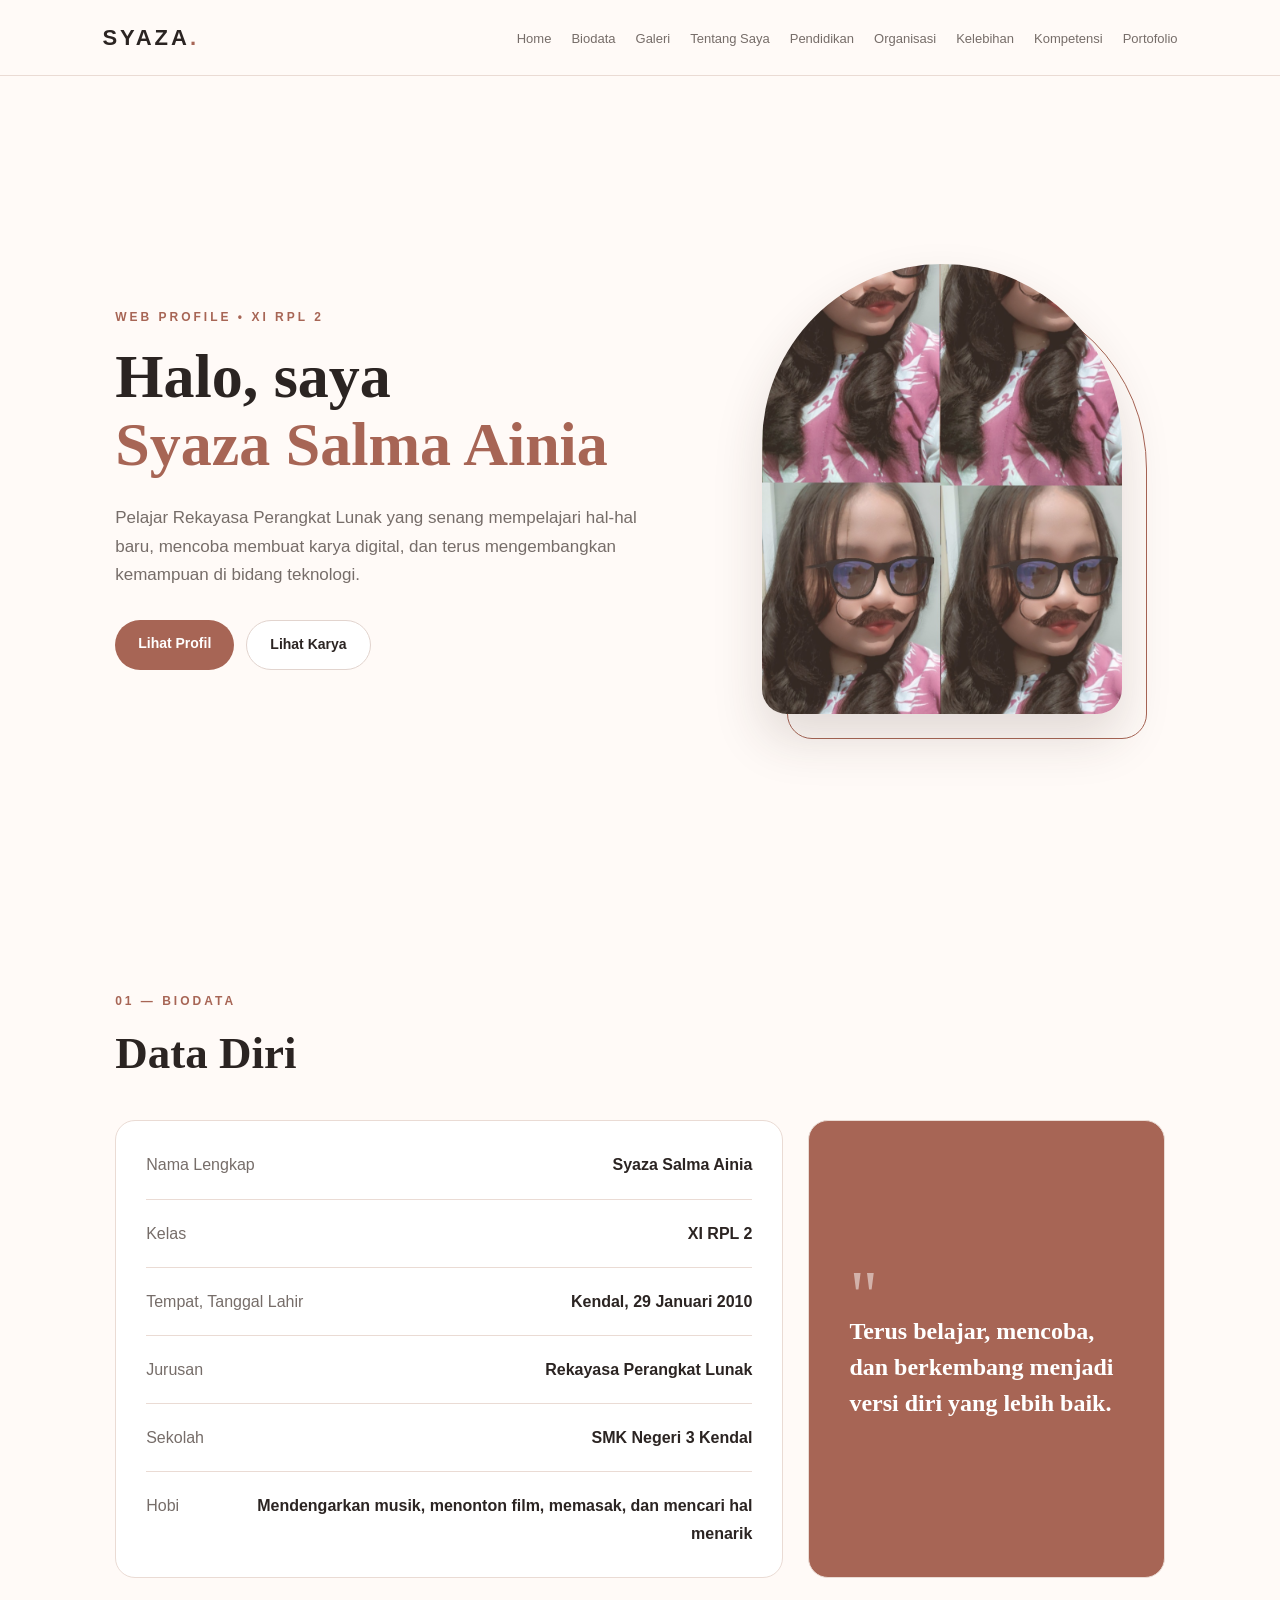
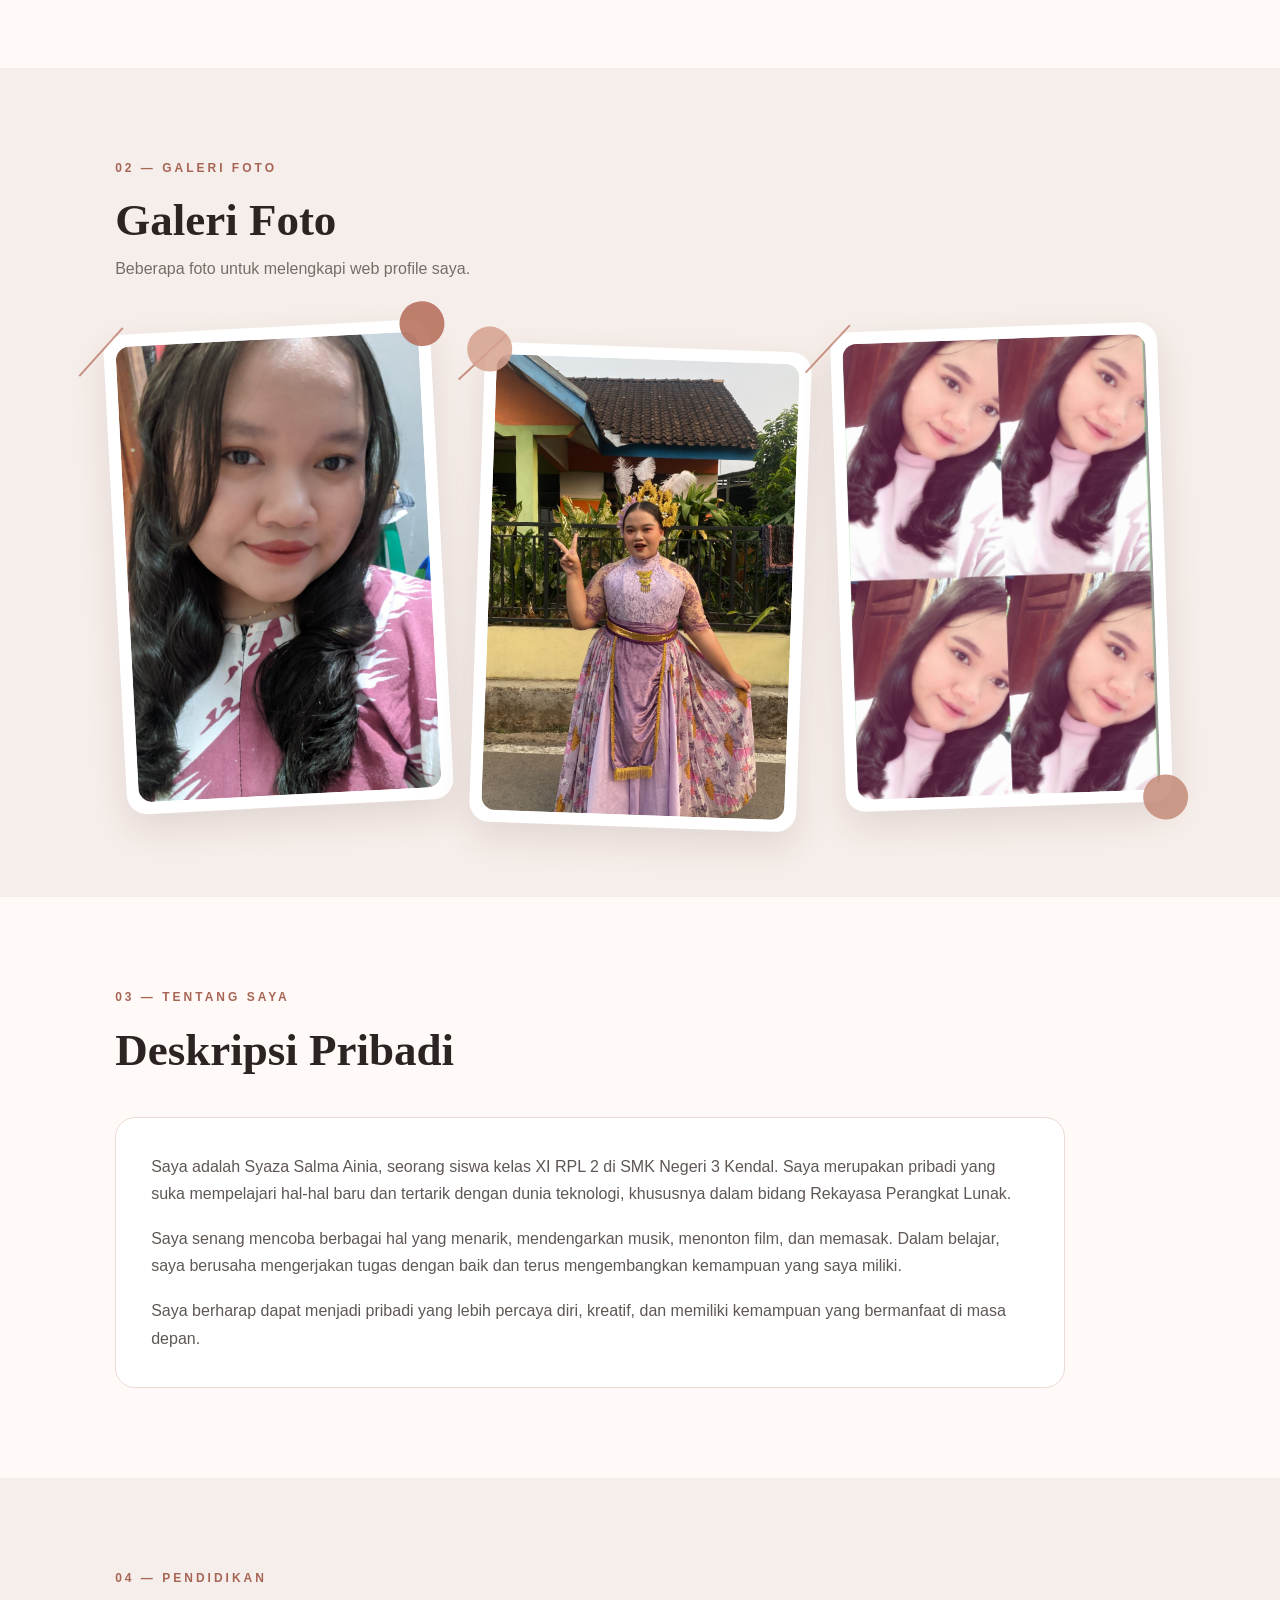
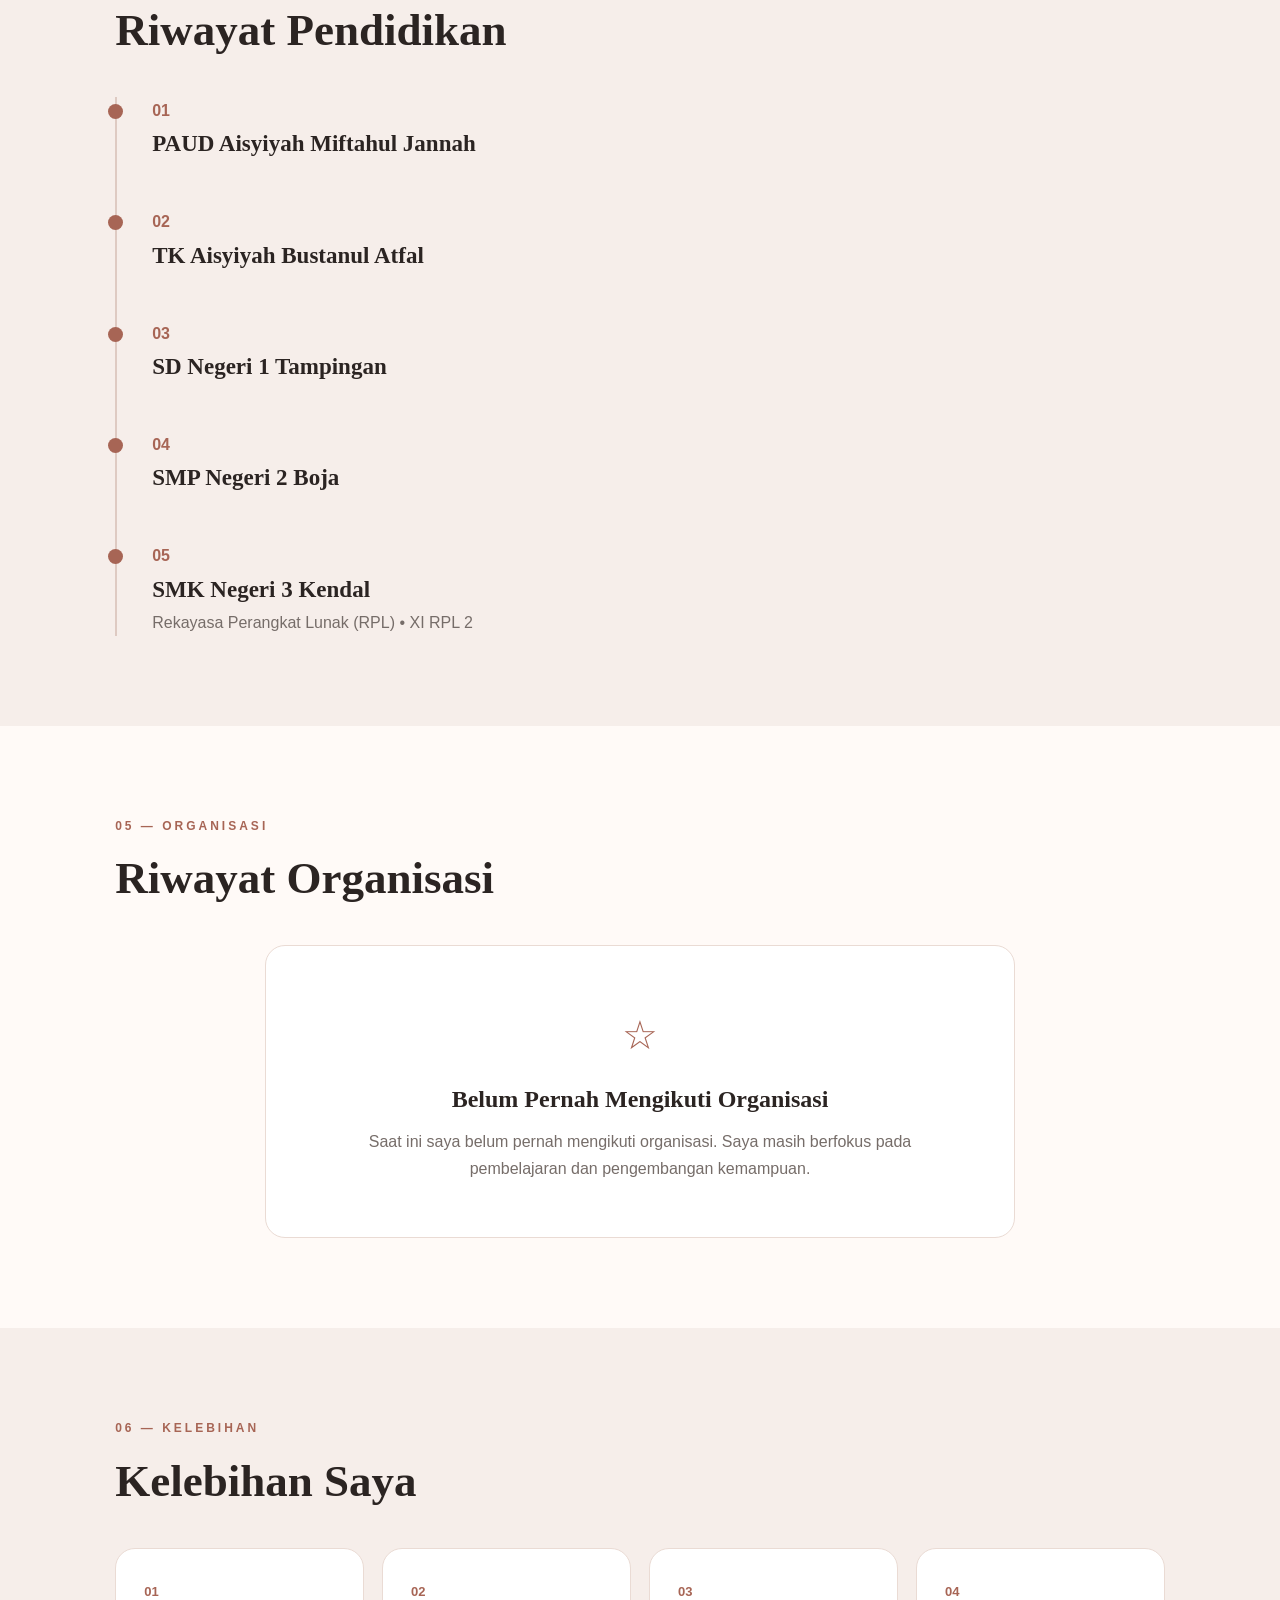
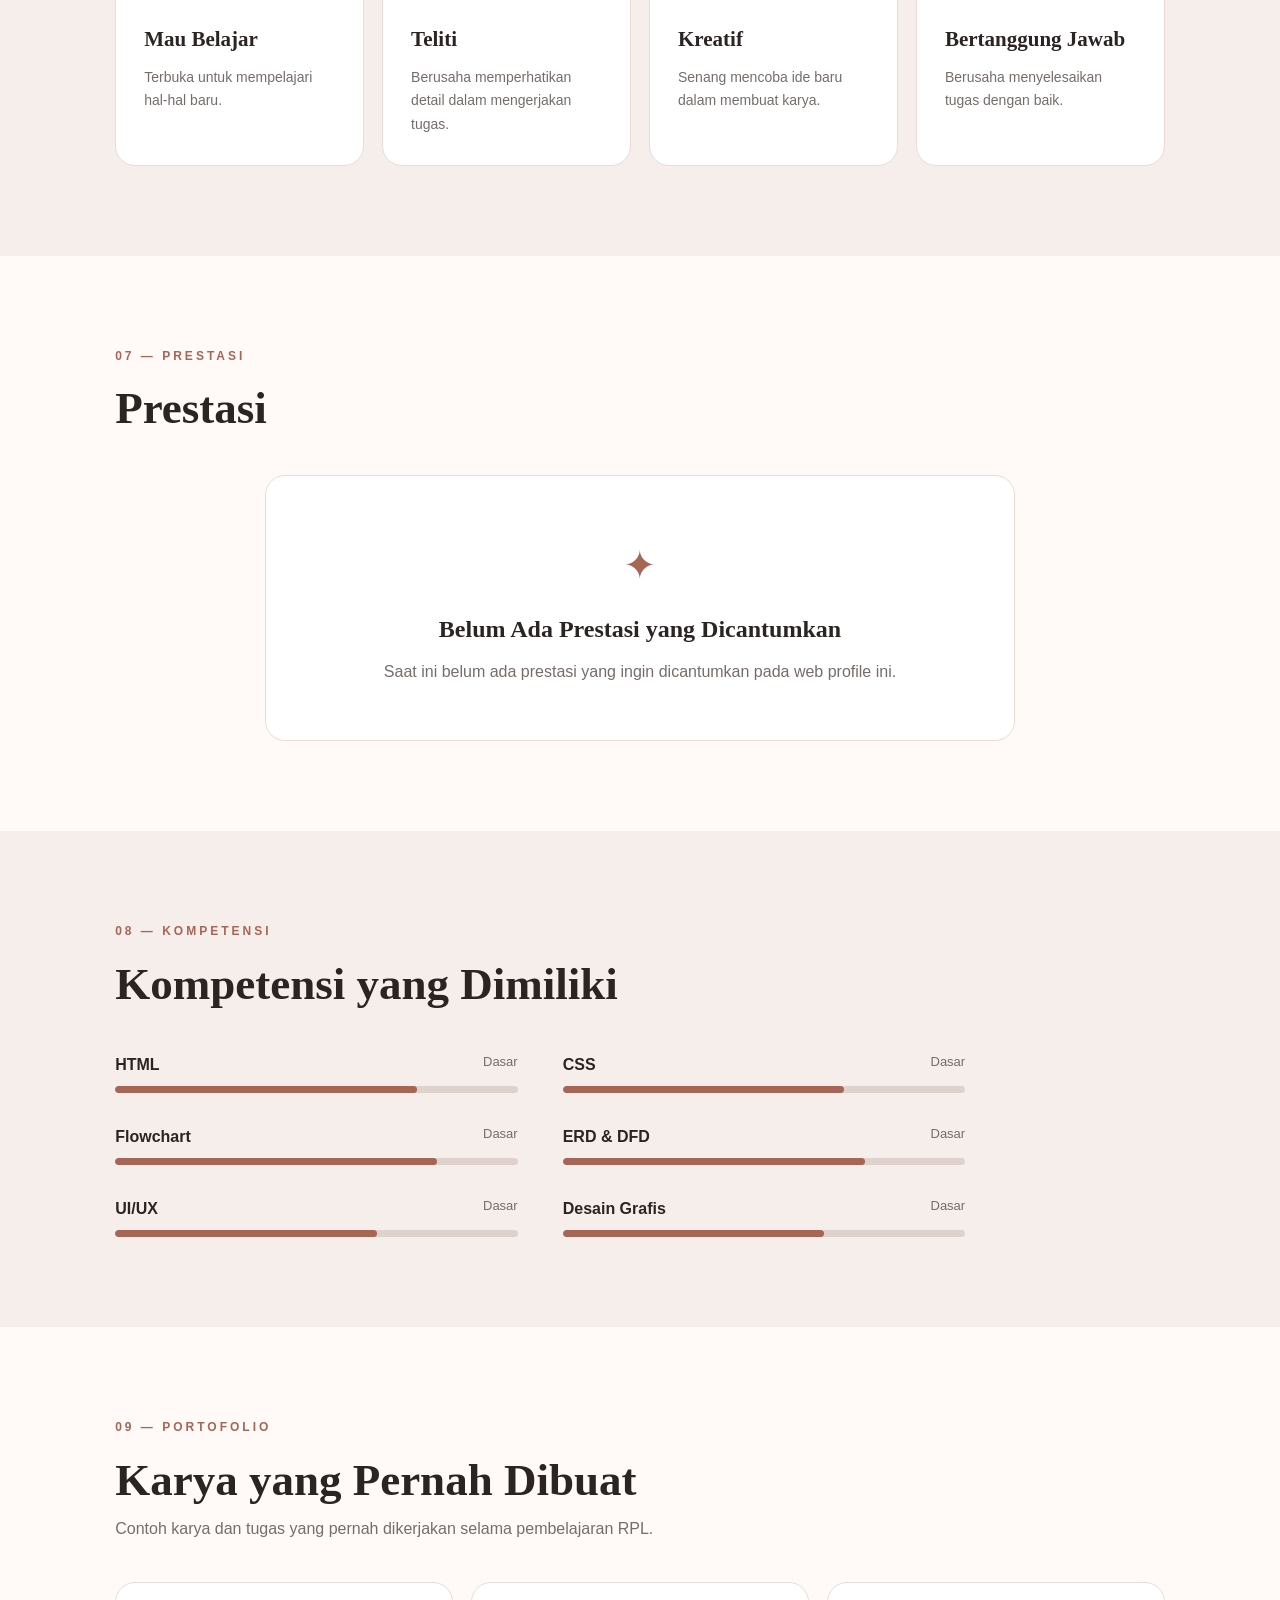
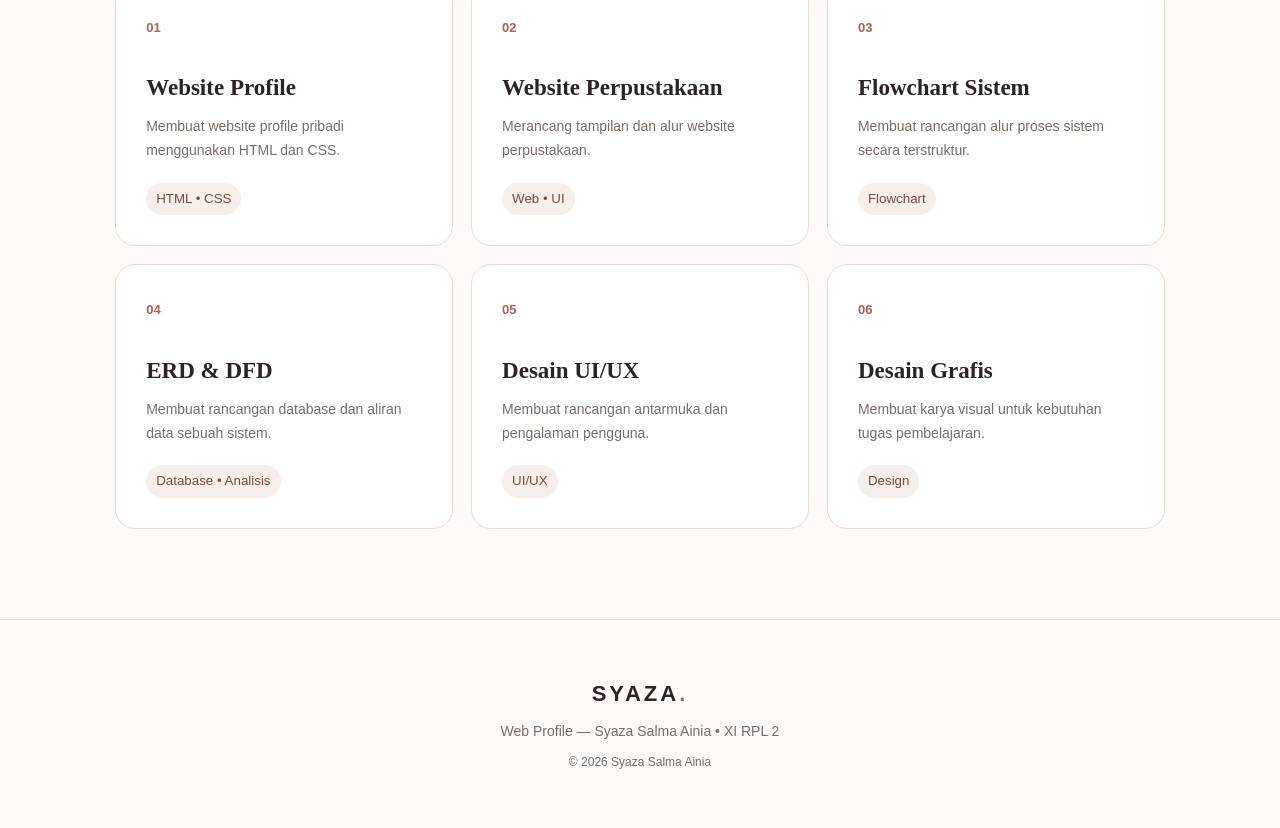
<file: KKRPL_SYAZASALMA/XI_RPL_2_SYAZASALMA/WEB_BIODATA/index.html>
<!DOCTYPE html>
<html lang="id">
<head>
    <meta charset="UTF-8">
    <meta name="viewport" content="width=device-width, initial-scale=1.0">

    <title>Web Profile | Syaza Salma Ainia</title>

    <link rel="stylesheet" href="style.css">
</head>

<body>

    <!-- ================= NAVBAR ================= -->
    <header>
        <nav class="navbar">

            <div class="logo">
                SYAZA<span>.</span>
            </div>

            <ul class="nav-menu">
                <li><a href="#home">Home</a></li>
                <li><a href="#biodata">Biodata</a></li>
                <li><a href="#galeri">Galeri</a></li>
                <li><a href="#tentang">Tentang Saya</a></li>
                <li><a href="#pendidikan">Pendidikan</a></li>
                <li><a href="#organisasi">Organisasi</a></li>
                <li><a href="#kelebihan">Kelebihan</a></li>
                <li><a href="#kompetensi">Kompetensi</a></li>
                <li><a href="#portfolio">Portofolio</a></li>
            </ul>

        </nav>
    </header>


    <!-- ================= HOME ================= -->
    <section id="home" class="home">

        <div class="home-text">

            <p class="small-title">
                WEB PROFILE • XI RPL 2
            </p>

            <h1>
                Halo, saya
                <br>
                <span>Syaza Salma Ainia</span>
            </h1>

            <p class="description">
                Pelajar Rekayasa Perangkat Lunak yang senang
                mempelajari hal-hal baru, mencoba membuat karya
                digital, dan terus mengembangkan kemampuan
                di bidang teknologi.
            </p>

            <div class="button-area">

                <a href="#biodata" class="button utama">
                    Lihat Profil
                </a>

                <a href="#portfolio" class="button kedua">
                    Lihat Karya
                </a>

            </div>

        </div>


        <div class="home-photo">

            <div class="photo-border"></div>

            <img
                src="foto_profil.jpeg"
                alt="Foto Syaza Salma Ainia"
            >

        </div>

    </section>



    <!-- ================= BIODATA ================= -->
    <section id="biodata" class="section">

        <div class="judul-section">

            <p class="small-title">
                01 — BIODATA
            </p>

            <h2>
                Data Diri
            </h2>

        </div>


        <div class="biodata-container">

            <div class="biodata-card">

                <div class="data">
                    <span>Nama Lengkap</span>
                    <strong>Syaza Salma Ainia</strong>
                </div>

                <div class="data">
                    <span>Kelas</span>
                    <strong>XI RPL 2</strong>
                </div>

                <div class="data">
                    <span>Tempat, Tanggal Lahir</span>
                    <strong>Kendal, 29 Januari 2010</strong>
                </div>

                <div class="data">
                    <span>Jurusan</span>
                    <strong>Rekayasa Perangkat Lunak</strong>
                </div>

                <div class="data">
                    <span>Sekolah</span>
                    <strong>SMK Negeri 3 Kendal</strong>
                </div>

                <div class="data">
                    <span>Hobi</span>
                    <strong>
                        Mendengarkan musik, menonton film,
                        memasak, dan mencari hal menarik
                    </strong>
                </div>

            </div>


            <div class="quote-card">

                <p class="quote">
                    "
                </p>

                <h3>
                    Terus belajar, mencoba,
                    dan berkembang menjadi
                    versi diri yang lebih baik.
                </h3>

            </div>

        </div>

    </section>



<!-- ================= GALERI ================= -->
<section id="galeri" class="section warna">
    <div class="judul-section">
        <p class="small-title">02 — GALERI FOTO</p>
        <h2>Galeri Foto</h2>
        <p class="subjudul">
            Beberapa foto untuk melengkapi web profile saya.
        </p>
    </div>

    <div class="gallery-aesthetic">

        <!-- FOTO 1 -->
        <div class="photo-card photo-one">
            <div class="photo-decoration"></div>
            <img src="foto1.jpeg" alt="Foto Syaza 1">
        </div>

        <!-- FOTO 2 -->
        <div class="photo-card photo-two">
            <div class="photo-decoration"></div>
            <img src="foto2.jpeg" alt="Foto Syaza 2">
        </div>

        <!-- FOTO 3 -->
        <div class="photo-card photo-three">
            <div class="photo-decoration"></div>
            <img src="foto3.jpeg" alt="Foto Syaza 3">
        </div>

    </div>
</section>



    <!-- ================= DESKRIPSI PRIBADI ================= -->
    <section id="tentang" class="section">

        <div class="judul-section">

            <p class="small-title">
                03 — TENTANG SAYA
            </p>

            <h2>
                Deskripsi Pribadi
            </h2>

        </div>


        <div class="about-card">

            <p>
                Saya adalah Syaza Salma Ainia, seorang siswa
                kelas XI RPL 2 di SMK Negeri 3 Kendal.
                Saya merupakan pribadi yang suka mempelajari
                hal-hal baru dan tertarik dengan dunia teknologi,
                khususnya dalam bidang Rekayasa Perangkat Lunak.
            </p>

            <p>
                Saya senang mencoba berbagai hal yang menarik,
                mendengarkan musik, menonton film, dan memasak.
                Dalam belajar, saya berusaha mengerjakan tugas
                dengan baik dan terus mengembangkan kemampuan
                yang saya miliki.
            </p>

            <p>
                Saya berharap dapat menjadi pribadi yang lebih
                percaya diri, kreatif, dan memiliki kemampuan
                yang bermanfaat di masa depan.
            </p>

        </div>

    </section>



    <!-- ================= RIWAYAT PENDIDIKAN ================= -->
    <section id="pendidikan" class="section warna">

        <div class="judul-section">

            <p class="small-title">
                04 — PENDIDIKAN
            </p>

            <h2>
                Riwayat Pendidikan
            </h2>

        </div>


        <div class="timeline">


            <!-- PAUD -->
            <div class="timeline-item">

                <div class="lingkaran"></div>

                <div class="timeline-content">

                    <p>01</p>

                    <h3>
                        PAUD Aisyiyah Miftahul Jannah
                    </h3>

                </div>

            </div>


            <!-- TK -->
            <div class="timeline-item">

                <div class="lingkaran"></div>

                <div class="timeline-content">

                    <p>02</p>

                    <h3>
                        TK Aisyiyah Bustanul Atfal
                    </h3>

                </div>

            </div>


            <!-- SD -->
            <div class="timeline-item">

                <div class="lingkaran"></div>

                <div class="timeline-content">

                    <p>03</p>

                    <h3>
                        SD Negeri 1 Tampingan
                    </h3>

                </div>

            </div>


            <!-- SMP -->
            <div class="timeline-item">

                <div class="lingkaran"></div>

                <div class="timeline-content">

                    <p>04</p>

                    <h3>
                        SMP Negeri 2 Boja
                    </h3>

                </div>

            </div>


            <!-- SMK -->
            <div class="timeline-item">

                <div class="lingkaran"></div>

                <div class="timeline-content">

                    <p>05</p>

                    <h3>
                        SMK Negeri 3 Kendal
                    </h3>

                    <span>
                        Rekayasa Perangkat Lunak (RPL) • XI RPL 2
                    </span>

                </div>

            </div>

        </div>

    </section>



    <!-- ================= ORGANISASI ================= -->
    <section id="organisasi" class="section">

        <div class="judul-section">

            <p class="small-title">
                05 — ORGANISASI
            </p>

            <h2>
                Riwayat Organisasi
            </h2>

        </div>


        <div class="empty-card">

            <div class="icon">
                ☆
            </div>

            <h3>
                Belum Pernah Mengikuti Organisasi
            </h3>

            <p>
                Saat ini saya belum pernah mengikuti organisasi.
                Saya masih berfokus pada pembelajaran dan
                pengembangan kemampuan.
            </p>

        </div>

    </section>



    <!-- ================= KELEBIHAN ================= -->
    <section id="kelebihan" class="section warna">

        <div class="judul-section">

            <p class="small-title">
                06 — KELEBIHAN
            </p>

            <h2>
                Kelebihan Saya
            </h2>

        </div>


        <div class="kelebihan-grid">


            <div class="kelebihan-card">

                <span>01</span>

                <h3>
                    Mau Belajar
                </h3>

                <p>
                    Terbuka untuk mempelajari
                    hal-hal baru.
                </p>

            </div>


            <div class="kelebihan-card">

                <span>02</span>

                <h3>
                    Teliti
                </h3>

                <p>
                    Berusaha memperhatikan detail
                    dalam mengerjakan tugas.
                </p>

            </div>


            <div class="kelebihan-card">

                <span>03</span>

                <h3>
                    Kreatif
                </h3>

                <p>
                    Senang mencoba ide baru
                    dalam membuat karya.
                </p>

            </div>


            <div class="kelebihan-card">

                <span>04</span>

                <h3>
                    Bertanggung Jawab
                </h3>

                <p>
                    Berusaha menyelesaikan
                    tugas dengan baik.
                </p>

            </div>

        </div>

    </section>



    <!-- ================= PRESTASI ================= -->
    <section id="prestasi" class="section">

        <div class="judul-section">

            <p class="small-title">
                07 — PRESTASI
            </p>

            <h2>
                Prestasi
            </h2>

        </div>


        <div class="empty-card">

            <div class="icon">
                ✦
            </div>

            <h3>
                Belum Ada Prestasi yang Dicantumkan
            </h3>

            <p>
                Saat ini belum ada prestasi yang ingin
                dicantumkan pada web profile ini.
            </p>

        </div>

    </section>



    <!-- ================= KOMPETENSI ================= -->
    <section id="kompetensi" class="section warna">

        <div class="judul-section">

            <p class="small-title">
                08 — KOMPETENSI
            </p>

            <h2>
                Kompetensi yang Dimiliki
            </h2>

        </div>


        <div class="skills">


            <div class="skill">

                <div class="skill-name">
                    <span>HTML</span>
                    <span>Dasar</span>
                </div>

                <div class="bar">
                    <div class="isi-bar html"></div>
                </div>

            </div>


            <div class="skill">

                <div class="skill-name">
                    <span>CSS</span>
                    <span>Dasar</span>
                </div>

                <div class="bar">
                    <div class="isi-bar css"></div>
                </div>

            </div>


            <div class="skill">

                <div class="skill-name">
                    <span>Flowchart</span>
                    <span>Dasar</span>
                </div>

                <div class="bar">
                    <div class="isi-bar flowchart"></div>
                </div>

            </div>


            <div class="skill">

                <div class="skill-name">
                    <span>ERD & DFD</span>
                    <span>Dasar</span>
                </div>

                <div class="bar">
                    <div class="isi-bar erd"></div>
                </div>

            </div>


            <div class="skill">

                <div class="skill-name">
                    <span>UI/UX</span>
                    <span>Dasar</span>
                </div>

                <div class="bar">
                    <div class="isi-bar uiux"></div>
                </div>

            </div>


            <div class="skill">

                <div class="skill-name">
                    <span>Desain Grafis</span>
                    <span>Dasar</span>
                </div>

                <div class="bar">
                    <div class="isi-bar desain"></div>
                </div>

            </div>

        </div>

    </section>



    <!-- ================= PORTOFOLIO ================= -->
    <section id="portfolio" class="section">

        <div class="judul-section">

            <p class="small-title">
                09 — PORTOFOLIO
            </p>

            <h2>
                Karya yang Pernah Dibuat
            </h2>

            <p class="subjudul">
                Contoh karya dan tugas yang pernah dikerjakan
                selama pembelajaran RPL.
            </p>

        </div>


        <div class="portfolio-grid">


            <div class="portfolio-card">

                <span>01</span>

                <h3>
                    Website Profile
                </h3>

                <p>
                    Membuat website profile pribadi
                    menggunakan HTML dan CSS.
                </p>

                <small>
                    HTML • CSS
                </small>

            </div>


            <div class="portfolio-card">

                <span>02</span>

                <h3>
                    Website Perpustakaan
                </h3>

                <p>
                    Merancang tampilan dan alur
                    website perpustakaan.
                </p>

                <small>
                    Web • UI
                </small>

            </div>


            <div class="portfolio-card">

                <span>03</span>

                <h3>
                    Flowchart Sistem
                </h3>

                <p>
                    Membuat rancangan alur proses
                    sistem secara terstruktur.
                </p>

                <small>
                    Flowchart
                </small>

            </div>


            <div class="portfolio-card">

                <span>04</span>

                <h3>
                    ERD & DFD
                </h3>

                <p>
                    Membuat rancangan database
                    dan aliran data sebuah sistem.
                </p>

                <small>
                    Database • Analisis
                </small>

            </div>


            <div class="portfolio-card">

                <span>05</span>

                <h3>
                    Desain UI/UX
                </h3>

                <p>
                    Membuat rancangan antarmuka
                    dan pengalaman pengguna.
                </p>

                <small>
                    UI/UX
                </small>

            </div>


            <div class="portfolio-card">

                <span>06</span>

                <h3>
                    Desain Grafis
                </h3>

                <p>
                    Membuat karya visual untuk
                    kebutuhan tugas pembelajaran.
                </p>

                <small>
                    Design
                </small>

            </div>

        </div>

    </section>



    <!-- ================= FOOTER ================= -->
    <footer>

        <div class="footer-logo">
            SYAZA<span>.</span>
        </div>

        <p>
            Web Profile — Syaza Salma Ainia • XI RPL 2
        </p>

        <p class="copyright">
            © 2026 Syaza Salma Ainia
        </p>

    </footer>


</body>
</html>
</file>
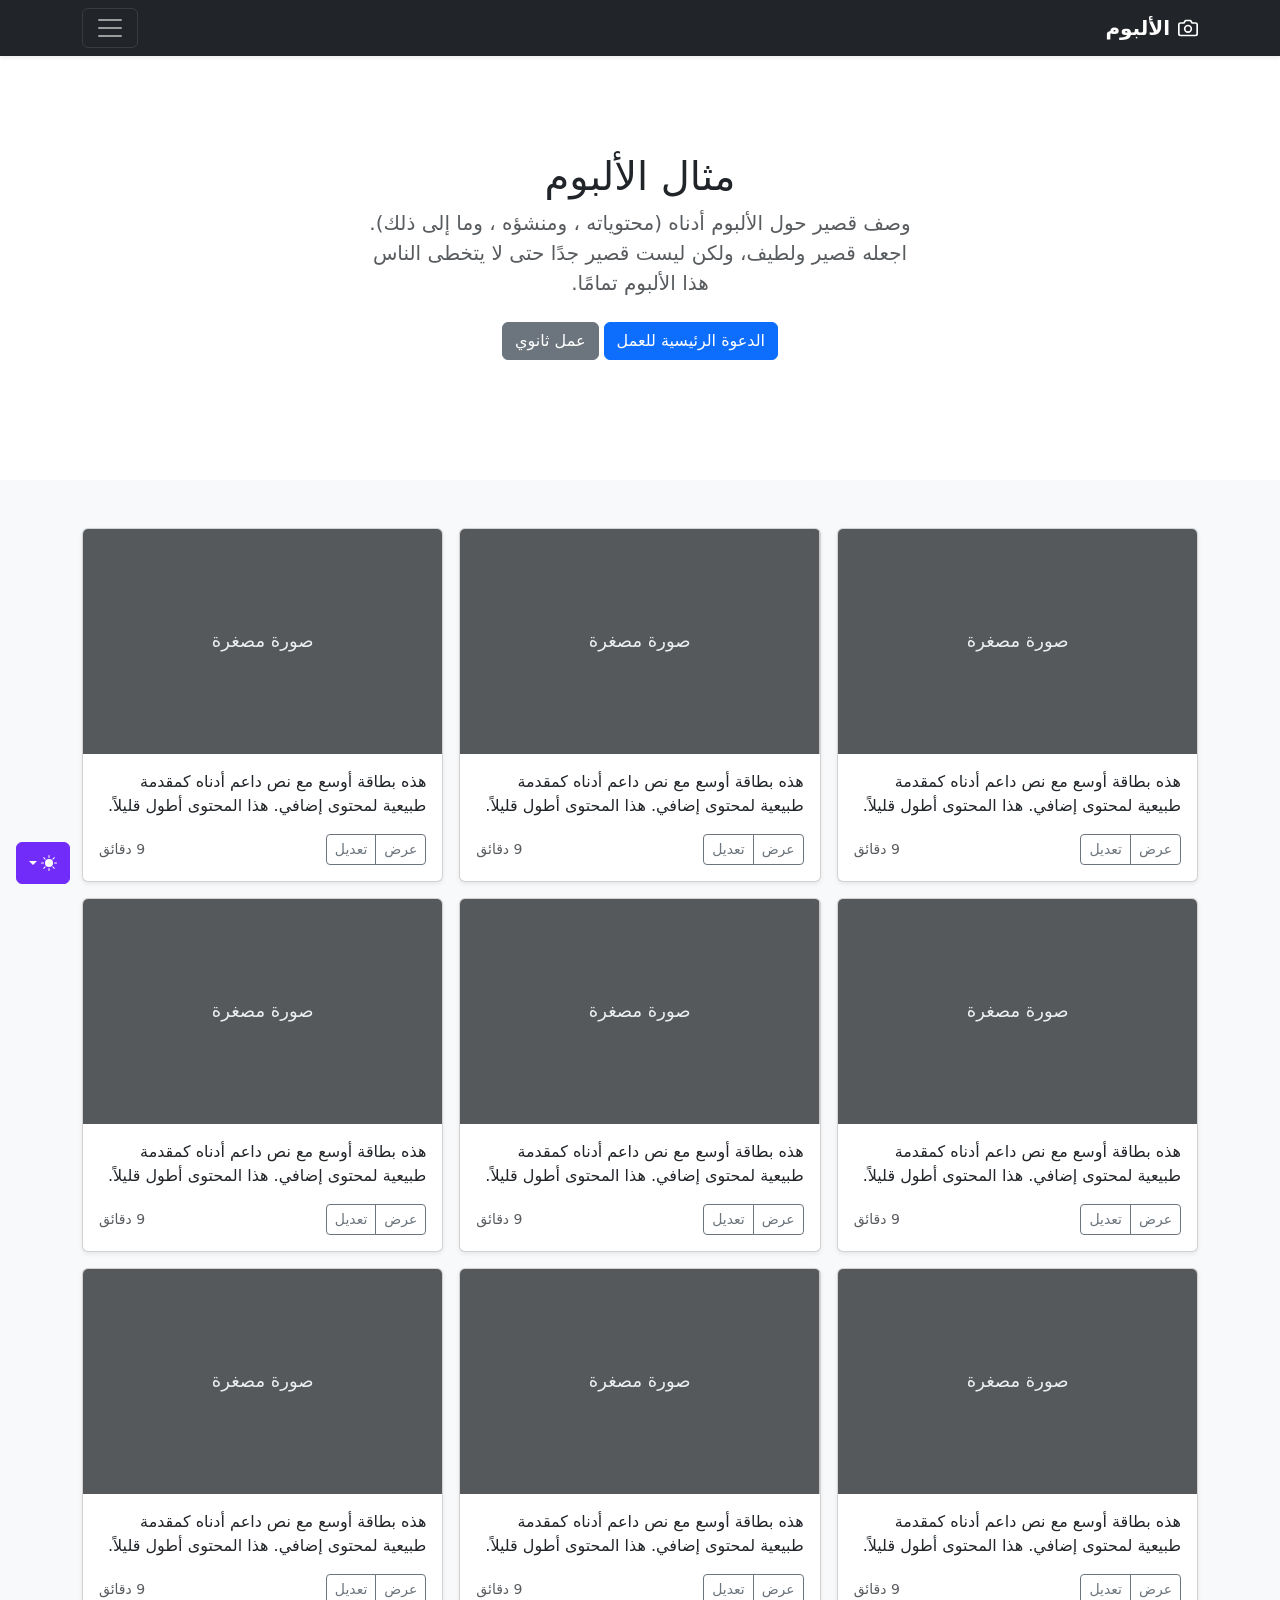
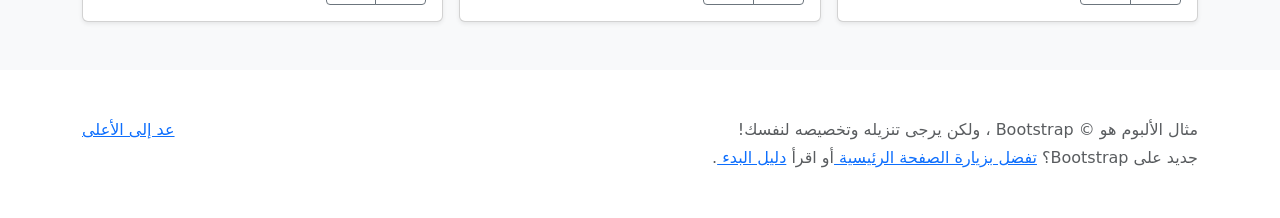
<file: KKRPL_SYAZASALMA/XI_RPL_2_SYAZASALMA/bootstrap/examples/bootstrap-5.3.8-examples/album-rtl/index.html>
<!doctype html>
<html lang="ar" dir="rtl" data-bs-theme="auto">
  <head>
    <meta charset="utf-8" />
    <meta name="viewport" content="width=device-width, initial-scale=1" />
    <meta name="description" content="" />
    <meta
      name="author"
      content="Mark Otto, Jacob Thornton, and Bootstrap contributors"
    />
    <meta name="generator" content="Astro v5.13.2" />
    <title>مثال الألبوم · Bootstrap v5.3</title>
    <link
      rel="canonical"
      href="https://getbootstrap.com/docs/5.3/examples/album-rtl/"
    />
    <script src="../assets/js/color-modes.js"></script>
    <link href="../assets/dist/css/bootstrap.rtl.min.css" rel="stylesheet" />
    <meta name="theme-color" content="#712cf9" />
    <style>
      .bd-placeholder-img {
        font-size: 1.125rem;
        text-anchor: middle;
        -webkit-user-select: none;
        -moz-user-select: none;
        user-select: none;
      }
      @media (min-width: 768px) {
        .bd-placeholder-img-lg {
          font-size: 3.5rem;
        }
      }
      .b-example-divider {
        width: 100%;
        height: 3rem;
        background-color: #0000001a;
        border: solid rgba(0, 0, 0, 0.15);
        border-width: 1px 0;
        box-shadow:
          inset 0 0.5em 1.5em #0000001a,
          inset 0 0.125em 0.5em #00000026;
      }
      .b-example-vr {
        flex-shrink: 0;
        width: 1.5rem;
        height: 100vh;
      }
      .bi {
        vertical-align: -0.125em;
        fill: currentColor;
      }
      .nav-scroller {
        position: relative;
        z-index: 2;
        height: 2.75rem;
        overflow-y: hidden;
      }
      .nav-scroller .nav {
        display: flex;
        flex-wrap: nowrap;
        padding-bottom: 1rem;
        margin-top: -1px;
        overflow-x: auto;
        text-align: center;
        white-space: nowrap;
        -webkit-overflow-scrolling: touch;
      }
      .btn-bd-primary {
        --bd-violet-bg: #712cf9;
        --bd-violet-rgb: 112.520718, 44.062154, 249.437846;
        --bs-btn-font-weight: 600;
        --bs-btn-color: var(--bs-white);
        --bs-btn-bg: var(--bd-violet-bg);
        --bs-btn-border-color: var(--bd-violet-bg);
        --bs-btn-hover-color: var(--bs-white);
        --bs-btn-hover-bg: #6528e0;
        --bs-btn-hover-border-color: #6528e0;
        --bs-btn-focus-shadow-rgb: var(--bd-violet-rgb);
        --bs-btn-active-color: var(--bs-btn-hover-color);
        --bs-btn-active-bg: #5a23c8;
        --bs-btn-active-border-color: #5a23c8;
      }
      .bd-mode-toggle {
        z-index: 1500;
      }
      .bd-mode-toggle .bi {
        width: 1em;
        height: 1em;
      }
      .bd-mode-toggle .dropdown-menu .active .bi {
        display: block !important;
      }
    </style>
  </head>
  <body>
    <svg xmlns="http://www.w3.org/2000/svg" class="d-none">
      <symbol id="check2" viewBox="0 0 16 16">
        <path
          d="M13.854 3.646a.5.5 0 0 1 0 .708l-7 7a.5.5 0 0 1-.708 0l-3.5-3.5a.5.5 0 1 1 .708-.708L6.5 10.293l6.646-6.647a.5.5 0 0 1 .708 0z"
        ></path>
      </symbol>
      <symbol id="circle-half" viewBox="0 0 16 16">
        <path
          d="M8 15A7 7 0 1 0 8 1v14zm0 1A8 8 0 1 1 8 0a8 8 0 0 1 0 16z"
        ></path>
      </symbol>
      <symbol id="moon-stars-fill" viewBox="0 0 16 16">
        <path
          d="M6 .278a.768.768 0 0 1 .08.858 7.208 7.208 0 0 0-.878 3.46c0 4.021 3.278 7.277 7.318 7.277.527 0 1.04-.055 1.533-.16a.787.787 0 0 1 .81.316.733.733 0 0 1-.031.893A8.349 8.349 0 0 1 8.344 16C3.734 16 0 12.286 0 7.71 0 4.266 2.114 1.312 5.124.06A.752.752 0 0 1 6 .278z"
        ></path>
        <path
          d="M10.794 3.148a.217.217 0 0 1 .412 0l.387 1.162c.173.518.579.924 1.097 1.097l1.162.387a.217.217 0 0 1 0 .412l-1.162.387a1.734 1.734 0 0 0-1.097 1.097l-.387 1.162a.217.217 0 0 1-.412 0l-.387-1.162A1.734 1.734 0 0 0 9.31 6.593l-1.162-.387a.217.217 0 0 1 0-.412l1.162-.387a1.734 1.734 0 0 0 1.097-1.097l.387-1.162zM13.863.099a.145.145 0 0 1 .274 0l.258.774c.115.346.386.617.732.732l.774.258a.145.145 0 0 1 0 .274l-.774.258a1.156 1.156 0 0 0-.732.732l-.258.774a.145.145 0 0 1-.274 0l-.258-.774a1.156 1.156 0 0 0-.732-.732l-.774-.258a.145.145 0 0 1 0-.274l.774-.258c.346-.115.617-.386.732-.732L13.863.1z"
        ></path>
      </symbol>
      <symbol id="sun-fill" viewBox="0 0 16 16">
        <path
          d="M8 12a4 4 0 1 0 0-8 4 4 0 0 0 0 8zM8 0a.5.5 0 0 1 .5.5v2a.5.5 0 0 1-1 0v-2A.5.5 0 0 1 8 0zm0 13a.5.5 0 0 1 .5.5v2a.5.5 0 0 1-1 0v-2A.5.5 0 0 1 8 13zm8-5a.5.5 0 0 1-.5.5h-2a.5.5 0 0 1 0-1h2a.5.5 0 0 1 .5.5zM3 8a.5.5 0 0 1-.5.5h-2a.5.5 0 0 1 0-1h2A.5.5 0 0 1 3 8zm10.657-5.657a.5.5 0 0 1 0 .707l-1.414 1.415a.5.5 0 1 1-.707-.708l1.414-1.414a.5.5 0 0 1 .707 0zm-9.193 9.193a.5.5 0 0 1 0 .707L3.05 13.657a.5.5 0 0 1-.707-.707l1.414-1.414a.5.5 0 0 1 .707 0zm9.193 2.121a.5.5 0 0 1-.707 0l-1.414-1.414a.5.5 0 0 1 .707-.707l1.414 1.414a.5.5 0 0 1 0 .707zM4.464 4.465a.5.5 0 0 1-.707 0L2.343 3.05a.5.5 0 1 1 .707-.707l1.414 1.414a.5.5 0 0 1 0 .708z"
        ></path>
      </symbol>
    </svg>
    <div
      class="dropdown position-fixed bottom-0 end-0 mb-3 me-3 bd-mode-toggle"
    >
      <button
        class="btn btn-bd-primary py-2 dropdown-toggle d-flex align-items-center"
        id="bd-theme"
        type="button"
        aria-expanded="false"
        data-bs-toggle="dropdown"
        aria-label="Toggle theme (auto)"
      >
        <svg class="bi my-1 theme-icon-active" aria-hidden="true">
          <use href="#circle-half"></use>
        </svg>
        <span class="visually-hidden" id="bd-theme-text">Toggle theme</span>
      </button>
      <ul
        class="dropdown-menu dropdown-menu-end shadow"
        aria-labelledby="bd-theme-text"
      >
        <li>
          <button
            type="button"
            class="dropdown-item d-flex align-items-center"
            data-bs-theme-value="light"
            aria-pressed="false"
          >
            <svg class="bi me-2 opacity-50" aria-hidden="true">
              <use href="#sun-fill"></use>
            </svg>
            Light
            <svg class="bi ms-auto d-none" aria-hidden="true">
              <use href="#check2"></use>
            </svg>
          </button>
        </li>
        <li>
          <button
            type="button"
            class="dropdown-item d-flex align-items-center"
            data-bs-theme-value="dark"
            aria-pressed="false"
          >
            <svg class="bi me-2 opacity-50" aria-hidden="true">
              <use href="#moon-stars-fill"></use>
            </svg>
            Dark
            <svg class="bi ms-auto d-none" aria-hidden="true">
              <use href="#check2"></use>
            </svg>
          </button>
        </li>
        <li>
          <button
            type="button"
            class="dropdown-item d-flex align-items-center active"
            data-bs-theme-value="auto"
            aria-pressed="true"
          >
            <svg class="bi me-2 opacity-50" aria-hidden="true">
              <use href="#circle-half"></use>
            </svg>
            Auto
            <svg class="bi ms-auto d-none" aria-hidden="true">
              <use href="#check2"></use>
            </svg>
          </button>
        </li>
      </ul>
    </div>
    <header data-bs-theme="dark">
      <div class="collapse text-bg-dark" id="navbarHeader">
        <div class="container">
          <div class="row">
            <div class="col-sm-8 col-md-7 py-4">
              <h4>حول</h4>
              <p class="text-body-secondary">
                أضف بعض المعلومات حول الألبوم، المؤلف، أو أي سياق خلفية آخر.
                اجعلها بضع جمل حتى يتمكن الزوار من التقاط بعض التلميحات المفيدة.
                ثم اربطها ببعض مواقع التواصل الاجتماعي أو معلومات الاتصال.
              </p>
            </div>
            <div class="col-sm-4 offset-md-1 py-4">
              <h4>تواصل معي</h4>
              <ul class="list-unstyled">
                <li><a href="#" class="text-white">تابعني على تويتر</a></li>
                <li>
                  <a href="#" class="text-white">شاركني الإعجاب في فيسبوك</a>
                </li>
                <li>
                  <a href="#" class="text-white"
                    >راسلني على البريد الإلكتروني</a
                  >
                </li>
              </ul>
            </div>
          </div>
        </div>
      </div>
      <div class="navbar navbar-dark bg-dark shadow-sm">
        <div class="container">
          <a href="#" class="navbar-brand d-flex align-items-center">
            <svg
              xmlns="http://www.w3.org/2000/svg"
              width="20"
              height="20"
              fill="none"
              stroke="currentColor"
              stroke-linecap="round"
              stroke-linejoin="round"
              stroke-width="2"
              aria-hidden="true"
              class="me-2"
              viewBox="0 0 24 24"
            >
              <path
                d="M23 19a2 2 0 0 1-2 2H3a2 2 0 0 1-2-2V8a2 2 0 0 1 2-2h4l2-3h6l2 3h4a2 2 0 0 1 2 2z"
              ></path>
              <circle cx="12" cy="13" r="4"></circle>
            </svg>
            <strong>الألبوم</strong>
          </a>
          <button
            class="navbar-toggler"
            type="button"
            data-bs-toggle="collapse"
            data-bs-target="#navbarHeader"
            aria-controls="navbarHeader"
            aria-expanded="false"
            aria-label="تبديل التنقل"
          >
            <span class="navbar-toggler-icon"></span>
          </button>
        </div>
      </div>
    </header>
    <main>
      <section class="py-5 text-center container">
        <div class="row py-lg-5">
          <div class="col-lg-6 col-md-8 mx-auto">
            <h1 class="fw-light">مثال الألبوم</h1>
            <p class="lead text-body-secondary">
              وصف قصير حول الألبوم أدناه (محتوياته ، ومنشؤه ، وما إلى ذلك).
              اجعله قصير ولطيف، ولكن ليست قصير جدًا حتى لا يتخطى الناس هذا
              الألبوم تمامًا.
            </p>
            <p>
              <a href="#" class="btn btn-primary my-2">الدعوة الرئيسية للعمل</a>
              <a href="#" class="btn btn-secondary my-2">عمل ثانوي</a>
            </p>
          </div>
        </div>
      </section>
      <div class="album py-5 bg-body-tertiary">
        <div class="container">
          <div class="row row-cols-1 row-cols-sm-2 row-cols-md-3 g-3">
            <div class="col">
              <div class="card shadow-sm">
                <svg
                  aria-label="Placeholder: صورة مصغرة"
                  class="bd-placeholder-img card-img-top"
                  height="225"
                  preserveAspectRatio="xMidYMid slice"
                  role="img"
                  width="100%"
                  xmlns="http://www.w3.org/2000/svg"
                >
                  <title>Placeholder</title>
                  <rect width="100%" height="100%" fill="#55595c"></rect>
                  <text x="50%" y="50%" fill="#eceeef" dy=".3em">
                    صورة مصغرة
                  </text>
                </svg>
                <div class="card-body">
                  <p class="card-text">
                    هذه بطاقة أوسع مع نص داعم أدناه كمقدمة طبيعية لمحتوى إضافي.
                    هذا المحتوى أطول قليلاً.
                  </p>
                  <div
                    class="d-flex justify-content-between align-items-center"
                  >
                    <div class="btn-group">
                      <button
                        type="button"
                        class="btn btn-sm btn-outline-secondary"
                      >
                        عرض
                      </button>
                      <button
                        type="button"
                        class="btn btn-sm btn-outline-secondary"
                      >
                        تعديل
                      </button>
                    </div>
                    <small class="text-body-secondary">9 دقائق</small>
                  </div>
                </div>
              </div>
            </div>
            <div class="col">
              <div class="card shadow-sm">
                <svg
                  aria-label="Placeholder: صورة مصغرة"
                  class="bd-placeholder-img card-img-top"
                  height="225"
                  preserveAspectRatio="xMidYMid slice"
                  role="img"
                  width="100%"
                  xmlns="http://www.w3.org/2000/svg"
                >
                  <title>Placeholder</title>
                  <rect width="100%" height="100%" fill="#55595c"></rect>
                  <text x="50%" y="50%" fill="#eceeef" dy=".3em">
                    صورة مصغرة
                  </text>
                </svg>
                <div class="card-body">
                  <p class="card-text">
                    هذه بطاقة أوسع مع نص داعم أدناه كمقدمة طبيعية لمحتوى إضافي.
                    هذا المحتوى أطول قليلاً.
                  </p>
                  <div
                    class="d-flex justify-content-between align-items-center"
                  >
                    <div class="btn-group">
                      <button
                        type="button"
                        class="btn btn-sm btn-outline-secondary"
                      >
                        عرض
                      </button>
                      <button
                        type="button"
                        class="btn btn-sm btn-outline-secondary"
                      >
                        تعديل
                      </button>
                    </div>
                    <small class="text-body-secondary">9 دقائق</small>
                  </div>
                </div>
              </div>
            </div>
            <div class="col">
              <div class="card shadow-sm">
                <svg
                  aria-label="Placeholder: صورة مصغرة"
                  class="bd-placeholder-img card-img-top"
                  height="225"
                  preserveAspectRatio="xMidYMid slice"
                  role="img"
                  width="100%"
                  xmlns="http://www.w3.org/2000/svg"
                >
                  <title>Placeholder</title>
                  <rect width="100%" height="100%" fill="#55595c"></rect>
                  <text x="50%" y="50%" fill="#eceeef" dy=".3em">
                    صورة مصغرة
                  </text>
                </svg>
                <div class="card-body">
                  <p class="card-text">
                    هذه بطاقة أوسع مع نص داعم أدناه كمقدمة طبيعية لمحتوى إضافي.
                    هذا المحتوى أطول قليلاً.
                  </p>
                  <div
                    class="d-flex justify-content-between align-items-center"
                  >
                    <div class="btn-group">
                      <button
                        type="button"
                        class="btn btn-sm btn-outline-secondary"
                      >
                        عرض
                      </button>
                      <button
                        type="button"
                        class="btn btn-sm btn-outline-secondary"
                      >
                        تعديل
                      </button>
                    </div>
                    <small class="text-body-secondary">9 دقائق</small>
                  </div>
                </div>
              </div>
            </div>
            <div class="col">
              <div class="card shadow-sm">
                <svg
                  aria-label="Placeholder: صورة مصغرة"
                  class="bd-placeholder-img card-img-top"
                  height="225"
                  preserveAspectRatio="xMidYMid slice"
                  role="img"
                  width="100%"
                  xmlns="http://www.w3.org/2000/svg"
                >
                  <title>Placeholder</title>
                  <rect width="100%" height="100%" fill="#55595c"></rect>
                  <text x="50%" y="50%" fill="#eceeef" dy=".3em">
                    صورة مصغرة
                  </text>
                </svg>
                <div class="card-body">
                  <p class="card-text">
                    هذه بطاقة أوسع مع نص داعم أدناه كمقدمة طبيعية لمحتوى إضافي.
                    هذا المحتوى أطول قليلاً.
                  </p>
                  <div
                    class="d-flex justify-content-between align-items-center"
                  >
                    <div class="btn-group">
                      <button
                        type="button"
                        class="btn btn-sm btn-outline-secondary"
                      >
                        عرض
                      </button>
                      <button
                        type="button"
                        class="btn btn-sm btn-outline-secondary"
                      >
                        تعديل
                      </button>
                    </div>
                    <small class="text-body-secondary">9 دقائق</small>
                  </div>
                </div>
              </div>
            </div>
            <div class="col">
              <div class="card shadow-sm">
                <svg
                  aria-label="Placeholder: صورة مصغرة"
                  class="bd-placeholder-img card-img-top"
                  height="225"
                  preserveAspectRatio="xMidYMid slice"
                  role="img"
                  width="100%"
                  xmlns="http://www.w3.org/2000/svg"
                >
                  <title>Placeholder</title>
                  <rect width="100%" height="100%" fill="#55595c"></rect>
                  <text x="50%" y="50%" fill="#eceeef" dy=".3em">
                    صورة مصغرة
                  </text>
                </svg>
                <div class="card-body">
                  <p class="card-text">
                    هذه بطاقة أوسع مع نص داعم أدناه كمقدمة طبيعية لمحتوى إضافي.
                    هذا المحتوى أطول قليلاً.
                  </p>
                  <div
                    class="d-flex justify-content-between align-items-center"
                  >
                    <div class="btn-group">
                      <button
                        type="button"
                        class="btn btn-sm btn-outline-secondary"
                      >
                        عرض
                      </button>
                      <button
                        type="button"
                        class="btn btn-sm btn-outline-secondary"
                      >
                        تعديل
                      </button>
                    </div>
                    <small class="text-body-secondary">9 دقائق</small>
                  </div>
                </div>
              </div>
            </div>
            <div class="col">
              <div class="card shadow-sm">
                <svg
                  aria-label="Placeholder: صورة مصغرة"
                  class="bd-placeholder-img card-img-top"
                  height="225"
                  preserveAspectRatio="xMidYMid slice"
                  role="img"
                  width="100%"
                  xmlns="http://www.w3.org/2000/svg"
                >
                  <title>Placeholder</title>
                  <rect width="100%" height="100%" fill="#55595c"></rect>
                  <text x="50%" y="50%" fill="#eceeef" dy=".3em">
                    صورة مصغرة
                  </text>
                </svg>
                <div class="card-body">
                  <p class="card-text">
                    هذه بطاقة أوسع مع نص داعم أدناه كمقدمة طبيعية لمحتوى إضافي.
                    هذا المحتوى أطول قليلاً.
                  </p>
                  <div
                    class="d-flex justify-content-between align-items-center"
                  >
                    <div class="btn-group">
                      <button
                        type="button"
                        class="btn btn-sm btn-outline-secondary"
                      >
                        عرض
                      </button>
                      <button
                        type="button"
                        class="btn btn-sm btn-outline-secondary"
                      >
                        تعديل
                      </button>
                    </div>
                    <small class="text-body-secondary">9 دقائق</small>
                  </div>
                </div>
              </div>
            </div>
            <div class="col">
              <div class="card shadow-sm">
                <svg
                  aria-label="Placeholder: صورة مصغرة"
                  class="bd-placeholder-img card-img-top"
                  height="225"
                  preserveAspectRatio="xMidYMid slice"
                  role="img"
                  width="100%"
                  xmlns="http://www.w3.org/2000/svg"
                >
                  <title>Placeholder</title>
                  <rect width="100%" height="100%" fill="#55595c"></rect>
                  <text x="50%" y="50%" fill="#eceeef" dy=".3em">
                    صورة مصغرة
                  </text>
                </svg>
                <div class="card-body">
                  <p class="card-text">
                    هذه بطاقة أوسع مع نص داعم أدناه كمقدمة طبيعية لمحتوى إضافي.
                    هذا المحتوى أطول قليلاً.
                  </p>
                  <div
                    class="d-flex justify-content-between align-items-center"
                  >
                    <div class="btn-group">
                      <button
                        type="button"
                        class="btn btn-sm btn-outline-secondary"
                      >
                        عرض
                      </button>
                      <button
                        type="button"
                        class="btn btn-sm btn-outline-secondary"
                      >
                        تعديل
                      </button>
                    </div>
                    <small class="text-body-secondary">9 دقائق</small>
                  </div>
                </div>
              </div>
            </div>
            <div class="col">
              <div class="card shadow-sm">
                <svg
                  aria-label="Placeholder: صورة مصغرة"
                  class="bd-placeholder-img card-img-top"
                  height="225"
                  preserveAspectRatio="xMidYMid slice"
                  role="img"
                  width="100%"
                  xmlns="http://www.w3.org/2000/svg"
                >
                  <title>Placeholder</title>
                  <rect width="100%" height="100%" fill="#55595c"></rect>
                  <text x="50%" y="50%" fill="#eceeef" dy=".3em">
                    صورة مصغرة
                  </text>
                </svg>
                <div class="card-body">
                  <p class="card-text">
                    هذه بطاقة أوسع مع نص داعم أدناه كمقدمة طبيعية لمحتوى إضافي.
                    هذا المحتوى أطول قليلاً.
                  </p>
                  <div
                    class="d-flex justify-content-between align-items-center"
                  >
                    <div class="btn-group">
                      <button
                        type="button"
                        class="btn btn-sm btn-outline-secondary"
                      >
                        عرض
                      </button>
                      <button
                        type="button"
                        class="btn btn-sm btn-outline-secondary"
                      >
                        تعديل
                      </button>
                    </div>
                    <small class="text-body-secondary">9 دقائق</small>
                  </div>
                </div>
              </div>
            </div>
            <div class="col">
              <div class="card shadow-sm">
                <svg
                  aria-label="Placeholder: صورة مصغرة"
                  class="bd-placeholder-img card-img-top"
                  height="225"
                  preserveAspectRatio="xMidYMid slice"
                  role="img"
                  width="100%"
                  xmlns="http://www.w3.org/2000/svg"
                >
                  <title>Placeholder</title>
                  <rect width="100%" height="100%" fill="#55595c"></rect>
                  <text x="50%" y="50%" fill="#eceeef" dy=".3em">
                    صورة مصغرة
                  </text>
                </svg>
                <div class="card-body">
                  <p class="card-text">
                    هذه بطاقة أوسع مع نص داعم أدناه كمقدمة طبيعية لمحتوى إضافي.
                    هذا المحتوى أطول قليلاً.
                  </p>
                  <div
                    class="d-flex justify-content-between align-items-center"
                  >
                    <div class="btn-group">
                      <button
                        type="button"
                        class="btn btn-sm btn-outline-secondary"
                      >
                        عرض
                      </button>
                      <button
                        type="button"
                        class="btn btn-sm btn-outline-secondary"
                      >
                        تعديل
                      </button>
                    </div>
                    <small class="text-body-secondary">9 دقائق</small>
                  </div>
                </div>
              </div>
            </div>
          </div>
        </div>
      </div>
    </main>
    <footer class="text-body-secondary py-5">
      <div class="container">
        <p class="float-end mb-1"><a href="#">عد إلى الأعلى</a></p>
        <p class="mb-1">
          مثال الألبوم هو © Bootstrap ، ولكن يرجى تنزيله وتخصيصه لنفسك!
        </p>
        <p class="mb-0">
          جديد على Bootstrap؟ <a href="/"> تفضل بزيارة الصفحة الرئيسية </a> أو
          اقرأ <a href="../getting-started/introduction"> دليل البدء </a>.
        </p>
      </div>
    </footer>
    <script
      src="../assets/dist/js/bootstrap.bundle.min.js"
      class="astro-vvvwv3sm"
    ></script>
  </body>
</html>
</file>
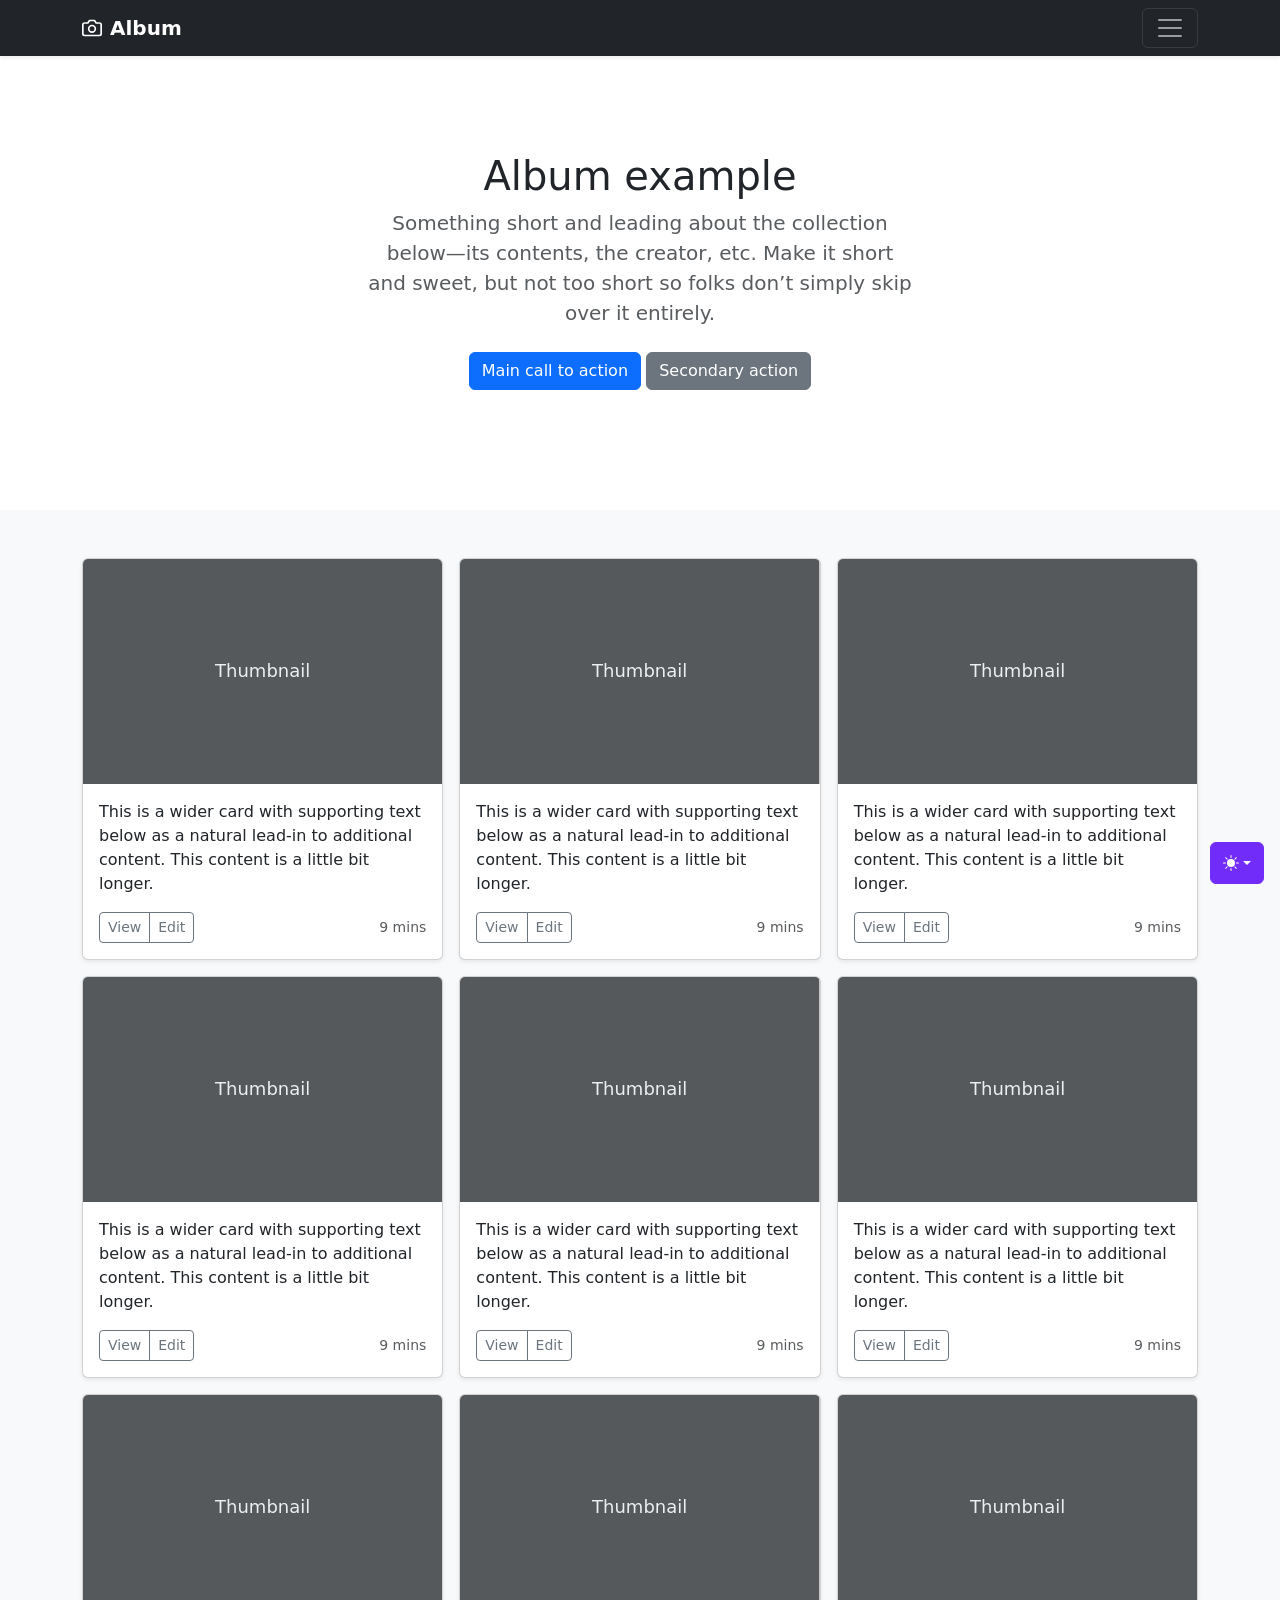
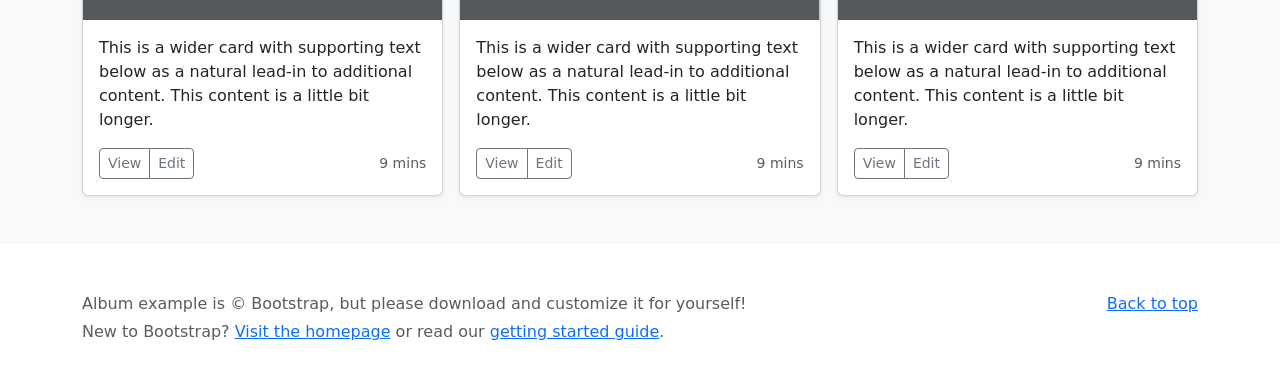
<file: KKRPL_SYAZASALMA/XI_RPL_2_SYAZASALMA/bootstrap/examples/bootstrap-5.3.8-examples/album/index.html>
<!doctype html>
<html lang="en" data-bs-theme="auto">
  <head>
    <meta charset="utf-8" />
    <meta name="viewport" content="width=device-width, initial-scale=1" />
    <meta name="description" content="" />
    <meta
      name="author"
      content="Mark Otto, Jacob Thornton, and Bootstrap contributors"
    />
    <meta name="generator" content="Astro v5.13.2" />
    <title>Album example · Bootstrap v5.3</title>
    <link
      rel="canonical"
      href="https://getbootstrap.com/docs/5.3/examples/album/"
    />
    <script src="../assets/js/color-modes.js"></script>
    <link href="../assets/dist/css/bootstrap.min.css" rel="stylesheet" />
    <meta name="theme-color" content="#712cf9" />
    <style>
      .bd-placeholder-img {
        font-size: 1.125rem;
        text-anchor: middle;
        -webkit-user-select: none;
        -moz-user-select: none;
        user-select: none;
      }
      @media (min-width: 768px) {
        .bd-placeholder-img-lg {
          font-size: 3.5rem;
        }
      }
      .b-example-divider {
        width: 100%;
        height: 3rem;
        background-color: #0000001a;
        border: solid rgba(0, 0, 0, 0.15);
        border-width: 1px 0;
        box-shadow:
          inset 0 0.5em 1.5em #0000001a,
          inset 0 0.125em 0.5em #00000026;
      }
      .b-example-vr {
        flex-shrink: 0;
        width: 1.5rem;
        height: 100vh;
      }
      .bi {
        vertical-align: -0.125em;
        fill: currentColor;
      }
      .nav-scroller {
        position: relative;
        z-index: 2;
        height: 2.75rem;
        overflow-y: hidden;
      }
      .nav-scroller .nav {
        display: flex;
        flex-wrap: nowrap;
        padding-bottom: 1rem;
        margin-top: -1px;
        overflow-x: auto;
        text-align: center;
        white-space: nowrap;
        -webkit-overflow-scrolling: touch;
      }
      .btn-bd-primary {
        --bd-violet-bg: #712cf9;
        --bd-violet-rgb: 112.520718, 44.062154, 249.437846;
        --bs-btn-font-weight: 600;
        --bs-btn-color: var(--bs-white);
        --bs-btn-bg: var(--bd-violet-bg);
        --bs-btn-border-color: var(--bd-violet-bg);
        --bs-btn-hover-color: var(--bs-white);
        --bs-btn-hover-bg: #6528e0;
        --bs-btn-hover-border-color: #6528e0;
        --bs-btn-focus-shadow-rgb: var(--bd-violet-rgb);
        --bs-btn-active-color: var(--bs-btn-hover-color);
        --bs-btn-active-bg: #5a23c8;
        --bs-btn-active-border-color: #5a23c8;
      }
      .bd-mode-toggle {
        z-index: 1500;
      }
      .bd-mode-toggle .bi {
        width: 1em;
        height: 1em;
      }
      .bd-mode-toggle .dropdown-menu .active .bi {
        display: block !important;
      }
    </style>
  </head>
  <body>
    <svg xmlns="http://www.w3.org/2000/svg" class="d-none">
      <symbol id="check2" viewBox="0 0 16 16">
        <path
          d="M13.854 3.646a.5.5 0 0 1 0 .708l-7 7a.5.5 0 0 1-.708 0l-3.5-3.5a.5.5 0 1 1 .708-.708L6.5 10.293l6.646-6.647a.5.5 0 0 1 .708 0z"
        ></path>
      </symbol>
      <symbol id="circle-half" viewBox="0 0 16 16">
        <path
          d="M8 15A7 7 0 1 0 8 1v14zm0 1A8 8 0 1 1 8 0a8 8 0 0 1 0 16z"
        ></path>
      </symbol>
      <symbol id="moon-stars-fill" viewBox="0 0 16 16">
        <path
          d="M6 .278a.768.768 0 0 1 .08.858 7.208 7.208 0 0 0-.878 3.46c0 4.021 3.278 7.277 7.318 7.277.527 0 1.04-.055 1.533-.16a.787.787 0 0 1 .81.316.733.733 0 0 1-.031.893A8.349 8.349 0 0 1 8.344 16C3.734 16 0 12.286 0 7.71 0 4.266 2.114 1.312 5.124.06A.752.752 0 0 1 6 .278z"
        ></path>
        <path
          d="M10.794 3.148a.217.217 0 0 1 .412 0l.387 1.162c.173.518.579.924 1.097 1.097l1.162.387a.217.217 0 0 1 0 .412l-1.162.387a1.734 1.734 0 0 0-1.097 1.097l-.387 1.162a.217.217 0 0 1-.412 0l-.387-1.162A1.734 1.734 0 0 0 9.31 6.593l-1.162-.387a.217.217 0 0 1 0-.412l1.162-.387a1.734 1.734 0 0 0 1.097-1.097l.387-1.162zM13.863.099a.145.145 0 0 1 .274 0l.258.774c.115.346.386.617.732.732l.774.258a.145.145 0 0 1 0 .274l-.774.258a1.156 1.156 0 0 0-.732.732l-.258.774a.145.145 0 0 1-.274 0l-.258-.774a1.156 1.156 0 0 0-.732-.732l-.774-.258a.145.145 0 0 1 0-.274l.774-.258c.346-.115.617-.386.732-.732L13.863.1z"
        ></path>
      </symbol>
      <symbol id="sun-fill" viewBox="0 0 16 16">
        <path
          d="M8 12a4 4 0 1 0 0-8 4 4 0 0 0 0 8zM8 0a.5.5 0 0 1 .5.5v2a.5.5 0 0 1-1 0v-2A.5.5 0 0 1 8 0zm0 13a.5.5 0 0 1 .5.5v2a.5.5 0 0 1-1 0v-2A.5.5 0 0 1 8 13zm8-5a.5.5 0 0 1-.5.5h-2a.5.5 0 0 1 0-1h2a.5.5 0 0 1 .5.5zM3 8a.5.5 0 0 1-.5.5h-2a.5.5 0 0 1 0-1h2A.5.5 0 0 1 3 8zm10.657-5.657a.5.5 0 0 1 0 .707l-1.414 1.415a.5.5 0 1 1-.707-.708l1.414-1.414a.5.5 0 0 1 .707 0zm-9.193 9.193a.5.5 0 0 1 0 .707L3.05 13.657a.5.5 0 0 1-.707-.707l1.414-1.414a.5.5 0 0 1 .707 0zm9.193 2.121a.5.5 0 0 1-.707 0l-1.414-1.414a.5.5 0 0 1 .707-.707l1.414 1.414a.5.5 0 0 1 0 .707zM4.464 4.465a.5.5 0 0 1-.707 0L2.343 3.05a.5.5 0 1 1 .707-.707l1.414 1.414a.5.5 0 0 1 0 .708z"
        ></path>
      </symbol>
    </svg>
    <div
      class="dropdown position-fixed bottom-0 end-0 mb-3 me-3 bd-mode-toggle"
    >
      <button
        class="btn btn-bd-primary py-2 dropdown-toggle d-flex align-items-center"
        id="bd-theme"
        type="button"
        aria-expanded="false"
        data-bs-toggle="dropdown"
        aria-label="Toggle theme (auto)"
      >
        <svg class="bi my-1 theme-icon-active" aria-hidden="true">
          <use href="#circle-half"></use>
        </svg>
        <span class="visually-hidden" id="bd-theme-text">Toggle theme</span>
      </button>
      <ul
        class="dropdown-menu dropdown-menu-end shadow"
        aria-labelledby="bd-theme-text"
      >
        <li>
          <button
            type="button"
            class="dropdown-item d-flex align-items-center"
            data-bs-theme-value="light"
            aria-pressed="false"
          >
            <svg class="bi me-2 opacity-50" aria-hidden="true">
              <use href="#sun-fill"></use>
            </svg>
            Light
            <svg class="bi ms-auto d-none" aria-hidden="true">
              <use href="#check2"></use>
            </svg>
          </button>
        </li>
        <li>
          <button
            type="button"
            class="dropdown-item d-flex align-items-center"
            data-bs-theme-value="dark"
            aria-pressed="false"
          >
            <svg class="bi me-2 opacity-50" aria-hidden="true">
              <use href="#moon-stars-fill"></use>
            </svg>
            Dark
            <svg class="bi ms-auto d-none" aria-hidden="true">
              <use href="#check2"></use>
            </svg>
          </button>
        </li>
        <li>
          <button
            type="button"
            class="dropdown-item d-flex align-items-center active"
            data-bs-theme-value="auto"
            aria-pressed="true"
          >
            <svg class="bi me-2 opacity-50" aria-hidden="true">
              <use href="#circle-half"></use>
            </svg>
            Auto
            <svg class="bi ms-auto d-none" aria-hidden="true">
              <use href="#check2"></use>
            </svg>
          </button>
        </li>
      </ul>
    </div>
    <header data-bs-theme="dark">
      <div class="collapse text-bg-dark" id="navbarHeader">
        <div class="container">
          <div class="row">
            <div class="col-sm-8 col-md-7 py-4">
              <h4>About</h4>
              <p class="text-body-secondary">
                Add some information about the album below, the author, or any
                other background context. Make it a few sentences long so folks
                can pick up some informative tidbits. Then, link them off to
                some social networking sites or contact information.
              </p>
            </div>
            <div class="col-sm-4 offset-md-1 py-4">
              <h4>Contact</h4>
              <ul class="list-unstyled">
                <li><a href="#" class="text-white">Follow on X</a></li>
                <li><a href="#" class="text-white">Like on Facebook</a></li>
                <li><a href="#" class="text-white">Email me</a></li>
              </ul>
            </div>
          </div>
        </div>
      </div>
      <div class="navbar navbar-dark bg-dark shadow-sm">
        <div class="container">
          <a href="#" class="navbar-brand d-flex align-items-center">
            <svg
              xmlns="http://www.w3.org/2000/svg"
              width="20"
              height="20"
              fill="none"
              stroke="currentColor"
              stroke-linecap="round"
              stroke-linejoin="round"
              stroke-width="2"
              aria-hidden="true"
              class="me-2"
              viewBox="0 0 24 24"
            >
              <path
                d="M23 19a2 2 0 0 1-2 2H3a2 2 0 0 1-2-2V8a2 2 0 0 1 2-2h4l2-3h6l2 3h4a2 2 0 0 1 2 2z"
              ></path>
              <circle cx="12" cy="13" r="4"></circle>
            </svg>
            <strong>Album</strong>
          </a>
          <button
            class="navbar-toggler"
            type="button"
            data-bs-toggle="collapse"
            data-bs-target="#navbarHeader"
            aria-controls="navbarHeader"
            aria-expanded="false"
            aria-label="Toggle navigation"
          >
            <span class="navbar-toggler-icon"></span>
          </button>
        </div>
      </div>
    </header>
    <main>
      <section class="py-5 text-center container">
        <div class="row py-lg-5">
          <div class="col-lg-6 col-md-8 mx-auto">
            <h1 class="fw-light">Album example</h1>
            <p class="lead text-body-secondary">
              Something short and leading about the collection below—its
              contents, the creator, etc. Make it short and sweet, but not too
              short so folks don’t simply skip over it entirely.
            </p>
            <p>
              <a href="#" class="btn btn-primary my-2">Main call to action</a>
              <a href="#" class="btn btn-secondary my-2">Secondary action</a>
            </p>
          </div>
        </div>
      </section>
      <div class="album py-5 bg-body-tertiary">
        <div class="container">
          <div class="row row-cols-1 row-cols-sm-2 row-cols-md-3 g-3">
            <div class="col">
              <div class="card shadow-sm">
                <svg
                  aria-label="Placeholder: Thumbnail"
                  class="bd-placeholder-img card-img-top"
                  height="225"
                  preserveAspectRatio="xMidYMid slice"
                  role="img"
                  width="100%"
                  xmlns="http://www.w3.org/2000/svg"
                >
                  <title>Placeholder</title>
                  <rect width="100%" height="100%" fill="#55595c"></rect>
                  <text x="50%" y="50%" fill="#eceeef" dy=".3em">
                    Thumbnail
                  </text>
                </svg>
                <div class="card-body">
                  <p class="card-text">
                    This is a wider card with supporting text below as a natural
                    lead-in to additional content. This content is a little bit
                    longer.
                  </p>
                  <div
                    class="d-flex justify-content-between align-items-center"
                  >
                    <div class="btn-group">
                      <button
                        type="button"
                        class="btn btn-sm btn-outline-secondary"
                      >
                        View
                      </button>
                      <button
                        type="button"
                        class="btn btn-sm btn-outline-secondary"
                      >
                        Edit
                      </button>
                    </div>
                    <small class="text-body-secondary">9 mins</small>
                  </div>
                </div>
              </div>
            </div>
            <div class="col">
              <div class="card shadow-sm">
                <svg
                  aria-label="Placeholder: Thumbnail"
                  class="bd-placeholder-img card-img-top"
                  height="225"
                  preserveAspectRatio="xMidYMid slice"
                  role="img"
                  width="100%"
                  xmlns="http://www.w3.org/2000/svg"
                >
                  <title>Placeholder</title>
                  <rect width="100%" height="100%" fill="#55595c"></rect>
                  <text x="50%" y="50%" fill="#eceeef" dy=".3em">
                    Thumbnail
                  </text>
                </svg>
                <div class="card-body">
                  <p class="card-text">
                    This is a wider card with supporting text below as a natural
                    lead-in to additional content. This content is a little bit
                    longer.
                  </p>
                  <div
                    class="d-flex justify-content-between align-items-center"
                  >
                    <div class="btn-group">
                      <button
                        type="button"
                        class="btn btn-sm btn-outline-secondary"
                      >
                        View
                      </button>
                      <button
                        type="button"
                        class="btn btn-sm btn-outline-secondary"
                      >
                        Edit
                      </button>
                    </div>
                    <small class="text-body-secondary">9 mins</small>
                  </div>
                </div>
              </div>
            </div>
            <div class="col">
              <div class="card shadow-sm">
                <svg
                  aria-label="Placeholder: Thumbnail"
                  class="bd-placeholder-img card-img-top"
                  height="225"
                  preserveAspectRatio="xMidYMid slice"
                  role="img"
                  width="100%"
                  xmlns="http://www.w3.org/2000/svg"
                >
                  <title>Placeholder</title>
                  <rect width="100%" height="100%" fill="#55595c"></rect>
                  <text x="50%" y="50%" fill="#eceeef" dy=".3em">
                    Thumbnail
                  </text>
                </svg>
                <div class="card-body">
                  <p class="card-text">
                    This is a wider card with supporting text below as a natural
                    lead-in to additional content. This content is a little bit
                    longer.
                  </p>
                  <div
                    class="d-flex justify-content-between align-items-center"
                  >
                    <div class="btn-group">
                      <button
                        type="button"
                        class="btn btn-sm btn-outline-secondary"
                      >
                        View
                      </button>
                      <button
                        type="button"
                        class="btn btn-sm btn-outline-secondary"
                      >
                        Edit
                      </button>
                    </div>
                    <small class="text-body-secondary">9 mins</small>
                  </div>
                </div>
              </div>
            </div>
            <div class="col">
              <div class="card shadow-sm">
                <svg
                  aria-label="Placeholder: Thumbnail"
                  class="bd-placeholder-img card-img-top"
                  height="225"
                  preserveAspectRatio="xMidYMid slice"
                  role="img"
                  width="100%"
                  xmlns="http://www.w3.org/2000/svg"
                >
                  <title>Placeholder</title>
                  <rect width="100%" height="100%" fill="#55595c"></rect>
                  <text x="50%" y="50%" fill="#eceeef" dy=".3em">
                    Thumbnail
                  </text>
                </svg>
                <div class="card-body">
                  <p class="card-text">
                    This is a wider card with supporting text below as a natural
                    lead-in to additional content. This content is a little bit
                    longer.
                  </p>
                  <div
                    class="d-flex justify-content-between align-items-center"
                  >
                    <div class="btn-group">
                      <button
                        type="button"
                        class="btn btn-sm btn-outline-secondary"
                      >
                        View
                      </button>
                      <button
                        type="button"
                        class="btn btn-sm btn-outline-secondary"
                      >
                        Edit
                      </button>
                    </div>
                    <small class="text-body-secondary">9 mins</small>
                  </div>
                </div>
              </div>
            </div>
            <div class="col">
              <div class="card shadow-sm">
                <svg
                  aria-label="Placeholder: Thumbnail"
                  class="bd-placeholder-img card-img-top"
                  height="225"
                  preserveAspectRatio="xMidYMid slice"
                  role="img"
                  width="100%"
                  xmlns="http://www.w3.org/2000/svg"
                >
                  <title>Placeholder</title>
                  <rect width="100%" height="100%" fill="#55595c"></rect>
                  <text x="50%" y="50%" fill="#eceeef" dy=".3em">
                    Thumbnail
                  </text>
                </svg>
                <div class="card-body">
                  <p class="card-text">
                    This is a wider card with supporting text below as a natural
                    lead-in to additional content. This content is a little bit
                    longer.
                  </p>
                  <div
                    class="d-flex justify-content-between align-items-center"
                  >
                    <div class="btn-group">
                      <button
                        type="button"
                        class="btn btn-sm btn-outline-secondary"
                      >
                        View
                      </button>
                      <button
                        type="button"
                        class="btn btn-sm btn-outline-secondary"
                      >
                        Edit
                      </button>
                    </div>
                    <small class="text-body-secondary">9 mins</small>
                  </div>
                </div>
              </div>
            </div>
            <div class="col">
              <div class="card shadow-sm">
                <svg
                  aria-label="Placeholder: Thumbnail"
                  class="bd-placeholder-img card-img-top"
                  height="225"
                  preserveAspectRatio="xMidYMid slice"
                  role="img"
                  width="100%"
                  xmlns="http://www.w3.org/2000/svg"
                >
                  <title>Placeholder</title>
                  <rect width="100%" height="100%" fill="#55595c"></rect>
                  <text x="50%" y="50%" fill="#eceeef" dy=".3em">
                    Thumbnail
                  </text>
                </svg>
                <div class="card-body">
                  <p class="card-text">
                    This is a wider card with supporting text below as a natural
                    lead-in to additional content. This content is a little bit
                    longer.
                  </p>
                  <div
                    class="d-flex justify-content-between align-items-center"
                  >
                    <div class="btn-group">
                      <button
                        type="button"
                        class="btn btn-sm btn-outline-secondary"
                      >
                        View
                      </button>
                      <button
                        type="button"
                        class="btn btn-sm btn-outline-secondary"
                      >
                        Edit
                      </button>
                    </div>
                    <small class="text-body-secondary">9 mins</small>
                  </div>
                </div>
              </div>
            </div>
            <div class="col">
              <div class="card shadow-sm">
                <svg
                  aria-label="Placeholder: Thumbnail"
                  class="bd-placeholder-img card-img-top"
                  height="225"
                  preserveAspectRatio="xMidYMid slice"
                  role="img"
                  width="100%"
                  xmlns="http://www.w3.org/2000/svg"
                >
                  <title>Placeholder</title>
                  <rect width="100%" height="100%" fill="#55595c"></rect>
                  <text x="50%" y="50%" fill="#eceeef" dy=".3em">
                    Thumbnail
                  </text>
                </svg>
                <div class="card-body">
                  <p class="card-text">
                    This is a wider card with supporting text below as a natural
                    lead-in to additional content. This content is a little bit
                    longer.
                  </p>
                  <div
                    class="d-flex justify-content-between align-items-center"
                  >
                    <div class="btn-group">
                      <button
                        type="button"
                        class="btn btn-sm btn-outline-secondary"
                      >
                        View
                      </button>
                      <button
                        type="button"
                        class="btn btn-sm btn-outline-secondary"
                      >
                        Edit
                      </button>
                    </div>
                    <small class="text-body-secondary">9 mins</small>
                  </div>
                </div>
              </div>
            </div>
            <div class="col">
              <div class="card shadow-sm">
                <svg
                  aria-label="Placeholder: Thumbnail"
                  class="bd-placeholder-img card-img-top"
                  height="225"
                  preserveAspectRatio="xMidYMid slice"
                  role="img"
                  width="100%"
                  xmlns="http://www.w3.org/2000/svg"
                >
                  <title>Placeholder</title>
                  <rect width="100%" height="100%" fill="#55595c"></rect>
                  <text x="50%" y="50%" fill="#eceeef" dy=".3em">
                    Thumbnail
                  </text>
                </svg>
                <div class="card-body">
                  <p class="card-text">
                    This is a wider card with supporting text below as a natural
                    lead-in to additional content. This content is a little bit
                    longer.
                  </p>
                  <div
                    class="d-flex justify-content-between align-items-center"
                  >
                    <div class="btn-group">
                      <button
                        type="button"
                        class="btn btn-sm btn-outline-secondary"
                      >
                        View
                      </button>
                      <button
                        type="button"
                        class="btn btn-sm btn-outline-secondary"
                      >
                        Edit
                      </button>
                    </div>
                    <small class="text-body-secondary">9 mins</small>
                  </div>
                </div>
              </div>
            </div>
            <div class="col">
              <div class="card shadow-sm">
                <svg
                  aria-label="Placeholder: Thumbnail"
                  class="bd-placeholder-img card-img-top"
                  height="225"
                  preserveAspectRatio="xMidYMid slice"
                  role="img"
                  width="100%"
                  xmlns="http://www.w3.org/2000/svg"
                >
                  <title>Placeholder</title>
                  <rect width="100%" height="100%" fill="#55595c"></rect>
                  <text x="50%" y="50%" fill="#eceeef" dy=".3em">
                    Thumbnail
                  </text>
                </svg>
                <div class="card-body">
                  <p class="card-text">
                    This is a wider card with supporting text below as a natural
                    lead-in to additional content. This content is a little bit
                    longer.
                  </p>
                  <div
                    class="d-flex justify-content-between align-items-center"
                  >
                    <div class="btn-group">
                      <button
                        type="button"
                        class="btn btn-sm btn-outline-secondary"
                      >
                        View
                      </button>
                      <button
                        type="button"
                        class="btn btn-sm btn-outline-secondary"
                      >
                        Edit
                      </button>
                    </div>
                    <small class="text-body-secondary">9 mins</small>
                  </div>
                </div>
              </div>
            </div>
          </div>
        </div>
      </div>
    </main>
    <footer class="text-body-secondary py-5">
      <div class="container">
        <p class="float-end mb-1"><a href="#">Back to top</a></p>
        <p class="mb-1">
          Album example is &copy; Bootstrap, but please download and customize
          it for yourself!
        </p>
        <p class="mb-0">
          New to Bootstrap? <a href="/">Visit the homepage</a> or read our
          <a href="../getting-started/introduction">getting started guide</a>.
        </p>
      </div>
    </footer>
    <script
      src="../assets/dist/js/bootstrap.bundle.min.js"
      class="astro-vvvwv3sm"
    ></script>
  </body>
</html>
</file>
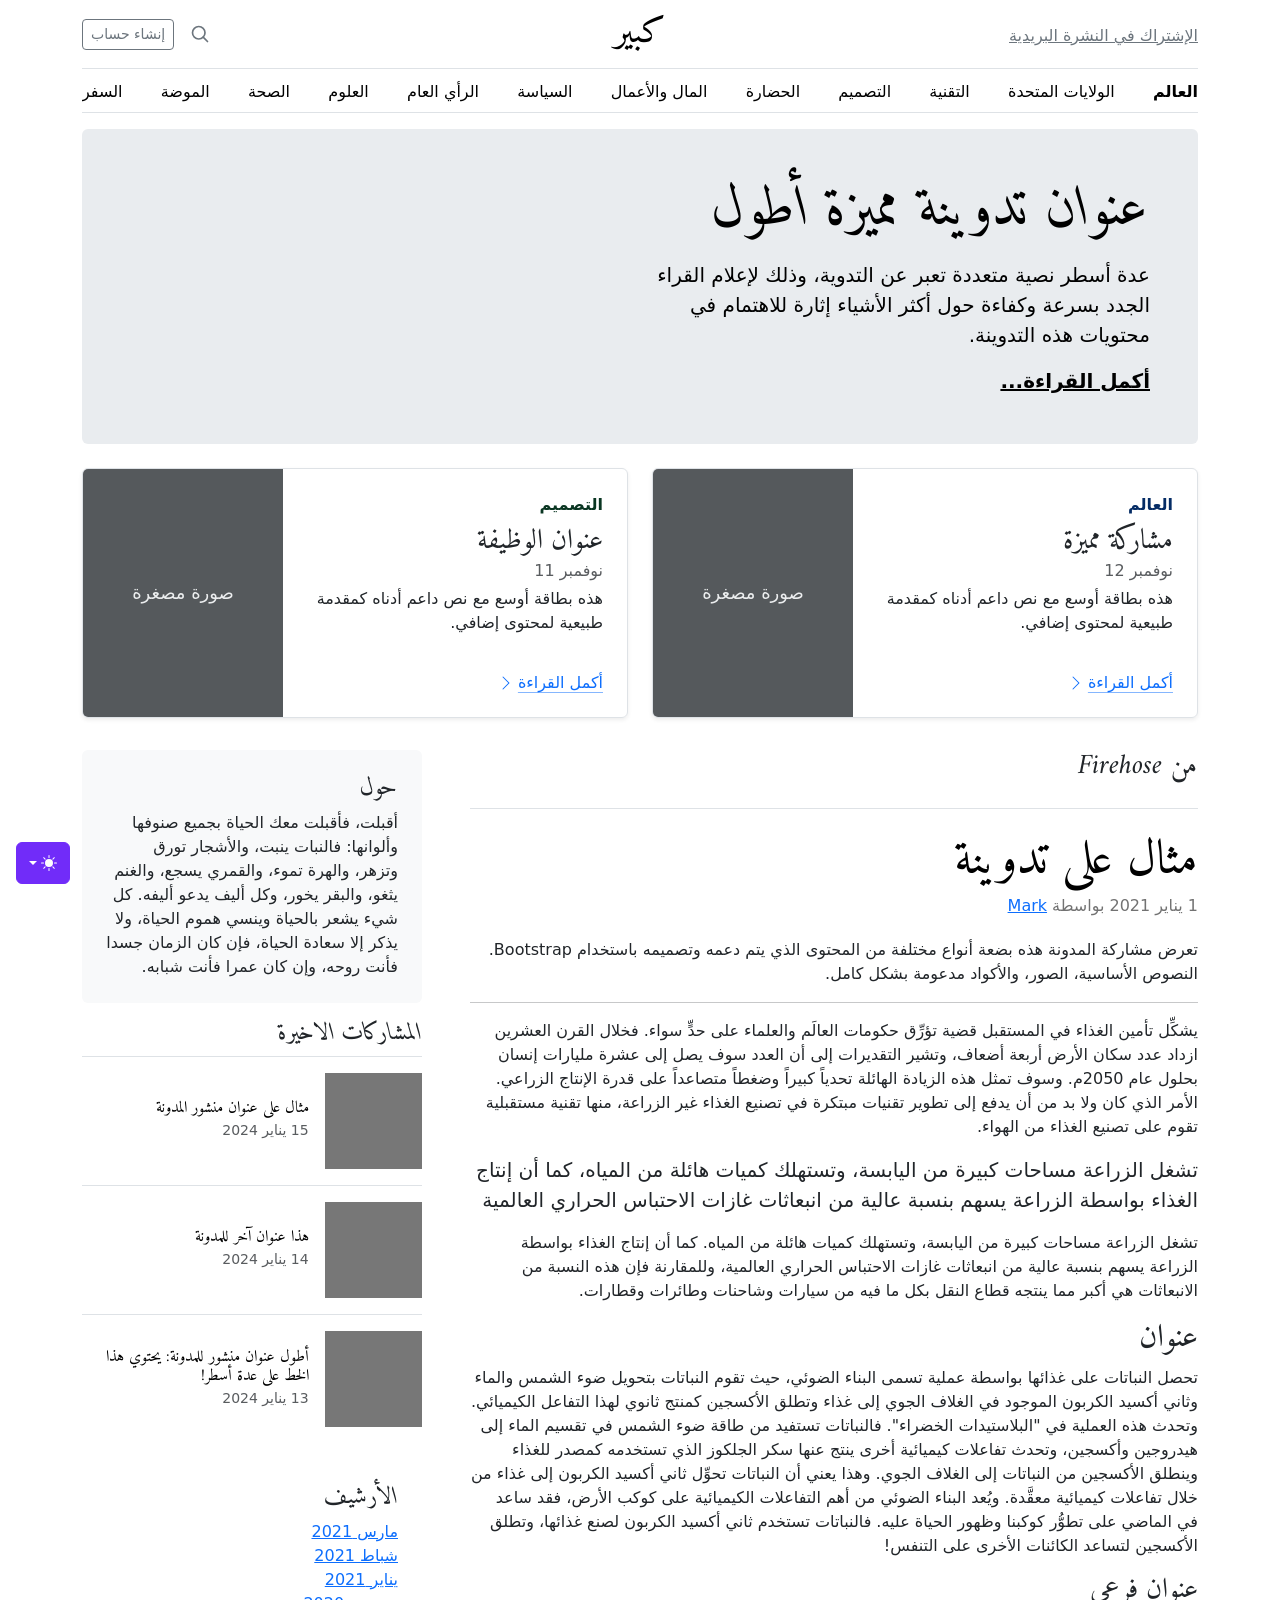
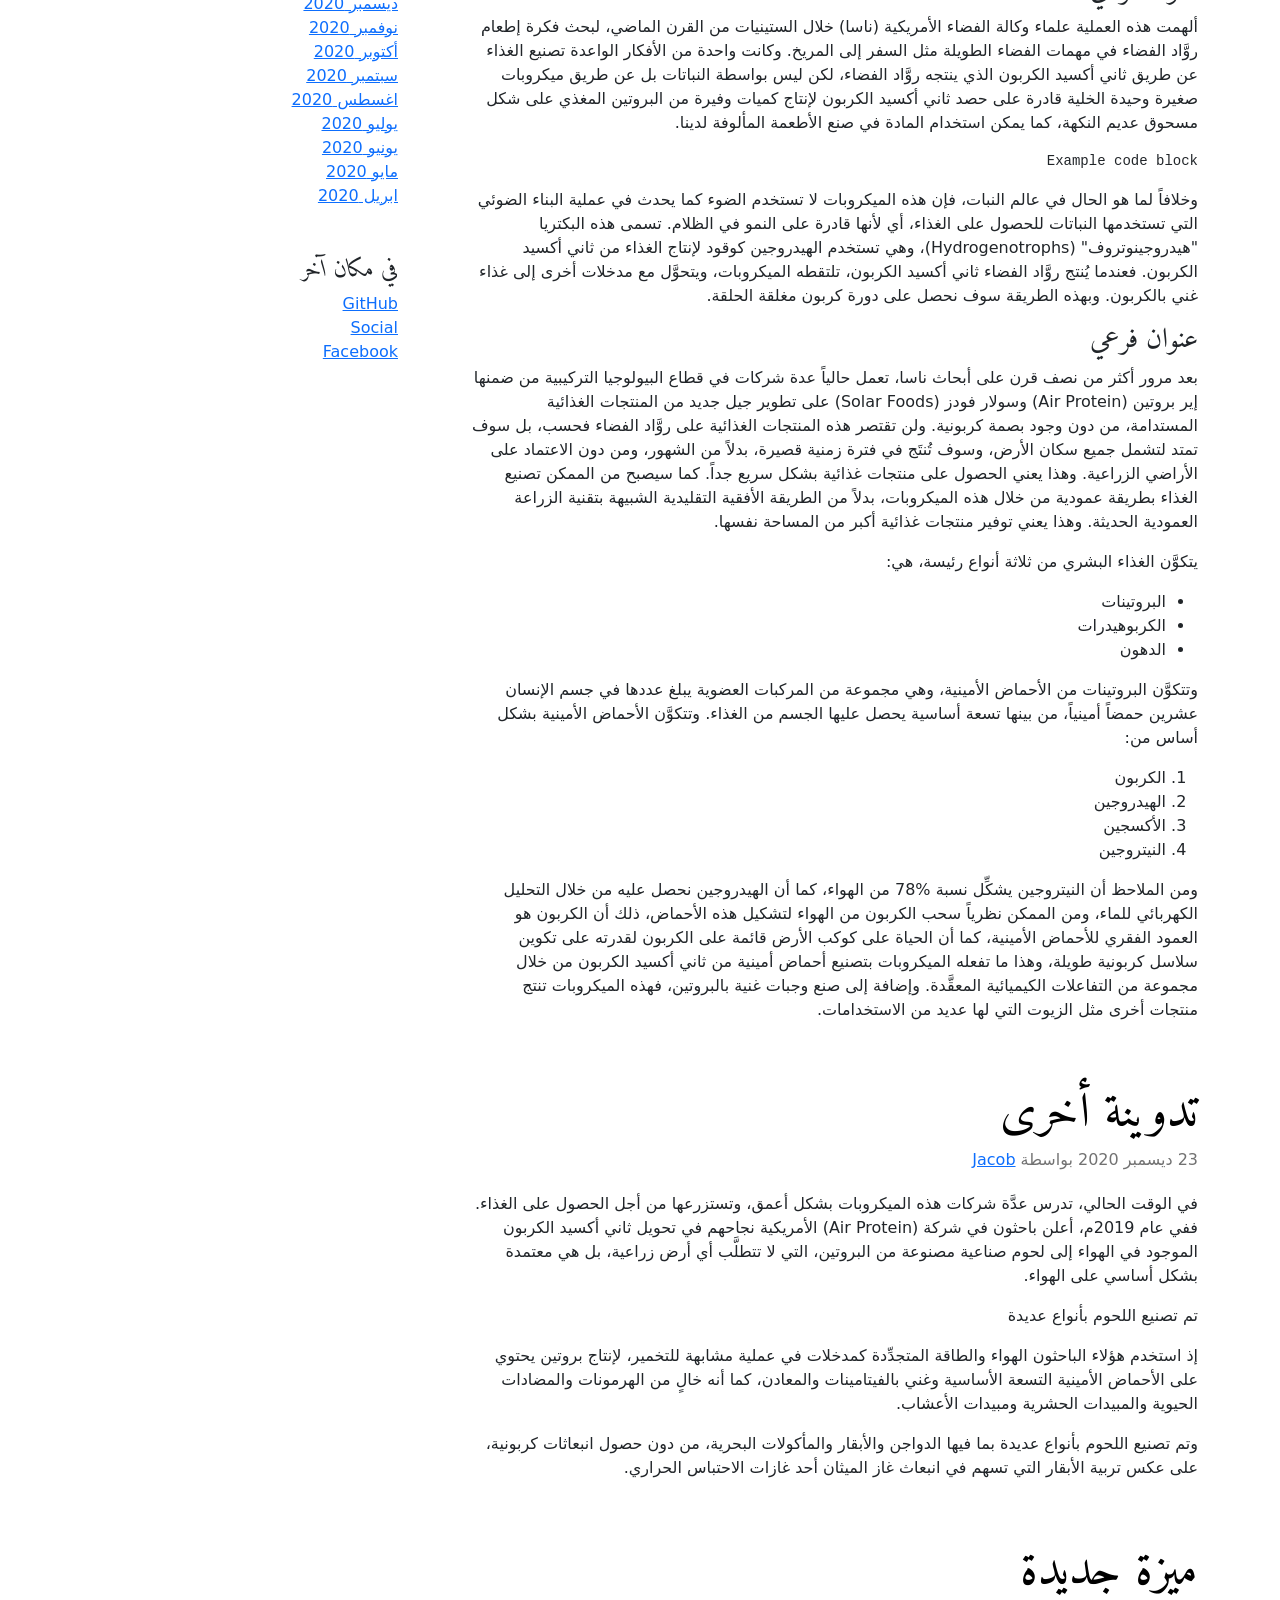
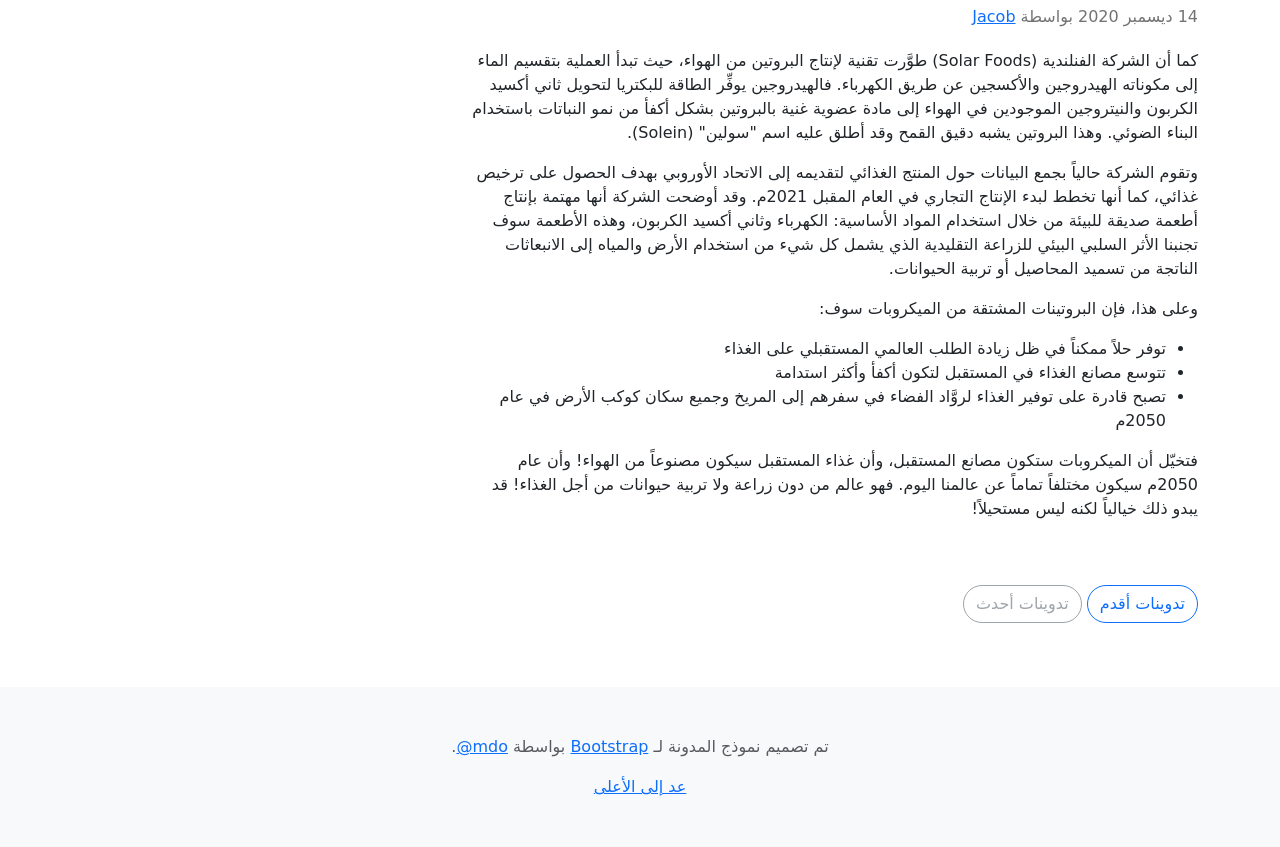
<file: KKRPL_SYAZASALMA/XI_RPL_2_SYAZASALMA/bootstrap/examples/bootstrap-5.3.8-examples/blog-rtl/index.html>
<!doctype html>
<html lang="ar" dir="rtl" data-bs-theme="auto">
  <head>
    <meta charset="utf-8" />
    <meta name="viewport" content="width=device-width, initial-scale=1" />
    <meta name="description" content="" />
    <meta
      name="author"
      content="Mark Otto, Jacob Thornton, and Bootstrap contributors"
    />
    <meta name="generator" content="Astro v5.13.2" />
    <title>قالب المدونة · Bootstrap v5.3</title>
    <link
      rel="canonical"
      href="https://getbootstrap.com/docs/5.3/examples/blog-rtl/"
    />
    <script src="../assets/js/color-modes.js"></script>
    <link href="../assets/dist/css/bootstrap.rtl.min.css" rel="stylesheet" />
    <meta name="theme-color" content="#712cf9" />
    <link
      href="https://fonts.googleapis.com/css?family=Amiri:wght@400;700&display=swap"
      rel="stylesheet"
    />
    <link href="../blog/blog.rtl.css" rel="stylesheet" />
    <style>
      .bd-placeholder-img {
        font-size: 1.125rem;
        text-anchor: middle;
        -webkit-user-select: none;
        -moz-user-select: none;
        user-select: none;
      }
      @media (min-width: 768px) {
        .bd-placeholder-img-lg {
          font-size: 3.5rem;
        }
      }
      .b-example-divider {
        width: 100%;
        height: 3rem;
        background-color: #0000001a;
        border: solid rgba(0, 0, 0, 0.15);
        border-width: 1px 0;
        box-shadow:
          inset 0 0.5em 1.5em #0000001a,
          inset 0 0.125em 0.5em #00000026;
      }
      .b-example-vr {
        flex-shrink: 0;
        width: 1.5rem;
        height: 100vh;
      }
      .bi {
        vertical-align: -0.125em;
        fill: currentColor;
      }
      .nav-scroller {
        position: relative;
        z-index: 2;
        height: 2.75rem;
        overflow-y: hidden;
      }
      .nav-scroller .nav {
        display: flex;
        flex-wrap: nowrap;
        padding-bottom: 1rem;
        margin-top: -1px;
        overflow-x: auto;
        text-align: center;
        white-space: nowrap;
        -webkit-overflow-scrolling: touch;
      }
      .btn-bd-primary {
        --bd-violet-bg: #712cf9;
        --bd-violet-rgb: 112.520718, 44.062154, 249.437846;
        --bs-btn-font-weight: 600;
        --bs-btn-color: var(--bs-white);
        --bs-btn-bg: var(--bd-violet-bg);
        --bs-btn-border-color: var(--bd-violet-bg);
        --bs-btn-hover-color: var(--bs-white);
        --bs-btn-hover-bg: #6528e0;
        --bs-btn-hover-border-color: #6528e0;
        --bs-btn-focus-shadow-rgb: var(--bd-violet-rgb);
        --bs-btn-active-color: var(--bs-btn-hover-color);
        --bs-btn-active-bg: #5a23c8;
        --bs-btn-active-border-color: #5a23c8;
      }
      .bd-mode-toggle {
        z-index: 1500;
      }
      .bd-mode-toggle .bi {
        width: 1em;
        height: 1em;
      }
      .bd-mode-toggle .dropdown-menu .active .bi {
        display: block !important;
      }
    </style>
  </head>
  <body>
    <svg xmlns="http://www.w3.org/2000/svg" class="d-none">
      <symbol id="check2" viewBox="0 0 16 16">
        <path
          d="M13.854 3.646a.5.5 0 0 1 0 .708l-7 7a.5.5 0 0 1-.708 0l-3.5-3.5a.5.5 0 1 1 .708-.708L6.5 10.293l6.646-6.647a.5.5 0 0 1 .708 0z"
        ></path>
      </symbol>
      <symbol id="circle-half" viewBox="0 0 16 16">
        <path
          d="M8 15A7 7 0 1 0 8 1v14zm0 1A8 8 0 1 1 8 0a8 8 0 0 1 0 16z"
        ></path>
      </symbol>
      <symbol id="moon-stars-fill" viewBox="0 0 16 16">
        <path
          d="M6 .278a.768.768 0 0 1 .08.858 7.208 7.208 0 0 0-.878 3.46c0 4.021 3.278 7.277 7.318 7.277.527 0 1.04-.055 1.533-.16a.787.787 0 0 1 .81.316.733.733 0 0 1-.031.893A8.349 8.349 0 0 1 8.344 16C3.734 16 0 12.286 0 7.71 0 4.266 2.114 1.312 5.124.06A.752.752 0 0 1 6 .278z"
        ></path>
        <path
          d="M10.794 3.148a.217.217 0 0 1 .412 0l.387 1.162c.173.518.579.924 1.097 1.097l1.162.387a.217.217 0 0 1 0 .412l-1.162.387a1.734 1.734 0 0 0-1.097 1.097l-.387 1.162a.217.217 0 0 1-.412 0l-.387-1.162A1.734 1.734 0 0 0 9.31 6.593l-1.162-.387a.217.217 0 0 1 0-.412l1.162-.387a1.734 1.734 0 0 0 1.097-1.097l.387-1.162zM13.863.099a.145.145 0 0 1 .274 0l.258.774c.115.346.386.617.732.732l.774.258a.145.145 0 0 1 0 .274l-.774.258a1.156 1.156 0 0 0-.732.732l-.258.774a.145.145 0 0 1-.274 0l-.258-.774a1.156 1.156 0 0 0-.732-.732l-.774-.258a.145.145 0 0 1 0-.274l.774-.258c.346-.115.617-.386.732-.732L13.863.1z"
        ></path>
      </symbol>
      <symbol id="sun-fill" viewBox="0 0 16 16">
        <path
          d="M8 12a4 4 0 1 0 0-8 4 4 0 0 0 0 8zM8 0a.5.5 0 0 1 .5.5v2a.5.5 0 0 1-1 0v-2A.5.5 0 0 1 8 0zm0 13a.5.5 0 0 1 .5.5v2a.5.5 0 0 1-1 0v-2A.5.5 0 0 1 8 13zm8-5a.5.5 0 0 1-.5.5h-2a.5.5 0 0 1 0-1h2a.5.5 0 0 1 .5.5zM3 8a.5.5 0 0 1-.5.5h-2a.5.5 0 0 1 0-1h2A.5.5 0 0 1 3 8zm10.657-5.657a.5.5 0 0 1 0 .707l-1.414 1.415a.5.5 0 1 1-.707-.708l1.414-1.414a.5.5 0 0 1 .707 0zm-9.193 9.193a.5.5 0 0 1 0 .707L3.05 13.657a.5.5 0 0 1-.707-.707l1.414-1.414a.5.5 0 0 1 .707 0zm9.193 2.121a.5.5 0 0 1-.707 0l-1.414-1.414a.5.5 0 0 1 .707-.707l1.414 1.414a.5.5 0 0 1 0 .707zM4.464 4.465a.5.5 0 0 1-.707 0L2.343 3.05a.5.5 0 1 1 .707-.707l1.414 1.414a.5.5 0 0 1 0 .708z"
        ></path>
      </symbol>
    </svg>
    <div
      class="dropdown position-fixed bottom-0 end-0 mb-3 me-3 bd-mode-toggle"
    >
      <button
        class="btn btn-bd-primary py-2 dropdown-toggle d-flex align-items-center"
        id="bd-theme"
        type="button"
        aria-expanded="false"
        data-bs-toggle="dropdown"
        aria-label="Toggle theme (auto)"
      >
        <svg class="bi my-1 theme-icon-active" aria-hidden="true">
          <use href="#circle-half"></use>
        </svg>
        <span class="visually-hidden" id="bd-theme-text">Toggle theme</span>
      </button>
      <ul
        class="dropdown-menu dropdown-menu-end shadow"
        aria-labelledby="bd-theme-text"
      >
        <li>
          <button
            type="button"
            class="dropdown-item d-flex align-items-center"
            data-bs-theme-value="light"
            aria-pressed="false"
          >
            <svg class="bi me-2 opacity-50" aria-hidden="true">
              <use href="#sun-fill"></use>
            </svg>
            Light
            <svg class="bi ms-auto d-none" aria-hidden="true">
              <use href="#check2"></use>
            </svg>
          </button>
        </li>
        <li>
          <button
            type="button"
            class="dropdown-item d-flex align-items-center"
            data-bs-theme-value="dark"
            aria-pressed="false"
          >
            <svg class="bi me-2 opacity-50" aria-hidden="true">
              <use href="#moon-stars-fill"></use>
            </svg>
            Dark
            <svg class="bi ms-auto d-none" aria-hidden="true">
              <use href="#check2"></use>
            </svg>
          </button>
        </li>
        <li>
          <button
            type="button"
            class="dropdown-item d-flex align-items-center active"
            data-bs-theme-value="auto"
            aria-pressed="true"
          >
            <svg class="bi me-2 opacity-50" aria-hidden="true">
              <use href="#circle-half"></use>
            </svg>
            Auto
            <svg class="bi ms-auto d-none" aria-hidden="true">
              <use href="#check2"></use>
            </svg>
          </button>
        </li>
      </ul>
    </div>
    <svg xmlns="http://www.w3.org/2000/svg" class="d-none">
      <symbol
        id="aperture"
        fill="none"
        stroke="currentColor"
        stroke-linecap="round"
        stroke-linejoin="round"
        stroke-width="2"
        viewBox="0 0 24 24"
      >
        <circle cx="12" cy="12" r="10"></circle>
        <path
          d="M14.31 8l5.74 9.94M9.69 8h11.48M7.38 12l5.74-9.94M9.69 16L3.95 6.06M14.31 16H2.83m13.79-4l-5.74 9.94"
        ></path>
      </symbol>
      <symbol id="cart" viewBox="0 0 16 16">
        <path
          d="M0 1.5A.5.5 0 0 1 .5 1H2a.5.5 0 0 1 .485.379L2.89 3H14.5a.5.5 0 0 1 .49.598l-1 5a.5.5 0 0 1-.465.401l-9.397.472L4.415 11H13a.5.5 0 0 1 0 1H4a.5.5 0 0 1-.491-.408L2.01 3.607 1.61 2H.5a.5.5 0 0 1-.5-.5zM3.102 4l.84 4.479 9.144-.459L13.89 4H3.102zM5 12a2 2 0 1 0 0 4 2 2 0 0 0 0-4zm7 0a2 2 0 1 0 0 4 2 2 0 0 0 0-4zm-7 1a1 1 0 1 1 0 2 1 1 0 0 1 0-2zm7 0a1 1 0 1 1 0 2 1 1 0 0 1 0-2z"
        ></path>
      </symbol>
      <symbol id="chevron-right" viewBox="0 0 16 16">
        <path
          fill-rule="evenodd"
          d="M4.646 1.646a.5.5 0 0 1 .708 0l6 6a.5.5 0 0 1 0 .708l-6 6a.5.5 0 0 1-.708-.708L10.293 8 4.646 2.354a.5.5 0 0 1 0-.708z"
        ></path>
      </symbol>
    </svg>
    <div class="container">
      <header class="border-bottom lh-1 py-3">
        <div class="row flex-nowrap justify-content-between align-items-center">
          <div class="col-4 pt-1">
            <a class="link-secondary" href="#">الإشتراك في النشرة البريدية</a>
          </div>
          <div class="col-4 text-center">
            <a
              class="blog-header-logo text-body-emphasis text-decoration-none"
              href="#"
              >كبير</a
            >
          </div>
          <div class="col-4 d-flex justify-content-end align-items-center">
            <a class="link-secondary" href="#" aria-label="بحث">
              <svg
                xmlns="http://www.w3.org/2000/svg"
                width="20"
                height="20"
                fill="none"
                stroke="currentColor"
                stroke-linecap="round"
                stroke-linejoin="round"
                stroke-width="2"
                class="mx-3"
                role="img"
                viewBox="0 0 24 24"
              >
                <title>بحث</title>
                <circle cx="10.5" cy="10.5" r="7.5"></circle>
                <path d="M21 21l-5.2-5.2"></path>
              </svg>
            </a>
            <a class="btn btn-sm btn-outline-secondary" href="#">إنشاء حساب</a>
          </div>
        </div>
      </header>
      <div class="nav-scroller py-1 mb-3 border-bottom">
        <nav class="nav nav-underline justify-content-between">
          <a class="nav-item nav-link link-body-emphasis active" href="#"
            >العالم</a
          >
          <a class="nav-item nav-link link-body-emphasis" href="#"
            >الولايات المتحدة</a
          >
          <a class="nav-item nav-link link-body-emphasis" href="#">التقنية</a>
          <a class="nav-item nav-link link-body-emphasis" href="#">التصميم</a>
          <a class="nav-item nav-link link-body-emphasis" href="#">الحضارة</a>
          <a class="nav-item nav-link link-body-emphasis" href="#"
            >المال والأعمال</a
          >
          <a class="nav-item nav-link link-body-emphasis" href="#">السياسة</a>
          <a class="nav-item nav-link link-body-emphasis" href="#"
            >الرأي العام</a
          >
          <a class="nav-item nav-link link-body-emphasis" href="#">العلوم</a>
          <a class="nav-item nav-link link-body-emphasis" href="#">الصحة</a>
          <a class="nav-item nav-link link-body-emphasis" href="#">الموضة</a>
          <a class="nav-item nav-link link-body-emphasis" href="#">السفر</a>
        </nav>
      </div>
    </div>
    <main class="container">
      <div class="p-4 p-md-5 mb-4 rounded text-body-emphasis bg-body-secondary">
        <div class="col-lg-6 px-0">
          <h1 class="display-4 fst-italic">عنوان تدوينة مميزة أطول</h1>
          <p class="lead my-3">
            عدة أسطر نصية متعددة تعبر عن التدوية، وذلك لإعلام القراء الجدد بسرعة
            وكفاءة حول أكثر الأشياء إثارة للاهتمام في محتويات هذه التدوينة.
          </p>
          <p class="lead mb-0">
            <a href="#" class="text-body-emphasis fw-bold">أكمل القراءة...</a>
          </p>
        </div>
      </div>
      <div class="row mb-2">
        <div class="col-md-6">
          <div
            class="row g-0 border rounded overflow-hidden flex-md-row mb-4 shadow-sm h-md-250 position-relative"
          >
            <div class="col p-4 d-flex flex-column position-static">
              <strong class="d-inline-block mb-2 text-primary-emphasis"
                >العالم</strong
              >
              <h3 class="mb-0">مشاركة مميزة</h3>
              <div class="mb-1 text-body-secondary">نوفمبر 12</div>
              <p class="card-text mb-auto">
                هذه بطاقة أوسع مع نص داعم أدناه كمقدمة طبيعية لمحتوى إضافي.
              </p>
              <a
                href="#"
                class="icon-link gap-1 icon-link-hover stretched-link"
              >
                أكمل القراءة
                <svg class="bi" aria-hidden="true">
                  <use xlink:href="#chevron-right"></use>
                </svg>
              </a>
            </div>
            <div class="col-auto d-none d-lg-block">
              <svg
                aria-label="Placeholder: صورة مصغرة"
                class="bd-placeholder-img"
                height="250"
                preserveAspectRatio="xMidYMid slice"
                role="img"
                width="200"
                xmlns="http://www.w3.org/2000/svg"
              >
                <title>Placeholder</title>
                <rect width="100%" height="100%" fill="#55595c"></rect>
                <text x="50%" y="50%" fill="#eceeef" dy=".3em">صورة مصغرة</text>
              </svg>
            </div>
          </div>
        </div>
        <div class="col-md-6">
          <div
            class="row g-0 border rounded overflow-hidden flex-md-row mb-4 shadow-sm h-md-250 position-relative"
          >
            <div class="col p-4 d-flex flex-column position-static">
              <strong class="d-inline-block mb-2 text-success-emphasis"
                >التصميم</strong
              >
              <h3 class="mb-0">عنوان الوظيفة</h3>
              <div class="mb-1 text-body-secondary">نوفمبر 11</div>
              <p class="mb-auto">
                هذه بطاقة أوسع مع نص داعم أدناه كمقدمة طبيعية لمحتوى إضافي.
              </p>
              <a
                href="#"
                class="icon-link gap-1 icon-link-hover stretched-link"
              >
                أكمل القراءة
                <svg class="bi" aria-hidden="true">
                  <use xlink:href="#chevron-right"></use>
                </svg>
              </a>
            </div>
            <div class="col-auto d-none d-lg-block">
              <svg
                aria-label="Placeholder: صورة مصغرة"
                class="bd-placeholder-img"
                height="250"
                preserveAspectRatio="xMidYMid slice"
                role="img"
                width="200"
                xmlns="http://www.w3.org/2000/svg"
              >
                <title>Placeholder</title>
                <rect width="100%" height="100%" fill="#55595c"></rect>
                <text x="50%" y="50%" fill="#eceeef" dy=".3em">صورة مصغرة</text>
              </svg>
            </div>
          </div>
        </div>
      </div>
      <div class="row g-5">
        <div class="col-md-8">
          <h3 class="pb-4 mb-4 fst-italic border-bottom">من Firehose</h3>
          <article class="blog-post">
            <h2 class="display-5 link-body-emphasis mb-1">مثال على تدوينة</h2>
            <p class="blog-post-meta">
              1 يناير 2021 بواسطة <a href="#"> Mark </a>
            </p>
            <p>
              تعرض مشاركة المدونة هذه بضعة أنواع مختلفة من المحتوى الذي يتم دعمه
              وتصميمه باستخدام Bootstrap. النصوص الأساسية، الصور، والأكواد
              مدعومة بشكل كامل.
            </p>
            <hr />
            <p>
              يشكِّل تأمين الغذاء في المستقبل قضية تؤرِّق حكومات العالَم
              والعلماء على حدٍّ سواء. فخلال القرن العشرين ازداد عدد سكان الأرض
              أربعة أضعاف، وتشير التقديرات إلى أن العدد سوف يصل إلى عشرة مليارات
              إنسان بحلول عام 2050م. وسوف تمثل هذه الزيادة الهائلة تحدياً كبيراً
              وضغطاً متصاعداً على قدرة الإنتاج الزراعي. الأمر الذي كان ولا بد من
              أن يدفع إلى تطوير تقنيات مبتكرة في تصنيع الغذاء غير الزراعة، منها
              تقنية مستقبلية تقوم على تصنيع الغذاء من الهواء.
            </p>
            <blockquote class="blockquote">
              <p>
                تشغل الزراعة مساحات كبيرة من اليابسة، وتستهلك كميات هائلة من
                المياه، كما أن إنتاج الغذاء بواسطة الزراعة يسهم بنسبة عالية من
                انبعاثات غازات الاحتباس الحراري العالمية
              </p>
            </blockquote>
            <p>
              تشغل الزراعة مساحات كبيرة من اليابسة، وتستهلك كميات هائلة من
              المياه. كما أن إنتاج الغذاء بواسطة الزراعة يسهم بنسبة عالية من
              انبعاثات غازات الاحتباس الحراري العالمية، وللمقارنة فإن هذه النسبة
              من الانبعاثات هي أكبر مما ينتجه قطاع النقل بكل ما فيه من سيارات
              وشاحنات وطائرات وقطارات.
            </p>
            <h2>عنوان</h2>
            <p>
              تحصل النباتات على غذائها بواسطة عملية تسمى البناء الضوئي، حيث تقوم
              النباتات بتحويل ضوء الشمس والماء وثاني أكسيد الكربون الموجود في
              الغلاف الجوي إلى غذاء وتطلق الأكسجين كمنتج ثانوي لهذا التفاعل
              الكيميائي. وتحدث هذه العملية في "البلاستيدات الخضراء". فالنباتات
              تستفيد من طاقة ضوء الشمس في تقسيم الماء إلى هيدروجين وأكسجين،
              وتحدث تفاعلات كيميائية أخرى ينتج عنها سكر الجلكوز الذي تستخدمه
              كمصدر للغذاء وينطلق الأكسجين من النباتات إلى الغلاف الجوي. وهذا
              يعني أن النباتات تحوِّل ثاني أكسيد الكربون إلى غذاء من خلال
              تفاعلات كيميائية معقَّدة. ويُعد البناء الضوئي من أهم التفاعلات
              الكيميائية على كوكب الأرض، فقد ساعد في الماضي على تطوُّر كوكبنا
              وظهور الحياة عليه. فالنباتات تستخدم ثاني أكسيد الكربون لصنع
              غذائها، وتطلق الأكسجين لتساعد الكائنات الأخرى على التنفس!
            </p>
            <h3>عنوان فرعي</h3>
            <p>
              ألهمت هذه العملية علماء وكالة الفضاء الأمريكية (ناسا) خلال
              الستينيات من القرن الماضي، لبحث فكرة إطعام روَّاد الفضاء في مهمات
              الفضاء الطويلة مثل السفر إلى المريخ. وكانت واحدة من الأفكار
              الواعدة تصنيع الغذاء عن طريق ثاني أكسيد الكربون الذي ينتجه روَّاد
              الفضاء، لكن ليس بواسطة النباتات بل عن طريق ميكروبات صغيرة وحيدة
              الخلية قادرة على حصد ثاني أكسيد الكربون لإنتاج كميات وفيرة من
              البروتين المغذي على شكل مسحوق عديم النكهة، كما يمكن استخدام المادة
              في صنع الأطعمة المألوفة لدينا.
            </p>
            <pre><code>Example code block</code></pre>
            <p>
              وخلافاً لما هو الحال في عالم النبات، فإن هذه الميكروبات لا تستخدم
              الضوء كما يحدث في عملية البناء الضوئي التي تستخدمها النباتات
              للحصول على الغذاء، أي لأنها قادرة على النمو في الظلام. تسمى هذه
              البكتريا "هيدروجينوتروف" (Hydrogenotrophs)، وهي تستخدم الهيدروجين
              كوقود لإنتاج الغذاء من ثاني أكسيد الكربون. فعندما يُنتج روَّاد
              الفضاء ثاني أكسيد الكربون، تلتقطه الميكروبات، ويتحوَّل مع مدخلات
              أخرى إلى غذاء غني بالكربون. وبهذه الطريقة سوف نحصل على دورة كربون
              مغلقة الحلقة.
            </p>
            <h3>عنوان فرعي</h3>
            <p>
              بعد مرور أكثر من نصف قرن على أبحاث ناسا، تعمل حالياً عدة شركات في
              قطاع البيولوجيا التركيبية من ضمنها إير بروتين (Air Protein) وسولار
              فودز (Solar Foods) على تطوير جيل جديد من المنتجات الغذائية
              المستدامة، من دون وجود بصمة كربونية. ولن تقتصر هذه المنتجات
              الغذائية على روَّاد الفضاء فحسب، بل سوف تمتد لتشمل جميع سكان
              الأرض، وسوف تُنتَج في فترة زمنية قصيرة، بدلاً من الشهور، ومن دون
              الاعتماد على الأراضي الزراعية. وهذا يعني الحصول على منتجات غذائية
              بشكل سريع جداً. كما سيصبح من الممكن تصنيع الغذاء بطريقة عمودية من
              خلال هذه الميكروبات، بدلاً من الطريقة الأفقية التقليدية الشبيهة
              بتقنية الزراعة العمودية الحديثة. وهذا يعني توفير منتجات غذائية
              أكبر من المساحة نفسها.
            </p>
            <p>يتكوَّن الغذاء البشري من ثلاثة أنواع رئيسة، هي:</p>
            <ul>
              <li>البروتينات</li>
              <li>الكربوهيدرات</li>
              <li>الدهون</li>
            </ul>
            <p>
              وتتكوَّن البروتينات من الأحماض الأمينية، وهي مجموعة من المركبات
              العضوية يبلغ عددها في جسم الإنسان عشرين حمضاً أمينياً، من بينها
              تسعة أساسية يحصل عليها الجسم من الغذاء. وتتكوَّن الأحماض الأمينية
              بشكل أساس من:
            </p>
            <ol>
              <li>الكربون</li>
              <li>الهيدروجين</li>
              <li>الأكسجين</li>
              <li>النيتروجين</li>
            </ol>
            <p>
              ومن الملاحظ أن النيتروجين يشكِّل نسبة %78 من الهواء، كما أن
              الهيدروجين نحصل عليه من خلال التحليل الكهربائي للماء، ومن الممكن
              نظرياً سحب الكربون من الهواء لتشكيل هذه الأحماض، ذلك أن الكربون هو
              العمود الفقري للأحماض الأمينية، كما أن الحياة على كوكب الأرض قائمة
              على الكربون لقدرته على تكوين سلاسل كربونية طويلة، وهذا ما تفعله
              الميكروبات بتصنيع أحماض أمينية من ثاني أكسيد الكربون من خلال
              مجموعة من التفاعلات الكيميائية المعقَّدة. وإضافة إلى صنع وجبات
              غنية بالبروتين، فهذه الميكروبات تنتج منتجات أخرى مثل الزيوت التي
              لها عديد من الاستخدامات.
            </p>
          </article>
          <article class="blog-post">
            <h2 class="display-5 link-body-emphasis mb-1">تدوينة أخرى</h2>
            <p class="blog-post-meta">
              23 ديسمبر 2020 بواسطة <a href="#">Jacob</a>
            </p>
            <p>
              في الوقت الحالي، تدرس عدَّة شركات هذه الميكروبات بشكل أعمق،
              وتستزرعها من أجل الحصول على الغذاء. ففي عام 2019م، أعلن باحثون في
              شركة (Air Protein) الأمريكية نجاحهم في تحويل ثاني أكسيد الكربون
              الموجود في الهواء إلى لحوم صناعية مصنوعة من البروتين، التي لا
              تتطلَّب أي أرض زراعية، بل هي معتمدة بشكل أساسي على الهواء.
            </p>
            <blockquote><p>تم تصنيع اللحوم بأنواع عديدة</p></blockquote>
            <p>
              إذ استخدم هؤلاء الباحثون الهواء والطاقة المتجدِّدة كمدخلات في
              عملية مشابهة للتخمير، لإنتاج بروتين يحتوي على الأحماض الأمينية
              التسعة الأساسية وغني بالفيتامينات والمعادن، كما أنه خالٍ من
              الهرمونات والمضادات الحيوية والمبيدات الحشرية ومبيدات الأعشاب.
            </p>
            <p>
              وتم تصنيع اللحوم بأنواع عديدة بما فيها الدواجن والأبقار والمأكولات
              البحرية، من دون حصول انبعاثات كربونية، على عكس تربية الأبقار التي
              تسهم في انبعاث غاز الميثان أحد غازات الاحتباس الحراري.
            </p>
          </article>
          <article class="blog-post">
            <h2 class="display-5 link-body-emphasis mb-1">ميزة جديدة</h2>
            <p class="blog-post-meta">
              14 ديسمبر 2020 بواسطة <a href="#">Jacob</a>
            </p>
            <p>
              كما أن الشركة الفنلندية (Solar Foods) طوَّرت تقنية لإنتاج البروتين
              من الهواء، حيث تبدأ العملية بتقسيم الماء إلى مكوناته الهيدروجين
              والأكسجين عن طريق الكهرباء. فالهيدروجين يوفِّر الطاقة للبكتريا
              لتحويل ثاني أكسيد الكربون والنيتروجين الموجودين في الهواء إلى مادة
              عضوية غنية بالبروتين بشكل أكفأ من نمو النباتات باستخدام البناء
              الضوئي. وهذا البروتين يشبه دقيق القمح وقد أطلق عليه اسم "سولين"
              (Solein).
            </p>
            <p>
              وتقوم الشركة حالياً بجمع البيانات حول المنتج الغذائي لتقديمه إلى
              الاتحاد الأوروبي بهدف الحصول على ترخيص غذائي، كما أنها تخطط لبدء
              الإنتاج التجاري في العام المقبل 2021م. وقد أوضحت الشركة أنها مهتمة
              بإنتاج أطعمة صديقة للبيئة من خلال استخدام المواد الأساسية:
              الكهرباء وثاني أكسيد الكربون، وهذه الأطعمة سوف تجنبنا الأثر السلبي
              البيئي للزراعة التقليدية الذي يشمل كل شيء من استخدام الأرض والمياه
              إلى الانبعاثات الناتجة من تسميد المحاصيل أو تربية الحيوانات.
            </p>
            <p>وعلى هذا، فإن البروتينات المشتقة من الميكروبات سوف:</p>
            <ul>
              <li>
                توفر حلاً ممكناً في ظل زيادة الطلب العالمي المستقبلي على الغذاء
              </li>
              <li>تتوسع مصانع الغذاء في المستقبل لتكون أكفأ وأكثر استدامة</li>
              <li>
                تصبح قادرة على توفير الغذاء لروَّاد الفضاء في سفرهم إلى المريخ
                وجميع سكان كوكب الأرض في عام 2050م
              </li>
            </ul>
            <p>
              فتخيّل أن الميكروبات ستكون مصانع المستقبل، وأن غذاء المستقبل سيكون
              مصنوعاً من الهواء! وأن عام 2050م سيكون مختلفاً تماماً عن عالمنا
              اليوم. فهو عالم من دون زراعة ولا تربية حيوانات من أجل الغذاء! قد
              يبدو ذلك خيالياً لكنه ليس مستحيلاً!
            </p>
          </article>
          <nav class="blog-pagination" aria-label="Pagination">
            <a class="btn btn-outline-primary rounded-pill" href="#"
              >تدوينات أقدم</a
            >
            <a
              class="btn btn-outline-secondary rounded-pill disabled"
              aria-disabled="true"
              >تدوينات أحدث</a
            >
          </nav>
        </div>
        <div class="col-md-4">
          <div class="position-sticky" style="top: 2rem">
            <div class="p-4 mb-3 bg-body-tertiary rounded">
              <h4 class="fst-italic">حول</h4>
              <p class="mb-0">
                أقبلت، فأقبلت معك الحياة بجميع صنوفها وألوانها: فالنبات ينبت،
                والأشجار تورق وتزهر، والهرة تموء، والقمري يسجع، والغنم يثغو،
                والبقر يخور، وكل أليف يدعو أليفه. كل شيء يشعر بالحياة وينسي هموم
                الحياة، ولا يذكر إلا سعادة الحياة، فإن كان الزمان جسدا فأنت
                روحه، وإن كان عمرا فأنت شبابه.
              </p>
            </div>
            <div>
              <h4 class="fst-italic">المشاركات الاخيرة</h4>
              <ul class="list-unstyled">
                <li>
                  <a
                    class="d-flex flex-column flex-lg-row gap-3 align-items-start align-items-lg-center py-3 link-body-emphasis text-decoration-none border-top"
                    href="#"
                  >
                    <svg
                      aria-hidden="true"
                      class="bd-placeholder-img"
                      height="96"
                      preserveAspectRatio="xMidYMid slice"
                      width="100%"
                      xmlns="http://www.w3.org/2000/svg"
                    >
                      <rect width="100%" height="100%" fill="#777"></rect>
                    </svg>
                    <div class="col-lg-8">
                      <h6 class="mb-0">مثال على عنوان منشور المدونة</h6>
                      <small class="text-body-secondary">15 يناير 2024</small>
                    </div>
                  </a>
                </li>
                <li>
                  <a
                    class="d-flex flex-column flex-lg-row gap-3 align-items-start align-items-lg-center py-3 link-body-emphasis text-decoration-none border-top"
                    href="#"
                  >
                    <svg
                      aria-hidden="true"
                      class="bd-placeholder-img"
                      height="96"
                      preserveAspectRatio="xMidYMid slice"
                      width="100%"
                      xmlns="http://www.w3.org/2000/svg"
                    >
                      <rect width="100%" height="100%" fill="#777"></rect>
                    </svg>
                    <div class="col-lg-8">
                      <h6 class="mb-0">هذا عنوان آخر للمدونة</h6>
                      <small class="text-body-secondary">14 يناير 2024</small>
                    </div>
                  </a>
                </li>
                <li>
                  <a
                    class="d-flex flex-column flex-lg-row gap-3 align-items-start align-items-lg-center py-3 link-body-emphasis text-decoration-none border-top"
                    href="#"
                  >
                    <svg
                      aria-hidden="true"
                      class="bd-placeholder-img"
                      height="96"
                      preserveAspectRatio="xMidYMid slice"
                      width="100%"
                      xmlns="http://www.w3.org/2000/svg"
                    >
                      <rect width="100%" height="100%" fill="#777"></rect>
                    </svg>
                    <div class="col-lg-8">
                      <h6 class="mb-0">
                        أطول عنوان منشور للمدونة: يحتوي هذا الخط على عدة أسطر!
                      </h6>
                      <small class="text-body-secondary">13 يناير 2024</small>
                    </div>
                  </a>
                </li>
              </ul>
            </div>
            <div class="p-4">
              <h4 class="fst-italic">الأرشيف</h4>
              <ol class="list-unstyled mb-0">
                <li><a href="#">مارس 2021</a></li>
                <li><a href="#">شباط 2021</a></li>
                <li><a href="#">يناير 2021</a></li>
                <li><a href="#">ديسمبر 2020</a></li>
                <li><a href="#">نوفمبر 2020</a></li>
                <li><a href="#">أكتوبر 2020</a></li>
                <li><a href="#">سبتمبر 2020</a></li>
                <li><a href="#">اغسطس 2020</a></li>
                <li><a href="#">يوليو 2020</a></li>
                <li><a href="#">يونيو 2020</a></li>
                <li><a href="#">مايو 2020</a></li>
                <li><a href="#">ابريل 2020</a></li>
              </ol>
            </div>
            <div class="p-4">
              <h4 class="fst-italic">في مكان آخر</h4>
              <ol class="list-unstyled">
                <li><a href="#">GitHub</a></li>
                <li><a href="#">Social</a></li>
                <li><a href="#">Facebook</a></li>
              </ol>
            </div>
          </div>
        </div>
      </div>
    </main>
    <footer class="py-5 text-center text-body-secondary bg-body-tertiary">
      <p>
        تم تصميم نموذج المدونة لـ
        <a href="https://getbootstrap.com/">Bootstrap</a> بواسطة
        <a href="https://x.com/mdo"><bdi lang="en" dir="ltr">@mdo</bdi></a
        >.
      </p>
      <p class="mb-0"><a href="#">عد إلى الأعلى</a></p>
    </footer>
    <script
      src="../assets/dist/js/bootstrap.bundle.min.js"
      class="astro-vvvwv3sm"
    ></script>
  </body>
</html>
</file>
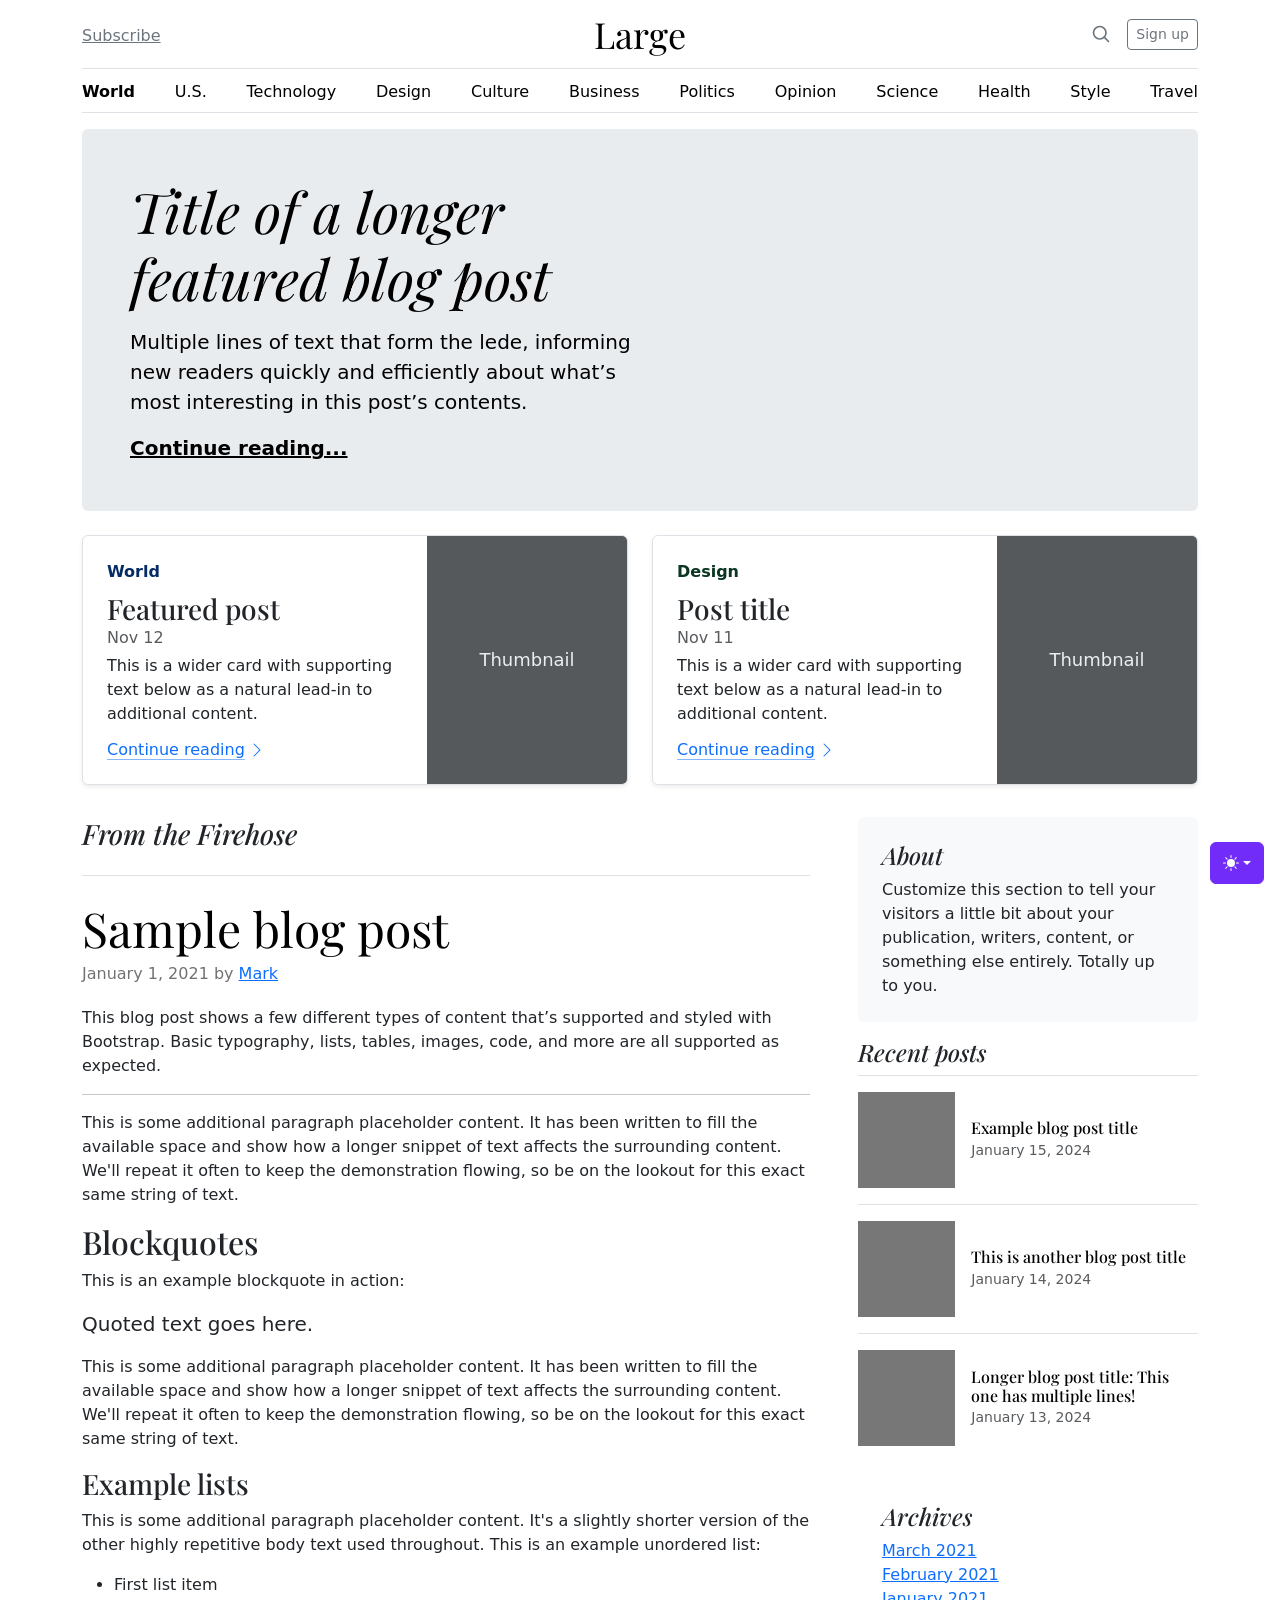
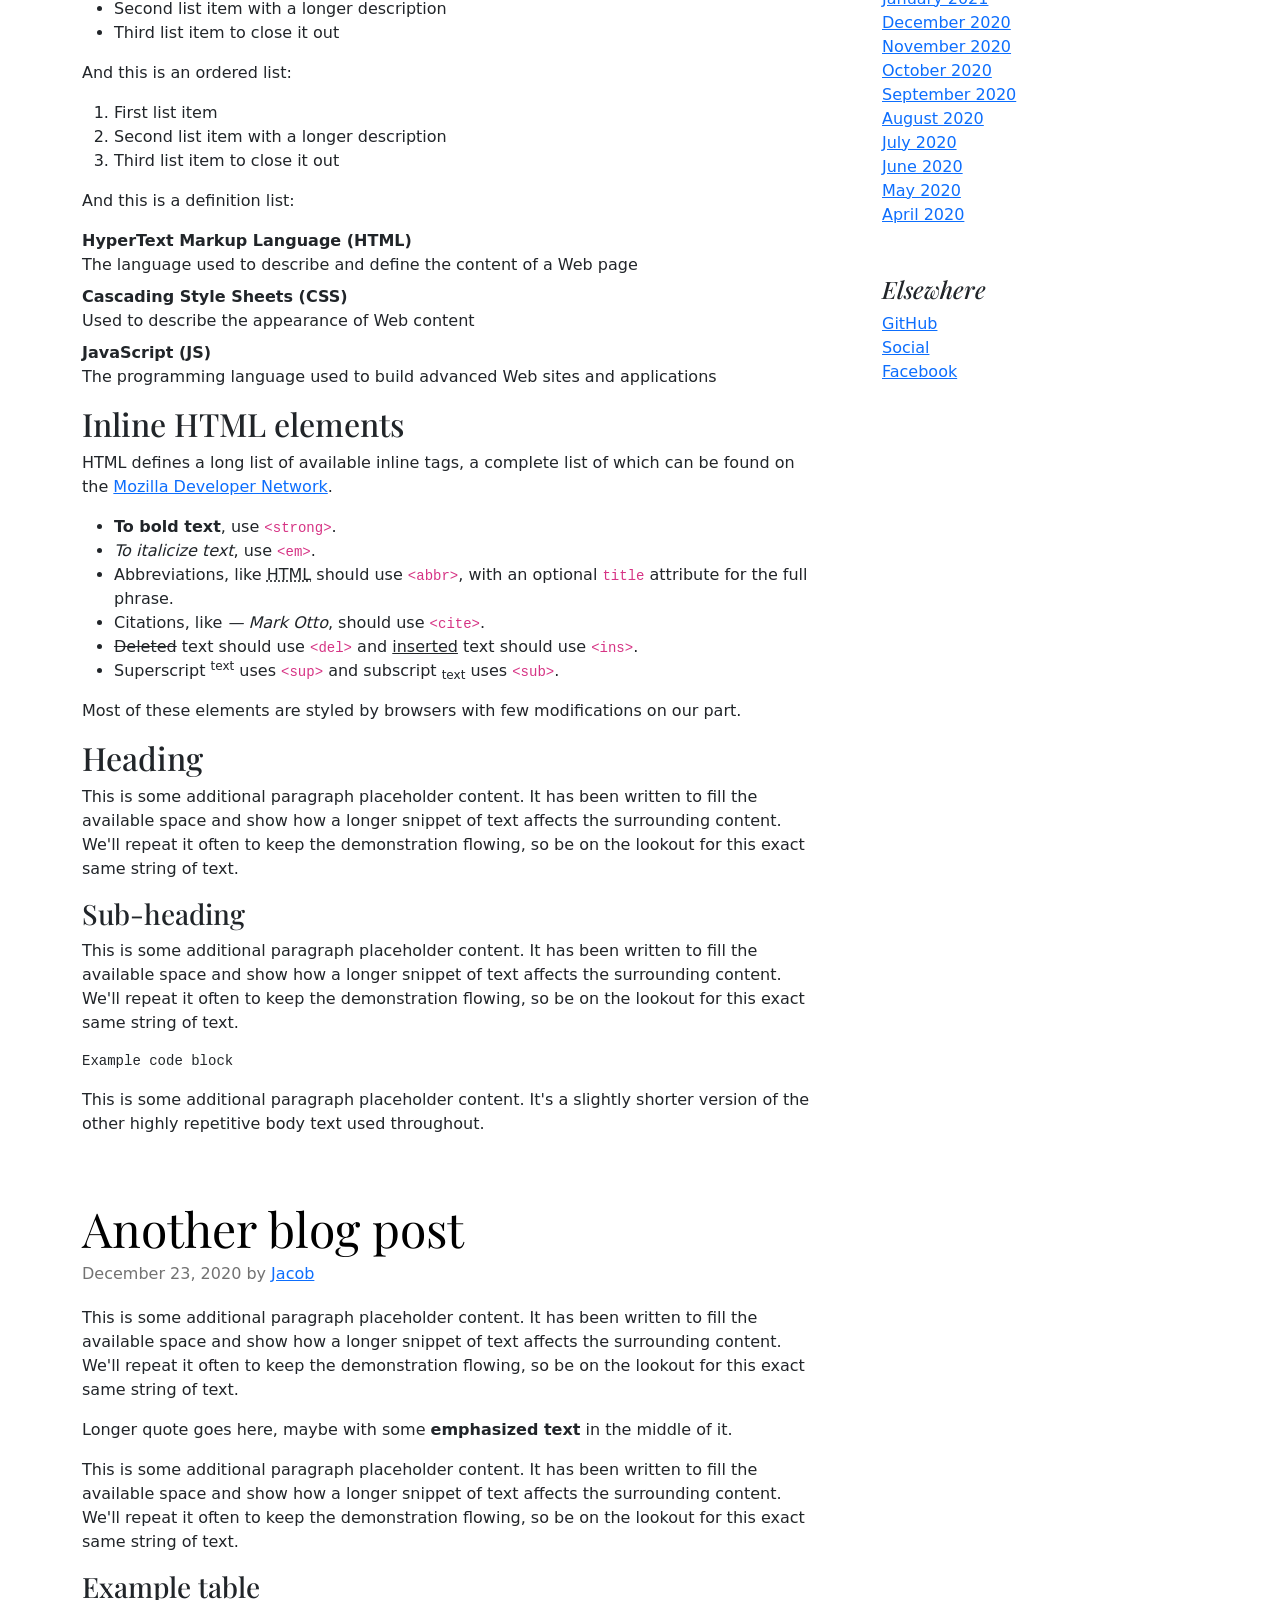
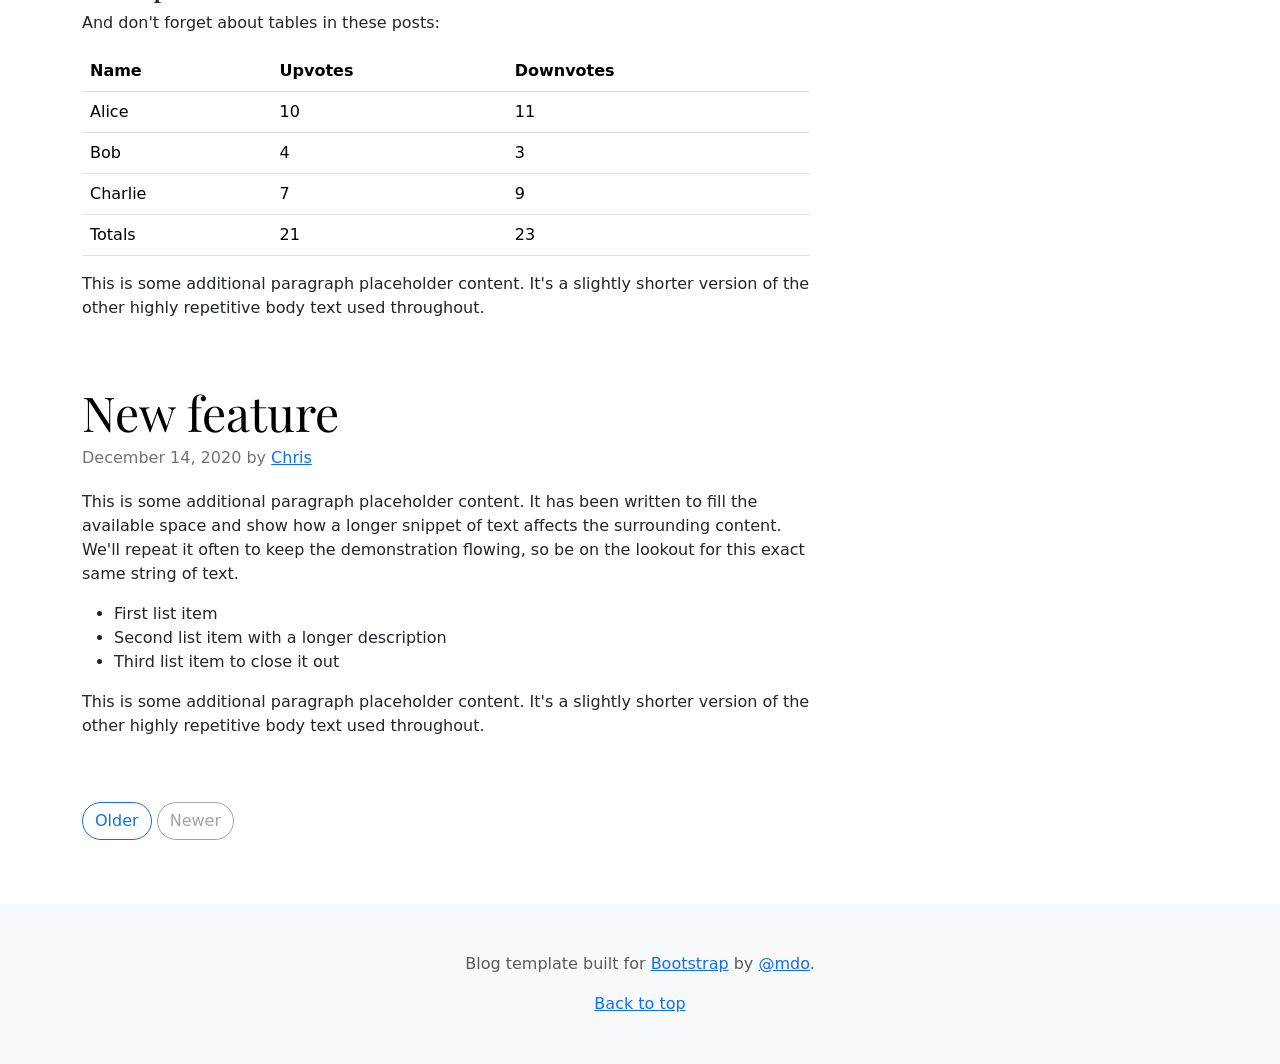
<file: KKRPL_SYAZASALMA/XI_RPL_2_SYAZASALMA/bootstrap/examples/bootstrap-5.3.8-examples/blog/index.html>
<!doctype html>
<html lang="en" data-bs-theme="auto">
  <head>
    <meta charset="utf-8" />
    <meta name="viewport" content="width=device-width, initial-scale=1" />
    <meta name="description" content="" />
    <meta
      name="author"
      content="Mark Otto, Jacob Thornton, and Bootstrap contributors"
    />
    <meta name="generator" content="Astro v5.13.2" />
    <title>Blog Template · Bootstrap v5.3</title>
    <link
      rel="canonical"
      href="https://getbootstrap.com/docs/5.3/examples/blog/"
    />
    <script src="../assets/js/color-modes.js"></script>
    <link href="../assets/dist/css/bootstrap.min.css" rel="stylesheet" />
    <meta name="theme-color" content="#712cf9" />
    <link
      href="https://fonts.googleapis.com/css?family=Playfair+Display:700,900&display=swap"
      rel="stylesheet"
    />
    <link href="blog.css" rel="stylesheet" />
    <style>
      .bd-placeholder-img {
        font-size: 1.125rem;
        text-anchor: middle;
        -webkit-user-select: none;
        -moz-user-select: none;
        user-select: none;
      }
      @media (min-width: 768px) {
        .bd-placeholder-img-lg {
          font-size: 3.5rem;
        }
      }
      .b-example-divider {
        width: 100%;
        height: 3rem;
        background-color: #0000001a;
        border: solid rgba(0, 0, 0, 0.15);
        border-width: 1px 0;
        box-shadow:
          inset 0 0.5em 1.5em #0000001a,
          inset 0 0.125em 0.5em #00000026;
      }
      .b-example-vr {
        flex-shrink: 0;
        width: 1.5rem;
        height: 100vh;
      }
      .bi {
        vertical-align: -0.125em;
        fill: currentColor;
      }
      .nav-scroller {
        position: relative;
        z-index: 2;
        height: 2.75rem;
        overflow-y: hidden;
      }
      .nav-scroller .nav {
        display: flex;
        flex-wrap: nowrap;
        padding-bottom: 1rem;
        margin-top: -1px;
        overflow-x: auto;
        text-align: center;
        white-space: nowrap;
        -webkit-overflow-scrolling: touch;
      }
      .btn-bd-primary {
        --bd-violet-bg: #712cf9;
        --bd-violet-rgb: 112.520718, 44.062154, 249.437846;
        --bs-btn-font-weight: 600;
        --bs-btn-color: var(--bs-white);
        --bs-btn-bg: var(--bd-violet-bg);
        --bs-btn-border-color: var(--bd-violet-bg);
        --bs-btn-hover-color: var(--bs-white);
        --bs-btn-hover-bg: #6528e0;
        --bs-btn-hover-border-color: #6528e0;
        --bs-btn-focus-shadow-rgb: var(--bd-violet-rgb);
        --bs-btn-active-color: var(--bs-btn-hover-color);
        --bs-btn-active-bg: #5a23c8;
        --bs-btn-active-border-color: #5a23c8;
      }
      .bd-mode-toggle {
        z-index: 1500;
      }
      .bd-mode-toggle .bi {
        width: 1em;
        height: 1em;
      }
      .bd-mode-toggle .dropdown-menu .active .bi {
        display: block !important;
      }
    </style>
  </head>
  <body>
    <svg xmlns="http://www.w3.org/2000/svg" class="d-none">
      <symbol id="check2" viewBox="0 0 16 16">
        <path
          d="M13.854 3.646a.5.5 0 0 1 0 .708l-7 7a.5.5 0 0 1-.708 0l-3.5-3.5a.5.5 0 1 1 .708-.708L6.5 10.293l6.646-6.647a.5.5 0 0 1 .708 0z"
        ></path>
      </symbol>
      <symbol id="circle-half" viewBox="0 0 16 16">
        <path
          d="M8 15A7 7 0 1 0 8 1v14zm0 1A8 8 0 1 1 8 0a8 8 0 0 1 0 16z"
        ></path>
      </symbol>
      <symbol id="moon-stars-fill" viewBox="0 0 16 16">
        <path
          d="M6 .278a.768.768 0 0 1 .08.858 7.208 7.208 0 0 0-.878 3.46c0 4.021 3.278 7.277 7.318 7.277.527 0 1.04-.055 1.533-.16a.787.787 0 0 1 .81.316.733.733 0 0 1-.031.893A8.349 8.349 0 0 1 8.344 16C3.734 16 0 12.286 0 7.71 0 4.266 2.114 1.312 5.124.06A.752.752 0 0 1 6 .278z"
        ></path>
        <path
          d="M10.794 3.148a.217.217 0 0 1 .412 0l.387 1.162c.173.518.579.924 1.097 1.097l1.162.387a.217.217 0 0 1 0 .412l-1.162.387a1.734 1.734 0 0 0-1.097 1.097l-.387 1.162a.217.217 0 0 1-.412 0l-.387-1.162A1.734 1.734 0 0 0 9.31 6.593l-1.162-.387a.217.217 0 0 1 0-.412l1.162-.387a1.734 1.734 0 0 0 1.097-1.097l.387-1.162zM13.863.099a.145.145 0 0 1 .274 0l.258.774c.115.346.386.617.732.732l.774.258a.145.145 0 0 1 0 .274l-.774.258a1.156 1.156 0 0 0-.732.732l-.258.774a.145.145 0 0 1-.274 0l-.258-.774a1.156 1.156 0 0 0-.732-.732l-.774-.258a.145.145 0 0 1 0-.274l.774-.258c.346-.115.617-.386.732-.732L13.863.1z"
        ></path>
      </symbol>
      <symbol id="sun-fill" viewBox="0 0 16 16">
        <path
          d="M8 12a4 4 0 1 0 0-8 4 4 0 0 0 0 8zM8 0a.5.5 0 0 1 .5.5v2a.5.5 0 0 1-1 0v-2A.5.5 0 0 1 8 0zm0 13a.5.5 0 0 1 .5.5v2a.5.5 0 0 1-1 0v-2A.5.5 0 0 1 8 13zm8-5a.5.5 0 0 1-.5.5h-2a.5.5 0 0 1 0-1h2a.5.5 0 0 1 .5.5zM3 8a.5.5 0 0 1-.5.5h-2a.5.5 0 0 1 0-1h2A.5.5 0 0 1 3 8zm10.657-5.657a.5.5 0 0 1 0 .707l-1.414 1.415a.5.5 0 1 1-.707-.708l1.414-1.414a.5.5 0 0 1 .707 0zm-9.193 9.193a.5.5 0 0 1 0 .707L3.05 13.657a.5.5 0 0 1-.707-.707l1.414-1.414a.5.5 0 0 1 .707 0zm9.193 2.121a.5.5 0 0 1-.707 0l-1.414-1.414a.5.5 0 0 1 .707-.707l1.414 1.414a.5.5 0 0 1 0 .707zM4.464 4.465a.5.5 0 0 1-.707 0L2.343 3.05a.5.5 0 1 1 .707-.707l1.414 1.414a.5.5 0 0 1 0 .708z"
        ></path>
      </symbol>
    </svg>
    <div
      class="dropdown position-fixed bottom-0 end-0 mb-3 me-3 bd-mode-toggle"
    >
      <button
        class="btn btn-bd-primary py-2 dropdown-toggle d-flex align-items-center"
        id="bd-theme"
        type="button"
        aria-expanded="false"
        data-bs-toggle="dropdown"
        aria-label="Toggle theme (auto)"
      >
        <svg class="bi my-1 theme-icon-active" aria-hidden="true">
          <use href="#circle-half"></use>
        </svg>
        <span class="visually-hidden" id="bd-theme-text">Toggle theme</span>
      </button>
      <ul
        class="dropdown-menu dropdown-menu-end shadow"
        aria-labelledby="bd-theme-text"
      >
        <li>
          <button
            type="button"
            class="dropdown-item d-flex align-items-center"
            data-bs-theme-value="light"
            aria-pressed="false"
          >
            <svg class="bi me-2 opacity-50" aria-hidden="true">
              <use href="#sun-fill"></use>
            </svg>
            Light
            <svg class="bi ms-auto d-none" aria-hidden="true">
              <use href="#check2"></use>
            </svg>
          </button>
        </li>
        <li>
          <button
            type="button"
            class="dropdown-item d-flex align-items-center"
            data-bs-theme-value="dark"
            aria-pressed="false"
          >
            <svg class="bi me-2 opacity-50" aria-hidden="true">
              <use href="#moon-stars-fill"></use>
            </svg>
            Dark
            <svg class="bi ms-auto d-none" aria-hidden="true">
              <use href="#check2"></use>
            </svg>
          </button>
        </li>
        <li>
          <button
            type="button"
            class="dropdown-item d-flex align-items-center active"
            data-bs-theme-value="auto"
            aria-pressed="true"
          >
            <svg class="bi me-2 opacity-50" aria-hidden="true">
              <use href="#circle-half"></use>
            </svg>
            Auto
            <svg class="bi ms-auto d-none" aria-hidden="true">
              <use href="#check2"></use>
            </svg>
          </button>
        </li>
      </ul>
    </div>
    <svg xmlns="http://www.w3.org/2000/svg" class="d-none">
      <symbol
        id="aperture"
        fill="none"
        stroke="currentColor"
        stroke-linecap="round"
        stroke-linejoin="round"
        stroke-width="2"
        viewBox="0 0 24 24"
      >
        <circle cx="12" cy="12" r="10"></circle>
        <path
          d="M14.31 8l5.74 9.94M9.69 8h11.48M7.38 12l5.74-9.94M9.69 16L3.95 6.06M14.31 16H2.83m13.79-4l-5.74 9.94"
        ></path>
      </symbol>
      <symbol id="cart" viewBox="0 0 16 16">
        <path
          d="M0 1.5A.5.5 0 0 1 .5 1H2a.5.5 0 0 1 .485.379L2.89 3H14.5a.5.5 0 0 1 .49.598l-1 5a.5.5 0 0 1-.465.401l-9.397.472L4.415 11H13a.5.5 0 0 1 0 1H4a.5.5 0 0 1-.491-.408L2.01 3.607 1.61 2H.5a.5.5 0 0 1-.5-.5zM3.102 4l.84 4.479 9.144-.459L13.89 4H3.102zM5 12a2 2 0 1 0 0 4 2 2 0 0 0 0-4zm7 0a2 2 0 1 0 0 4 2 2 0 0 0 0-4zm-7 1a1 1 0 1 1 0 2 1 1 0 0 1 0-2zm7 0a1 1 0 1 1 0 2 1 1 0 0 1 0-2z"
        ></path>
      </symbol>
      <symbol id="chevron-right" viewBox="0 0 16 16">
        <path
          fill-rule="evenodd"
          d="M4.646 1.646a.5.5 0 0 1 .708 0l6 6a.5.5 0 0 1 0 .708l-6 6a.5.5 0 0 1-.708-.708L10.293 8 4.646 2.354a.5.5 0 0 1 0-.708z"
        ></path>
      </symbol>
    </svg>
    <div class="container">
      <header class="border-bottom lh-1 py-3">
        <div class="row flex-nowrap justify-content-between align-items-center">
          <div class="col-4 pt-1">
            <a class="link-secondary" href="#">Subscribe</a>
          </div>
          <div class="col-4 text-center">
            <a
              class="blog-header-logo text-body-emphasis text-decoration-none"
              href="#"
              >Large</a
            >
          </div>
          <div class="col-4 d-flex justify-content-end align-items-center">
            <a class="link-secondary" href="#" aria-label="Search">
              <svg
                xmlns="http://www.w3.org/2000/svg"
                width="20"
                height="20"
                fill="none"
                stroke="currentColor"
                stroke-linecap="round"
                stroke-linejoin="round"
                stroke-width="2"
                class="mx-3"
                role="img"
                viewBox="0 0 24 24"
              >
                <title>Search</title>
                <circle cx="10.5" cy="10.5" r="7.5"></circle>
                <path d="M21 21l-5.2-5.2"></path>
              </svg>
            </a>
            <a class="btn btn-sm btn-outline-secondary" href="#">Sign up</a>
          </div>
        </div>
      </header>
      <div class="nav-scroller py-1 mb-3 border-bottom">
        <nav class="nav nav-underline justify-content-between">
          <a class="nav-item nav-link link-body-emphasis active" href="#"
            >World</a
          >
          <a class="nav-item nav-link link-body-emphasis" href="#">U.S.</a>
          <a class="nav-item nav-link link-body-emphasis" href="#"
            >Technology</a
          >
          <a class="nav-item nav-link link-body-emphasis" href="#">Design</a>
          <a class="nav-item nav-link link-body-emphasis" href="#">Culture</a>
          <a class="nav-item nav-link link-body-emphasis" href="#">Business</a>
          <a class="nav-item nav-link link-body-emphasis" href="#">Politics</a>
          <a class="nav-item nav-link link-body-emphasis" href="#">Opinion</a>
          <a class="nav-item nav-link link-body-emphasis" href="#">Science</a>
          <a class="nav-item nav-link link-body-emphasis" href="#">Health</a>
          <a class="nav-item nav-link link-body-emphasis" href="#">Style</a>
          <a class="nav-item nav-link link-body-emphasis" href="#">Travel</a>
        </nav>
      </div>
    </div>
    <main class="container">
      <div class="p-4 p-md-5 mb-4 rounded text-body-emphasis bg-body-secondary">
        <div class="col-lg-6 px-0">
          <h1 class="display-4 fst-italic">
            Title of a longer featured blog post
          </h1>
          <p class="lead my-3">
            Multiple lines of text that form the lede, informing new readers
            quickly and efficiently about what’s most interesting in this post’s
            contents.
          </p>
          <p class="lead mb-0">
            <a href="#" class="text-body-emphasis fw-bold"
              >Continue reading...</a
            >
          </p>
        </div>
      </div>
      <div class="row mb-2">
        <div class="col-md-6">
          <div
            class="row g-0 border rounded overflow-hidden flex-md-row mb-4 shadow-sm h-md-250 position-relative"
          >
            <div class="col p-4 d-flex flex-column position-static">
              <strong class="d-inline-block mb-2 text-primary-emphasis"
                >World</strong
              >
              <h3 class="mb-0">Featured post</h3>
              <div class="mb-1 text-body-secondary">Nov 12</div>
              <p class="card-text mb-auto">
                This is a wider card with supporting text below as a natural
                lead-in to additional content.
              </p>
              <a
                href="#"
                class="icon-link gap-1 icon-link-hover stretched-link"
              >
                Continue reading
                <svg class="bi" aria-hidden="true">
                  <use xlink:href="#chevron-right"></use>
                </svg>
              </a>
            </div>
            <div class="col-auto d-none d-lg-block">
              <svg
                aria-label="Placeholder: Thumbnail"
                class="bd-placeholder-img"
                height="250"
                preserveAspectRatio="xMidYMid slice"
                role="img"
                width="200"
                xmlns="http://www.w3.org/2000/svg"
              >
                <title>Placeholder</title>
                <rect width="100%" height="100%" fill="#55595c"></rect>
                <text x="50%" y="50%" fill="#eceeef" dy=".3em">Thumbnail</text>
              </svg>
            </div>
          </div>
        </div>
        <div class="col-md-6">
          <div
            class="row g-0 border rounded overflow-hidden flex-md-row mb-4 shadow-sm h-md-250 position-relative"
          >
            <div class="col p-4 d-flex flex-column position-static">
              <strong class="d-inline-block mb-2 text-success-emphasis"
                >Design</strong
              >
              <h3 class="mb-0">Post title</h3>
              <div class="mb-1 text-body-secondary">Nov 11</div>
              <p class="mb-auto">
                This is a wider card with supporting text below as a natural
                lead-in to additional content.
              </p>
              <a
                href="#"
                class="icon-link gap-1 icon-link-hover stretched-link"
              >
                Continue reading
                <svg class="bi" aria-hidden="true">
                  <use xlink:href="#chevron-right"></use>
                </svg>
              </a>
            </div>
            <div class="col-auto d-none d-lg-block">
              <svg
                aria-label="Placeholder: Thumbnail"
                class="bd-placeholder-img"
                height="250"
                preserveAspectRatio="xMidYMid slice"
                role="img"
                width="200"
                xmlns="http://www.w3.org/2000/svg"
              >
                <title>Placeholder</title>
                <rect width="100%" height="100%" fill="#55595c"></rect>
                <text x="50%" y="50%" fill="#eceeef" dy=".3em">Thumbnail</text>
              </svg>
            </div>
          </div>
        </div>
      </div>
      <div class="row g-5">
        <div class="col-md-8">
          <h3 class="pb-4 mb-4 fst-italic border-bottom">From the Firehose</h3>
          <article class="blog-post">
            <h2 class="display-5 link-body-emphasis mb-1">Sample blog post</h2>
            <p class="blog-post-meta">
              January 1, 2021 by <a href="#">Mark</a>
            </p>
            <p>
              This blog post shows a few different types of content that’s
              supported and styled with Bootstrap. Basic typography, lists,
              tables, images, code, and more are all supported as expected.
            </p>
            <hr />
            <p>
              This is some additional paragraph placeholder content. It has been
              written to fill the available space and show how a longer snippet
              of text affects the surrounding content. We'll repeat it often to
              keep the demonstration flowing, so be on the lookout for this
              exact same string of text.
            </p>
            <h2>Blockquotes</h2>
            <p>This is an example blockquote in action:</p>
            <blockquote class="blockquote">
              <p>Quoted text goes here.</p>
            </blockquote>
            <p>
              This is some additional paragraph placeholder content. It has been
              written to fill the available space and show how a longer snippet
              of text affects the surrounding content. We'll repeat it often to
              keep the demonstration flowing, so be on the lookout for this
              exact same string of text.
            </p>
            <h3>Example lists</h3>
            <p>
              This is some additional paragraph placeholder content. It's a
              slightly shorter version of the other highly repetitive body text
              used throughout. This is an example unordered list:
            </p>
            <ul>
              <li>First list item</li>
              <li>Second list item with a longer description</li>
              <li>Third list item to close it out</li>
            </ul>
            <p>And this is an ordered list:</p>
            <ol>
              <li>First list item</li>
              <li>Second list item with a longer description</li>
              <li>Third list item to close it out</li>
            </ol>
            <p>And this is a definition list:</p>
            <dl>
              <dt>HyperText Markup Language (HTML)</dt>
              <dd>
                The language used to describe and define the content of a Web
                page
              </dd>
              <dt>Cascading Style Sheets (CSS)</dt>
              <dd>Used to describe the appearance of Web content</dd>
              <dt>JavaScript (JS)</dt>
              <dd>
                The programming language used to build advanced Web sites and
                applications
              </dd>
            </dl>
            <h2>Inline HTML elements</h2>
            <p>
              HTML defines a long list of available inline tags, a complete list
              of which can be found on the
              <a
                href="https://developer.mozilla.org/en-US/docs/Web/HTML/Element"
                >Mozilla Developer Network</a
              >.
            </p>
            <ul>
              <li>
                <strong>To bold text</strong>, use
                <code class="language-plaintext highlighter-rouge"
                  >&lt;strong&gt;</code
                >.
              </li>
              <li>
                <em>To italicize text</em>, use
                <code class="language-plaintext highlighter-rouge"
                  >&lt;em&gt;</code
                >.
              </li>
              <li>
                Abbreviations, like
                <abbr title="HyperText Markup Language">HTML</abbr> should use
                <code class="language-plaintext highlighter-rouge"
                  >&lt;abbr&gt;</code
                >, with an optional
                <code class="language-plaintext highlighter-rouge">title</code>
                attribute for the full phrase.
              </li>
              <li>
                Citations, like <cite>— Mark Otto</cite>, should use
                <code class="language-plaintext highlighter-rouge"
                  >&lt;cite&gt;</code
                >.
              </li>
              <li>
                <del>Deleted</del> text should use
                <code class="language-plaintext highlighter-rouge"
                  >&lt;del&gt;</code
                >
                and <ins>inserted</ins> text should use
                <code class="language-plaintext highlighter-rouge"
                  >&lt;ins&gt;</code
                >.
              </li>
              <li>
                Superscript <sup>text</sup> uses
                <code class="language-plaintext highlighter-rouge"
                  >&lt;sup&gt;</code
                >
                and subscript <sub>text</sub> uses
                <code class="language-plaintext highlighter-rouge"
                  >&lt;sub&gt;</code
                >.
              </li>
            </ul>
            <p>
              Most of these elements are styled by browsers with few
              modifications on our part.
            </p>
            <h2>Heading</h2>
            <p>
              This is some additional paragraph placeholder content. It has been
              written to fill the available space and show how a longer snippet
              of text affects the surrounding content. We'll repeat it often to
              keep the demonstration flowing, so be on the lookout for this
              exact same string of text.
            </p>
            <h3>Sub-heading</h3>
            <p>
              This is some additional paragraph placeholder content. It has been
              written to fill the available space and show how a longer snippet
              of text affects the surrounding content. We'll repeat it often to
              keep the demonstration flowing, so be on the lookout for this
              exact same string of text.
            </p>
            <pre><code>Example code block</code></pre>
            <p>
              This is some additional paragraph placeholder content. It's a
              slightly shorter version of the other highly repetitive body text
              used throughout.
            </p>
          </article>
          <article class="blog-post">
            <h2 class="display-5 link-body-emphasis mb-1">Another blog post</h2>
            <p class="blog-post-meta">
              December 23, 2020 by <a href="#">Jacob</a>
            </p>
            <p>
              This is some additional paragraph placeholder content. It has been
              written to fill the available space and show how a longer snippet
              of text affects the surrounding content. We'll repeat it often to
              keep the demonstration flowing, so be on the lookout for this
              exact same string of text.
            </p>
            <blockquote>
              <p>
                Longer quote goes here, maybe with some
                <strong>emphasized text</strong> in the middle of it.
              </p>
            </blockquote>
            <p>
              This is some additional paragraph placeholder content. It has been
              written to fill the available space and show how a longer snippet
              of text affects the surrounding content. We'll repeat it often to
              keep the demonstration flowing, so be on the lookout for this
              exact same string of text.
            </p>
            <h3>Example table</h3>
            <p>And don't forget about tables in these posts:</p>
            <table class="table">
              <thead>
                <tr>
                  <th>Name</th>
                  <th>Upvotes</th>
                  <th>Downvotes</th>
                </tr>
              </thead>
              <tbody>
                <tr>
                  <td>Alice</td>
                  <td>10</td>
                  <td>11</td>
                </tr>
                <tr>
                  <td>Bob</td>
                  <td>4</td>
                  <td>3</td>
                </tr>
                <tr>
                  <td>Charlie</td>
                  <td>7</td>
                  <td>9</td>
                </tr>
              </tbody>
              <tfoot>
                <tr>
                  <td>Totals</td>
                  <td>21</td>
                  <td>23</td>
                </tr>
              </tfoot>
            </table>
            <p>
              This is some additional paragraph placeholder content. It's a
              slightly shorter version of the other highly repetitive body text
              used throughout.
            </p>
          </article>
          <article class="blog-post">
            <h2 class="display-5 link-body-emphasis mb-1">New feature</h2>
            <p class="blog-post-meta">
              December 14, 2020 by <a href="#">Chris</a>
            </p>
            <p>
              This is some additional paragraph placeholder content. It has been
              written to fill the available space and show how a longer snippet
              of text affects the surrounding content. We'll repeat it often to
              keep the demonstration flowing, so be on the lookout for this
              exact same string of text.
            </p>
            <ul>
              <li>First list item</li>
              <li>Second list item with a longer description</li>
              <li>Third list item to close it out</li>
            </ul>
            <p>
              This is some additional paragraph placeholder content. It's a
              slightly shorter version of the other highly repetitive body text
              used throughout.
            </p>
          </article>
          <nav class="blog-pagination" aria-label="Pagination">
            <a class="btn btn-outline-primary rounded-pill" href="#">Older</a>
            <a
              class="btn btn-outline-secondary rounded-pill disabled"
              aria-disabled="true"
              >Newer</a
            >
          </nav>
        </div>
        <div class="col-md-4">
          <div class="position-sticky" style="top: 2rem">
            <div class="p-4 mb-3 bg-body-tertiary rounded">
              <h4 class="fst-italic">About</h4>
              <p class="mb-0">
                Customize this section to tell your visitors a little bit about
                your publication, writers, content, or something else entirely.
                Totally up to you.
              </p>
            </div>
            <div>
              <h4 class="fst-italic">Recent posts</h4>
              <ul class="list-unstyled">
                <li>
                  <a
                    class="d-flex flex-column flex-lg-row gap-3 align-items-start align-items-lg-center py-3 link-body-emphasis text-decoration-none border-top"
                    href="#"
                  >
                    <svg
                      aria-hidden="true"
                      class="bd-placeholder-img"
                      height="96"
                      preserveAspectRatio="xMidYMid slice"
                      width="100%"
                      xmlns="http://www.w3.org/2000/svg"
                    >
                      <rect width="100%" height="100%" fill="#777"></rect>
                    </svg>
                    <div class="col-lg-8">
                      <h6 class="mb-0">Example blog post title</h6>
                      <small class="text-body-secondary"
                        >January 15, 2024</small
                      >
                    </div>
                  </a>
                </li>
                <li>
                  <a
                    class="d-flex flex-column flex-lg-row gap-3 align-items-start align-items-lg-center py-3 link-body-emphasis text-decoration-none border-top"
                    href="#"
                  >
                    <svg
                      aria-hidden="true"
                      class="bd-placeholder-img"
                      height="96"
                      preserveAspectRatio="xMidYMid slice"
                      width="100%"
                      xmlns="http://www.w3.org/2000/svg"
                    >
                      <rect width="100%" height="100%" fill="#777"></rect>
                    </svg>
                    <div class="col-lg-8">
                      <h6 class="mb-0">This is another blog post title</h6>
                      <small class="text-body-secondary"
                        >January 14, 2024</small
                      >
                    </div>
                  </a>
                </li>
                <li>
                  <a
                    class="d-flex flex-column flex-lg-row gap-3 align-items-start align-items-lg-center py-3 link-body-emphasis text-decoration-none border-top"
                    href="#"
                  >
                    <svg
                      aria-hidden="true"
                      class="bd-placeholder-img"
                      height="96"
                      preserveAspectRatio="xMidYMid slice"
                      width="100%"
                      xmlns="http://www.w3.org/2000/svg"
                    >
                      <rect width="100%" height="100%" fill="#777"></rect>
                    </svg>
                    <div class="col-lg-8">
                      <h6 class="mb-0">
                        Longer blog post title: This one has multiple lines!
                      </h6>
                      <small class="text-body-secondary"
                        >January 13, 2024</small
                      >
                    </div>
                  </a>
                </li>
              </ul>
            </div>
            <div class="p-4">
              <h4 class="fst-italic">Archives</h4>
              <ol class="list-unstyled mb-0">
                <li><a href="#">March 2021</a></li>
                <li><a href="#">February 2021</a></li>
                <li><a href="#">January 2021</a></li>
                <li><a href="#">December 2020</a></li>
                <li><a href="#">November 2020</a></li>
                <li><a href="#">October 2020</a></li>
                <li><a href="#">September 2020</a></li>
                <li><a href="#">August 2020</a></li>
                <li><a href="#">July 2020</a></li>
                <li><a href="#">June 2020</a></li>
                <li><a href="#">May 2020</a></li>
                <li><a href="#">April 2020</a></li>
              </ol>
            </div>
            <div class="p-4">
              <h4 class="fst-italic">Elsewhere</h4>
              <ol class="list-unstyled">
                <li><a href="#">GitHub</a></li>
                <li><a href="#">Social</a></li>
                <li><a href="#">Facebook</a></li>
              </ol>
            </div>
          </div>
        </div>
      </div>
    </main>
    <footer class="py-5 text-center text-body-secondary bg-body-tertiary">
      <p>
        Blog template built for
        <a href="https://getbootstrap.com/">Bootstrap</a> by
        <a href="https://x.com/mdo">@mdo</a>.
      </p>
      <p class="mb-0"><a href="#">Back to top</a></p>
    </footer>
    <script
      src="../assets/dist/js/bootstrap.bundle.min.js"
      class="astro-vvvwv3sm"
    ></script>
  </body>
</html>
</file>
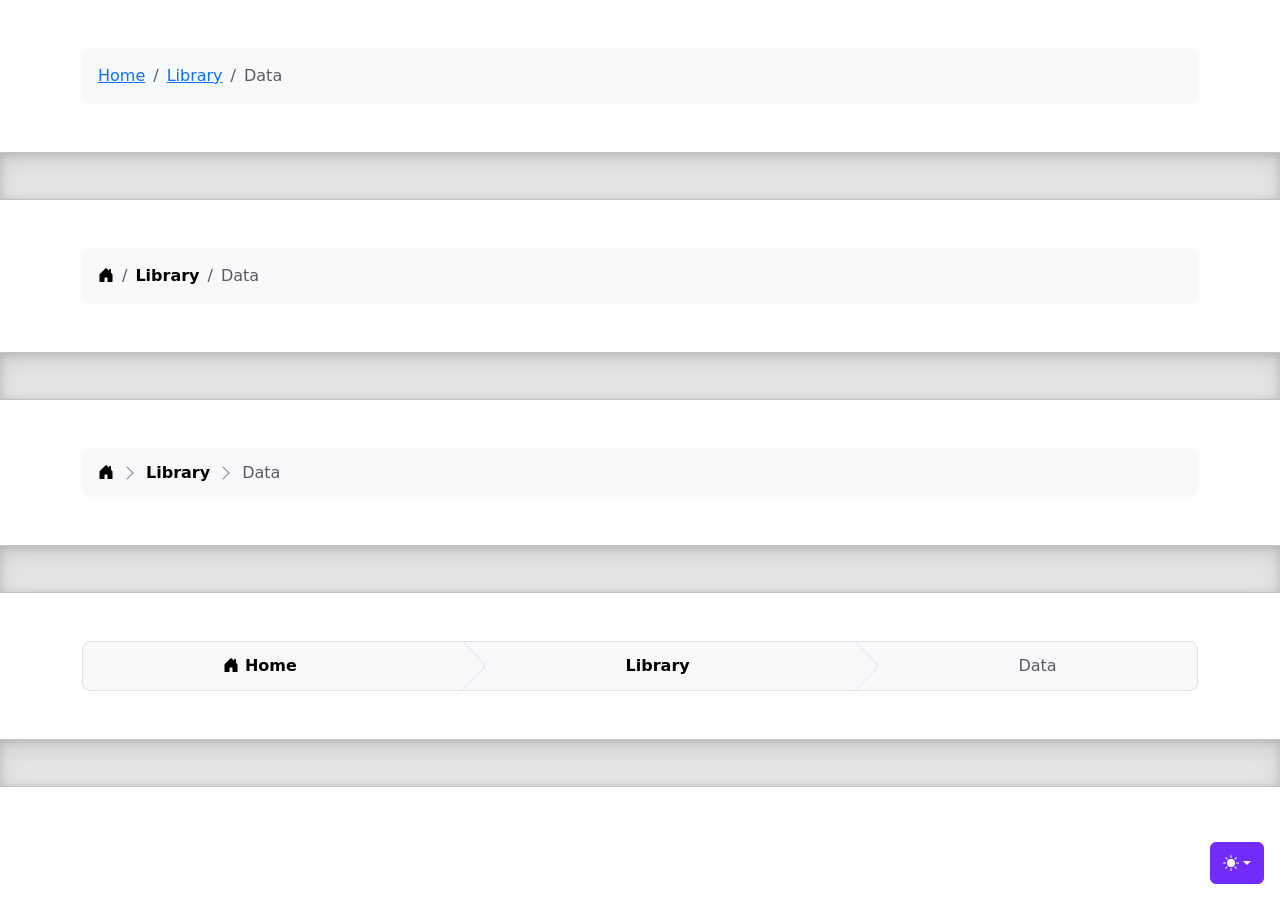
<file: KKRPL_SYAZASALMA/XI_RPL_2_SYAZASALMA/bootstrap/examples/bootstrap-5.3.8-examples/breadcrumbs/index.html>
<!doctype html>
<html lang="en" data-bs-theme="auto">
  <head>
    <meta charset="utf-8" />
    <meta name="viewport" content="width=device-width, initial-scale=1" />
    <meta name="description" content="" />
    <meta
      name="author"
      content="Mark Otto, Jacob Thornton, and Bootstrap contributors"
    />
    <meta name="generator" content="Astro v5.13.2" />
    <title>Breadcrumbs · Bootstrap v5.3</title>
    <link
      rel="canonical"
      href="https://getbootstrap.com/docs/5.3/examples/breadcrumbs/"
    />
    <script src="../assets/js/color-modes.js"></script>
    <link href="../assets/dist/css/bootstrap.min.css" rel="stylesheet" />
    <meta name="theme-color" content="#712cf9" />
    <link href="breadcrumbs.css" rel="stylesheet" />
    <style>
      .bd-placeholder-img {
        font-size: 1.125rem;
        text-anchor: middle;
        -webkit-user-select: none;
        -moz-user-select: none;
        user-select: none;
      }
      @media (min-width: 768px) {
        .bd-placeholder-img-lg {
          font-size: 3.5rem;
        }
      }
      .b-example-divider {
        width: 100%;
        height: 3rem;
        background-color: #0000001a;
        border: solid rgba(0, 0, 0, 0.15);
        border-width: 1px 0;
        box-shadow:
          inset 0 0.5em 1.5em #0000001a,
          inset 0 0.125em 0.5em #00000026;
      }
      .b-example-vr {
        flex-shrink: 0;
        width: 1.5rem;
        height: 100vh;
      }
      .bi {
        vertical-align: -0.125em;
        fill: currentColor;
      }
      .nav-scroller {
        position: relative;
        z-index: 2;
        height: 2.75rem;
        overflow-y: hidden;
      }
      .nav-scroller .nav {
        display: flex;
        flex-wrap: nowrap;
        padding-bottom: 1rem;
        margin-top: -1px;
        overflow-x: auto;
        text-align: center;
        white-space: nowrap;
        -webkit-overflow-scrolling: touch;
      }
      .btn-bd-primary {
        --bd-violet-bg: #712cf9;
        --bd-violet-rgb: 112.520718, 44.062154, 249.437846;
        --bs-btn-font-weight: 600;
        --bs-btn-color: var(--bs-white);
        --bs-btn-bg: var(--bd-violet-bg);
        --bs-btn-border-color: var(--bd-violet-bg);
        --bs-btn-hover-color: var(--bs-white);
        --bs-btn-hover-bg: #6528e0;
        --bs-btn-hover-border-color: #6528e0;
        --bs-btn-focus-shadow-rgb: var(--bd-violet-rgb);
        --bs-btn-active-color: var(--bs-btn-hover-color);
        --bs-btn-active-bg: #5a23c8;
        --bs-btn-active-border-color: #5a23c8;
      }
      .bd-mode-toggle {
        z-index: 1500;
      }
      .bd-mode-toggle .bi {
        width: 1em;
        height: 1em;
      }
      .bd-mode-toggle .dropdown-menu .active .bi {
        display: block !important;
      }
    </style>
  </head>
  <body>
    <svg xmlns="http://www.w3.org/2000/svg" class="d-none">
      <symbol id="check2" viewBox="0 0 16 16">
        <path
          d="M13.854 3.646a.5.5 0 0 1 0 .708l-7 7a.5.5 0 0 1-.708 0l-3.5-3.5a.5.5 0 1 1 .708-.708L6.5 10.293l6.646-6.647a.5.5 0 0 1 .708 0z"
        ></path>
      </symbol>
      <symbol id="circle-half" viewBox="0 0 16 16">
        <path
          d="M8 15A7 7 0 1 0 8 1v14zm0 1A8 8 0 1 1 8 0a8 8 0 0 1 0 16z"
        ></path>
      </symbol>
      <symbol id="moon-stars-fill" viewBox="0 0 16 16">
        <path
          d="M6 .278a.768.768 0 0 1 .08.858 7.208 7.208 0 0 0-.878 3.46c0 4.021 3.278 7.277 7.318 7.277.527 0 1.04-.055 1.533-.16a.787.787 0 0 1 .81.316.733.733 0 0 1-.031.893A8.349 8.349 0 0 1 8.344 16C3.734 16 0 12.286 0 7.71 0 4.266 2.114 1.312 5.124.06A.752.752 0 0 1 6 .278z"
        ></path>
        <path
          d="M10.794 3.148a.217.217 0 0 1 .412 0l.387 1.162c.173.518.579.924 1.097 1.097l1.162.387a.217.217 0 0 1 0 .412l-1.162.387a1.734 1.734 0 0 0-1.097 1.097l-.387 1.162a.217.217 0 0 1-.412 0l-.387-1.162A1.734 1.734 0 0 0 9.31 6.593l-1.162-.387a.217.217 0 0 1 0-.412l1.162-.387a1.734 1.734 0 0 0 1.097-1.097l.387-1.162zM13.863.099a.145.145 0 0 1 .274 0l.258.774c.115.346.386.617.732.732l.774.258a.145.145 0 0 1 0 .274l-.774.258a1.156 1.156 0 0 0-.732.732l-.258.774a.145.145 0 0 1-.274 0l-.258-.774a1.156 1.156 0 0 0-.732-.732l-.774-.258a.145.145 0 0 1 0-.274l.774-.258c.346-.115.617-.386.732-.732L13.863.1z"
        ></path>
      </symbol>
      <symbol id="sun-fill" viewBox="0 0 16 16">
        <path
          d="M8 12a4 4 0 1 0 0-8 4 4 0 0 0 0 8zM8 0a.5.5 0 0 1 .5.5v2a.5.5 0 0 1-1 0v-2A.5.5 0 0 1 8 0zm0 13a.5.5 0 0 1 .5.5v2a.5.5 0 0 1-1 0v-2A.5.5 0 0 1 8 13zm8-5a.5.5 0 0 1-.5.5h-2a.5.5 0 0 1 0-1h2a.5.5 0 0 1 .5.5zM3 8a.5.5 0 0 1-.5.5h-2a.5.5 0 0 1 0-1h2A.5.5 0 0 1 3 8zm10.657-5.657a.5.5 0 0 1 0 .707l-1.414 1.415a.5.5 0 1 1-.707-.708l1.414-1.414a.5.5 0 0 1 .707 0zm-9.193 9.193a.5.5 0 0 1 0 .707L3.05 13.657a.5.5 0 0 1-.707-.707l1.414-1.414a.5.5 0 0 1 .707 0zm9.193 2.121a.5.5 0 0 1-.707 0l-1.414-1.414a.5.5 0 0 1 .707-.707l1.414 1.414a.5.5 0 0 1 0 .707zM4.464 4.465a.5.5 0 0 1-.707 0L2.343 3.05a.5.5 0 1 1 .707-.707l1.414 1.414a.5.5 0 0 1 0 .708z"
        ></path>
      </symbol>
    </svg>
    <div
      class="dropdown position-fixed bottom-0 end-0 mb-3 me-3 bd-mode-toggle"
    >
      <button
        class="btn btn-bd-primary py-2 dropdown-toggle d-flex align-items-center"
        id="bd-theme"
        type="button"
        aria-expanded="false"
        data-bs-toggle="dropdown"
        aria-label="Toggle theme (auto)"
      >
        <svg class="bi my-1 theme-icon-active" aria-hidden="true">
          <use href="#circle-half"></use>
        </svg>
        <span class="visually-hidden" id="bd-theme-text">Toggle theme</span>
      </button>
      <ul
        class="dropdown-menu dropdown-menu-end shadow"
        aria-labelledby="bd-theme-text"
      >
        <li>
          <button
            type="button"
            class="dropdown-item d-flex align-items-center"
            data-bs-theme-value="light"
            aria-pressed="false"
          >
            <svg class="bi me-2 opacity-50" aria-hidden="true">
              <use href="#sun-fill"></use>
            </svg>
            Light
            <svg class="bi ms-auto d-none" aria-hidden="true">
              <use href="#check2"></use>
            </svg>
          </button>
        </li>
        <li>
          <button
            type="button"
            class="dropdown-item d-flex align-items-center"
            data-bs-theme-value="dark"
            aria-pressed="false"
          >
            <svg class="bi me-2 opacity-50" aria-hidden="true">
              <use href="#moon-stars-fill"></use>
            </svg>
            Dark
            <svg class="bi ms-auto d-none" aria-hidden="true">
              <use href="#check2"></use>
            </svg>
          </button>
        </li>
        <li>
          <button
            type="button"
            class="dropdown-item d-flex align-items-center active"
            data-bs-theme-value="auto"
            aria-pressed="true"
          >
            <svg class="bi me-2 opacity-50" aria-hidden="true">
              <use href="#circle-half"></use>
            </svg>
            Auto
            <svg class="bi ms-auto d-none" aria-hidden="true">
              <use href="#check2"></use>
            </svg>
          </button>
        </li>
      </ul>
    </div>
    <svg xmlns="http://www.w3.org/2000/svg" class="d-none">
      <symbol id="house-door-fill" viewBox="0 0 16 16">
        <path
          d="M6.5 14.5v-3.505c0-.245.25-.495.5-.495h2c.25 0 .5.25.5.5v3.5a.5.5 0 0 0 .5.5h4a.5.5 0 0 0 .5-.5v-7a.5.5 0 0 0-.146-.354L13 5.793V2.5a.5.5 0 0 0-.5-.5h-1a.5.5 0 0 0-.5.5v1.293L8.354 1.146a.5.5 0 0 0-.708 0l-6 6A.5.5 0 0 0 1.5 7.5v7a.5.5 0 0 0 .5.5h4a.5.5 0 0 0 .5-.5z"
        ></path>
      </symbol>
    </svg>
    <div class="container my-5">
      <nav aria-label="breadcrumb">
        <ol class="breadcrumb p-3 bg-body-tertiary rounded-3">
          <li class="breadcrumb-item"><a href="#">Home</a></li>
          <li class="breadcrumb-item"><a href="#">Library</a></li>
          <li class="breadcrumb-item active" aria-current="page">Data</li>
        </ol>
      </nav>
    </div>
    <div class="b-example-divider"></div>
    <div class="container my-5">
      <nav aria-label="breadcrumb">
        <ol class="breadcrumb p-3 bg-body-tertiary rounded-3">
          <li class="breadcrumb-item">
            <a class="link-body-emphasis" href="#">
              <svg class="bi" width="16" height="16" aria-hidden="true">
                <use xlink:href="#house-door-fill"></use>
              </svg>
              <span class="visually-hidden">Home</span>
            </a>
          </li>
          <li class="breadcrumb-item">
            <a
              class="link-body-emphasis fw-semibold text-decoration-none"
              href="#"
              >Library</a
            >
          </li>
          <li class="breadcrumb-item active" aria-current="page">Data</li>
        </ol>
      </nav>
    </div>
    <div class="b-example-divider"></div>
    <div class="container my-5">
      <nav aria-label="breadcrumb">
        <ol
          class="breadcrumb breadcrumb-chevron p-3 bg-body-tertiary rounded-3"
        >
          <li class="breadcrumb-item">
            <a class="link-body-emphasis" href="#">
              <svg class="bi" width="16" height="16" aria-hidden="true">
                <use xlink:href="#house-door-fill"></use>
              </svg>
              <span class="visually-hidden">Home</span>
            </a>
          </li>
          <li class="breadcrumb-item">
            <a
              class="link-body-emphasis fw-semibold text-decoration-none"
              href="#"
              >Library</a
            >
          </li>
          <li class="breadcrumb-item active" aria-current="page">Data</li>
        </ol>
      </nav>
    </div>
    <div class="b-example-divider"></div>
    <div class="container my-5">
      <nav aria-label="breadcrumb">
        <ol
          class="breadcrumb breadcrumb-custom overflow-hidden text-center bg-body-tertiary border rounded-3"
        >
          <li class="breadcrumb-item">
            <a
              class="link-body-emphasis fw-semibold text-decoration-none"
              href="#"
            >
              <svg class="bi" width="16" height="16" aria-hidden="true">
                <use xlink:href="#house-door-fill"></use>
              </svg>
              Home
            </a>
          </li>
          <li class="breadcrumb-item">
            <a
              class="link-body-emphasis fw-semibold text-decoration-none"
              href="#"
              >Library</a
            >
          </li>
          <li class="breadcrumb-item active" aria-current="page">Data</li>
        </ol>
      </nav>
    </div>
    <div class="b-example-divider"></div>
    <script
      src="../assets/dist/js/bootstrap.bundle.min.js"
      class="astro-vvvwv3sm"
    ></script>
  </body>
</html>
</file>
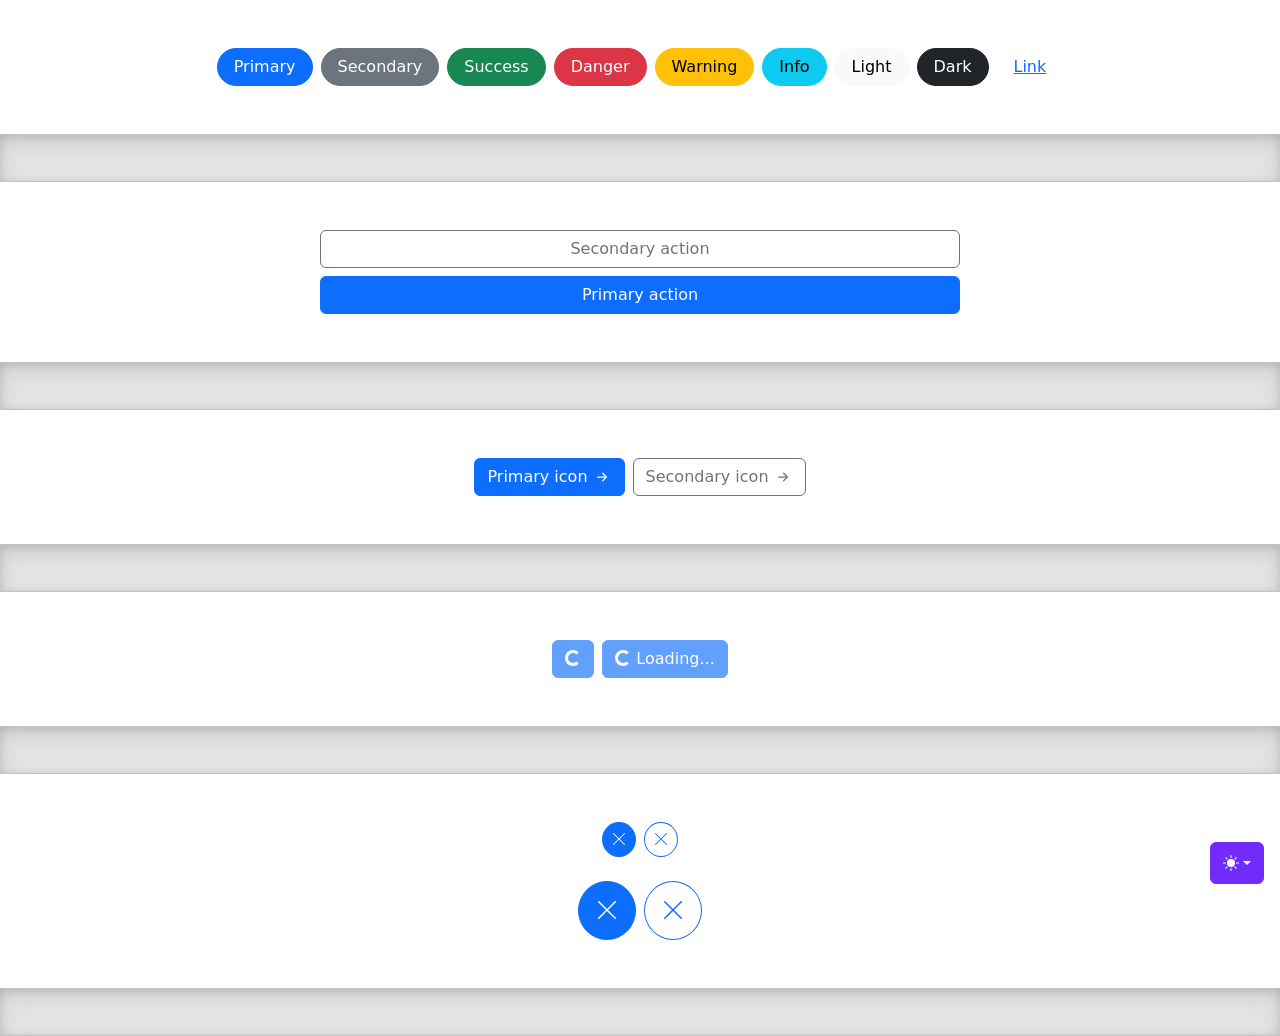
<file: KKRPL_SYAZASALMA/XI_RPL_2_SYAZASALMA/bootstrap/examples/bootstrap-5.3.8-examples/buttons/index.html>
<!doctype html>
<html lang="en" data-bs-theme="auto">
  <head>
    <meta charset="utf-8" />
    <meta name="viewport" content="width=device-width, initial-scale=1" />
    <meta name="description" content="" />
    <meta
      name="author"
      content="Mark Otto, Jacob Thornton, and Bootstrap contributors"
    />
    <meta name="generator" content="Astro v5.13.2" />
    <title>Buttons · Bootstrap v5.3</title>
    <link
      rel="canonical"
      href="https://getbootstrap.com/docs/5.3/examples/buttons/"
    />
    <script src="../assets/js/color-modes.js"></script>
    <link href="../assets/dist/css/bootstrap.min.css" rel="stylesheet" />
    <meta name="theme-color" content="#712cf9" />
    <style>
      .bd-placeholder-img {
        font-size: 1.125rem;
        text-anchor: middle;
        -webkit-user-select: none;
        -moz-user-select: none;
        user-select: none;
      }
      @media (min-width: 768px) {
        .bd-placeholder-img-lg {
          font-size: 3.5rem;
        }
      }
      .b-example-divider {
        width: 100%;
        height: 3rem;
        background-color: #0000001a;
        border: solid rgba(0, 0, 0, 0.15);
        border-width: 1px 0;
        box-shadow:
          inset 0 0.5em 1.5em #0000001a,
          inset 0 0.125em 0.5em #00000026;
      }
      .b-example-vr {
        flex-shrink: 0;
        width: 1.5rem;
        height: 100vh;
      }
      .bi {
        vertical-align: -0.125em;
        fill: currentColor;
      }
      .nav-scroller {
        position: relative;
        z-index: 2;
        height: 2.75rem;
        overflow-y: hidden;
      }
      .nav-scroller .nav {
        display: flex;
        flex-wrap: nowrap;
        padding-bottom: 1rem;
        margin-top: -1px;
        overflow-x: auto;
        text-align: center;
        white-space: nowrap;
        -webkit-overflow-scrolling: touch;
      }
      .btn-bd-primary {
        --bd-violet-bg: #712cf9;
        --bd-violet-rgb: 112.520718, 44.062154, 249.437846;
        --bs-btn-font-weight: 600;
        --bs-btn-color: var(--bs-white);
        --bs-btn-bg: var(--bd-violet-bg);
        --bs-btn-border-color: var(--bd-violet-bg);
        --bs-btn-hover-color: var(--bs-white);
        --bs-btn-hover-bg: #6528e0;
        --bs-btn-hover-border-color: #6528e0;
        --bs-btn-focus-shadow-rgb: var(--bd-violet-rgb);
        --bs-btn-active-color: var(--bs-btn-hover-color);
        --bs-btn-active-bg: #5a23c8;
        --bs-btn-active-border-color: #5a23c8;
      }
      .bd-mode-toggle {
        z-index: 1500;
      }
      .bd-mode-toggle .bi {
        width: 1em;
        height: 1em;
      }
      .bd-mode-toggle .dropdown-menu .active .bi {
        display: block !important;
      }
    </style>
  </head>
  <body>
    <svg xmlns="http://www.w3.org/2000/svg" class="d-none">
      <symbol id="check2" viewBox="0 0 16 16">
        <path
          d="M13.854 3.646a.5.5 0 0 1 0 .708l-7 7a.5.5 0 0 1-.708 0l-3.5-3.5a.5.5 0 1 1 .708-.708L6.5 10.293l6.646-6.647a.5.5 0 0 1 .708 0z"
        ></path>
      </symbol>
      <symbol id="circle-half" viewBox="0 0 16 16">
        <path
          d="M8 15A7 7 0 1 0 8 1v14zm0 1A8 8 0 1 1 8 0a8 8 0 0 1 0 16z"
        ></path>
      </symbol>
      <symbol id="moon-stars-fill" viewBox="0 0 16 16">
        <path
          d="M6 .278a.768.768 0 0 1 .08.858 7.208 7.208 0 0 0-.878 3.46c0 4.021 3.278 7.277 7.318 7.277.527 0 1.04-.055 1.533-.16a.787.787 0 0 1 .81.316.733.733 0 0 1-.031.893A8.349 8.349 0 0 1 8.344 16C3.734 16 0 12.286 0 7.71 0 4.266 2.114 1.312 5.124.06A.752.752 0 0 1 6 .278z"
        ></path>
        <path
          d="M10.794 3.148a.217.217 0 0 1 .412 0l.387 1.162c.173.518.579.924 1.097 1.097l1.162.387a.217.217 0 0 1 0 .412l-1.162.387a1.734 1.734 0 0 0-1.097 1.097l-.387 1.162a.217.217 0 0 1-.412 0l-.387-1.162A1.734 1.734 0 0 0 9.31 6.593l-1.162-.387a.217.217 0 0 1 0-.412l1.162-.387a1.734 1.734 0 0 0 1.097-1.097l.387-1.162zM13.863.099a.145.145 0 0 1 .274 0l.258.774c.115.346.386.617.732.732l.774.258a.145.145 0 0 1 0 .274l-.774.258a1.156 1.156 0 0 0-.732.732l-.258.774a.145.145 0 0 1-.274 0l-.258-.774a1.156 1.156 0 0 0-.732-.732l-.774-.258a.145.145 0 0 1 0-.274l.774-.258c.346-.115.617-.386.732-.732L13.863.1z"
        ></path>
      </symbol>
      <symbol id="sun-fill" viewBox="0 0 16 16">
        <path
          d="M8 12a4 4 0 1 0 0-8 4 4 0 0 0 0 8zM8 0a.5.5 0 0 1 .5.5v2a.5.5 0 0 1-1 0v-2A.5.5 0 0 1 8 0zm0 13a.5.5 0 0 1 .5.5v2a.5.5 0 0 1-1 0v-2A.5.5 0 0 1 8 13zm8-5a.5.5 0 0 1-.5.5h-2a.5.5 0 0 1 0-1h2a.5.5 0 0 1 .5.5zM3 8a.5.5 0 0 1-.5.5h-2a.5.5 0 0 1 0-1h2A.5.5 0 0 1 3 8zm10.657-5.657a.5.5 0 0 1 0 .707l-1.414 1.415a.5.5 0 1 1-.707-.708l1.414-1.414a.5.5 0 0 1 .707 0zm-9.193 9.193a.5.5 0 0 1 0 .707L3.05 13.657a.5.5 0 0 1-.707-.707l1.414-1.414a.5.5 0 0 1 .707 0zm9.193 2.121a.5.5 0 0 1-.707 0l-1.414-1.414a.5.5 0 0 1 .707-.707l1.414 1.414a.5.5 0 0 1 0 .707zM4.464 4.465a.5.5 0 0 1-.707 0L2.343 3.05a.5.5 0 1 1 .707-.707l1.414 1.414a.5.5 0 0 1 0 .708z"
        ></path>
      </symbol>
    </svg>
    <div
      class="dropdown position-fixed bottom-0 end-0 mb-3 me-3 bd-mode-toggle"
    >
      <button
        class="btn btn-bd-primary py-2 dropdown-toggle d-flex align-items-center"
        id="bd-theme"
        type="button"
        aria-expanded="false"
        data-bs-toggle="dropdown"
        aria-label="Toggle theme (auto)"
      >
        <svg class="bi my-1 theme-icon-active" aria-hidden="true">
          <use href="#circle-half"></use>
        </svg>
        <span class="visually-hidden" id="bd-theme-text">Toggle theme</span>
      </button>
      <ul
        class="dropdown-menu dropdown-menu-end shadow"
        aria-labelledby="bd-theme-text"
      >
        <li>
          <button
            type="button"
            class="dropdown-item d-flex align-items-center"
            data-bs-theme-value="light"
            aria-pressed="false"
          >
            <svg class="bi me-2 opacity-50" aria-hidden="true">
              <use href="#sun-fill"></use>
            </svg>
            Light
            <svg class="bi ms-auto d-none" aria-hidden="true">
              <use href="#check2"></use>
            </svg>
          </button>
        </li>
        <li>
          <button
            type="button"
            class="dropdown-item d-flex align-items-center"
            data-bs-theme-value="dark"
            aria-pressed="false"
          >
            <svg class="bi me-2 opacity-50" aria-hidden="true">
              <use href="#moon-stars-fill"></use>
            </svg>
            Dark
            <svg class="bi ms-auto d-none" aria-hidden="true">
              <use href="#check2"></use>
            </svg>
          </button>
        </li>
        <li>
          <button
            type="button"
            class="dropdown-item d-flex align-items-center active"
            data-bs-theme-value="auto"
            aria-pressed="true"
          >
            <svg class="bi me-2 opacity-50" aria-hidden="true">
              <use href="#circle-half"></use>
            </svg>
            Auto
            <svg class="bi ms-auto d-none" aria-hidden="true">
              <use href="#check2"></use>
            </svg>
          </button>
        </li>
      </ul>
    </div>
    <svg xmlns="http://www.w3.org/2000/svg" class="d-none">
      <symbol id="arrow-right-short" viewBox="0 0 16 16">
        <path
          fill-rule="evenodd"
          d="M4 8a.5.5 0 0 1 .5-.5h5.793L8.146 5.354a.5.5 0 1 1 .708-.708l3 3a.5.5 0 0 1 0 .708l-3 3a.5.5 0 0 1-.708-.708L10.293 8.5H4.5A.5.5 0 0 1 4 8z"
        ></path>
      </symbol>
      <symbol id="x-lg" viewBox="0 0 16 16">
        <path
          fill-rule="evenodd"
          d="M13.854 2.146a.5.5 0 0 1 0 .708l-11 11a.5.5 0 0 1-.708-.708l11-11a.5.5 0 0 1 .708 0Z"
        ></path>
        <path
          fill-rule="evenodd"
          d="M2.146 2.146a.5.5 0 0 0 0 .708l11 11a.5.5 0 0 0 .708-.708l-11-11a.5.5 0 0 0-.708 0Z"
        ></path>
      </symbol>
    </svg>
    <div class="d-flex gap-2 justify-content-center py-5">
      <button class="btn btn-primary rounded-pill px-3" type="button">
        Primary
      </button>
      <button class="btn btn-secondary rounded-pill px-3" type="button">
        Secondary
      </button>
      <button class="btn btn-success rounded-pill px-3" type="button">
        Success
      </button>
      <button class="btn btn-danger rounded-pill px-3" type="button">
        Danger
      </button>
      <button class="btn btn-warning rounded-pill px-3" type="button">
        Warning
      </button>
      <button class="btn btn-info rounded-pill px-3" type="button">Info</button>
      <button class="btn btn-light rounded-pill px-3" type="button">
        Light
      </button>
      <button class="btn btn-dark rounded-pill px-3" type="button">Dark</button>
      <button class="btn btn-link rounded-pill px-3" type="button">Link</button>
    </div>
    <div class="b-example-divider"></div>
    <div class="col-lg-6 col-xxl-4 my-5 mx-auto">
      <div class="d-grid gap-2">
        <button class="btn btn-outline-secondary" type="button">
          Secondary action
        </button>
        <button class="btn btn-primary" type="button">Primary action</button>
      </div>
    </div>
    <div class="b-example-divider"></div>
    <div class="d-flex gap-2 justify-content-center py-5">
      <button
        class="btn btn-primary d-inline-flex align-items-center"
        type="button"
      >
        Primary icon
        <svg class="bi ms-1" width="20" height="20" aria-hidden="true">
          <use xlink:href="#arrow-right-short"></use>
        </svg>
      </button>
      <button
        class="btn btn-outline-secondary d-inline-flex align-items-center"
        type="button"
      >
        Secondary icon
        <svg class="bi ms-1" width="20" height="20" aria-hidden="true">
          <use xlink:href="#arrow-right-short"></use>
        </svg>
      </button>
    </div>
    <div class="b-example-divider"></div>
    <div class="d-flex gap-2 justify-content-center py-5">
      <button class="btn btn-primary" type="button" disabled>
        <span
          class="spinner-border spinner-border-sm"
          aria-hidden="true"
        ></span>
        <span class="visually-hidden" role="status">Loading...</span>
      </button>
      <button class="btn btn-primary" type="button" disabled>
        <span
          class="spinner-border spinner-border-sm"
          aria-hidden="true"
        ></span>
        <span role="status">Loading...</span>
      </button>
    </div>
    <div class="b-example-divider"></div>
    <div class="d-flex gap-2 justify-content-center pt-5 pb-4">
      <button class="btn btn-primary rounded-circle p-2 lh-1" type="button">
        <svg class="bi" width="16" height="16" aria-hidden="true">
          <use xlink:href="#x-lg"></use>
        </svg>
        <span class="visually-hidden">Dismiss</span>
      </button>
      <button
        class="btn btn-outline-primary rounded-circle p-2 lh-1"
        type="button"
      >
        <svg class="bi" width="16" height="16" aria-hidden="true">
          <use xlink:href="#x-lg"></use>
        </svg>
        <span class="visually-hidden">Dismiss</span>
      </button>
    </div>
    <div class="d-flex gap-2 justify-content-center pb-5">
      <button class="btn btn-primary rounded-circle p-3 lh-1" type="button">
        <svg class="bi" width="24" height="24" aria-hidden="true">
          <use xlink:href="#x-lg"></use>
        </svg>
        <span class="visually-hidden">Dismiss</span>
      </button>
      <button
        class="btn btn-outline-primary rounded-circle p-3 lh-1"
        type="button"
      >
        <svg class="bi" width="24" height="24" aria-hidden="true">
          <use xlink:href="#x-lg"></use>
        </svg>
        <span class="visually-hidden">Dismiss</span>
      </button>
    </div>
    <div class="b-example-divider"></div>
    <script
      src="../assets/dist/js/bootstrap.bundle.min.js"
      class="astro-vvvwv3sm"
    ></script>
  </body>
</html>
</file>
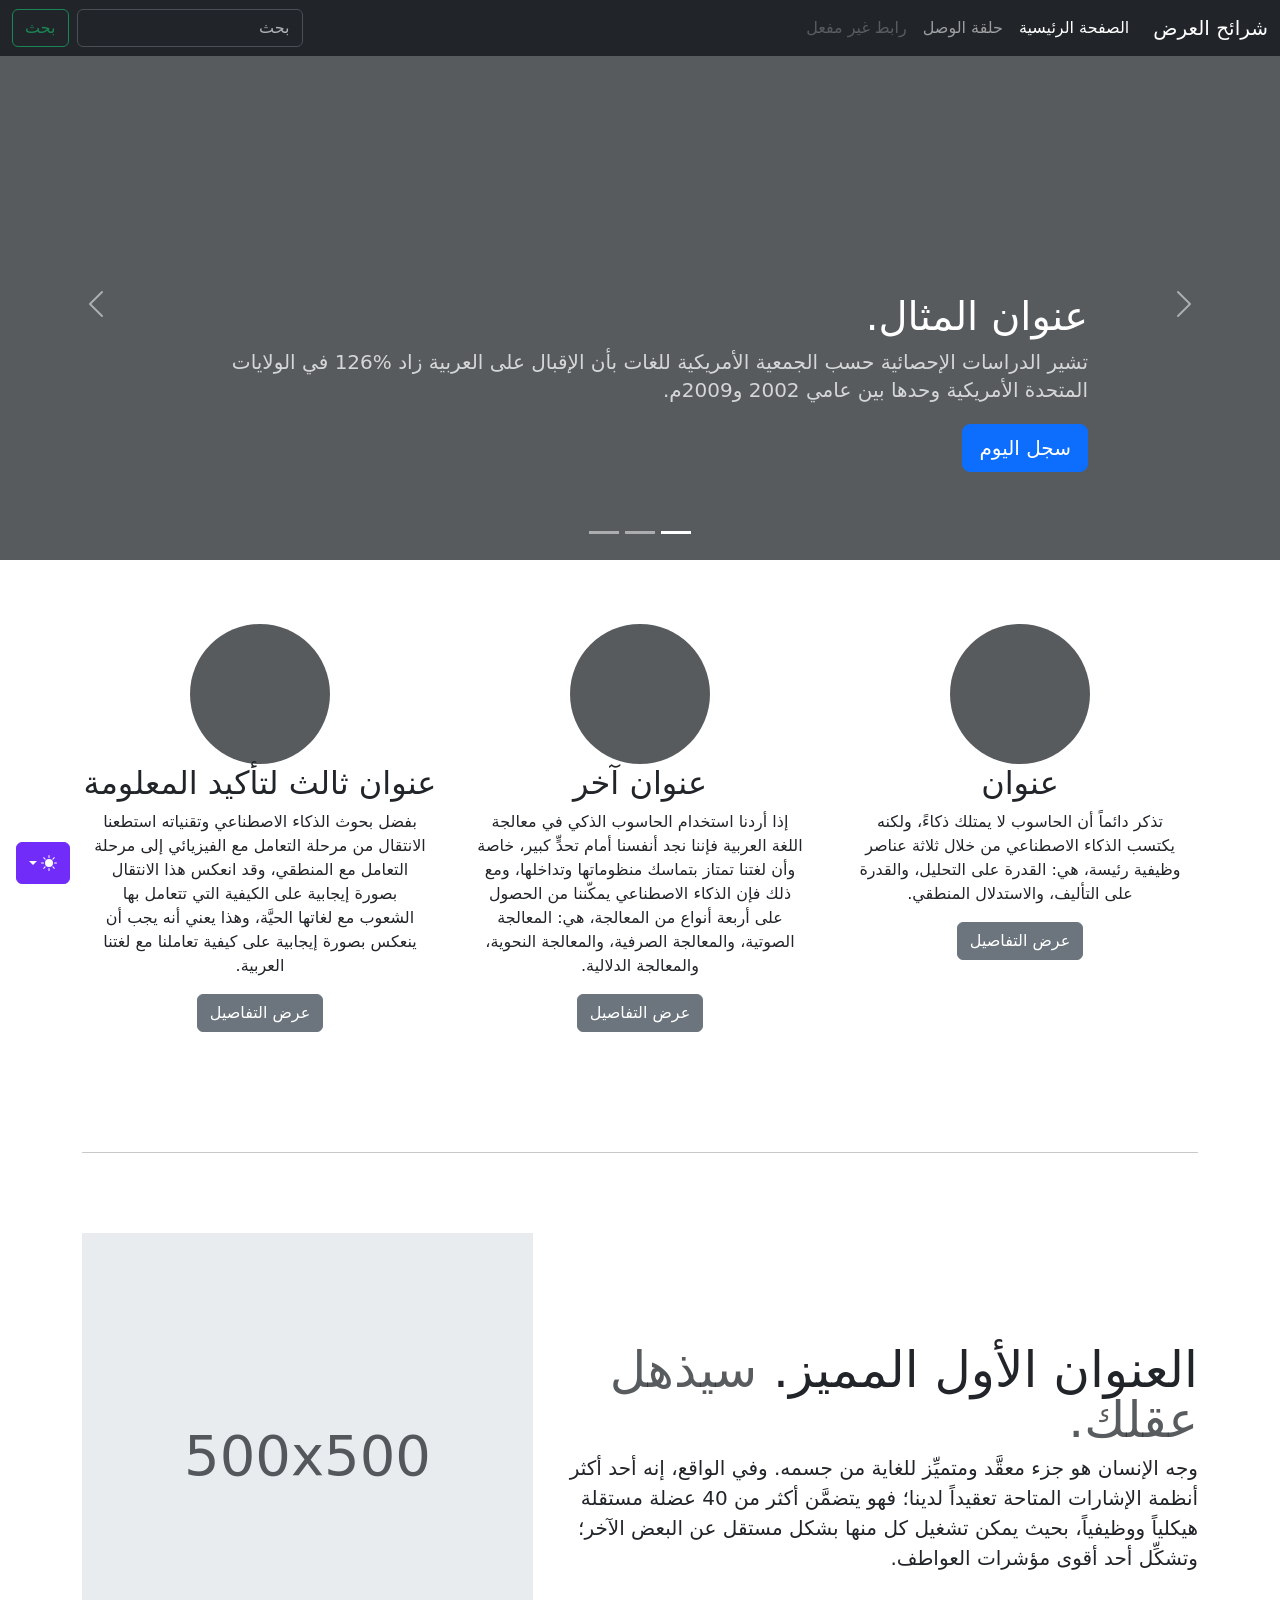
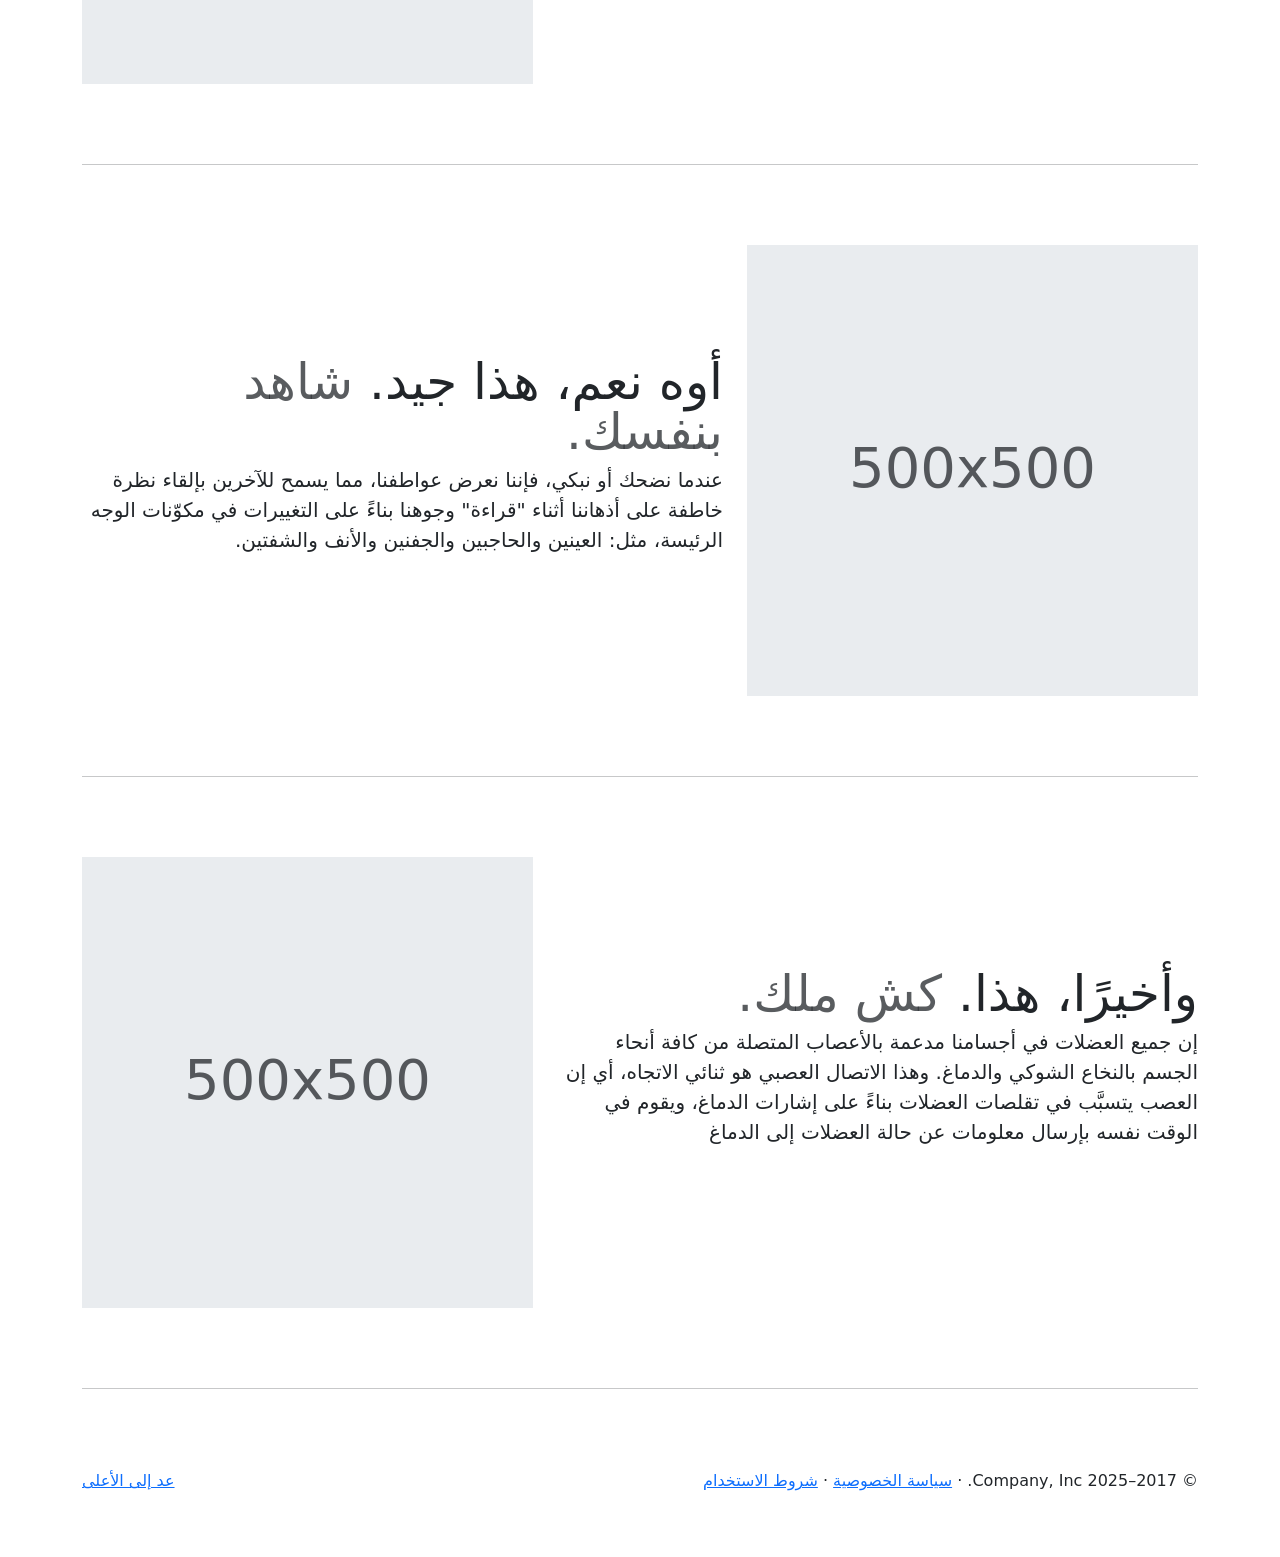
<file: KKRPL_SYAZASALMA/XI_RPL_2_SYAZASALMA/bootstrap/examples/bootstrap-5.3.8-examples/carousel-rtl/index.html>
<!doctype html>
<html lang="ar" dir="rtl" data-bs-theme="auto">
  <head>
    <meta charset="utf-8" />
    <meta name="viewport" content="width=device-width, initial-scale=1" />
    <meta name="description" content="" />
    <meta
      name="author"
      content="Mark Otto, Jacob Thornton, and Bootstrap contributors"
    />
    <meta name="generator" content="Astro v5.13.2" />
    <title>قالب شرائح العرض · Bootstrap v5.3</title>
    <link
      rel="canonical"
      href="https://getbootstrap.com/docs/5.3/examples/carousel-rtl/"
    />
    <script src="../assets/js/color-modes.js"></script>
    <link href="../assets/dist/css/bootstrap.rtl.min.css" rel="stylesheet" />
    <meta name="theme-color" content="#712cf9" />
    <link href="../carousel/carousel.rtl.css" rel="stylesheet" />
    <style>
      .bd-placeholder-img {
        font-size: 1.125rem;
        text-anchor: middle;
        -webkit-user-select: none;
        -moz-user-select: none;
        user-select: none;
      }
      @media (min-width: 768px) {
        .bd-placeholder-img-lg {
          font-size: 3.5rem;
        }
      }
      .b-example-divider {
        width: 100%;
        height: 3rem;
        background-color: #0000001a;
        border: solid rgba(0, 0, 0, 0.15);
        border-width: 1px 0;
        box-shadow:
          inset 0 0.5em 1.5em #0000001a,
          inset 0 0.125em 0.5em #00000026;
      }
      .b-example-vr {
        flex-shrink: 0;
        width: 1.5rem;
        height: 100vh;
      }
      .bi {
        vertical-align: -0.125em;
        fill: currentColor;
      }
      .nav-scroller {
        position: relative;
        z-index: 2;
        height: 2.75rem;
        overflow-y: hidden;
      }
      .nav-scroller .nav {
        display: flex;
        flex-wrap: nowrap;
        padding-bottom: 1rem;
        margin-top: -1px;
        overflow-x: auto;
        text-align: center;
        white-space: nowrap;
        -webkit-overflow-scrolling: touch;
      }
      .btn-bd-primary {
        --bd-violet-bg: #712cf9;
        --bd-violet-rgb: 112.520718, 44.062154, 249.437846;
        --bs-btn-font-weight: 600;
        --bs-btn-color: var(--bs-white);
        --bs-btn-bg: var(--bd-violet-bg);
        --bs-btn-border-color: var(--bd-violet-bg);
        --bs-btn-hover-color: var(--bs-white);
        --bs-btn-hover-bg: #6528e0;
        --bs-btn-hover-border-color: #6528e0;
        --bs-btn-focus-shadow-rgb: var(--bd-violet-rgb);
        --bs-btn-active-color: var(--bs-btn-hover-color);
        --bs-btn-active-bg: #5a23c8;
        --bs-btn-active-border-color: #5a23c8;
      }
      .bd-mode-toggle {
        z-index: 1500;
      }
      .bd-mode-toggle .bi {
        width: 1em;
        height: 1em;
      }
      .bd-mode-toggle .dropdown-menu .active .bi {
        display: block !important;
      }
    </style>
  </head>
  <body>
    <svg xmlns="http://www.w3.org/2000/svg" class="d-none">
      <symbol id="check2" viewBox="0 0 16 16">
        <path
          d="M13.854 3.646a.5.5 0 0 1 0 .708l-7 7a.5.5 0 0 1-.708 0l-3.5-3.5a.5.5 0 1 1 .708-.708L6.5 10.293l6.646-6.647a.5.5 0 0 1 .708 0z"
        ></path>
      </symbol>
      <symbol id="circle-half" viewBox="0 0 16 16">
        <path
          d="M8 15A7 7 0 1 0 8 1v14zm0 1A8 8 0 1 1 8 0a8 8 0 0 1 0 16z"
        ></path>
      </symbol>
      <symbol id="moon-stars-fill" viewBox="0 0 16 16">
        <path
          d="M6 .278a.768.768 0 0 1 .08.858 7.208 7.208 0 0 0-.878 3.46c0 4.021 3.278 7.277 7.318 7.277.527 0 1.04-.055 1.533-.16a.787.787 0 0 1 .81.316.733.733 0 0 1-.031.893A8.349 8.349 0 0 1 8.344 16C3.734 16 0 12.286 0 7.71 0 4.266 2.114 1.312 5.124.06A.752.752 0 0 1 6 .278z"
        ></path>
        <path
          d="M10.794 3.148a.217.217 0 0 1 .412 0l.387 1.162c.173.518.579.924 1.097 1.097l1.162.387a.217.217 0 0 1 0 .412l-1.162.387a1.734 1.734 0 0 0-1.097 1.097l-.387 1.162a.217.217 0 0 1-.412 0l-.387-1.162A1.734 1.734 0 0 0 9.31 6.593l-1.162-.387a.217.217 0 0 1 0-.412l1.162-.387a1.734 1.734 0 0 0 1.097-1.097l.387-1.162zM13.863.099a.145.145 0 0 1 .274 0l.258.774c.115.346.386.617.732.732l.774.258a.145.145 0 0 1 0 .274l-.774.258a1.156 1.156 0 0 0-.732.732l-.258.774a.145.145 0 0 1-.274 0l-.258-.774a1.156 1.156 0 0 0-.732-.732l-.774-.258a.145.145 0 0 1 0-.274l.774-.258c.346-.115.617-.386.732-.732L13.863.1z"
        ></path>
      </symbol>
      <symbol id="sun-fill" viewBox="0 0 16 16">
        <path
          d="M8 12a4 4 0 1 0 0-8 4 4 0 0 0 0 8zM8 0a.5.5 0 0 1 .5.5v2a.5.5 0 0 1-1 0v-2A.5.5 0 0 1 8 0zm0 13a.5.5 0 0 1 .5.5v2a.5.5 0 0 1-1 0v-2A.5.5 0 0 1 8 13zm8-5a.5.5 0 0 1-.5.5h-2a.5.5 0 0 1 0-1h2a.5.5 0 0 1 .5.5zM3 8a.5.5 0 0 1-.5.5h-2a.5.5 0 0 1 0-1h2A.5.5 0 0 1 3 8zm10.657-5.657a.5.5 0 0 1 0 .707l-1.414 1.415a.5.5 0 1 1-.707-.708l1.414-1.414a.5.5 0 0 1 .707 0zm-9.193 9.193a.5.5 0 0 1 0 .707L3.05 13.657a.5.5 0 0 1-.707-.707l1.414-1.414a.5.5 0 0 1 .707 0zm9.193 2.121a.5.5 0 0 1-.707 0l-1.414-1.414a.5.5 0 0 1 .707-.707l1.414 1.414a.5.5 0 0 1 0 .707zM4.464 4.465a.5.5 0 0 1-.707 0L2.343 3.05a.5.5 0 1 1 .707-.707l1.414 1.414a.5.5 0 0 1 0 .708z"
        ></path>
      </symbol>
    </svg>
    <div
      class="dropdown position-fixed bottom-0 end-0 mb-3 me-3 bd-mode-toggle"
    >
      <button
        class="btn btn-bd-primary py-2 dropdown-toggle d-flex align-items-center"
        id="bd-theme"
        type="button"
        aria-expanded="false"
        data-bs-toggle="dropdown"
        aria-label="Toggle theme (auto)"
      >
        <svg class="bi my-1 theme-icon-active" aria-hidden="true">
          <use href="#circle-half"></use>
        </svg>
        <span class="visually-hidden" id="bd-theme-text">Toggle theme</span>
      </button>
      <ul
        class="dropdown-menu dropdown-menu-end shadow"
        aria-labelledby="bd-theme-text"
      >
        <li>
          <button
            type="button"
            class="dropdown-item d-flex align-items-center"
            data-bs-theme-value="light"
            aria-pressed="false"
          >
            <svg class="bi me-2 opacity-50" aria-hidden="true">
              <use href="#sun-fill"></use>
            </svg>
            Light
            <svg class="bi ms-auto d-none" aria-hidden="true">
              <use href="#check2"></use>
            </svg>
          </button>
        </li>
        <li>
          <button
            type="button"
            class="dropdown-item d-flex align-items-center"
            data-bs-theme-value="dark"
            aria-pressed="false"
          >
            <svg class="bi me-2 opacity-50" aria-hidden="true">
              <use href="#moon-stars-fill"></use>
            </svg>
            Dark
            <svg class="bi ms-auto d-none" aria-hidden="true">
              <use href="#check2"></use>
            </svg>
          </button>
        </li>
        <li>
          <button
            type="button"
            class="dropdown-item d-flex align-items-center active"
            data-bs-theme-value="auto"
            aria-pressed="true"
          >
            <svg class="bi me-2 opacity-50" aria-hidden="true">
              <use href="#circle-half"></use>
            </svg>
            Auto
            <svg class="bi ms-auto d-none" aria-hidden="true">
              <use href="#check2"></use>
            </svg>
          </button>
        </li>
      </ul>
    </div>
    <header data-bs-theme="dark">
      <nav class="navbar navbar-expand-md navbar-dark fixed-top bg-dark">
        <div class="container-fluid">
          <a class="navbar-brand" href="#">شرائح العرض</a>
          <button
            class="navbar-toggler"
            type="button"
            data-bs-toggle="collapse"
            data-bs-target="#navbarCollapse"
            aria-controls="navbarCollapse"
            aria-expanded="false"
            aria-label="تبديل التنقل"
          >
            <span class="navbar-toggler-icon"></span>
          </button>
          <div class="collapse navbar-collapse" id="navbarCollapse">
            <ul class="navbar-nav me-auto mb-2 mb-md-0">
              <li class="nav-item">
                <a class="nav-link active" aria-current="page" href="#"
                  >الصفحة الرئيسية</a
                >
              </li>
              <li class="nav-item">
                <a class="nav-link" href="#">حلقة الوصل</a>
              </li>
              <li class="nav-item">
                <a class="nav-link disabled" aria-disabled="true"
                  >رابط غير مفعل</a
                >
              </li>
            </ul>
            <form class="d-flex" role="search">
              <input
                class="form-control me-2"
                type="search"
                placeholder="بحث"
                aria-label="بحث"
              />
              <button class="btn btn-outline-success" type="submit">بحث</button>
            </form>
          </div>
        </div>
      </nav>
    </header>
    <main>
      <div id="myCarousel" class="carousel slide mb-6" data-bs-ride="carousel">
        <div class="carousel-indicators">
          <button
            type="button"
            data-bs-target="#myCarousel"
            data-bs-slide-to="0"
            class="active"
            aria-current="true"
            aria-label="Slide 1"
          ></button>
          <button
            type="button"
            data-bs-target="#myCarousel"
            data-bs-slide-to="1"
            aria-label="Slide 2"
          ></button>
          <button
            type="button"
            data-bs-target="#myCarousel"
            data-bs-slide-to="2"
            aria-label="Slide 3"
          ></button>
        </div>
        <div class="carousel-inner">
          <div class="carousel-item active">
            <svg
              aria-hidden="true"
              class="bd-placeholder-img"
              height="100%"
              preserveAspectRatio="xMidYMid slice"
              width="100%"
              xmlns="http://www.w3.org/2000/svg"
            >
              <rect
                width="100%"
                height="100%"
                fill="var(--bs-secondary-color)"
              ></rect>
            </svg>
            <div class="container">
              <div class="carousel-caption text-start">
                <h1>عنوان المثال.</h1>
                <p class="opacity-75">
                  تشير الدراسات الإحصائية حسب الجمعية الأمريكية للغات بأن
                  الإقبال على العربية زاد %126 في الولايات المتحدة الأمريكية
                  وحدها بين عامي 2002 و2009م.
                </p>
                <p><a class="btn btn-lg btn-primary" href="#">سجل اليوم</a></p>
              </div>
            </div>
          </div>
          <div class="carousel-item">
            <svg
              aria-hidden="true"
              class="bd-placeholder-img"
              height="100%"
              preserveAspectRatio="xMidYMid slice"
              width="100%"
              xmlns="http://www.w3.org/2000/svg"
            >
              <rect
                width="100%"
                height="100%"
                fill="var(--bs-secondary-color)"
              ></rect>
            </svg>
            <div class="container">
              <div class="carousel-caption">
                <h1>عنوان مثال آخر.</h1>
                <p>
                  حسب المجلس الثقافي البريطاني فإن تعليم الإنجليزية داخل
                  بريطانيا يسهم في تعزيز اقتصادها بما يتجاوز ملياري جنيه سنوياً،
                  كما أنه وفر أكثر من 26 ألف وظيفة.
                </p>
                <p><a class="btn btn-lg btn-primary" href="#">أعرف أكثر</a></p>
              </div>
            </div>
          </div>
          <div class="carousel-item">
            <svg
              aria-hidden="true"
              class="bd-placeholder-img"
              height="100%"
              preserveAspectRatio="xMidYMid slice"
              width="100%"
              xmlns="http://www.w3.org/2000/svg"
            >
              <rect
                width="100%"
                height="100%"
                fill="var(--bs-secondary-color)"
              ></rect>
            </svg>
            <div class="container">
              <div class="carousel-caption text-end">
                <h1>واحد أكثر لقياس جيد.</h1>
                <p>
                  الإحصاءات لحجم الاستثمار اللغوي خارج بريطانيا تتفاوت من سنة
                  لأخرى إلا أن المدير التنفيذي للمجلس الثقافي البريطاني إدي
                  بايرز يرى أن استثمار تعليم الإنجليزية في الخارج لا يحسب على
                  المستوى المالي فحسب بل على المستوى السياسي أيضاً.
                </p>
                <p>
                  <a class="btn btn-lg btn-primary" href="#">تصفح المعرض</a>
                </p>
              </div>
            </div>
          </div>
        </div>
        <button
          class="carousel-control-prev"
          type="button"
          data-bs-target="#myCarousel"
          data-bs-slide="prev"
        >
          <span class="carousel-control-prev-icon" aria-hidden="true"></span>
          <span class="visually-hidden">السابق</span>
        </button>
        <button
          class="carousel-control-next"
          type="button"
          data-bs-target="#myCarousel"
          data-bs-slide="next"
        >
          <span class="carousel-control-next-icon" aria-hidden="true"></span>
          <span class="visually-hidden">التالي</span>
        </button>
      </div>
      <!-- Marketing messaging and featurettes
  ================================================== -->
      <!-- Wrap the rest of the page in another container to center all the content. -->
      <div class="container marketing">
        <!-- Three columns of text below the carousel -->
        <div class="row">
          <div class="col-lg-4">
            <svg
              aria-label="Placeholder"
              class="bd-placeholder-img rounded-circle"
              height="140"
              preserveAspectRatio="xMidYMid slice"
              role="img"
              width="140"
              xmlns="http://www.w3.org/2000/svg"
            >
              <title>Placeholder</title>
              <rect
                width="100%"
                height="100%"
                fill="var(--bs-secondary-color)"
              ></rect>
            </svg>
            <h2 class="fw-normal">عنوان</h2>
            <p>
              تذكر دائماً أن الحاسوب لا يمتلك ذكاءً، ولكنه يكتسب الذكاء
              الاصطناعي من خلال ثلاثة عناصر وظيفية رئيسة، هي: القدرة على
              التحليل، والقدرة على التأليف، والاستدلال المنطقي.
            </p>
            <p><a class="btn btn-secondary" href="#">عرض التفاصيل</a></p>
          </div>
          <!-- /.col-lg-4 -->
          <div class="col-lg-4">
            <svg
              aria-label="Placeholder"
              class="bd-placeholder-img rounded-circle"
              height="140"
              preserveAspectRatio="xMidYMid slice"
              role="img"
              width="140"
              xmlns="http://www.w3.org/2000/svg"
            >
              <title>Placeholder</title>
              <rect
                width="100%"
                height="100%"
                fill="var(--bs-secondary-color)"
              ></rect>
            </svg>
            <h2 class="fw-normal">عنوان آخر</h2>
            <p>
              إذا أردنا استخدام الحاسوب الذكي في معالجة اللغة العربية فإننا نجد
              أنفسنا أمام تحدٍّ كبير، خاصة وأن لغتنا تمتاز بتماسك منظوماتها
              وتداخلها، ومع ذلك فإن الذكاء الاصطناعي يمكّننا من الحصول على أربعة
              أنواع من المعالجة، هي: المعالجة الصوتية، والمعالجة الصرفية،
              والمعالجة النحوية، والمعالجة الدلالية.
            </p>
            <p><a class="btn btn-secondary" href="#">عرض التفاصيل</a></p>
          </div>
          <!-- /.col-lg-4 -->
          <div class="col-lg-4">
            <svg
              aria-label="Placeholder"
              class="bd-placeholder-img rounded-circle"
              height="140"
              preserveAspectRatio="xMidYMid slice"
              role="img"
              width="140"
              xmlns="http://www.w3.org/2000/svg"
            >
              <title>Placeholder</title>
              <rect
                width="100%"
                height="100%"
                fill="var(--bs-secondary-color)"
              ></rect>
            </svg>
            <h2 class="fw-normal">عنوان ثالث لتأكيد المعلومة</h2>
            <p>
              بفضل بحوث الذكاء الاصطناعي وتقنياته استطعنا الانتقال من مرحلة
              التعامل مع الفيزيائي إلى مرحلة التعامل مع المنطقي، وقد انعكس هذا
              الانتقال بصورة إيجابية على الكيفية التي تتعامل بها الشعوب مع
              لغاتها الحيَّة، وهذا يعني أنه يجب أن ينعكس بصورة إيجابية على كيفية
              تعاملنا مع لغتنا العربية.
            </p>
            <p><a class="btn btn-secondary" href="#">عرض التفاصيل</a></p>
          </div>
          <!-- /.col-lg-4 -->
        </div>
        <!-- /.row -->
        <!-- START THE FEATURETTES -->
        <hr class="featurette-divider" />
        <div class="row featurette">
          <div class="col-md-7">
            <h2 class="featurette-heading fw-normal lh-1">
              العنوان الأول المميز.
              <span class="text-body-secondary"> سيذهل عقلك. </span>
            </h2>
            <p class="lead">
              وجه الإنسان هو جزء معقَّد ومتميِّز للغاية من جسمه. وفي الواقع، إنه
              أحد أكثر أنظمة الإشارات المتاحة تعقيداً لدينا؛ فهو يتضمَّن أكثر من
              40 عضلة مستقلة هيكلياً ووظيفياً، بحيث يمكن تشغيل كل منها بشكل
              مستقل عن البعض الآخر؛ وتشكِّل أحد أقوى مؤشرات العواطف.
            </p>
          </div>
          <div class="col-md-5">
            <svg
              aria-label="Placeholder: 500x500"
              class="bd-placeholder-img bd-placeholder-img-lg featurette-image img-fluid mx-auto"
              height="500"
              preserveAspectRatio="xMidYMid slice"
              role="img"
              width="500"
              xmlns="http://www.w3.org/2000/svg"
            >
              <title>Placeholder</title>
              <rect
                width="100%"
                height="100%"
                fill="var(--bs-secondary-bg)"
              ></rect>
              <text x="50%" y="50%" fill="var(--bs-secondary-color)" dy=".3em">
                500x500
              </text>
            </svg>
          </div>
        </div>
        <hr class="featurette-divider" />
        <div class="row featurette">
          <div class="col-md-7 order-md-2">
            <h2 class="featurette-heading fw-normal lh-1">
              أوه نعم، هذا جيد.
              <span class="text-body-secondary"> شاهد بنفسك. </span>
            </h2>
            <p class="lead">
              عندما نضحك أو نبكي، فإننا نعرض عواطفنا، مما يسمح للآخرين بإلقاء
              نظرة خاطفة على أذهاننا أثناء "قراءة" وجوهنا بناءً على التغييرات في
              مكوّنات الوجه الرئيسة، مثل: العينين والحاجبين والجفنين والأنف
              والشفتين.
            </p>
          </div>
          <div class="col-md-5 order-md-1">
            <svg
              aria-label="Placeholder: 500x500"
              class="bd-placeholder-img bd-placeholder-img-lg featurette-image img-fluid mx-auto"
              height="500"
              preserveAspectRatio="xMidYMid slice"
              role="img"
              width="500"
              xmlns="http://www.w3.org/2000/svg"
            >
              <title>Placeholder</title>
              <rect
                width="100%"
                height="100%"
                fill="var(--bs-secondary-bg)"
              ></rect>
              <text x="50%" y="50%" fill="var(--bs-secondary-color)" dy=".3em">
                500x500
              </text>
            </svg>
          </div>
        </div>
        <hr class="featurette-divider" />
        <div class="row featurette">
          <div class="col-md-7">
            <h2 class="featurette-heading fw-normal lh-1">
              وأخيرًا، هذا. <span class="text-body-secondary"> كش ملك. </span>
            </h2>
            <p class="lead">
              إن جميع العضلات في أجسامنا مدعمة بالأعصاب المتصلة من كافة أنحاء
              الجسم بالنخاع الشوكي والدماغ. وهذا الاتصال العصبي هو ثنائي
              الاتجاه، أي إن العصب يتسبَّب في تقلصات العضلات بناءً على إشارات
              الدماغ، ويقوم في الوقت نفسه بإرسال معلومات عن حالة العضلات إلى
              الدماغ
            </p>
          </div>
          <div class="col-md-5">
            <svg
              aria-label="Placeholder: 500x500"
              class="bd-placeholder-img bd-placeholder-img-lg featurette-image img-fluid mx-auto"
              height="500"
              preserveAspectRatio="xMidYMid slice"
              role="img"
              width="500"
              xmlns="http://www.w3.org/2000/svg"
            >
              <title>Placeholder</title>
              <rect
                width="100%"
                height="100%"
                fill="var(--bs-secondary-bg)"
              ></rect>
              <text x="50%" y="50%" fill="var(--bs-secondary-color)" dy=".3em">
                500x500
              </text>
            </svg>
          </div>
        </div>
        <hr class="featurette-divider" />
        <!-- /END THE FEATURETTES -->
      </div>
      <!-- /.container -->
      <!-- FOOTER -->
      <footer class="container">
        <p class="float-end"><a href="#">عد إلى الأعلى</a></p>
        <p>
          &copy; 2017–2025 Company, Inc. &middot;
          <a href="#">سياسة الخصوصية</a> &middot; <a href="#">شروط الاستخدام</a>
        </p>
      </footer>
    </main>
    <script
      src="../assets/dist/js/bootstrap.bundle.min.js"
      class="astro-vvvwv3sm"
    ></script>
  </body>
</html>
</file>
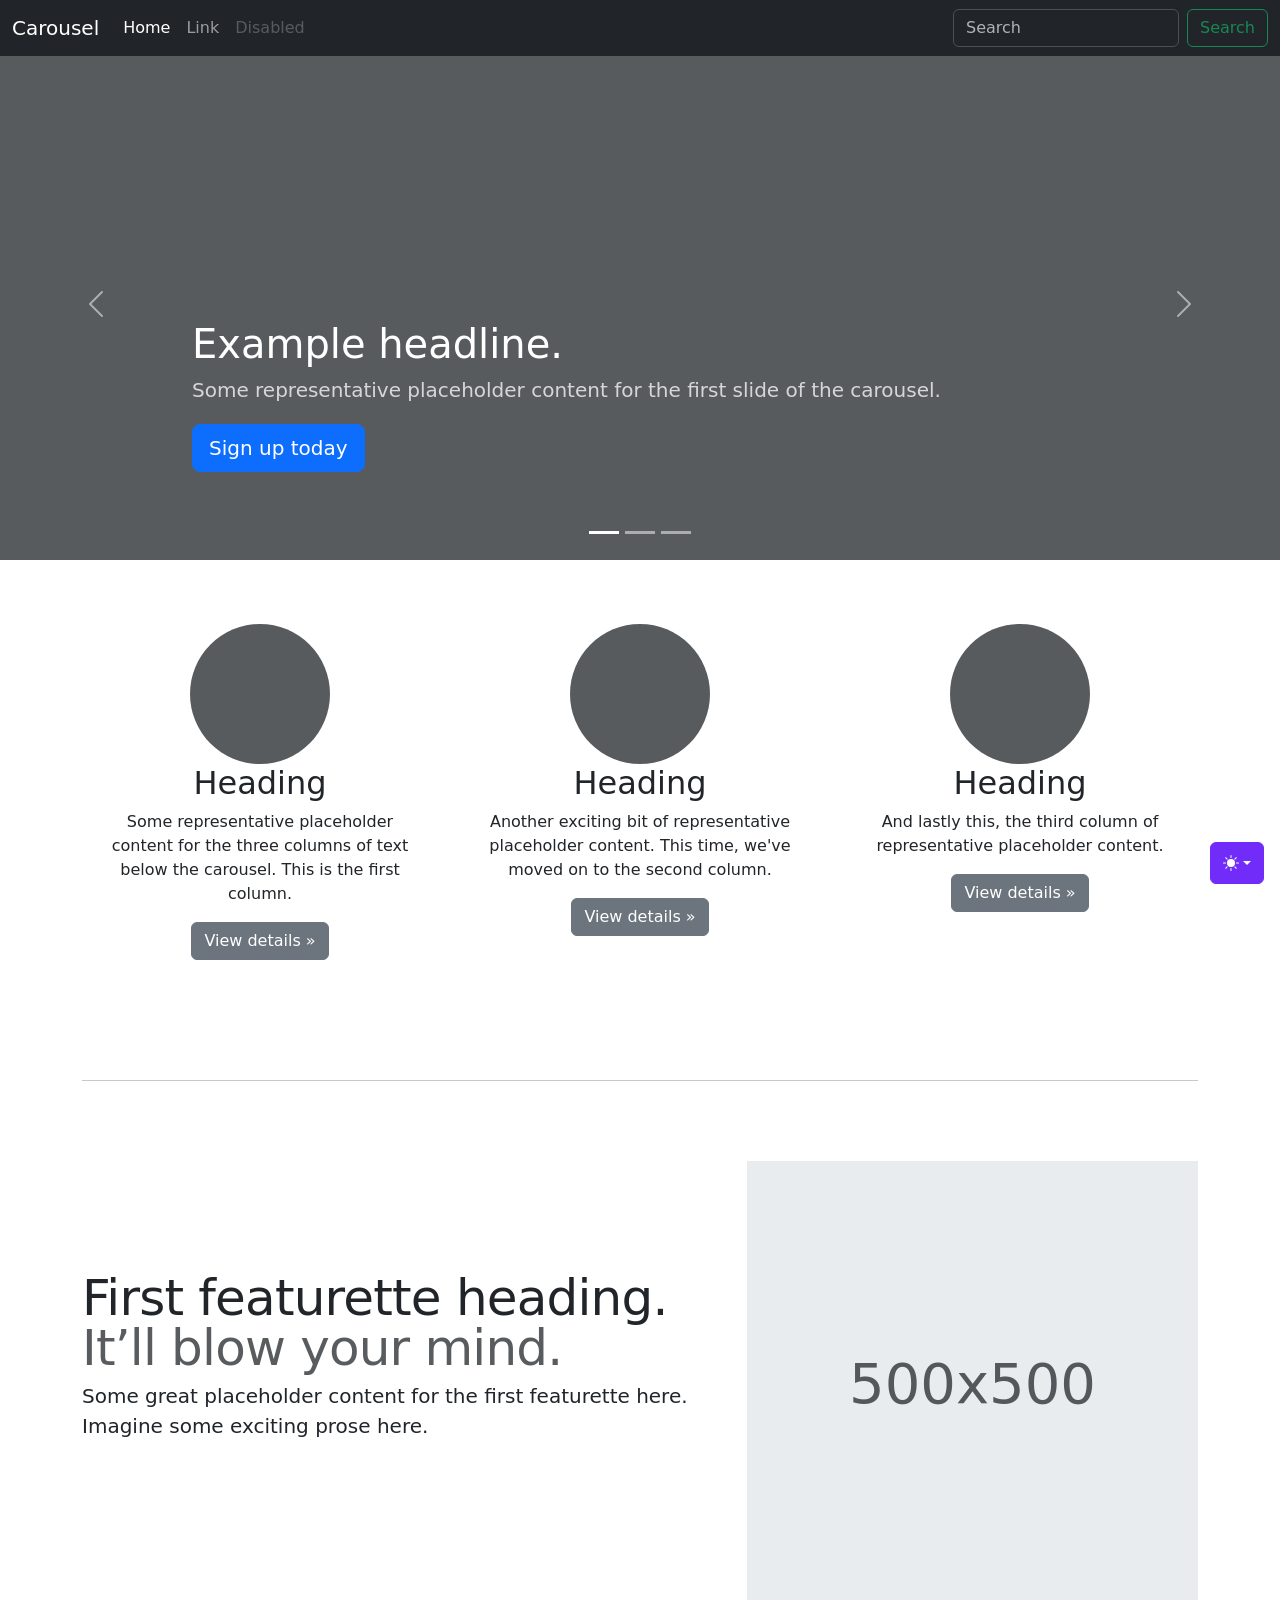
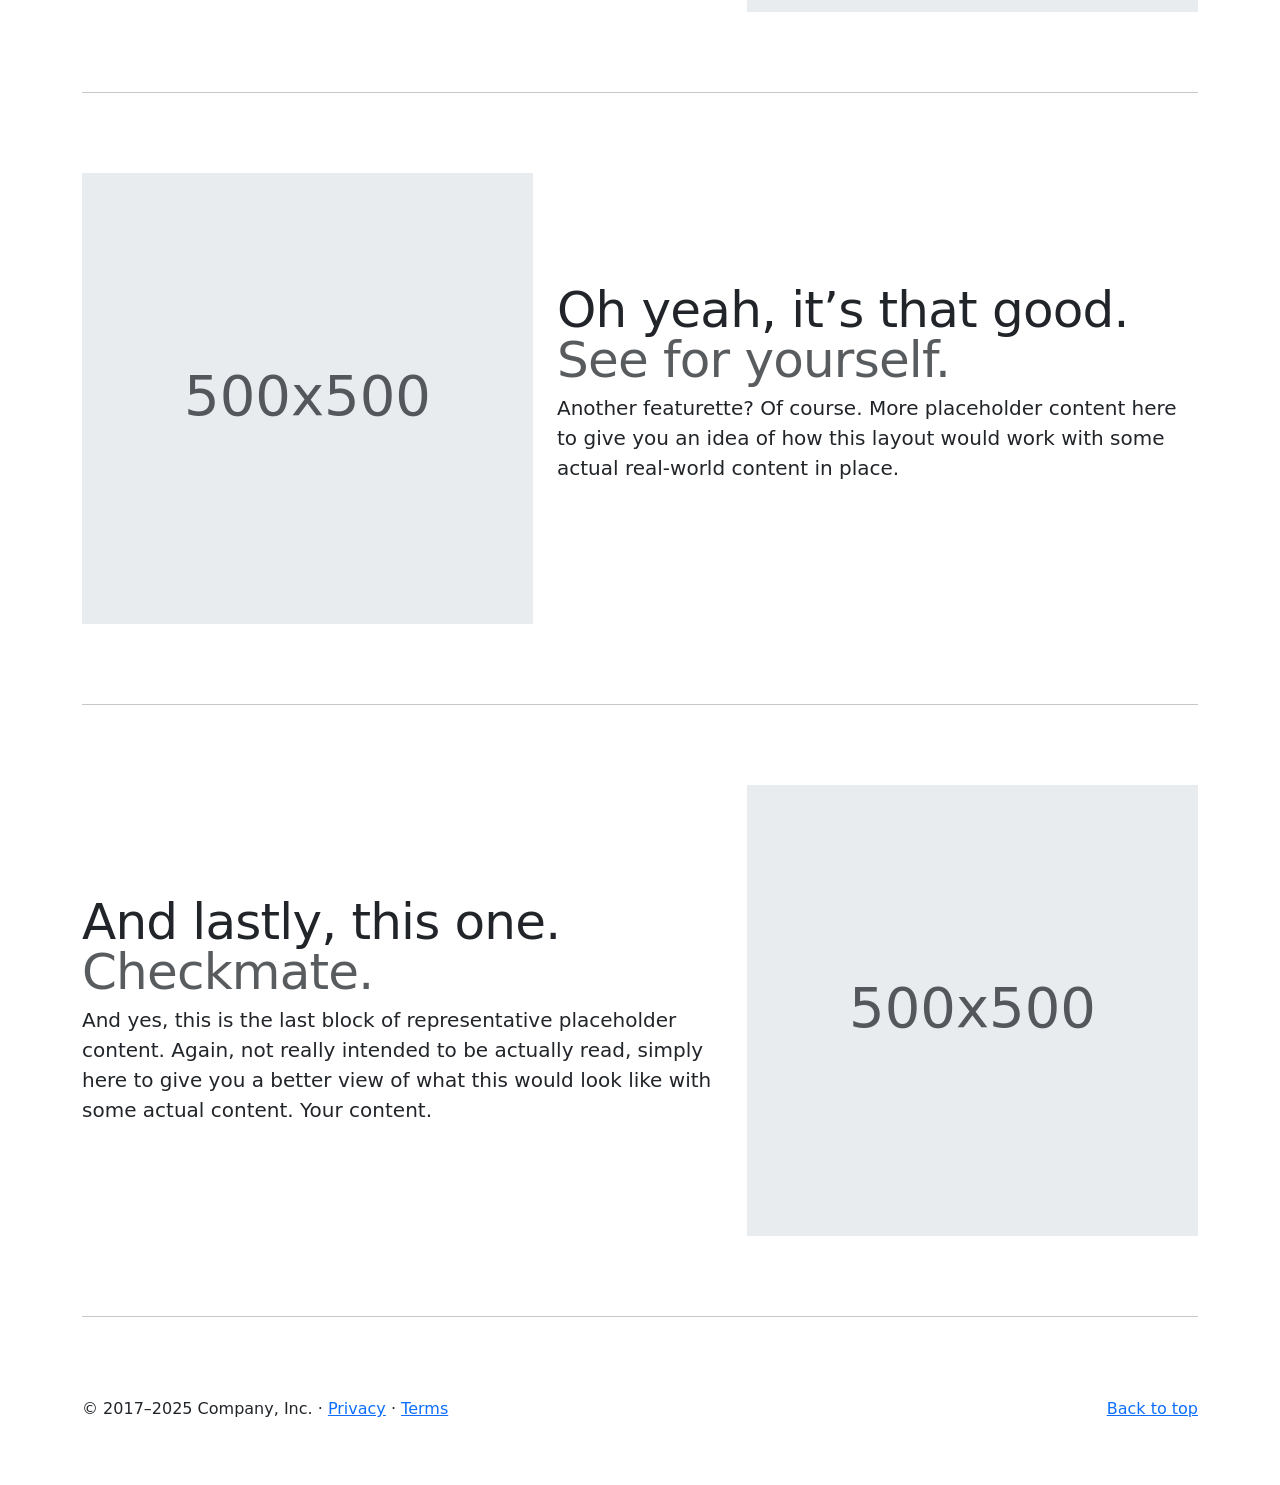
<file: KKRPL_SYAZASALMA/XI_RPL_2_SYAZASALMA/bootstrap/examples/bootstrap-5.3.8-examples/carousel/index.html>
<!doctype html>
<html lang="en" data-bs-theme="auto">
  <head>
    <meta charset="utf-8" />
    <meta name="viewport" content="width=device-width, initial-scale=1" />
    <meta name="description" content="" />
    <meta
      name="author"
      content="Mark Otto, Jacob Thornton, and Bootstrap contributors"
    />
    <meta name="generator" content="Astro v5.13.2" />
    <title>Carousel Template · Bootstrap v5.3</title>
    <link
      rel="canonical"
      href="https://getbootstrap.com/docs/5.3/examples/carousel/"
    />
    <script src="../assets/js/color-modes.js"></script>
    <link href="../assets/dist/css/bootstrap.min.css" rel="stylesheet" />
    <meta name="theme-color" content="#712cf9" />
    <link href="carousel.css" rel="stylesheet" />
    <style>
      .bd-placeholder-img {
        font-size: 1.125rem;
        text-anchor: middle;
        -webkit-user-select: none;
        -moz-user-select: none;
        user-select: none;
      }
      @media (min-width: 768px) {
        .bd-placeholder-img-lg {
          font-size: 3.5rem;
        }
      }
      .b-example-divider {
        width: 100%;
        height: 3rem;
        background-color: #0000001a;
        border: solid rgba(0, 0, 0, 0.15);
        border-width: 1px 0;
        box-shadow:
          inset 0 0.5em 1.5em #0000001a,
          inset 0 0.125em 0.5em #00000026;
      }
      .b-example-vr {
        flex-shrink: 0;
        width: 1.5rem;
        height: 100vh;
      }
      .bi {
        vertical-align: -0.125em;
        fill: currentColor;
      }
      .nav-scroller {
        position: relative;
        z-index: 2;
        height: 2.75rem;
        overflow-y: hidden;
      }
      .nav-scroller .nav {
        display: flex;
        flex-wrap: nowrap;
        padding-bottom: 1rem;
        margin-top: -1px;
        overflow-x: auto;
        text-align: center;
        white-space: nowrap;
        -webkit-overflow-scrolling: touch;
      }
      .btn-bd-primary {
        --bd-violet-bg: #712cf9;
        --bd-violet-rgb: 112.520718, 44.062154, 249.437846;
        --bs-btn-font-weight: 600;
        --bs-btn-color: var(--bs-white);
        --bs-btn-bg: var(--bd-violet-bg);
        --bs-btn-border-color: var(--bd-violet-bg);
        --bs-btn-hover-color: var(--bs-white);
        --bs-btn-hover-bg: #6528e0;
        --bs-btn-hover-border-color: #6528e0;
        --bs-btn-focus-shadow-rgb: var(--bd-violet-rgb);
        --bs-btn-active-color: var(--bs-btn-hover-color);
        --bs-btn-active-bg: #5a23c8;
        --bs-btn-active-border-color: #5a23c8;
      }
      .bd-mode-toggle {
        z-index: 1500;
      }
      .bd-mode-toggle .bi {
        width: 1em;
        height: 1em;
      }
      .bd-mode-toggle .dropdown-menu .active .bi {
        display: block !important;
      }
    </style>
  </head>
  <body>
    <svg xmlns="http://www.w3.org/2000/svg" class="d-none">
      <symbol id="check2" viewBox="0 0 16 16">
        <path
          d="M13.854 3.646a.5.5 0 0 1 0 .708l-7 7a.5.5 0 0 1-.708 0l-3.5-3.5a.5.5 0 1 1 .708-.708L6.5 10.293l6.646-6.647a.5.5 0 0 1 .708 0z"
        ></path>
      </symbol>
      <symbol id="circle-half" viewBox="0 0 16 16">
        <path
          d="M8 15A7 7 0 1 0 8 1v14zm0 1A8 8 0 1 1 8 0a8 8 0 0 1 0 16z"
        ></path>
      </symbol>
      <symbol id="moon-stars-fill" viewBox="0 0 16 16">
        <path
          d="M6 .278a.768.768 0 0 1 .08.858 7.208 7.208 0 0 0-.878 3.46c0 4.021 3.278 7.277 7.318 7.277.527 0 1.04-.055 1.533-.16a.787.787 0 0 1 .81.316.733.733 0 0 1-.031.893A8.349 8.349 0 0 1 8.344 16C3.734 16 0 12.286 0 7.71 0 4.266 2.114 1.312 5.124.06A.752.752 0 0 1 6 .278z"
        ></path>
        <path
          d="M10.794 3.148a.217.217 0 0 1 .412 0l.387 1.162c.173.518.579.924 1.097 1.097l1.162.387a.217.217 0 0 1 0 .412l-1.162.387a1.734 1.734 0 0 0-1.097 1.097l-.387 1.162a.217.217 0 0 1-.412 0l-.387-1.162A1.734 1.734 0 0 0 9.31 6.593l-1.162-.387a.217.217 0 0 1 0-.412l1.162-.387a1.734 1.734 0 0 0 1.097-1.097l.387-1.162zM13.863.099a.145.145 0 0 1 .274 0l.258.774c.115.346.386.617.732.732l.774.258a.145.145 0 0 1 0 .274l-.774.258a1.156 1.156 0 0 0-.732.732l-.258.774a.145.145 0 0 1-.274 0l-.258-.774a1.156 1.156 0 0 0-.732-.732l-.774-.258a.145.145 0 0 1 0-.274l.774-.258c.346-.115.617-.386.732-.732L13.863.1z"
        ></path>
      </symbol>
      <symbol id="sun-fill" viewBox="0 0 16 16">
        <path
          d="M8 12a4 4 0 1 0 0-8 4 4 0 0 0 0 8zM8 0a.5.5 0 0 1 .5.5v2a.5.5 0 0 1-1 0v-2A.5.5 0 0 1 8 0zm0 13a.5.5 0 0 1 .5.5v2a.5.5 0 0 1-1 0v-2A.5.5 0 0 1 8 13zm8-5a.5.5 0 0 1-.5.5h-2a.5.5 0 0 1 0-1h2a.5.5 0 0 1 .5.5zM3 8a.5.5 0 0 1-.5.5h-2a.5.5 0 0 1 0-1h2A.5.5 0 0 1 3 8zm10.657-5.657a.5.5 0 0 1 0 .707l-1.414 1.415a.5.5 0 1 1-.707-.708l1.414-1.414a.5.5 0 0 1 .707 0zm-9.193 9.193a.5.5 0 0 1 0 .707L3.05 13.657a.5.5 0 0 1-.707-.707l1.414-1.414a.5.5 0 0 1 .707 0zm9.193 2.121a.5.5 0 0 1-.707 0l-1.414-1.414a.5.5 0 0 1 .707-.707l1.414 1.414a.5.5 0 0 1 0 .707zM4.464 4.465a.5.5 0 0 1-.707 0L2.343 3.05a.5.5 0 1 1 .707-.707l1.414 1.414a.5.5 0 0 1 0 .708z"
        ></path>
      </symbol>
    </svg>
    <div
      class="dropdown position-fixed bottom-0 end-0 mb-3 me-3 bd-mode-toggle"
    >
      <button
        class="btn btn-bd-primary py-2 dropdown-toggle d-flex align-items-center"
        id="bd-theme"
        type="button"
        aria-expanded="false"
        data-bs-toggle="dropdown"
        aria-label="Toggle theme (auto)"
      >
        <svg class="bi my-1 theme-icon-active" aria-hidden="true">
          <use href="#circle-half"></use>
        </svg>
        <span class="visually-hidden" id="bd-theme-text">Toggle theme</span>
      </button>
      <ul
        class="dropdown-menu dropdown-menu-end shadow"
        aria-labelledby="bd-theme-text"
      >
        <li>
          <button
            type="button"
            class="dropdown-item d-flex align-items-center"
            data-bs-theme-value="light"
            aria-pressed="false"
          >
            <svg class="bi me-2 opacity-50" aria-hidden="true">
              <use href="#sun-fill"></use>
            </svg>
            Light
            <svg class="bi ms-auto d-none" aria-hidden="true">
              <use href="#check2"></use>
            </svg>
          </button>
        </li>
        <li>
          <button
            type="button"
            class="dropdown-item d-flex align-items-center"
            data-bs-theme-value="dark"
            aria-pressed="false"
          >
            <svg class="bi me-2 opacity-50" aria-hidden="true">
              <use href="#moon-stars-fill"></use>
            </svg>
            Dark
            <svg class="bi ms-auto d-none" aria-hidden="true">
              <use href="#check2"></use>
            </svg>
          </button>
        </li>
        <li>
          <button
            type="button"
            class="dropdown-item d-flex align-items-center active"
            data-bs-theme-value="auto"
            aria-pressed="true"
          >
            <svg class="bi me-2 opacity-50" aria-hidden="true">
              <use href="#circle-half"></use>
            </svg>
            Auto
            <svg class="bi ms-auto d-none" aria-hidden="true">
              <use href="#check2"></use>
            </svg>
          </button>
        </li>
      </ul>
    </div>
    <header data-bs-theme="dark">
      <nav class="navbar navbar-expand-md navbar-dark fixed-top bg-dark">
        <div class="container-fluid">
          <a class="navbar-brand" href="#">Carousel</a>
          <button
            class="navbar-toggler"
            type="button"
            data-bs-toggle="collapse"
            data-bs-target="#navbarCollapse"
            aria-controls="navbarCollapse"
            aria-expanded="false"
            aria-label="Toggle navigation"
          >
            <span class="navbar-toggler-icon"></span>
          </button>
          <div class="collapse navbar-collapse" id="navbarCollapse">
            <ul class="navbar-nav me-auto mb-2 mb-md-0">
              <li class="nav-item">
                <a class="nav-link active" aria-current="page" href="#">Home</a>
              </li>
              <li class="nav-item"><a class="nav-link" href="#">Link</a></li>
              <li class="nav-item">
                <a class="nav-link disabled" aria-disabled="true">Disabled</a>
              </li>
            </ul>
            <form class="d-flex" role="search">
              <input
                class="form-control me-2"
                type="search"
                placeholder="Search"
                aria-label="Search"
              />
              <button class="btn btn-outline-success" type="submit">
                Search
              </button>
            </form>
          </div>
        </div>
      </nav>
    </header>
    <main>
      <div id="myCarousel" class="carousel slide mb-6" data-bs-ride="carousel">
        <div class="carousel-indicators">
          <button
            type="button"
            data-bs-target="#myCarousel"
            data-bs-slide-to="0"
            class="active"
            aria-current="true"
            aria-label="Slide 1"
          ></button>
          <button
            type="button"
            data-bs-target="#myCarousel"
            data-bs-slide-to="1"
            aria-label="Slide 2"
          ></button>
          <button
            type="button"
            data-bs-target="#myCarousel"
            data-bs-slide-to="2"
            aria-label="Slide 3"
          ></button>
        </div>
        <div class="carousel-inner">
          <div class="carousel-item active">
            <svg
              aria-hidden="true"
              class="bd-placeholder-img"
              height="100%"
              preserveAspectRatio="xMidYMid slice"
              width="100%"
              xmlns="http://www.w3.org/2000/svg"
            >
              <rect
                width="100%"
                height="100%"
                fill="var(--bs-secondary-color)"
              ></rect>
            </svg>
            <div class="container">
              <div class="carousel-caption text-start">
                <h1>Example headline.</h1>
                <p class="opacity-75">
                  Some representative placeholder content for the first slide of
                  the carousel.
                </p>
                <p>
                  <a class="btn btn-lg btn-primary" href="#">Sign up today</a>
                </p>
              </div>
            </div>
          </div>
          <div class="carousel-item">
            <svg
              aria-hidden="true"
              class="bd-placeholder-img"
              height="100%"
              preserveAspectRatio="xMidYMid slice"
              width="100%"
              xmlns="http://www.w3.org/2000/svg"
            >
              <rect
                width="100%"
                height="100%"
                fill="var(--bs-secondary-color)"
              ></rect>
            </svg>
            <div class="container">
              <div class="carousel-caption">
                <h1>Another example headline.</h1>
                <p>
                  Some representative placeholder content for the second slide
                  of the carousel.
                </p>
                <p><a class="btn btn-lg btn-primary" href="#">Learn more</a></p>
              </div>
            </div>
          </div>
          <div class="carousel-item">
            <svg
              aria-hidden="true"
              class="bd-placeholder-img"
              height="100%"
              preserveAspectRatio="xMidYMid slice"
              width="100%"
              xmlns="http://www.w3.org/2000/svg"
            >
              <rect
                width="100%"
                height="100%"
                fill="var(--bs-secondary-color)"
              ></rect>
            </svg>
            <div class="container">
              <div class="carousel-caption text-end">
                <h1>One more for good measure.</h1>
                <p>
                  Some representative placeholder content for the third slide of
                  this carousel.
                </p>
                <p>
                  <a class="btn btn-lg btn-primary" href="#">Browse gallery</a>
                </p>
              </div>
            </div>
          </div>
        </div>
        <button
          class="carousel-control-prev"
          type="button"
          data-bs-target="#myCarousel"
          data-bs-slide="prev"
        >
          <span class="carousel-control-prev-icon" aria-hidden="true"></span>
          <span class="visually-hidden">Previous</span>
        </button>
        <button
          class="carousel-control-next"
          type="button"
          data-bs-target="#myCarousel"
          data-bs-slide="next"
        >
          <span class="carousel-control-next-icon" aria-hidden="true"></span>
          <span class="visually-hidden">Next</span>
        </button>
      </div>
      <!-- Marketing messaging and featurettes
  ================================================== -->
      <!-- Wrap the rest of the page in another container to center all the content. -->
      <div class="container marketing">
        <!-- Three columns of text below the carousel -->
        <div class="row">
          <div class="col-lg-4">
            <svg
              aria-label="Placeholder"
              class="bd-placeholder-img rounded-circle"
              height="140"
              preserveAspectRatio="xMidYMid slice"
              role="img"
              width="140"
              xmlns="http://www.w3.org/2000/svg"
            >
              <title>Placeholder</title>
              <rect
                width="100%"
                height="100%"
                fill="var(--bs-secondary-color)"
              ></rect>
            </svg>
            <h2 class="fw-normal">Heading</h2>
            <p>
              Some representative placeholder content for the three columns of
              text below the carousel. This is the first column.
            </p>
            <p>
              <a class="btn btn-secondary" href="#">View details &raquo;</a>
            </p>
          </div>
          <!-- /.col-lg-4 -->
          <div class="col-lg-4">
            <svg
              aria-label="Placeholder"
              class="bd-placeholder-img rounded-circle"
              height="140"
              preserveAspectRatio="xMidYMid slice"
              role="img"
              width="140"
              xmlns="http://www.w3.org/2000/svg"
            >
              <title>Placeholder</title>
              <rect
                width="100%"
                height="100%"
                fill="var(--bs-secondary-color)"
              ></rect>
            </svg>
            <h2 class="fw-normal">Heading</h2>
            <p>
              Another exciting bit of representative placeholder content. This
              time, we've moved on to the second column.
            </p>
            <p>
              <a class="btn btn-secondary" href="#">View details &raquo;</a>
            </p>
          </div>
          <!-- /.col-lg-4 -->
          <div class="col-lg-4">
            <svg
              aria-label="Placeholder"
              class="bd-placeholder-img rounded-circle"
              height="140"
              preserveAspectRatio="xMidYMid slice"
              role="img"
              width="140"
              xmlns="http://www.w3.org/2000/svg"
            >
              <title>Placeholder</title>
              <rect
                width="100%"
                height="100%"
                fill="var(--bs-secondary-color)"
              ></rect>
            </svg>
            <h2 class="fw-normal">Heading</h2>
            <p>
              And lastly this, the third column of representative placeholder
              content.
            </p>
            <p>
              <a class="btn btn-secondary" href="#">View details &raquo;</a>
            </p>
          </div>
          <!-- /.col-lg-4 -->
        </div>
        <!-- /.row -->
        <!-- START THE FEATURETTES -->
        <hr class="featurette-divider" />
        <div class="row featurette">
          <div class="col-md-7">
            <h2 class="featurette-heading fw-normal lh-1">
              First featurette heading.
              <span class="text-body-secondary">It’ll blow your mind.</span>
            </h2>
            <p class="lead">
              Some great placeholder content for the first featurette here.
              Imagine some exciting prose here.
            </p>
          </div>
          <div class="col-md-5">
            <svg
              aria-label="Placeholder: 500x500"
              class="bd-placeholder-img bd-placeholder-img-lg featurette-image img-fluid mx-auto"
              height="500"
              preserveAspectRatio="xMidYMid slice"
              role="img"
              width="500"
              xmlns="http://www.w3.org/2000/svg"
            >
              <title>Placeholder</title>
              <rect
                width="100%"
                height="100%"
                fill="var(--bs-secondary-bg)"
              ></rect>
              <text x="50%" y="50%" fill="var(--bs-secondary-color)" dy=".3em">
                500x500
              </text>
            </svg>
          </div>
        </div>
        <hr class="featurette-divider" />
        <div class="row featurette">
          <div class="col-md-7 order-md-2">
            <h2 class="featurette-heading fw-normal lh-1">
              Oh yeah, it’s that good.
              <span class="text-body-secondary">See for yourself.</span>
            </h2>
            <p class="lead">
              Another featurette? Of course. More placeholder content here to
              give you an idea of how this layout would work with some actual
              real-world content in place.
            </p>
          </div>
          <div class="col-md-5 order-md-1">
            <svg
              aria-label="Placeholder: 500x500"
              class="bd-placeholder-img bd-placeholder-img-lg featurette-image img-fluid mx-auto"
              height="500"
              preserveAspectRatio="xMidYMid slice"
              role="img"
              width="500"
              xmlns="http://www.w3.org/2000/svg"
            >
              <title>Placeholder</title>
              <rect
                width="100%"
                height="100%"
                fill="var(--bs-secondary-bg)"
              ></rect>
              <text x="50%" y="50%" fill="var(--bs-secondary-color)" dy=".3em">
                500x500
              </text>
            </svg>
          </div>
        </div>
        <hr class="featurette-divider" />
        <div class="row featurette">
          <div class="col-md-7">
            <h2 class="featurette-heading fw-normal lh-1">
              And lastly, this one.
              <span class="text-body-secondary">Checkmate.</span>
            </h2>
            <p class="lead">
              And yes, this is the last block of representative placeholder
              content. Again, not really intended to be actually read, simply
              here to give you a better view of what this would look like with
              some actual content. Your content.
            </p>
          </div>
          <div class="col-md-5">
            <svg
              aria-label="Placeholder: 500x500"
              class="bd-placeholder-img bd-placeholder-img-lg featurette-image img-fluid mx-auto"
              height="500"
              preserveAspectRatio="xMidYMid slice"
              role="img"
              width="500"
              xmlns="http://www.w3.org/2000/svg"
            >
              <title>Placeholder</title>
              <rect
                width="100%"
                height="100%"
                fill="var(--bs-secondary-bg)"
              ></rect>
              <text x="50%" y="50%" fill="var(--bs-secondary-color)" dy=".3em">
                500x500
              </text>
            </svg>
          </div>
        </div>
        <hr class="featurette-divider" />
        <!-- /END THE FEATURETTES -->
      </div>
      <!-- /.container -->
      <!-- FOOTER -->
      <footer class="container">
        <p class="float-end"><a href="#">Back to top</a></p>
        <p>
          &copy; 2017–2025 Company, Inc. &middot;
          <a href="#">Privacy</a> &middot; <a href="#">Terms</a>
        </p>
      </footer>
    </main>
    <script
      src="../assets/dist/js/bootstrap.bundle.min.js"
      class="astro-vvvwv3sm"
    ></script>
  </body>
</html>
</file>
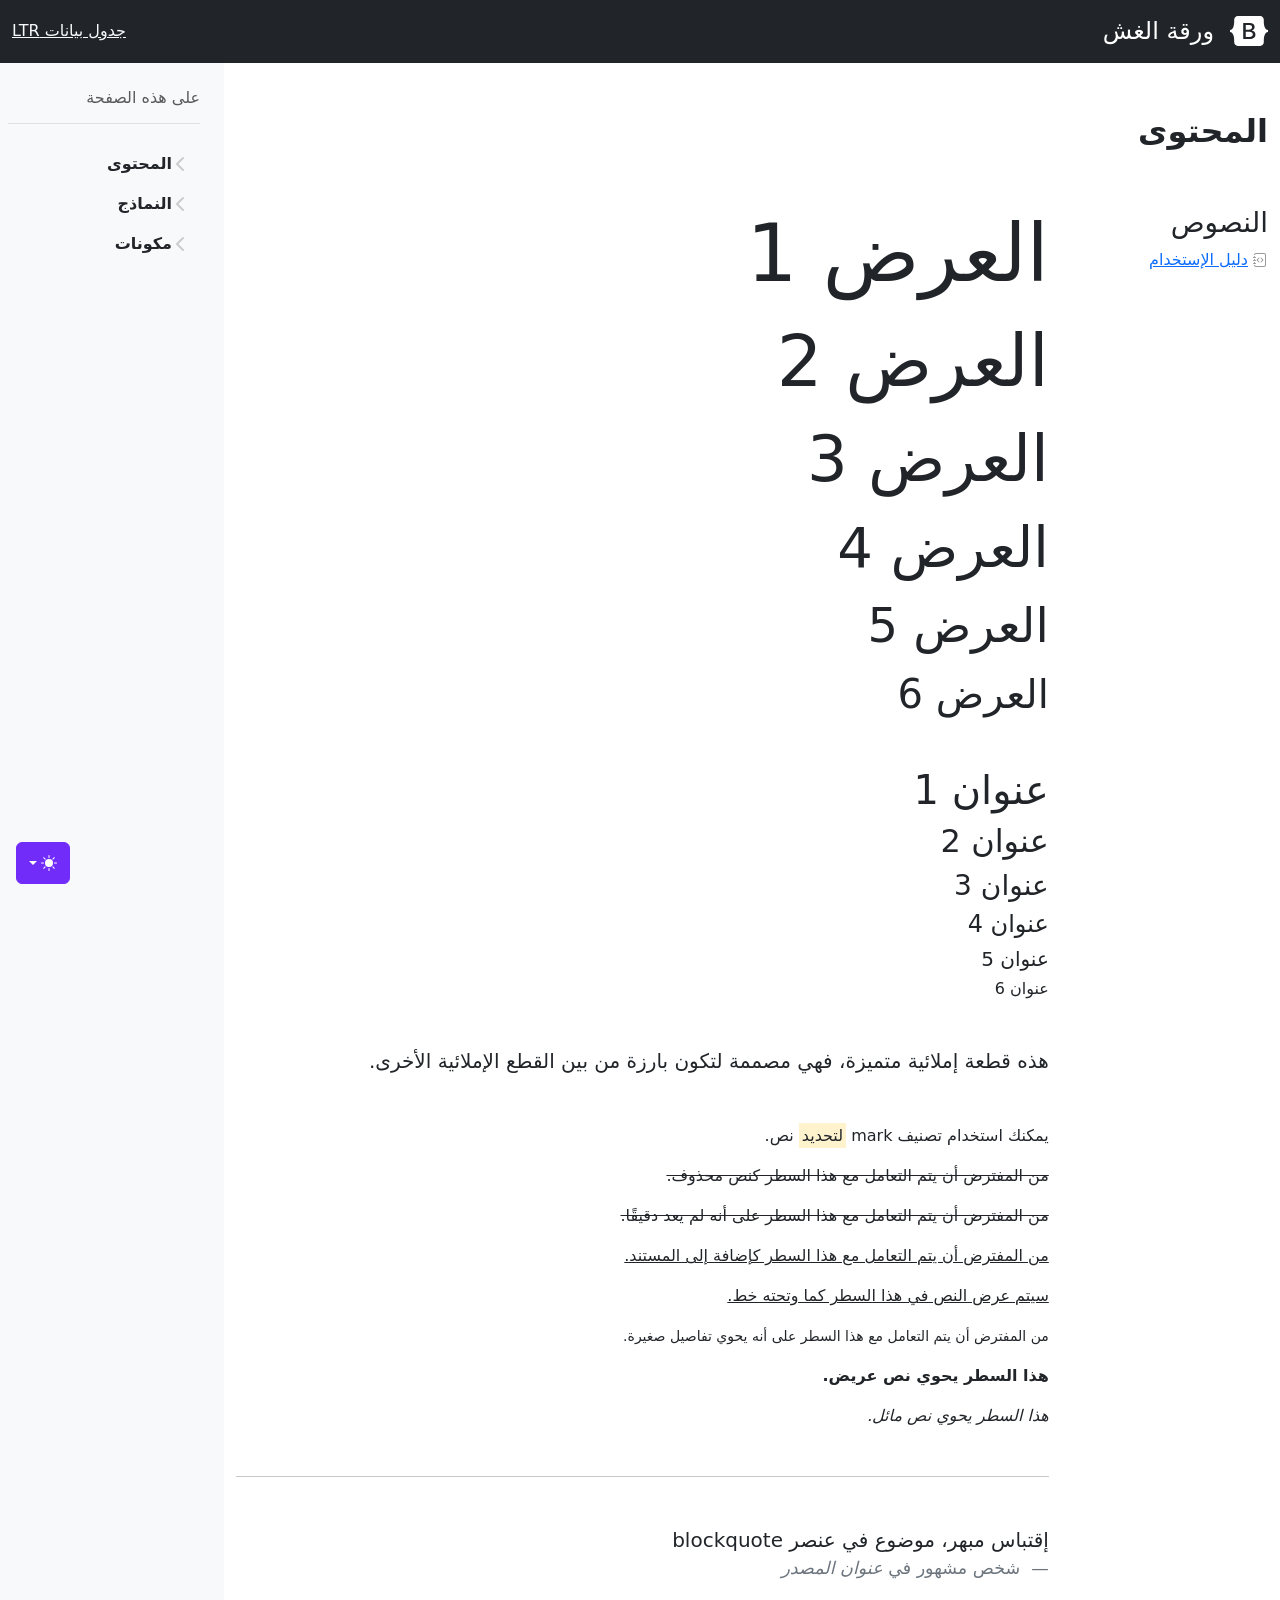
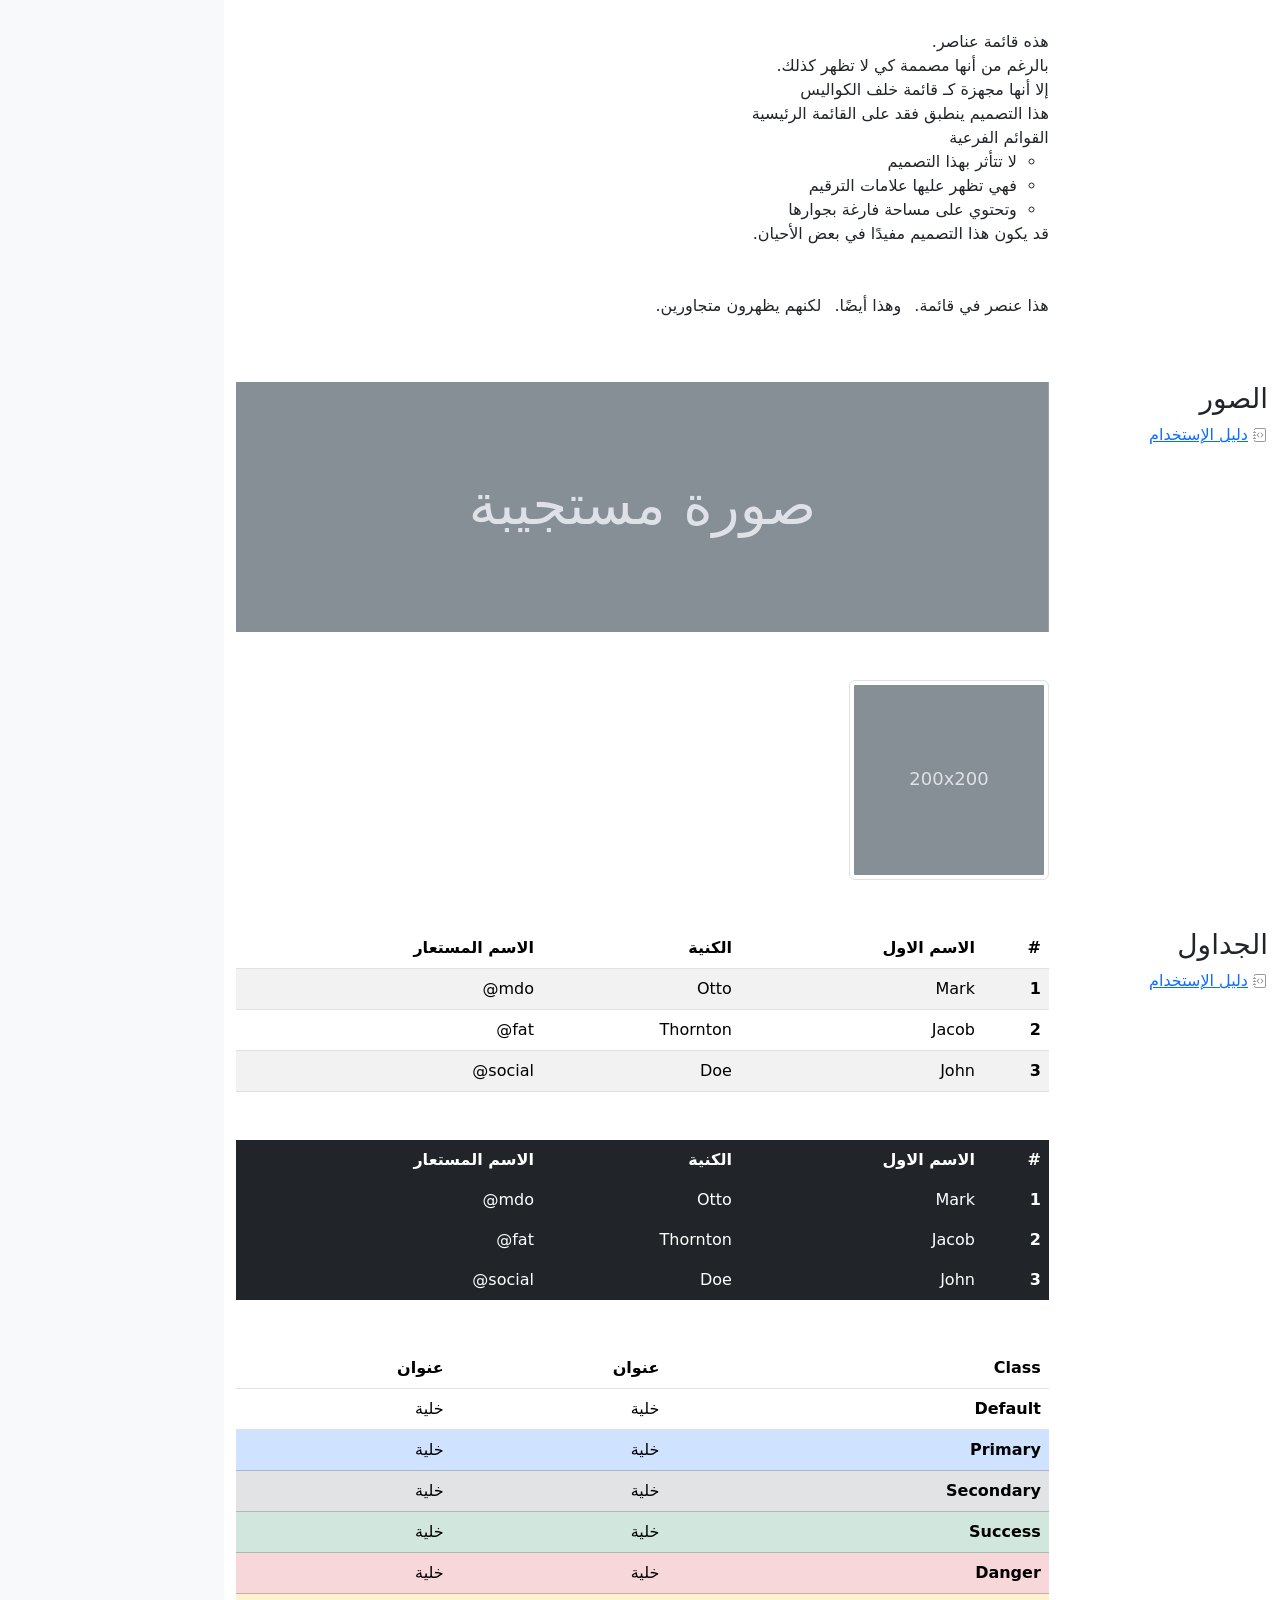
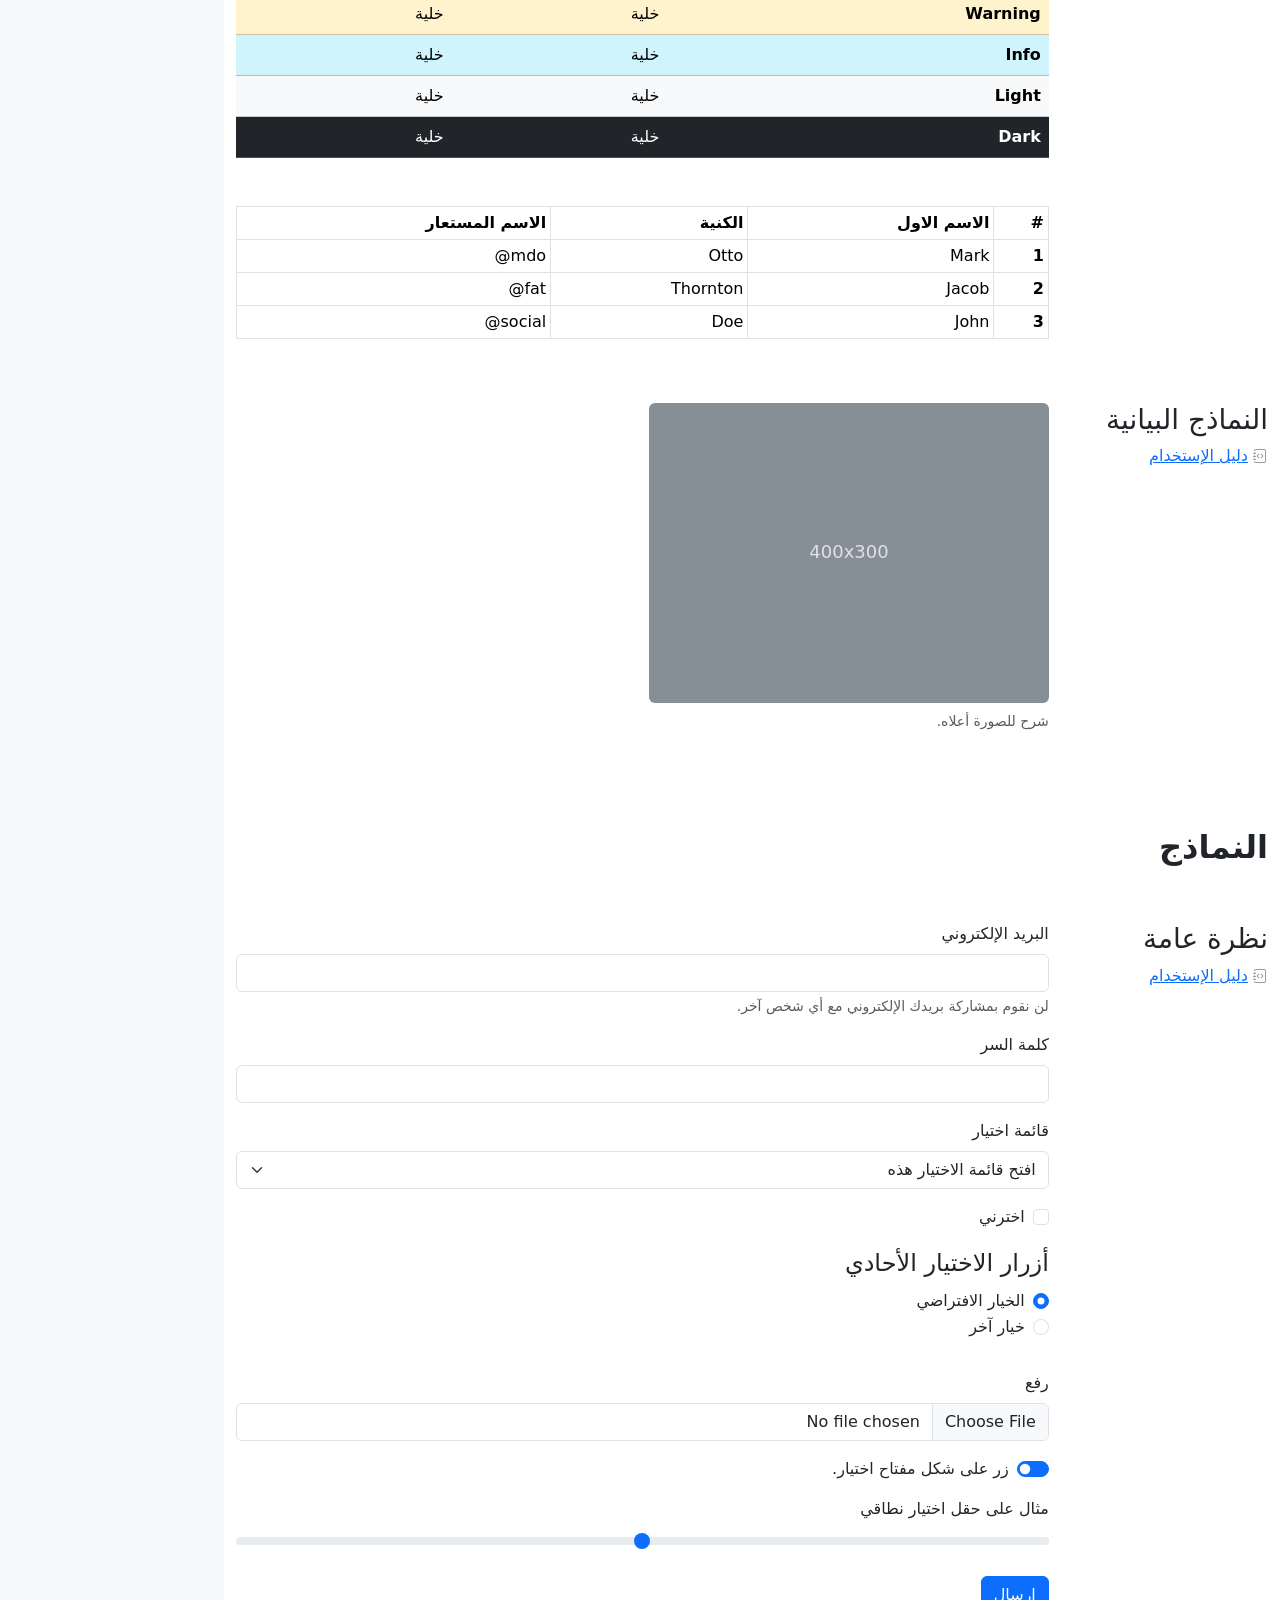
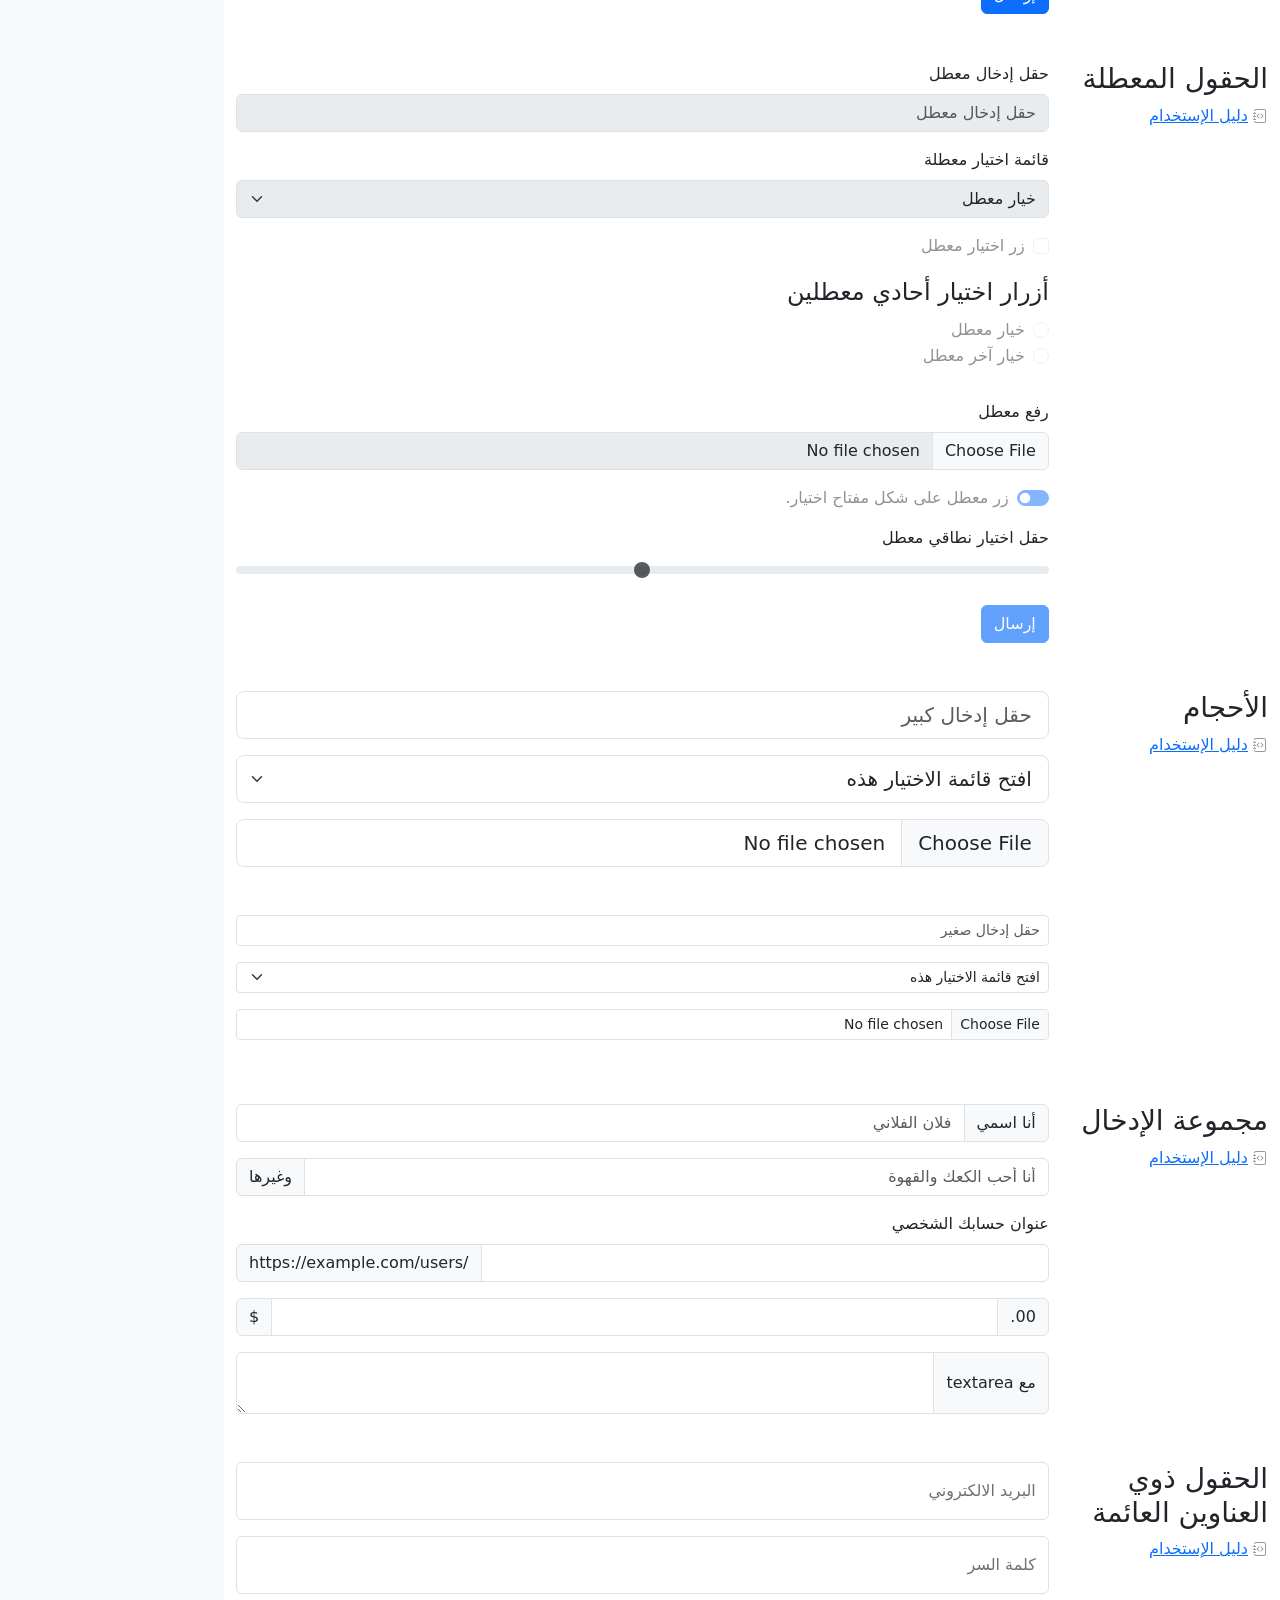
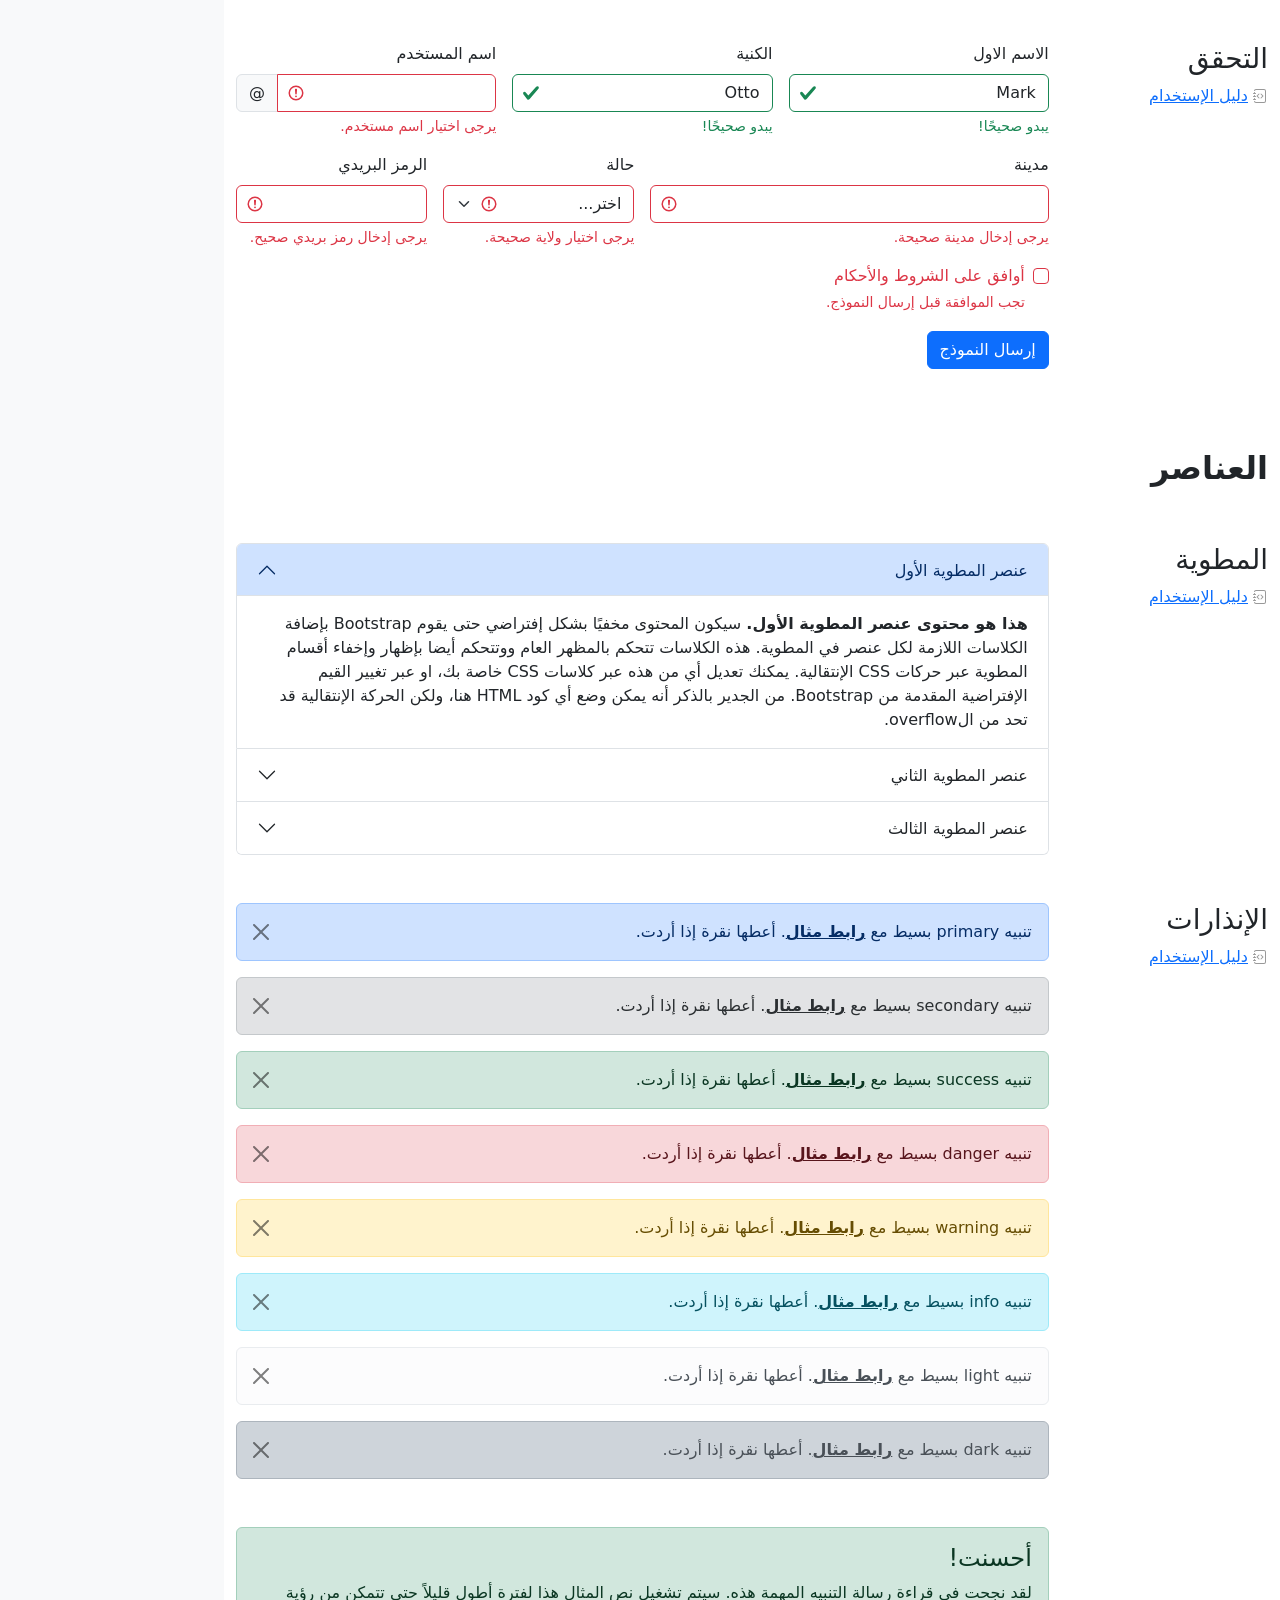
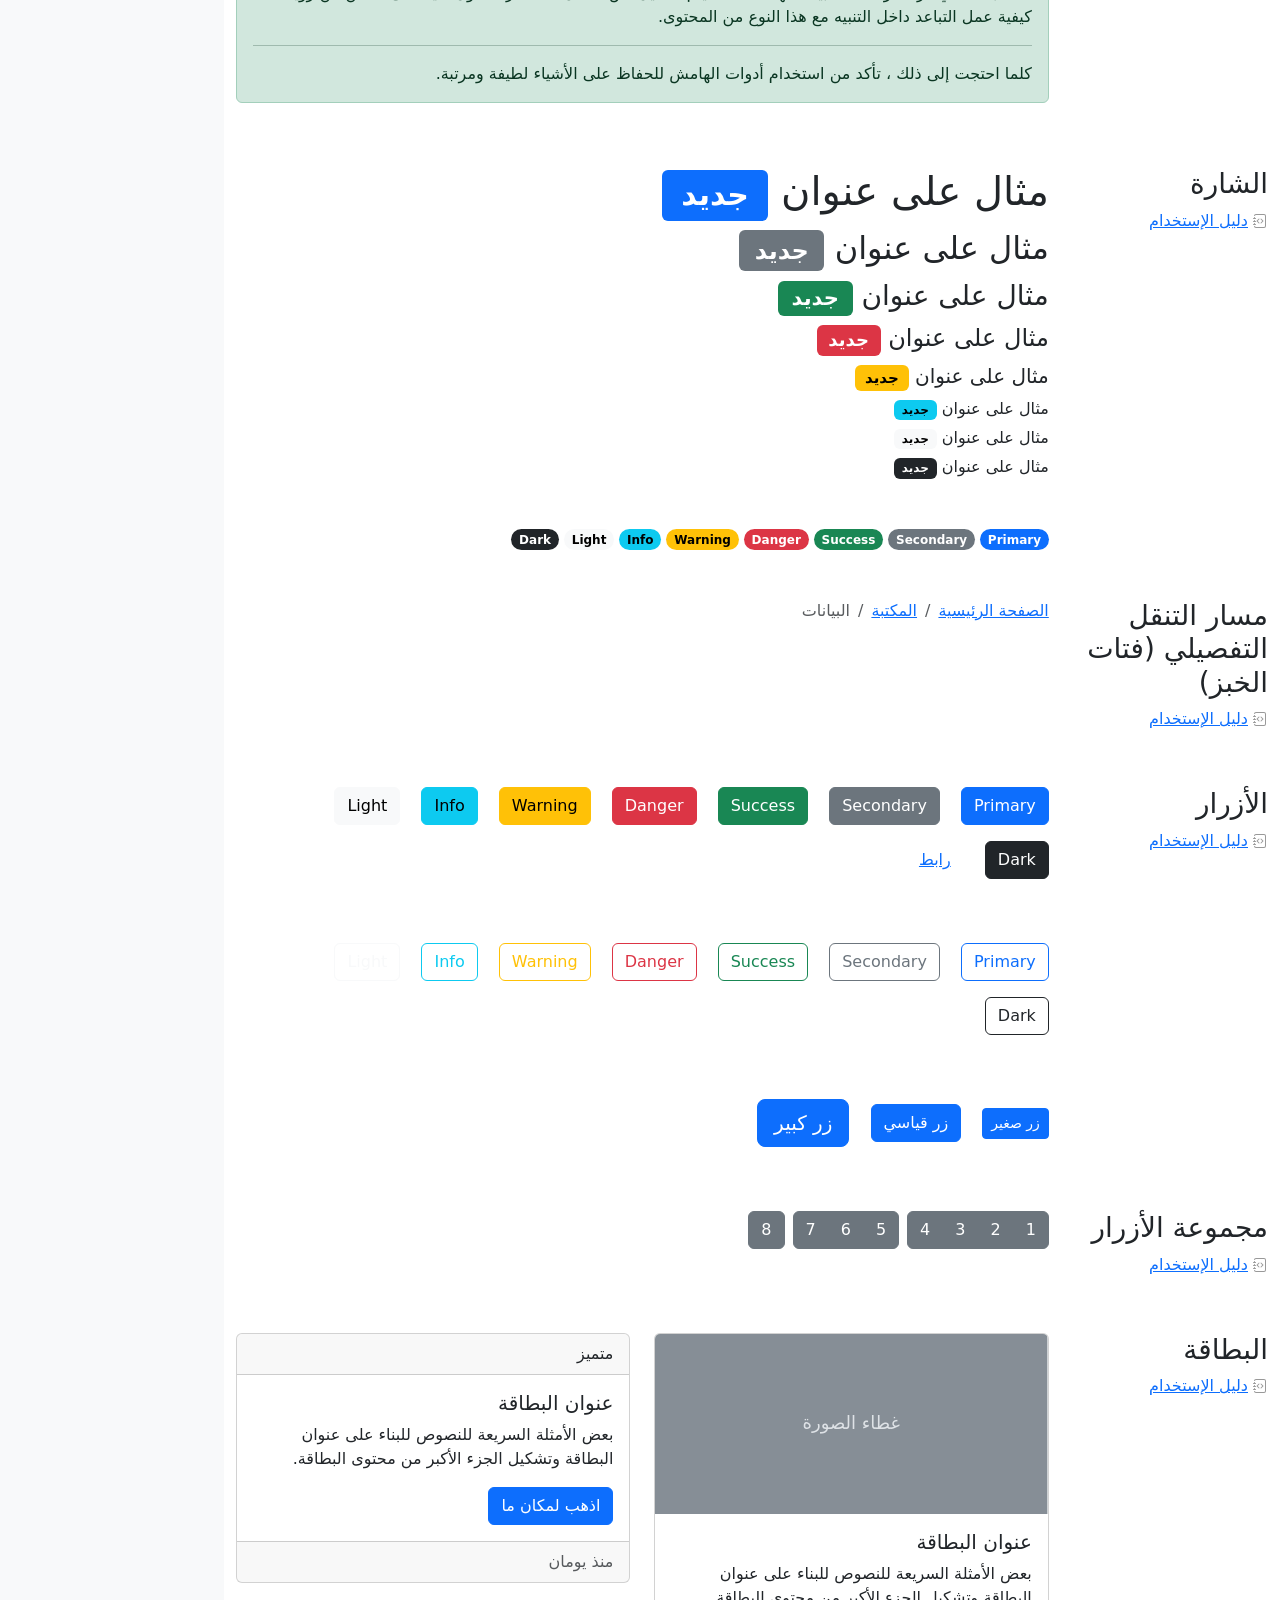
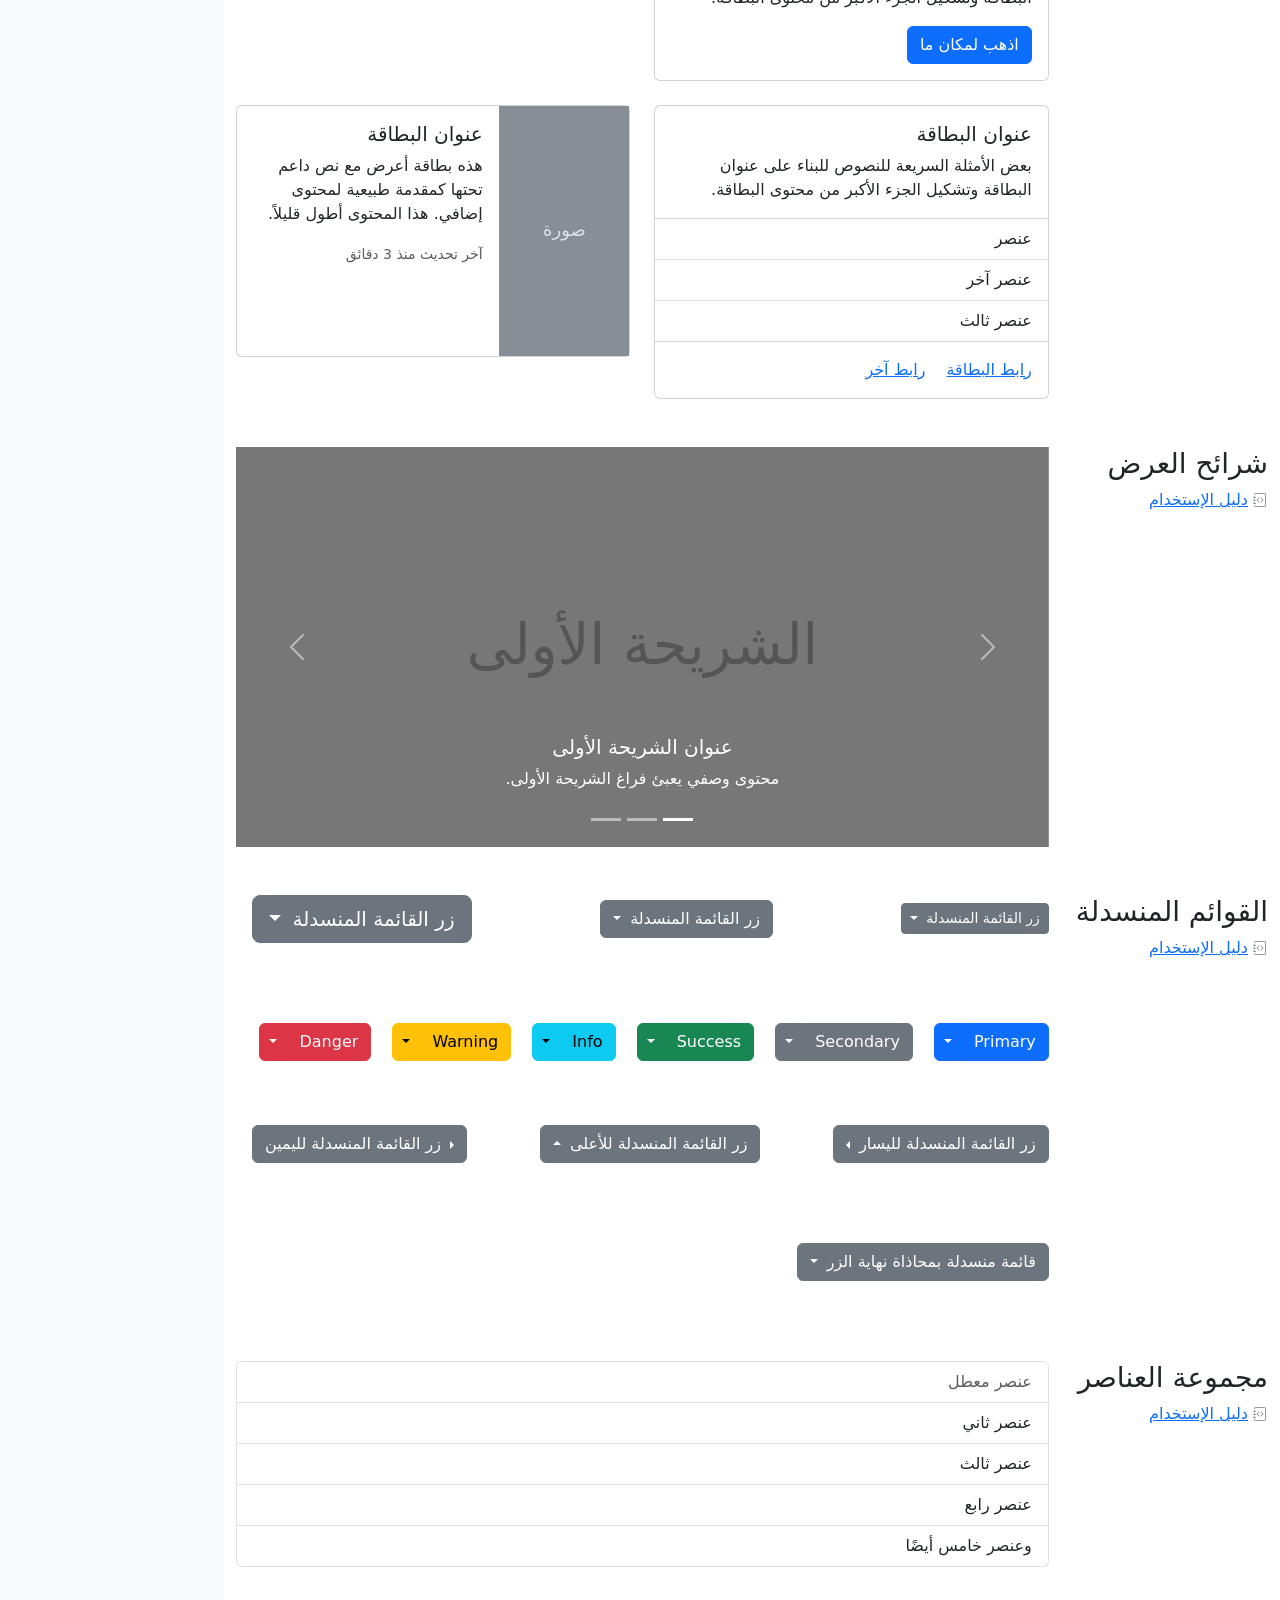
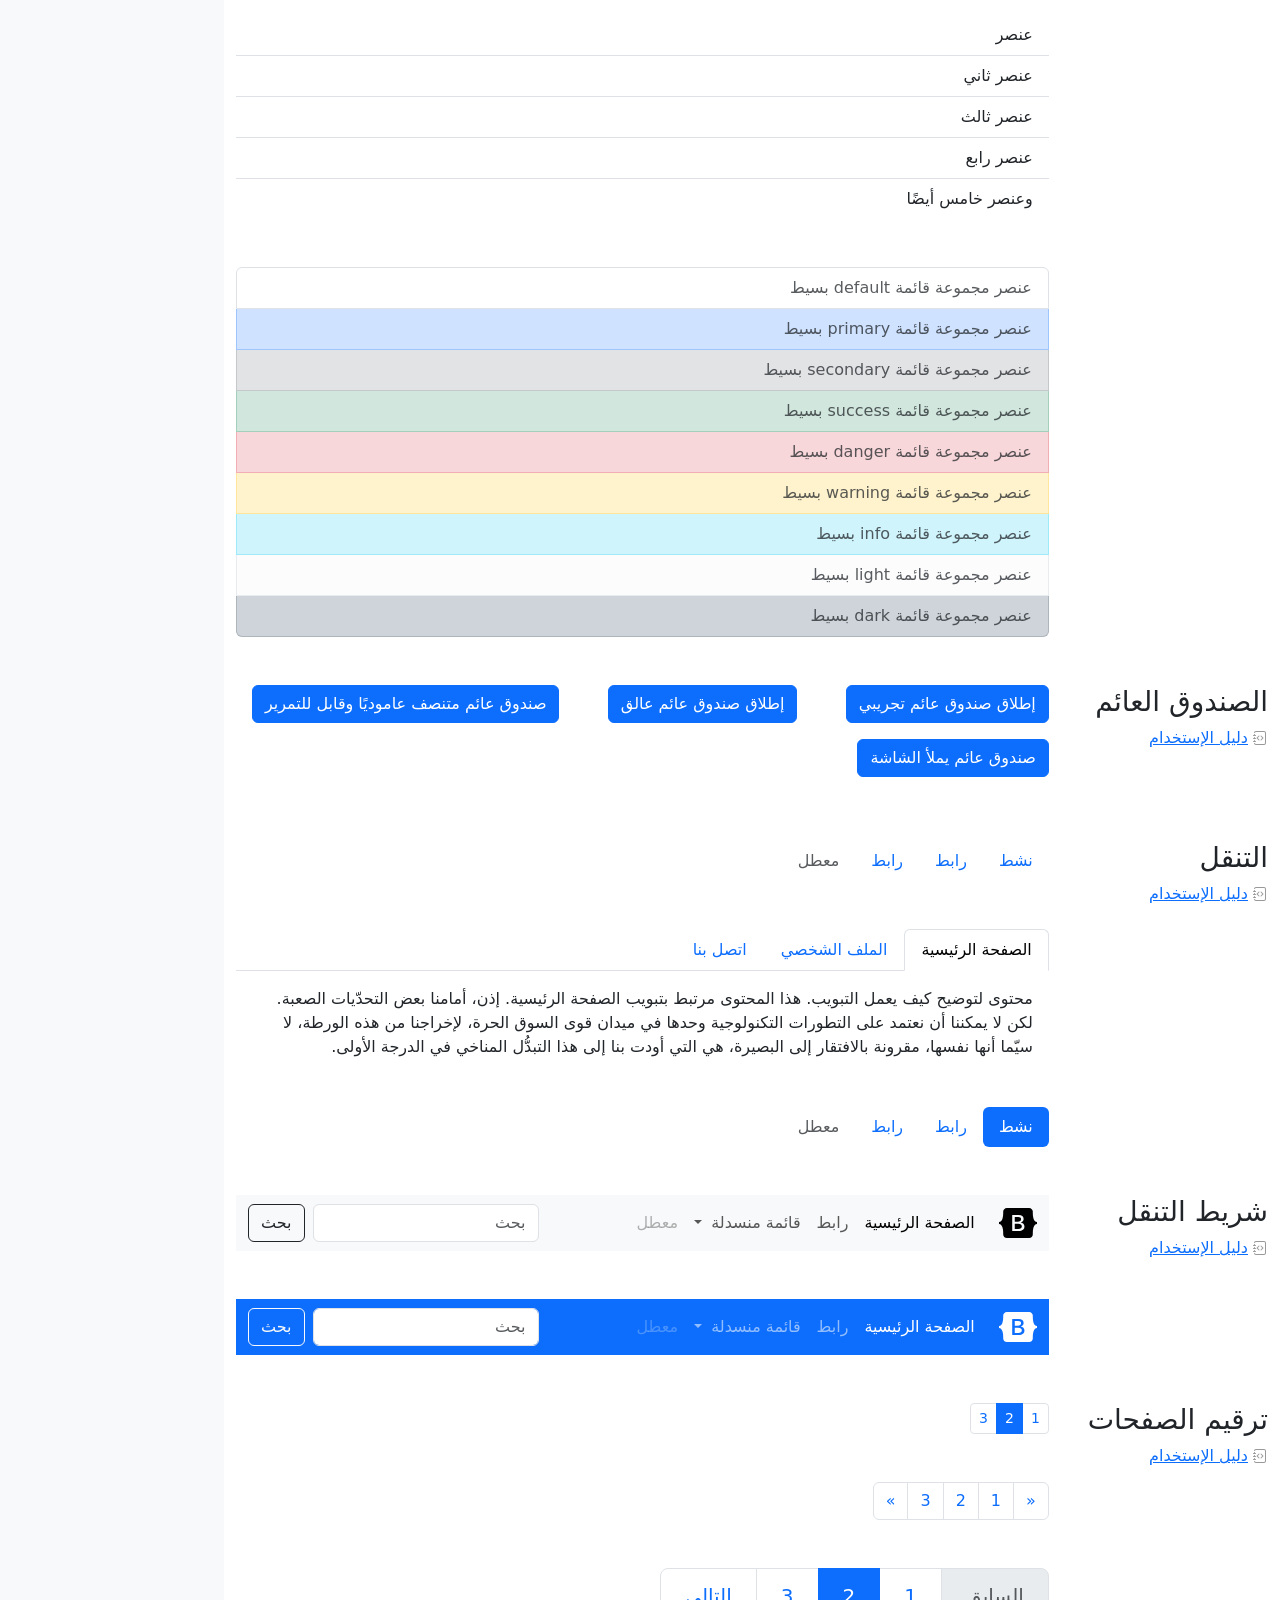
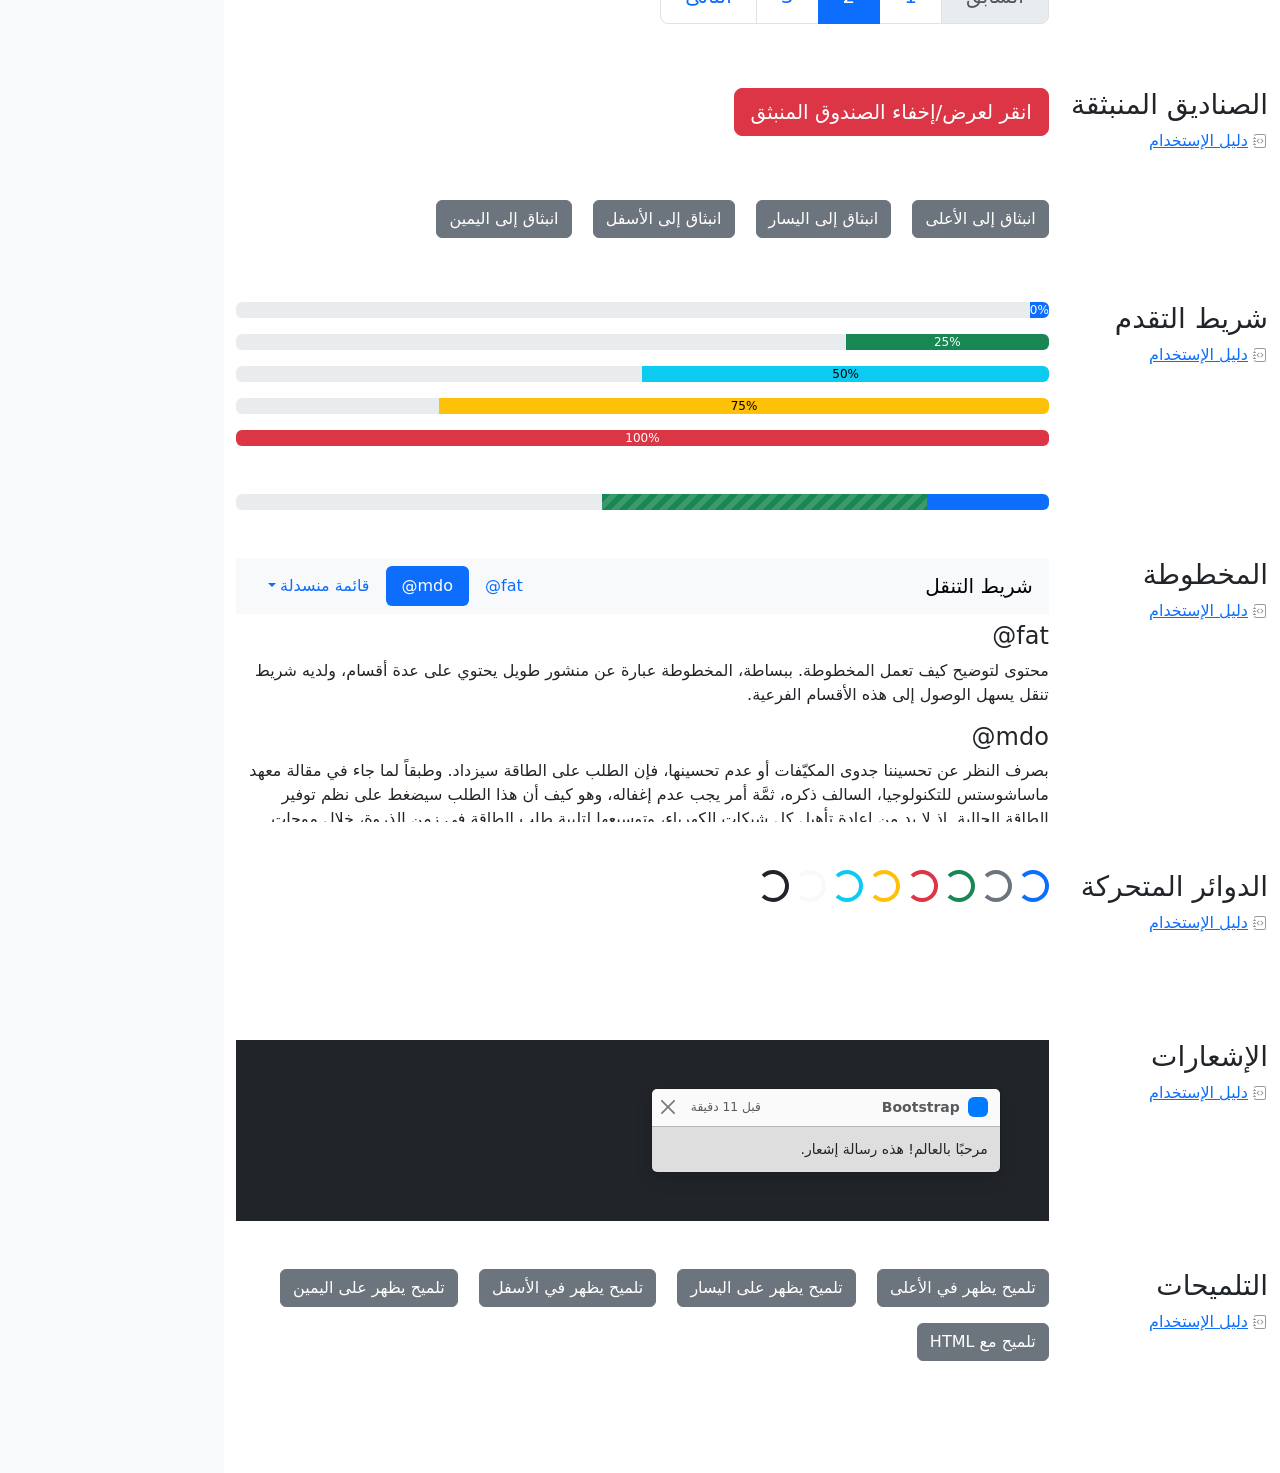
<file: KKRPL_SYAZASALMA/XI_RPL_2_SYAZASALMA/bootstrap/examples/bootstrap-5.3.8-examples/cheatsheet-rtl/index.html>
<!doctype html>
<html lang="ar" dir="rtl" data-bs-theme="auto">
  <head>
    <meta charset="utf-8" />
    <meta name="viewport" content="width=device-width, initial-scale=1" />
    <meta name="description" content="" />
    <meta
      name="author"
      content="Mark Otto, Jacob Thornton, and Bootstrap contributors"
    />
    <meta name="generator" content="Astro v5.13.2" />
    <title>ورقة الغش · Bootstrap v5.3</title>
    <link
      rel="canonical"
      href="https://getbootstrap.com/docs/5.3/examples/cheatsheet-rtl/"
    />
    <script src="../assets/js/color-modes.js"></script>
    <link href="../assets/dist/css/bootstrap.rtl.min.css" rel="stylesheet" />
    <meta name="theme-color" content="#712cf9" />
    <link href="../cheatsheet/cheatsheet.rtl.css" rel="stylesheet" />
    <style>
      .bd-placeholder-img {
        font-size: 1.125rem;
        text-anchor: middle;
        -webkit-user-select: none;
        -moz-user-select: none;
        user-select: none;
      }
      @media (min-width: 768px) {
        .bd-placeholder-img-lg {
          font-size: 3.5rem;
        }
      }
      .b-example-divider {
        width: 100%;
        height: 3rem;
        background-color: #0000001a;
        border: solid rgba(0, 0, 0, 0.15);
        border-width: 1px 0;
        box-shadow:
          inset 0 0.5em 1.5em #0000001a,
          inset 0 0.125em 0.5em #00000026;
      }
      .b-example-vr {
        flex-shrink: 0;
        width: 1.5rem;
        height: 100vh;
      }
      .bi {
        vertical-align: -0.125em;
        fill: currentColor;
      }
      .nav-scroller {
        position: relative;
        z-index: 2;
        height: 2.75rem;
        overflow-y: hidden;
      }
      .nav-scroller .nav {
        display: flex;
        flex-wrap: nowrap;
        padding-bottom: 1rem;
        margin-top: -1px;
        overflow-x: auto;
        text-align: center;
        white-space: nowrap;
        -webkit-overflow-scrolling: touch;
      }
      .btn-bd-primary {
        --bd-violet-bg: #712cf9;
        --bd-violet-rgb: 112.520718, 44.062154, 249.437846;
        --bs-btn-font-weight: 600;
        --bs-btn-color: var(--bs-white);
        --bs-btn-bg: var(--bd-violet-bg);
        --bs-btn-border-color: var(--bd-violet-bg);
        --bs-btn-hover-color: var(--bs-white);
        --bs-btn-hover-bg: #6528e0;
        --bs-btn-hover-border-color: #6528e0;
        --bs-btn-focus-shadow-rgb: var(--bd-violet-rgb);
        --bs-btn-active-color: var(--bs-btn-hover-color);
        --bs-btn-active-bg: #5a23c8;
        --bs-btn-active-border-color: #5a23c8;
      }
      .bd-mode-toggle {
        z-index: 1500;
      }
      .bd-mode-toggle .bi {
        width: 1em;
        height: 1em;
      }
      .bd-mode-toggle .dropdown-menu .active .bi {
        display: block !important;
      }
    </style>
  </head>
  <body class="bg-body-tertiary">
    <svg xmlns="http://www.w3.org/2000/svg" class="d-none">
      <symbol id="check2" viewBox="0 0 16 16">
        <path
          d="M13.854 3.646a.5.5 0 0 1 0 .708l-7 7a.5.5 0 0 1-.708 0l-3.5-3.5a.5.5 0 1 1 .708-.708L6.5 10.293l6.646-6.647a.5.5 0 0 1 .708 0z"
        ></path>
      </symbol>
      <symbol id="circle-half" viewBox="0 0 16 16">
        <path
          d="M8 15A7 7 0 1 0 8 1v14zm0 1A8 8 0 1 1 8 0a8 8 0 0 1 0 16z"
        ></path>
      </symbol>
      <symbol id="moon-stars-fill" viewBox="0 0 16 16">
        <path
          d="M6 .278a.768.768 0 0 1 .08.858 7.208 7.208 0 0 0-.878 3.46c0 4.021 3.278 7.277 7.318 7.277.527 0 1.04-.055 1.533-.16a.787.787 0 0 1 .81.316.733.733 0 0 1-.031.893A8.349 8.349 0 0 1 8.344 16C3.734 16 0 12.286 0 7.71 0 4.266 2.114 1.312 5.124.06A.752.752 0 0 1 6 .278z"
        ></path>
        <path
          d="M10.794 3.148a.217.217 0 0 1 .412 0l.387 1.162c.173.518.579.924 1.097 1.097l1.162.387a.217.217 0 0 1 0 .412l-1.162.387a1.734 1.734 0 0 0-1.097 1.097l-.387 1.162a.217.217 0 0 1-.412 0l-.387-1.162A1.734 1.734 0 0 0 9.31 6.593l-1.162-.387a.217.217 0 0 1 0-.412l1.162-.387a1.734 1.734 0 0 0 1.097-1.097l.387-1.162zM13.863.099a.145.145 0 0 1 .274 0l.258.774c.115.346.386.617.732.732l.774.258a.145.145 0 0 1 0 .274l-.774.258a1.156 1.156 0 0 0-.732.732l-.258.774a.145.145 0 0 1-.274 0l-.258-.774a1.156 1.156 0 0 0-.732-.732l-.774-.258a.145.145 0 0 1 0-.274l.774-.258c.346-.115.617-.386.732-.732L13.863.1z"
        ></path>
      </symbol>
      <symbol id="sun-fill" viewBox="0 0 16 16">
        <path
          d="M8 12a4 4 0 1 0 0-8 4 4 0 0 0 0 8zM8 0a.5.5 0 0 1 .5.5v2a.5.5 0 0 1-1 0v-2A.5.5 0 0 1 8 0zm0 13a.5.5 0 0 1 .5.5v2a.5.5 0 0 1-1 0v-2A.5.5 0 0 1 8 13zm8-5a.5.5 0 0 1-.5.5h-2a.5.5 0 0 1 0-1h2a.5.5 0 0 1 .5.5zM3 8a.5.5 0 0 1-.5.5h-2a.5.5 0 0 1 0-1h2A.5.5 0 0 1 3 8zm10.657-5.657a.5.5 0 0 1 0 .707l-1.414 1.415a.5.5 0 1 1-.707-.708l1.414-1.414a.5.5 0 0 1 .707 0zm-9.193 9.193a.5.5 0 0 1 0 .707L3.05 13.657a.5.5 0 0 1-.707-.707l1.414-1.414a.5.5 0 0 1 .707 0zm9.193 2.121a.5.5 0 0 1-.707 0l-1.414-1.414a.5.5 0 0 1 .707-.707l1.414 1.414a.5.5 0 0 1 0 .707zM4.464 4.465a.5.5 0 0 1-.707 0L2.343 3.05a.5.5 0 1 1 .707-.707l1.414 1.414a.5.5 0 0 1 0 .708z"
        ></path>
      </symbol>
    </svg>
    <div
      class="dropdown position-fixed bottom-0 end-0 mb-3 me-3 bd-mode-toggle"
    >
      <button
        class="btn btn-bd-primary py-2 dropdown-toggle d-flex align-items-center"
        id="bd-theme"
        type="button"
        aria-expanded="false"
        data-bs-toggle="dropdown"
        aria-label="Toggle theme (auto)"
      >
        <svg class="bi my-1 theme-icon-active" aria-hidden="true">
          <use href="#circle-half"></use>
        </svg>
        <span class="visually-hidden" id="bd-theme-text">Toggle theme</span>
      </button>
      <ul
        class="dropdown-menu dropdown-menu-end shadow"
        aria-labelledby="bd-theme-text"
      >
        <li>
          <button
            type="button"
            class="dropdown-item d-flex align-items-center"
            data-bs-theme-value="light"
            aria-pressed="false"
          >
            <svg class="bi me-2 opacity-50" aria-hidden="true">
              <use href="#sun-fill"></use>
            </svg>
            Light
            <svg class="bi ms-auto d-none" aria-hidden="true">
              <use href="#check2"></use>
            </svg>
          </button>
        </li>
        <li>
          <button
            type="button"
            class="dropdown-item d-flex align-items-center"
            data-bs-theme-value="dark"
            aria-pressed="false"
          >
            <svg class="bi me-2 opacity-50" aria-hidden="true">
              <use href="#moon-stars-fill"></use>
            </svg>
            Dark
            <svg class="bi ms-auto d-none" aria-hidden="true">
              <use href="#check2"></use>
            </svg>
          </button>
        </li>
        <li>
          <button
            type="button"
            class="dropdown-item d-flex align-items-center active"
            data-bs-theme-value="auto"
            aria-pressed="true"
          >
            <svg class="bi me-2 opacity-50" aria-hidden="true">
              <use href="#circle-half"></use>
            </svg>
            Auto
            <svg class="bi ms-auto d-none" aria-hidden="true">
              <use href="#check2"></use>
            </svg>
          </button>
        </li>
      </ul>
    </div>
    <header
      class="bd-header bg-dark py-3 d-flex align-items-stretch border-bottom border-dark"
    >
      <div class="container-fluid d-flex align-items-center">
        <h1 class="d-flex align-items-center fs-4 text-white mb-0">
          <img
            src="../assets/brand/bootstrap-logo-white.svg"
            width="38"
            height="30"
            class="me-3"
            alt="Bootstrap"
          />
          ورقة الغش
        </h1>
        <a
          href="../examples/cheatsheet/"
          class="ms-auto link-light"
          hreflang="en"
          >جدول بيانات LTR</a
        >
      </div>
    </header>
    <aside
      class="bd-aside sticky-xl-top text-body-secondary align-self-start mb-3 mb-xl-5 px-2"
    >
      <h2 class="h6 pt-4 pb-3 mb-4 border-bottom">على هذه الصفحة</h2>
      <nav class="small" id="toc">
        <ul class="list-unstyled">
          <li class="my-2">
            <button
              type="button"
              class="btn d-inline-flex align-items-center collapsed border-0"
              data-bs-toggle="collapse"
              aria-expanded="false"
              data-bs-target="#contents-collapse"
              aria-controls="contents-collapse"
            >
              المحتوى
            </button>
            <ul class="list-unstyled ps-3 collapse" id="contents-collapse">
              <li>
                <a
                  class="d-inline-flex align-items-center rounded text-decoration-none"
                  href="#typography"
                  >النصوص</a
                >
              </li>
              <li>
                <a
                  class="d-inline-flex align-items-center rounded text-decoration-none"
                  href="#images"
                  >الصور</a
                >
              </li>
              <li>
                <a
                  class="d-inline-flex align-items-center rounded text-decoration-none"
                  href="#tables"
                  >الجداول</a
                >
              </li>
              <li>
                <a
                  class="d-inline-flex align-items-center rounded text-decoration-none"
                  href="#figures"
                  >النماذج البيانية</a
                >
              </li>
            </ul>
          </li>
          <li class="my-2">
            <button
              type="button"
              class="btn d-inline-flex align-items-center collapsed border-0"
              data-bs-toggle="collapse"
              aria-expanded="false"
              data-bs-target="#forms-collapse"
              aria-controls="forms-collapse"
            >
              النماذج
            </button>
            <ul class="list-unstyled ps-3 collapse" id="forms-collapse">
              <li>
                <a
                  class="d-inline-flex align-items-center rounded text-decoration-none"
                  href="#overview"
                  >نظرة عامة</a
                >
              </li>
              <li>
                <a
                  class="d-inline-flex align-items-center rounded text-decoration-none"
                  href="#disabled-forms"
                  >الحقول المعطلة</a
                >
              </li>
              <li>
                <a
                  class="d-inline-flex align-items-center rounded text-decoration-none"
                  href="#sizing"
                  >الأحجام</a
                >
              </li>
              <li>
                <a
                  class="d-inline-flex align-items-center rounded text-decoration-none"
                  href="#input-group"
                  >مجموعة الإدخال</a
                >
              </li>
              <li>
                <a
                  class="d-inline-flex align-items-center rounded text-decoration-none"
                  href="#floating-labels"
                  >الحقول ذوي العناوين العائمة</a
                >
              </li>
              <li>
                <a
                  class="d-inline-flex align-items-center rounded text-decoration-none"
                  href="#validation"
                  >التحقق</a
                >
              </li>
            </ul>
          </li>
          <li class="my-2">
            <button
              type="button"
              class="btn d-inline-flex align-items-center collapsed border-0"
              data-bs-toggle="collapse"
              aria-expanded="false"
              data-bs-target="#components-collapse"
              aria-controls="components-collapse"
            >
              مكونات
            </button>
            <ul class="list-unstyled ps-3 collapse" id="components-collapse">
              <li>
                <a
                  class="d-inline-flex align-items-center rounded text-decoration-none"
                  href="#accordion"
                  >المطوية</a
                >
              </li>
              <li>
                <a
                  class="d-inline-flex align-items-center rounded text-decoration-none"
                  href="#alerts"
                  >الإنذارات</a
                >
              </li>
              <li>
                <a
                  class="d-inline-flex align-items-center rounded text-decoration-none"
                  href="#badge"
                  >الشارة</a
                >
              </li>
              <li>
                <a
                  class="d-inline-flex align-items-center rounded text-decoration-none"
                  href="#breadcrumb"
                  >مسار التنقل التفصيلي</a
                >
              </li>
              <li>
                <a
                  class="d-inline-flex align-items-center rounded text-decoration-none"
                  href="#buttons"
                  >الأزرار</a
                >
              </li>
              <li>
                <a
                  class="d-inline-flex align-items-center rounded text-decoration-none"
                  href="#button-group"
                  >مجموعة الأزرار</a
                >
              </li>
              <li>
                <a
                  class="d-inline-flex align-items-center rounded text-decoration-none"
                  href="#card"
                  >البطاقة</a
                >
              </li>
              <li>
                <a
                  class="d-inline-flex align-items-center rounded text-decoration-none"
                  href="#carousel"
                  >شرائح العرض</a
                >
              </li>
              <li>
                <a
                  class="d-inline-flex align-items-center rounded text-decoration-none"
                  href="#dropdowns"
                  >القوائم المنسدلة</a
                >
              </li>
              <li>
                <a
                  class="d-inline-flex align-items-center rounded text-decoration-none"
                  href="#list-group"
                  >مجموعة العناصر</a
                >
              </li>
              <li>
                <a
                  class="d-inline-flex align-items-center rounded text-decoration-none"
                  href="#modal"
                  >الصندوق العائم</a
                >
              </li>
              <li>
                <a
                  class="d-inline-flex align-items-center rounded text-decoration-none"
                  href="#navs"
                  >التنقل</a
                >
              </li>
              <li>
                <a
                  class="d-inline-flex align-items-center rounded text-decoration-none"
                  href="#navbar"
                  >شريط التنقل</a
                >
              </li>
              <li>
                <a
                  class="d-inline-flex align-items-center rounded text-decoration-none"
                  href="#pagination"
                  >ترقيم الصفحات</a
                >
              </li>
              <li>
                <a
                  class="d-inline-flex align-items-center rounded text-decoration-none"
                  href="#popovers"
                  >الصناديق المنبثقة</a
                >
              </li>
              <li>
                <a
                  class="d-inline-flex align-items-center rounded text-decoration-none"
                  href="#progress"
                  >شريط التقدم</a
                >
              </li>
              <li>
                <a
                  class="d-inline-flex align-items-center rounded text-decoration-none"
                  href="#scrollspy"
                  >المخطوطة</a
                >
              </li>
              <li>
                <a
                  class="d-inline-flex align-items-center rounded text-decoration-none"
                  href="#spinners"
                  >الدوائر المتحركة</a
                >
              </li>
              <li>
                <a
                  class="d-inline-flex align-items-center rounded text-decoration-none"
                  href="#toasts"
                  >الإشعارات</a
                >
              </li>
              <li>
                <a
                  class="d-inline-flex align-items-center rounded text-decoration-none"
                  href="#tooltips"
                  >التلميحات</a
                >
              </li>
            </ul>
          </li>
        </ul>
      </nav>
    </aside>
    <main class="bd-cheatsheet container-fluid bg-body">
      <section id="content">
        <h2 class="sticky-xl-top fw-bold pt-3 pt-xl-5 pb-2 pb-xl-3">المحتوى</h2>
        <article class="my-3" id="typography">
          <div
            class="bd-heading sticky-xl-top align-self-start mt-5 mb-3 mt-xl-0 mb-xl-2"
          >
            <h3>النصوص</h3>
            <a
              class="d-flex align-items-center"
              hreflang="en"
              href="../content/typography"
              >دليل الإستخدام</a
            >
          </div>
          <div>
            <div class="bd-example-snippet bd-code-snippet">
              <div class="bd-example m-0 border-0">
                <p class="display-1">العرض 1</p>
                <p class="display-2">العرض 2</p>
                <p class="display-3">العرض 3</p>
                <p class="display-4">العرض 4</p>
                <p class="display-5">العرض 5</p>
                <p class="display-6">العرض 6</p>
              </div>
            </div>
            <div class="bd-example-snippet bd-code-snippet">
              <div class="bd-example m-0 border-0">
                <p class="h1">عنوان 1</p>
                <p class="h2">عنوان 2</p>
                <p class="h3">عنوان 3</p>
                <p class="h4">عنوان 4</p>
                <p class="h5">عنوان 5</p>
                <p class="h6">عنوان 6</p>
              </div>
            </div>
            <div class="bd-example-snippet bd-code-snippet">
              <div class="bd-example m-0 border-0">
                <p class="lead">
                  هذه قطعة إملائية متميزة، فهي مصممة لتكون بارزة من بين القطع
                  الإملائية الأخرى.
                </p>
              </div>
            </div>
            <div class="bd-example-snippet bd-code-snippet">
              <div class="bd-example m-0 border-0">
                <p>يمكنك استخدام تصنيف mark <mark>لتحديد</mark> نص.</p>
                <p>
                  <del>من المفترض أن يتم التعامل مع هذا السطر كنص محذوف.</del>
                </p>
                <p>
                  <s
                    >من المفترض أن يتم التعامل مع هذا السطر على أنه لم يعد
                    دقيقًا.</s
                  >
                </p>
                <p>
                  <ins
                    >من المفترض أن يتم التعامل مع هذا السطر كإضافة إلى
                    المستند.</ins
                  >
                </p>
                <p><u>سيتم عرض النص في هذا السطر كما وتحته خط.</u></p>
                <p>
                  <small
                    >من المفترض أن يتم التعامل مع هذا السطر على أنه يحوي تفاصيل
                    صغيرة.</small
                  >
                </p>
                <p><strong>هذا السطر يحوي نص عريض.</strong></p>
                <p><em>هذا السطر يحوي نص مائل.</em></p>
              </div>
            </div>
            <div class="bd-example-snippet bd-code-snippet">
              <div class="bd-example m-0 border-0">
                <hr />
              </div>
            </div>
            <div class="bd-example-snippet bd-code-snippet">
              <div class="bd-example m-0 border-0">
                <blockquote class="blockquote">
                  <p>إقتباس مبهر، موضوع في عنصر blockquote</p>
                  <footer class="blockquote-footer">
                    شخص مشهور في
                    <cite title="عنوان المصدر"> عنوان المصدر </cite>
                  </footer>
                </blockquote>
              </div>
            </div>
            <div class="bd-example-snippet bd-code-snippet">
              <div class="bd-example m-0 border-0">
                <ul class="list-unstyled">
                  <li>هذه قائمة عناصر.</li>
                  <li>بالرغم من أنها مصممة كي لا تظهر كذلك.</li>
                  <li>إلا أنها مجهزة كـ قائمة خلف الكواليس</li>
                  <li>هذا التصميم ينطبق فقد على القائمة الرئيسية</li>
                  <li>
                    القوائم الفرعية
                    <ul>
                      <li>لا تتأثر بهذا التصميم</li>
                      <li>فهي تظهر عليها علامات الترقيم</li>
                      <li>وتحتوي على مساحة فارغة بجوارها</li>
                    </ul>
                  </li>
                  <li>قد يكون هذا التصميم مفيدًا في بعض الأحيان.</li>
                </ul>
              </div>
            </div>
            <div class="bd-example-snippet bd-code-snippet">
              <div class="bd-example m-0 border-0">
                <ul class="list-inline">
                  <li class="list-inline-item">هذا عنصر في قائمة.</li>
                  <li class="list-inline-item">وهذا أيضًا.</li>
                  <li class="list-inline-item">لكنهم يظهرون متجاورين.</li>
                </ul>
              </div>
            </div>
          </div>
        </article>
        <article class="my-3" id="images">
          <div
            class="bd-heading sticky-xl-top align-self-start mt-5 mb-3 mt-xl-0 mb-xl-2"
          >
            <h3>الصور</h3>
            <a
              class="d-flex align-items-center"
              hreflang="en"
              href="../content/images"
              >دليل الإستخدام</a
            >
          </div>
          <div>
            <div class="bd-example-snippet bd-code-snippet">
              <div class="bd-example m-0 border-0">
                <svg
                  aria-label="Placeholder: صورة مستجيبة"
                  class="bd-placeholder-img bd-placeholder-img-lg img-fluid"
                  height="250"
                  preserveAspectRatio="xMidYMid slice"
                  role="img"
                  width="100%"
                  xmlns="http://www.w3.org/2000/svg"
                >
                  <title>Placeholder</title>
                  <rect width="100%" height="100%" fill="#868e96" />
                  <text x="50%" y="50%" fill="#dee2e6" dy=".3em">
                    صورة مستجيبة
                  </text>
                </svg>
              </div>
            </div>
            <div class="bd-example-snippet bd-code-snippet">
              <div class="bd-example m-0 border-0">
                <svg
                  aria-label="صورة عنصر نائب مربع عام مع حدود بيضاء حولها ، مما يجعلها تشبه صورة تم التقاطها بكاميرا فورية قديمة: 200x200"
                  class="bd-placeholder-img img-thumbnail"
                  height="200"
                  preserveAspectRatio="xMidYMid slice"
                  role="img"
                  width="200"
                  xmlns="http://www.w3.org/2000/svg"
                >
                  <title>
                    صورة عنصر نائب مربع عام مع حدود بيضاء حولها ، مما يجعلها
                    تشبه صورة تم التقاطها بكاميرا فورية قديمة
                  </title>
                  <rect width="100%" height="100%" fill="#868e96" />
                  <text x="50%" y="50%" fill="#dee2e6" dy=".3em">200x200</text>
                </svg>
              </div>
            </div>
          </div>
        </article>
        <article class="my-3" id="tables">
          <div
            class="bd-heading sticky-xl-top align-self-start mt-5 mb-3 mt-xl-0 mb-xl-2"
          >
            <h3>الجداول</h3>
            <a
              class="d-flex align-items-center"
              hreflang="en"
              href="../content/tables"
              >دليل الإستخدام</a
            >
          </div>
          <div>
            <div class="bd-example-snippet bd-code-snippet">
              <div class="bd-example m-0 border-0">
                <table class="table table-striped">
                  <thead>
                    <tr>
                      <th scope="col">#</th>
                      <th scope="col">الاسم الاول</th>
                      <th scope="col">الكنية</th>
                      <th scope="col">الاسم المستعار</th>
                    </tr>
                  </thead>
                  <tbody>
                    <tr>
                      <th scope="row">1</th>
                      <td>Mark</td>
                      <td>Otto</td>
                      <td><bdo lang="en" dir="ltr">@mdo</bdo></td>
                    </tr>
                    <tr>
                      <th scope="row">2</th>
                      <td>Jacob</td>
                      <td>Thornton</td>
                      <td><bdo lang="en" dir="ltr">@fat</bdo></td>
                    </tr>
                    <tr>
                      <th scope="row">3</th>
                      <td>John</td>
                      <td>Doe</td>
                      <td><bdo lang="en" dir="ltr">@social</bdo></td>
                    </tr>
                  </tbody>
                </table>
              </div>
            </div>
            <div class="bd-example-snippet bd-code-snippet">
              <div class="bd-example m-0 border-0">
                <table class="table table-dark table-borderless">
                  <thead>
                    <tr>
                      <th scope="col">#</th>
                      <th scope="col">الاسم الاول</th>
                      <th scope="col">الكنية</th>
                      <th scope="col">الاسم المستعار</th>
                    </tr>
                  </thead>
                  <tbody>
                    <tr>
                      <th scope="row">1</th>
                      <td>Mark</td>
                      <td>Otto</td>
                      <td><bdo lang="en" dir="ltr">@mdo</bdo></td>
                    </tr>
                    <tr>
                      <th scope="row">2</th>
                      <td>Jacob</td>
                      <td>Thornton</td>
                      <td><bdo lang="en" dir="ltr">@fat</bdo></td>
                    </tr>
                    <tr>
                      <th scope="row">3</th>
                      <td>John</td>
                      <td>Doe</td>
                      <td><bdo lang="en" dir="ltr">@social</bdo></td>
                    </tr>
                  </tbody>
                </table>
              </div>
            </div>
            <div class="bd-example-snippet bd-code-snippet">
              <div class="bd-example m-0 border-0">
                <table class="table table-hover">
                  <thead>
                    <tr>
                      <th scope="col">Class</th>
                      <th scope="col">عنوان</th>
                      <th scope="col">عنوان</th>
                    </tr>
                  </thead>
                  <tbody>
                    <tr>
                      <th scope="row">Default</th>
                      <td>خلية</td>
                      <td>خلية</td>
                    </tr>
                    <tr class="table-primary">
                      <th scope="row">Primary</th>
                      <td>خلية</td>
                      <td>خلية</td>
                    </tr>
                    <tr class="table-secondary">
                      <th scope="row">Secondary</th>
                      <td>خلية</td>
                      <td>خلية</td>
                    </tr>
                    <tr class="table-success">
                      <th scope="row">Success</th>
                      <td>خلية</td>
                      <td>خلية</td>
                    </tr>
                    <tr class="table-danger">
                      <th scope="row">Danger</th>
                      <td>خلية</td>
                      <td>خلية</td>
                    </tr>
                    <tr class="table-warning">
                      <th scope="row">Warning</th>
                      <td>خلية</td>
                      <td>خلية</td>
                    </tr>
                    <tr class="table-info">
                      <th scope="row">Info</th>
                      <td>خلية</td>
                      <td>خلية</td>
                    </tr>
                    <tr class="table-light">
                      <th scope="row">Light</th>
                      <td>خلية</td>
                      <td>خلية</td>
                    </tr>
                    <tr class="table-dark">
                      <th scope="row">Dark</th>
                      <td>خلية</td>
                      <td>خلية</td>
                    </tr>
                  </tbody>
                </table>
              </div>
            </div>
            <div class="bd-example-snippet bd-code-snippet">
              <div class="bd-example m-0 border-0">
                <table class="table table-sm table-bordered">
                  <thead>
                    <tr>
                      <th scope="col">#</th>
                      <th scope="col">الاسم الاول</th>
                      <th scope="col">الكنية</th>
                      <th scope="col">الاسم المستعار</th>
                    </tr>
                  </thead>
                  <tbody>
                    <tr>
                      <th scope="row">1</th>
                      <td>Mark</td>
                      <td>Otto</td>
                      <td><bdo lang="en" dir="ltr">@mdo</bdo></td>
                    </tr>
                    <tr>
                      <th scope="row">2</th>
                      <td>Jacob</td>
                      <td>Thornton</td>
                      <td><bdo lang="en" dir="ltr">@fat</bdo></td>
                    </tr>
                    <tr>
                      <th scope="row">3</th>
                      <td>John</td>
                      <td>Doe</td>
                      <td><bdo lang="en" dir="ltr">@social</bdo></td>
                    </tr>
                  </tbody>
                </table>
              </div>
            </div>
          </div>
        </article>
        <article class="my-3" id="figures">
          <div
            class="bd-heading sticky-xl-top align-self-start mt-5 mb-3 mt-xl-0 mb-xl-2"
          >
            <h3>النماذج البيانية</h3>
            <a
              class="d-flex align-items-center"
              hreflang="en"
              href="../content/figures"
              >دليل الإستخدام</a
            >
          </div>
          <div>
            <div class="bd-example-snippet bd-code-snippet">
              <div class="bd-example m-0 border-0">
                <figure class="figure">
                  <svg
                    aria-label="Placeholder: 400x300"
                    class="bd-placeholder-img figure-img img-fluid rounded"
                    height="300"
                    preserveAspectRatio="xMidYMid slice"
                    role="img"
                    width="400"
                    xmlns="http://www.w3.org/2000/svg"
                  >
                    <title>Placeholder</title>
                    <rect width="100%" height="100%" fill="#868e96" />
                    <text x="50%" y="50%" fill="#dee2e6" dy=".3em">
                      400x300
                    </text>
                  </svg>
                  <figcaption class="figure-caption">
                    شرح للصورة أعلاه.
                  </figcaption>
                </figure>
              </div>
            </div>
          </div>
        </article>
      </section>
      <section id="forms">
        <h2 class="sticky-xl-top fw-bold pt-3 pt-xl-5 pb-2 pb-xl-3">النماذج</h2>
        <article class="my-3" id="overview">
          <div
            class="bd-heading sticky-xl-top align-self-start mt-5 mb-3 mt-xl-0 mb-xl-2"
          >
            <h3>نظرة عامة</h3>
            <a
              class="d-flex align-items-center"
              hreflang="en"
              href="../forms/overview/"
              >دليل الإستخدام</a
            >
          </div>
          <div>
            <div class="bd-example-snippet bd-code-snippet">
              <div class="bd-example m-0 border-0">
                <form>
                  <div class="mb-3">
                    <label for="exampleInputEmail1" class="form-label"
                      >البريد الإلكتروني</label
                    >
                    <input
                      type="email"
                      class="form-control"
                      id="exampleInputEmail1"
                      aria-describedby="emailHelp"
                    />
                    <div id="emailHelp" class="form-text">
                      لن نقوم بمشاركة بريدك الإلكتروني مع أي شخص آخر.
                    </div>
                  </div>
                  <div class="mb-3">
                    <label for="exampleInputPassword1" class="form-label"
                      >كلمة السر</label
                    >
                    <input
                      type="password"
                      class="form-control"
                      id="exampleInputPassword1"
                    />
                  </div>
                  <div class="mb-3">
                    <label for="exampleSelect" class="form-label"
                      >قائمة اختيار</label
                    >
                    <select class="form-select" id="exampleSelect">
                      <option selected>افتح قائمة الاختيار هذه</option>
                      <option value="1">واحد</option>
                      <option value="2">اثنان</option>
                      <option value="3">ثلاثة</option>
                    </select>
                  </div>
                  <div class="mb-3 form-check">
                    <input
                      type="checkbox"
                      class="form-check-input"
                      id="exampleCheck1"
                    />
                    <label class="form-check-label" for="exampleCheck1"
                      >اخترني</label
                    >
                  </div>
                  <fieldset class="mb-3">
                    <legend>أزرار الاختيار الأحادي</legend>
                    <div class="form-check">
                      <input
                        type="radio"
                        name="radios"
                        class="form-check-input"
                        id="exampleRadio1"
                        checked
                      />
                      <label class="form-check-label" for="exampleRadio1"
                        >الخيار الافتراضي</label
                      >
                    </div>
                    <div class="mb-3 form-check">
                      <input
                        type="radio"
                        name="radios"
                        class="form-check-input"
                        id="exampleRadio2"
                      />
                      <label class="form-check-label" for="exampleRadio2"
                        >خيار آخر</label
                      >
                    </div>
                  </fieldset>
                  <div class="mb-3">
                    <label class="form-label" for="customFile">رفع</label>
                    <input type="file" class="form-control" id="customFile" />
                  </div>
                  <div class="mb-3 form-check form-switch">
                    <input
                      class="form-check-input"
                      type="checkbox"
                      role="switch"
                      id="switchCheckChecked"
                      checked
                    />
                    <label class="form-check-label" for="switchCheckChecked"
                      >زر على شكل مفتاح اختيار.</label
                    >
                  </div>
                  <div class="mb-3">
                    <label for="customRange3" class="form-label"
                      >مثال على حقل اختيار نطاقي</label
                    >
                    <input
                      type="range"
                      class="form-range"
                      min="0"
                      max="5"
                      step="0.5"
                      id="customRange3"
                    />
                  </div>
                  <button type="submit" class="btn btn-primary">إرسال</button>
                </form>
              </div>
            </div>
          </div>
        </article>
        <article class="my-3" id="disabled-forms">
          <div
            class="bd-heading sticky-xl-top align-self-start mt-5 mb-3 mt-xl-0 mb-xl-2"
          >
            <h3>الحقول المعطلة</h3>
            <a
              class="d-flex align-items-center"
              hreflang="en"
              href="../forms/overview/#disabled-forms"
              >دليل الإستخدام</a
            >
          </div>
          <div>
            <div class="bd-example-snippet bd-code-snippet">
              <div class="bd-example m-0 border-0">
                <form>
                  <fieldset
                    disabled
                    aria-label="مثال على مجموعة الحقول المعطلة"
                  >
                    <div class="mb-3">
                      <label for="disabledTextInput" class="form-label"
                        >حقل إدخال معطل</label
                      >
                      <input
                        type="text"
                        id="disabledTextInput"
                        class="form-control"
                        placeholder="حقل إدخال معطل"
                      />
                    </div>
                    <div class="mb-3">
                      <label for="disabledSelect" class="form-label"
                        >قائمة اختيار معطلة</label
                      >
                      <select id="disabledSelect" class="form-select">
                        <option>خيار معطل</option>
                      </select>
                    </div>
                    <div class="mb-3">
                      <div class="form-check">
                        <input
                          class="form-check-input"
                          type="checkbox"
                          id="disabledFieldsetCheck"
                          disabled
                        />
                        <label
                          class="form-check-label"
                          for="disabledFieldsetCheck"
                        >
                          زر اختيار معطل
                        </label>
                      </div>
                    </div>
                    <fieldset class="mb-3">
                      <legend>أزرار اختيار أحادي معطلين</legend>
                      <div class="form-check">
                        <input
                          type="radio"
                          name="radios"
                          class="form-check-input"
                          id="disabledRadio1"
                          disabled
                        />
                        <label class="form-check-label" for="disabledRadio1"
                          >خيار معطل</label
                        >
                      </div>
                      <div class="mb-3 form-check">
                        <input
                          type="radio"
                          name="radios"
                          class="form-check-input"
                          id="disabledRadio2"
                          disabled
                        />
                        <label class="form-check-label" for="disabledRadio2"
                          >خيار آخر معطل</label
                        >
                      </div>
                    </fieldset>
                    <div class="mb-3">
                      <label class="form-label" for="disabledCustomFile"
                        >رفع معطل</label
                      >
                      <input
                        type="file"
                        class="form-control"
                        id="disabledCustomFile"
                        disabled
                      />
                    </div>
                    <div class="mb-3 form-check form-switch">
                      <input
                        class="form-check-input"
                        type="checkbox"
                        role="switch"
                        id="disabledSwitchCheckChecked"
                        checked
                        disabled
                      />
                      <label
                        class="form-check-label"
                        for="disabledSwitchCheckChecked"
                        >زر معطل على شكل مفتاح اختيار.</label
                      >
                    </div>
                    <div class="mb-3">
                      <label for="disabledRange" class="form-label"
                        >حقل اختيار نطاقي معطل</label
                      >
                      <input
                        type="range"
                        class="form-range"
                        min="0"
                        max="5"
                        step="0.5"
                        id="disabledRange"
                      />
                    </div>
                    <button type="submit" class="btn btn-primary">إرسال</button>
                  </fieldset>
                </form>
              </div>
            </div>
          </div>
        </article>
        <article class="my-3" id="sizing">
          <div
            class="bd-heading sticky-xl-top align-self-start mt-5 mb-3 mt-xl-0 mb-xl-2"
          >
            <h3>الأحجام</h3>
            <a
              class="d-flex align-items-center"
              hreflang="en"
              href="../forms/form-control#sizing"
              >دليل الإستخدام</a
            >
          </div>
          <div>
            <div class="bd-example-snippet bd-code-snippet">
              <div class="bd-example m-0 border-0">
                <div class="mb-3">
                  <input
                    class="form-control form-control-lg"
                    type="text"
                    placeholder="حقل إدخال كبير"
                    aria-label=".form-control-lg مثال"
                  />
                </div>
                <div class="mb-3">
                  <select
                    class="form-select form-select-lg"
                    aria-label=".form-select-lg مثال"
                  >
                    <option selected>افتح قائمة الاختيار هذه</option>
                    <option value="1">واحد</option>
                    <option value="2">اثنان</option>
                    <option value="3">ثلاثة</option>
                  </select>
                </div>
                <div class="mb-3">
                  <input
                    type="file"
                    class="form-control form-control-lg"
                    aria-label="مثال على إدخال ملف كبير"
                  />
                </div>
              </div>
            </div>
            <div class="bd-example-snippet bd-code-snippet">
              <div class="bd-example m-0 border-0">
                <div class="mb-3">
                  <input
                    class="form-control form-control-sm"
                    type="text"
                    placeholder="حقل إدخال صغير"
                    aria-label=".form-control-sm مثال"
                  />
                </div>
                <div class="mb-3">
                  <select
                    class="form-select form-select-sm"
                    aria-label=".form-select-sm مثال"
                  >
                    <option selected>افتح قائمة الاختيار هذه</option>
                    <option value="1">واحد</option>
                    <option value="2">اثنان</option>
                    <option value="3">ثلاثة</option>
                  </select>
                </div>
                <div class="mb-3">
                  <input
                    type="file"
                    class="form-control form-control-sm"
                    aria-label="مثال على إدخال ملف صغير"
                  />
                </div>
              </div>
            </div>
          </div>
        </article>
        <article class="my-3" id="input-group">
          <div
            class="bd-heading sticky-xl-top align-self-start mt-5 mb-3 mt-xl-0 mb-xl-2"
          >
            <h3>مجموعة الإدخال</h3>
            <a
              class="d-flex align-items-center"
              hreflang="en"
              href="../forms/input-group"
              >دليل الإستخدام</a
            >
          </div>
          <div>
            <div class="bd-example-snippet bd-code-snippet">
              <div class="bd-example m-0 border-0">
                <div class="input-group mb-3">
                  <span class="input-group-text" id="basic-addon1"
                    >أنا اسمي</span
                  >
                  <input
                    type="text"
                    class="form-control"
                    placeholder="فلان الفلاني"
                    aria-label="الاسم"
                    aria-describedby="basic-addon1"
                  />
                </div>
                <div class="input-group mb-3">
                  <input
                    type="text"
                    class="form-control"
                    placeholder="أنا أحب الكعك والقهوة"
                    aria-label="الطعام المفضل"
                    aria-describedby="basic-addon2"
                  />
                  <span class="input-group-text" id="basic-addon2">وغيرها</span>
                </div>
                <label for="basic-url" class="form-label"
                  >عنوان حسابك الشخصي</label
                >
                <div class="input-group mb-3">
                  <input
                    type="text"
                    class="form-control"
                    id="basic-url"
                    aria-describedby="basic-addon3"
                  />
                  <span class="input-group-text" id="basic-addon3"
                    ><bdo lang="en" dir="ltr"
                      >https://example.com/users/</bdo
                    ></span
                  >
                </div>
                <div class="input-group mb-3">
                  <span class="input-group-text"
                    ><bdo lang="en" dir="ltr">.00</bdo></span
                  >
                  <input
                    type="text"
                    class="form-control"
                    aria-label="المبلغ (لأقرب دولار)"
                  />
                  <span class="input-group-text">$</span>
                </div>
                <div class="input-group">
                  <span class="input-group-text">مع textarea</span>
                  <textarea
                    class="form-control"
                    aria-label="مع textarea"
                  ></textarea>
                </div>
              </div>
            </div>
          </div>
        </article>
        <article class="my-3" id="floating-labels">
          <div
            class="bd-heading sticky-xl-top align-self-start mt-5 mb-3 mt-xl-0 mb-xl-2"
          >
            <h3>الحقول ذوي العناوين العائمة</h3>
            <a class="d-flex align-items-center" href="../forms/floating-labels"
              >دليل الإستخدام</a
            >
          </div>
          <div>
            <div class="bd-example-snippet bd-code-snippet">
              <div class="bd-example m-0 border-0">
                <form>
                  <div class="form-floating mb-3">
                    <input
                      type="email"
                      class="form-control"
                      id="floatingInput"
                      placeholder="name@example.com"
                    />
                    <label for="floatingInput">البريد الالكتروني</label>
                  </div>
                  <div class="form-floating">
                    <input
                      type="password"
                      class="form-control"
                      id="floatingPassword"
                      placeholder="كلمة السر"
                    />
                    <label for="floatingPassword">كلمة السر</label>
                  </div>
                </form>
              </div>
            </div>
          </div>
        </article>
        <article class="my-3" id="validation">
          <div
            class="bd-heading sticky-xl-top align-self-start mt-5 mb-3 mt-xl-0 mb-xl-2"
          >
            <h3>التحقق</h3>
            <a
              class="d-flex align-items-center"
              hreflang="en"
              href="../forms/validation"
              >دليل الإستخدام</a
            >
          </div>
          <div>
            <div class="bd-example-snippet bd-code-snippet">
              <div class="bd-example m-0 border-0">
                <form class="row g-3">
                  <div class="col-md-4">
                    <label for="validationServer01" class="form-label"
                      >الاسم الاول</label
                    >
                    <input
                      type="text"
                      class="form-control is-valid"
                      id="validationServer01"
                      value="Mark"
                      required
                    />
                    <div class="valid-feedback">يبدو صحيحًا!</div>
                  </div>
                  <div class="col-md-4">
                    <label for="validationServer02" class="form-label"
                      >الكنية</label
                    >
                    <input
                      type="text"
                      class="form-control is-valid"
                      id="validationServer02"
                      value="Otto"
                      required
                    />
                    <div class="valid-feedback">يبدو صحيحًا!</div>
                  </div>
                  <div class="col-md-4">
                    <label for="validationServerUsername" class="form-label"
                      >اسم المستخدم</label
                    >
                    <div class="input-group has-validation">
                      <input
                        type="text"
                        class="form-control is-invalid"
                        id="validationServerUsername"
                        aria-describedby="inputGroupPrepend3"
                        required
                      />
                      <span class="input-group-text" id="inputGroupPrepend3"
                        >@</span
                      >
                      <div class="invalid-feedback">
                        يرجى اختيار اسم مستخدم.
                      </div>
                    </div>
                  </div>
                  <div class="col-md-6">
                    <label for="validationServer03" class="form-label"
                      >مدينة</label
                    >
                    <input
                      type="text"
                      class="form-control is-invalid"
                      id="validationServer03"
                      required
                    />
                    <div class="invalid-feedback">يرجى إدخال مدينة صحيحة.</div>
                  </div>
                  <div class="col-md-3">
                    <label for="validationServer04" class="form-label"
                      >حالة</label
                    >
                    <select
                      class="form-select is-invalid"
                      id="validationServer04"
                      required
                    >
                      <option selected disabled value="">اختر...</option>
                      <option>...</option>
                    </select>
                    <div class="invalid-feedback">يرجى اختيار ولاية صحيحة.</div>
                  </div>
                  <div class="col-md-3">
                    <label for="validationServer05" class="form-label"
                      >الرمز البريدي</label
                    >
                    <input
                      type="text"
                      class="form-control is-invalid"
                      id="validationServer05"
                      required
                    />
                    <div class="invalid-feedback">
                      يرجى إدخال رمز بريدي صحيح.
                    </div>
                  </div>
                  <div class="col-12">
                    <div class="form-check">
                      <input
                        class="form-check-input is-invalid"
                        type="checkbox"
                        value=""
                        id="invalidCheck3"
                        required
                      />
                      <label class="form-check-label" for="invalidCheck3">
                        أوافق على الشروط والأحكام
                      </label>
                      <div class="invalid-feedback">
                        تجب الموافقة قبل إرسال النموذج.
                      </div>
                    </div>
                  </div>
                  <div class="col-12">
                    <button class="btn btn-primary" type="submit">
                      إرسال النموذج
                    </button>
                  </div>
                </form>
              </div>
            </div>
          </div>
        </article>
      </section>
      <section id="components">
        <h2 class="sticky-xl-top fw-bold pt-3 pt-xl-5 pb-2 pb-xl-3">العناصر</h2>
        <article class="my-3" id="accordion">
          <div
            class="bd-heading sticky-xl-top align-self-start mt-5 mb-3 mt-xl-0 mb-xl-2"
          >
            <h3>المطوية</h3>
            <a
              class="d-flex align-items-center"
              hreflang="en"
              href="../components/accordion"
              >دليل الإستخدام</a
            >
          </div>
          <div>
            <div class="bd-example-snippet bd-code-snippet">
              <div class="bd-example m-0 border-0">
                <div class="accordion" id="accordionExample">
                  <div class="accordion-item">
                    <h4 class="accordion-header">
                      <button
                        class="accordion-button"
                        type="button"
                        data-bs-toggle="collapse"
                        data-bs-target="#collapseOne"
                        aria-expanded="true"
                        aria-controls="collapseOne"
                      >
                        عنصر المطوية الأول
                      </button>
                    </h4>
                    <div
                      id="collapseOne"
                      class="accordion-collapse collapse show"
                      data-bs-parent="#accordionExample"
                    >
                      <div class="accordion-body">
                        <strong>هذا هو محتوى عنصر المطوية الأول.</strong> سيكون
                        المحتوى مخفيًا بشكل إفتراضي حتى يقوم Bootstrap بإضافة
                        الكلاسات اللازمة لكل عنصر في المطوية. هذه الكلاسات تتحكم
                        بالمظهر العام ووتتحكم أيضا بإظهار وإخفاء أقسام المطوية
                        عبر حركات CSS الإنتقالية. يمكنك تعديل أي من هذه عبر
                        كلاسات CSS خاصة بك، او عبر تغيير القيم الإفتراضية
                        المقدمة من Bootstrap. من الجدير بالذكر أنه يمكن وضع أي
                        كود HTML هنا، ولكن الحركة الإنتقالية قد تحد من
                        الoverflow.
                      </div>
                    </div>
                  </div>
                  <div class="accordion-item">
                    <h4 class="accordion-header">
                      <button
                        class="accordion-button collapsed"
                        type="button"
                        data-bs-toggle="collapse"
                        data-bs-target="#collapseTwo"
                        aria-expanded="false"
                        aria-controls="collapseTwo"
                      >
                        عنصر المطوية الثاني
                      </button>
                    </h4>
                    <div
                      id="collapseTwo"
                      class="accordion-collapse collapse"
                      data-bs-parent="#accordionExample"
                    >
                      <div class="accordion-body">
                        <strong>هذا هو محتوى عنصر المطوية الثاني.</strong> سيكون
                        المحتوى مخفيًا بشكل إفتراضي حتى يقوم Bootstrap بإضافة
                        الكلاسات اللازمة لكل عنصر في المطوية. هذه الكلاسات تتحكم
                        بالمظهر العام ووتتحكم أيضا بإظهار وإخفاء أقسام المطوية
                        عبر حركات CSS الإنتقالية. يمكنك تعديل أي من هذه عبر
                        كلاسات CSS خاصة بك، او عبر تغيير القيم الإفتراضية
                        المقدمة من Bootstrap. من الجدير بالذكر أنه يمكن وضع أي
                        كود HTML هنا، ولكن الحركة الإنتقالية قد تحد من
                        الoverflow.
                      </div>
                    </div>
                  </div>
                  <div class="accordion-item">
                    <h4 class="accordion-header">
                      <button
                        class="accordion-button collapsed"
                        type="button"
                        data-bs-toggle="collapse"
                        data-bs-target="#collapseThree"
                        aria-expanded="false"
                        aria-controls="collapseThree"
                      >
                        عنصر المطوية الثالث
                      </button>
                    </h4>
                    <div
                      id="collapseThree"
                      class="accordion-collapse collapse"
                      data-bs-parent="#accordionExample"
                    >
                      <div class="accordion-body">
                        <strong>هذا هو محتوى عنصر المطوية الثالث.</strong> سيكون
                        المحتوى مخفيًا بشكل إفتراضي حتى يقوم Bootstrap بإضافة
                        الكلاسات اللازمة لكل عنصر في المطوية. هذه الكلاسات تتحكم
                        بالمظهر العام ووتتحكم أيضا بإظهار وإخفاء أقسام المطوية
                        عبر حركات CSS الإنتقالية. يمكنك تعديل أي من هذه عبر
                        كلاسات CSS خاصة بك، او عبر تغيير القيم الإفتراضية
                        المقدمة من Bootstrap. من الجدير بالذكر أنه يمكن وضع أي
                        كود HTML هنا، ولكن الحركة الإنتقالية قد تحد من
                        الoverflow.
                      </div>
                    </div>
                  </div>
                </div>
              </div>
            </div>
          </div>
        </article>
        <article class="my-3" id="alerts">
          <div
            class="bd-heading sticky-xl-top align-self-start mt-5 mb-3 mt-xl-0 mb-xl-2"
          >
            <h3>الإنذارات</h3>
            <a
              class="d-flex align-items-center"
              hreflang="en"
              href="../components/alerts"
              >دليل الإستخدام</a
            >
          </div>
          <div>
            <div class="bd-example-snippet bd-code-snippet">
              <div class="bd-example m-0 border-0">
                <div
                  class="alert alert-primary alert-dismissible fade show"
                  role="alert"
                >
                  تنبيه primary بسيط مع
                  <a href="#" class="alert-link">رابط مثال</a>. أعطها نقرة إذا
                  أردت.
                  <button
                    type="button"
                    class="btn-close"
                    data-bs-dismiss="alert"
                    aria-label="قريب"
                  ></button>
                </div>

                <div
                  class="alert alert-secondary alert-dismissible fade show"
                  role="alert"
                >
                  تنبيه secondary بسيط مع
                  <a href="#" class="alert-link">رابط مثال</a>. أعطها نقرة إذا
                  أردت.
                  <button
                    type="button"
                    class="btn-close"
                    data-bs-dismiss="alert"
                    aria-label="قريب"
                  ></button>
                </div>

                <div
                  class="alert alert-success alert-dismissible fade show"
                  role="alert"
                >
                  تنبيه success بسيط مع
                  <a href="#" class="alert-link">رابط مثال</a>. أعطها نقرة إذا
                  أردت.
                  <button
                    type="button"
                    class="btn-close"
                    data-bs-dismiss="alert"
                    aria-label="قريب"
                  ></button>
                </div>

                <div
                  class="alert alert-danger alert-dismissible fade show"
                  role="alert"
                >
                  تنبيه danger بسيط مع
                  <a href="#" class="alert-link">رابط مثال</a>. أعطها نقرة إذا
                  أردت.
                  <button
                    type="button"
                    class="btn-close"
                    data-bs-dismiss="alert"
                    aria-label="قريب"
                  ></button>
                </div>

                <div
                  class="alert alert-warning alert-dismissible fade show"
                  role="alert"
                >
                  تنبيه warning بسيط مع
                  <a href="#" class="alert-link">رابط مثال</a>. أعطها نقرة إذا
                  أردت.
                  <button
                    type="button"
                    class="btn-close"
                    data-bs-dismiss="alert"
                    aria-label="قريب"
                  ></button>
                </div>

                <div
                  class="alert alert-info alert-dismissible fade show"
                  role="alert"
                >
                  تنبيه info بسيط مع
                  <a href="#" class="alert-link">رابط مثال</a>. أعطها نقرة إذا
                  أردت.
                  <button
                    type="button"
                    class="btn-close"
                    data-bs-dismiss="alert"
                    aria-label="قريب"
                  ></button>
                </div>

                <div
                  class="alert alert-light alert-dismissible fade show"
                  role="alert"
                >
                  تنبيه light بسيط مع
                  <a href="#" class="alert-link">رابط مثال</a>. أعطها نقرة إذا
                  أردت.
                  <button
                    type="button"
                    class="btn-close"
                    data-bs-dismiss="alert"
                    aria-label="قريب"
                  ></button>
                </div>

                <div
                  class="alert alert-dark alert-dismissible fade show"
                  role="alert"
                >
                  تنبيه dark بسيط مع
                  <a href="#" class="alert-link">رابط مثال</a>. أعطها نقرة إذا
                  أردت.
                  <button
                    type="button"
                    class="btn-close"
                    data-bs-dismiss="alert"
                    aria-label="قريب"
                  ></button>
                </div>
              </div>
            </div>
            <div class="bd-example-snippet bd-code-snippet">
              <div class="bd-example m-0 border-0">
                <div class="alert alert-success" role="alert">
                  <h4 class="alert-heading">أحسنت!</h4>
                  <p>
                    لقد نجحت في قراءة رسالة التنبيه المهمة هذه. سيتم تشغيل نص
                    المثال هذا لفترة أطول قليلاً حتى تتمكن من رؤية كيفية عمل
                    التباعد داخل التنبيه مع هذا النوع من المحتوى.
                  </p>
                  <hr />
                  <p class="mb-0">
                    كلما احتجت إلى ذلك ، تأكد من استخدام أدوات الهامش للحفاظ على
                    الأشياء لطيفة ومرتبة.
                  </p>
                </div>
              </div>
            </div>
          </div>
        </article>
        <article class="my-3" id="badge">
          <div
            class="bd-heading sticky-xl-top align-self-start mt-5 mb-3 mt-xl-0 mb-xl-2"
          >
            <h3>الشارة</h3>
            <a
              class="d-flex align-items-center"
              hreflang="en"
              href="../components/badge"
              >دليل الإستخدام</a
            >
          </div>
          <div>
            <div class="bd-example-snippet bd-code-snippet">
              <div class="bd-example m-0 border-0">
                <p class="h1">
                  مثال على عنوان <span class="badge bg-primary">جديد</span>
                </p>
                <p class="h2">
                  مثال على عنوان <span class="badge bg-secondary">جديد</span>
                </p>
                <p class="h3">
                  مثال على عنوان <span class="badge bg-success">جديد</span>
                </p>
                <p class="h4">
                  مثال على عنوان <span class="badge bg-danger">جديد</span>
                </p>
                <p class="h5">
                  مثال على عنوان <span class="badge text-bg-warning">جديد</span>
                </p>
                <p class="h6">
                  مثال على عنوان <span class="badge text-bg-info">جديد</span>
                </p>
                <p class="h6">
                  مثال على عنوان <span class="badge text-bg-light">جديد</span>
                </p>
                <p class="h6">
                  مثال على عنوان <span class="badge bg-dark">جديد</span>
                </p>
              </div>
            </div>
            <div class="bd-example-snippet bd-code-snippet">
              <div class="bd-example m-0 border-0">
                <span class="badge rounded-pill bg-primary">Primary</span>

                <span class="badge rounded-pill bg-secondary">Secondary</span>

                <span class="badge rounded-pill bg-success">Success</span>

                <span class="badge rounded-pill bg-danger">Danger</span>

                <span class="badge rounded-pill text-bg-warning">Warning</span>

                <span class="badge rounded-pill text-bg-info">Info</span>

                <span class="badge rounded-pill text-bg-light">Light</span>

                <span class="badge rounded-pill bg-dark">Dark</span>
              </div>
            </div>
          </div>
        </article>
        <article class="my-3" id="breadcrumb">
          <div
            class="bd-heading sticky-xl-top align-self-start mt-5 mb-3 mt-xl-0 mb-xl-2"
          >
            <h3>مسار التنقل التفصيلي (فتات الخبز)</h3>
            <a
              class="d-flex align-items-center"
              hreflang="en"
              href="../components/breadcrumb"
              >دليل الإستخدام</a
            >
          </div>
          <div>
            <div class="bd-example-snippet bd-code-snippet">
              <div class="bd-example m-0 border-0">
                <nav aria-label="فتات الخبز">
                  <ol class="breadcrumb">
                    <li class="breadcrumb-item">
                      <a href="#">الصفحة الرئيسية</a>
                    </li>
                    <li class="breadcrumb-item"><a href="#">المكتبة</a></li>
                    <li class="breadcrumb-item active" aria-current="page">
                      البيانات
                    </li>
                  </ol>
                </nav>
              </div>
            </div>
          </div>
        </article>
        <article class="my-3" id="buttons">
          <div
            class="bd-heading sticky-xl-top align-self-start mt-5 mb-3 mt-xl-0 mb-xl-2"
          >
            <h3>الأزرار</h3>
            <a
              class="d-flex align-items-center"
              hreflang="en"
              href="../components/buttons"
              >دليل الإستخدام</a
            >
          </div>
          <div>
            <div class="bd-example-snippet bd-code-snippet">
              <div class="bd-example m-0 border-0">
                <button type="button" class="btn btn-primary">Primary</button>

                <button type="button" class="btn btn-secondary">
                  Secondary
                </button>

                <button type="button" class="btn btn-success">Success</button>

                <button type="button" class="btn btn-danger">Danger</button>

                <button type="button" class="btn btn-warning">Warning</button>

                <button type="button" class="btn btn-info">Info</button>

                <button type="button" class="btn btn-light">Light</button>

                <button type="button" class="btn btn-dark">Dark</button>

                <button type="button" class="btn btn-link">رابط</button>
              </div>
            </div>
            <div class="bd-example-snippet bd-code-snippet">
              <div class="bd-example m-0 border-0">
                <button type="button" class="btn btn-outline-primary">
                  Primary
                </button>

                <button type="button" class="btn btn-outline-secondary">
                  Secondary
                </button>

                <button type="button" class="btn btn-outline-success">
                  Success
                </button>

                <button type="button" class="btn btn-outline-danger">
                  Danger
                </button>

                <button type="button" class="btn btn-outline-warning">
                  Warning
                </button>

                <button type="button" class="btn btn-outline-info">Info</button>

                <button type="button" class="btn btn-outline-light">
                  Light
                </button>

                <button type="button" class="btn btn-outline-dark">Dark</button>
              </div>
            </div>
            <div class="bd-example-snippet bd-code-snippet">
              <div class="bd-example m-0 border-0">
                <button type="button" class="btn btn-primary btn-sm">
                  زر صغير
                </button>
                <button type="button" class="btn btn-primary">زر قياسي</button>
                <button type="button" class="btn btn-primary btn-lg">
                  زر كبير
                </button>
              </div>
            </div>
          </div>
        </article>
        <article class="my-3" id="button-group">
          <div
            class="bd-heading sticky-xl-top align-self-start mt-5 mb-3 mt-xl-0 mb-xl-2"
          >
            <h3>مجموعة الأزرار</h3>
            <a
              class="d-flex align-items-center"
              hreflang="en"
              href="../components/button-group"
              >دليل الإستخدام</a
            >
          </div>
          <div>
            <div class="bd-example-snippet bd-code-snippet">
              <div class="bd-example m-0 border-0">
                <div
                  class="btn-toolbar"
                  role="toolbar"
                  aria-label="شريط أدوات مع مجموعات أزرار"
                >
                  <div
                    class="btn-group me-2"
                    role="group"
                    aria-label="المجموعة الأولى"
                  >
                    <button type="button" class="btn btn-secondary">1</button>
                    <button type="button" class="btn btn-secondary">2</button>
                    <button type="button" class="btn btn-secondary">3</button>
                    <button type="button" class="btn btn-secondary">4</button>
                  </div>
                  <div
                    class="btn-group me-2"
                    role="group"
                    aria-label="المجموعة الثانية"
                  >
                    <button type="button" class="btn btn-secondary">5</button>
                    <button type="button" class="btn btn-secondary">6</button>
                    <button type="button" class="btn btn-secondary">7</button>
                  </div>
                  <div
                    class="btn-group"
                    role="group"
                    aria-label="المجموعة الثالثة"
                  >
                    <button type="button" class="btn btn-secondary">8</button>
                  </div>
                </div>
              </div>
            </div>
          </div>
        </article>
        <article class="my-3" id="card">
          <div
            class="bd-heading sticky-xl-top align-self-start mt-5 mb-3 mt-xl-0 mb-xl-2"
          >
            <h3>البطاقة</h3>
            <a
              class="d-flex align-items-center"
              hreflang="en"
              href="../components/card"
              >دليل الإستخدام</a
            >
          </div>
          <div>
            <div class="bd-example-snippet bd-code-snippet">
              <div class="bd-example m-0 border-0">
                <div class="row row-cols-1 row-cols-md-2 g-4">
                  <div class="col">
                    <div class="card">
                      <svg
                        aria-label="Placeholder: غطاء الصورة"
                        class="bd-placeholder-img card-img-top"
                        height="180"
                        preserveAspectRatio="xMidYMid slice"
                        role="img"
                        width="100%"
                        xmlns="http://www.w3.org/2000/svg"
                      >
                        <title>Placeholder</title>
                        <rect width="100%" height="100%" fill="#868e96" />
                        <text x="50%" y="50%" fill="#dee2e6" dy=".3em">
                          غطاء الصورة
                        </text>
                      </svg>
                      <div class="card-body">
                        <h5 class="card-title">عنوان البطاقة</h5>
                        <p class="card-text">
                          بعض الأمثلة السريعة للنصوص للبناء على عنوان البطاقة
                          وتشكيل الجزء الأكبر من محتوى البطاقة.
                        </p>
                        <a href="#" class="btn btn-primary">اذهب لمكان ما</a>
                      </div>
                    </div>
                  </div>
                  <div class="col">
                    <div class="card">
                      <div class="card-header">متميز</div>
                      <div class="card-body">
                        <h5 class="card-title">عنوان البطاقة</h5>
                        <p class="card-text">
                          بعض الأمثلة السريعة للنصوص للبناء على عنوان البطاقة
                          وتشكيل الجزء الأكبر من محتوى البطاقة.
                        </p>
                        <a href="#" class="btn btn-primary">اذهب لمكان ما</a>
                      </div>
                      <div class="card-footer text-body-secondary">
                        منذ يومان
                      </div>
                    </div>
                  </div>
                  <div class="col">
                    <div class="card">
                      <div class="card-body">
                        <h5 class="card-title">عنوان البطاقة</h5>
                        <p class="card-text">
                          بعض الأمثلة السريعة للنصوص للبناء على عنوان البطاقة
                          وتشكيل الجزء الأكبر من محتوى البطاقة.
                        </p>
                      </div>
                      <ul class="list-group list-group-flush">
                        <li class="list-group-item">عنصر</li>
                        <li class="list-group-item">عنصر آخر</li>
                        <li class="list-group-item">عنصر ثالث</li>
                      </ul>
                      <div class="card-body">
                        <a href="#" class="card-link">رابط البطاقة</a>
                        <a href="#" class="card-link">رابط آخر</a>
                      </div>
                    </div>
                  </div>
                  <div class="col">
                    <div class="card">
                      <div class="row g-0">
                        <div class="col-md-4">
                          <svg
                            aria-label="Placeholder: صورة"
                            class="bd-placeholder-img"
                            height="250"
                            preserveAspectRatio="xMidYMid slice"
                            role="img"
                            width="100%"
                            xmlns="http://www.w3.org/2000/svg"
                          >
                            <title>Placeholder</title>
                            <rect width="100%" height="100%" fill="#868e96" />
                            <text x="50%" y="50%" fill="#dee2e6" dy=".3em">
                              صورة
                            </text>
                          </svg>
                        </div>
                        <div class="col-md-8">
                          <div class="card-body">
                            <h5 class="card-title">عنوان البطاقة</h5>
                            <p class="card-text">
                              هذه بطاقة أعرض مع نص داعم تحتها كمقدمة طبيعية
                              لمحتوى إضافي. هذا المحتوى أطول قليلاً.
                            </p>
                            <p class="card-text">
                              <small class="text-body-secondary"
                                >آخر تحديث منذ 3 دقائق</small
                              >
                            </p>
                          </div>
                        </div>
                      </div>
                    </div>
                  </div>
                </div>
              </div>
            </div>
          </div>
        </article>
        <article class="my-3" id="carousel">
          <div
            class="bd-heading sticky-xl-top align-self-start mt-5 mb-3 mt-xl-0 mb-xl-2"
          >
            <h3>شرائح العرض</h3>
            <a
              class="d-flex align-items-center"
              hreflang="en"
              href="../components/carousel"
              >دليل الإستخدام</a
            >
          </div>
          <div>
            <div class="bd-example-snippet bd-code-snippet">
              <div class="bd-example m-0 border-0">
                <div
                  id="carouselExampleCaptions"
                  class="carousel slide"
                  data-bs-ride="carousel"
                >
                  <div class="carousel-indicators">
                    <button
                      type="button"
                      data-bs-target="#carouselExampleCaptions"
                      data-bs-slide-to="0"
                      class="active"
                      aria-current="true"
                      aria-label="الشريحة الأولى"
                    ></button>
                    <button
                      type="button"
                      data-bs-target="#carouselExampleCaptions"
                      data-bs-slide-to="1"
                      aria-label="الشريحة الثانية"
                    ></button>
                    <button
                      type="button"
                      data-bs-target="#carouselExampleCaptions"
                      data-bs-slide-to="2"
                      aria-label="الشريحة الثالثة"
                    ></button>
                  </div>
                  <div class="carousel-inner">
                    <div class="carousel-item active">
                      <svg
                        aria-label="Placeholder: الشريحة الأولى"
                        class="bd-placeholder-img bd-placeholder-img-lg d-block w-100"
                        height="400"
                        preserveAspectRatio="xMidYMid slice"
                        role="img"
                        width="800"
                        xmlns="http://www.w3.org/2000/svg"
                      >
                        <title>Placeholder</title>
                        <rect width="100%" height="100%" fill="#777" />
                        <text x="50%" y="50%" fill="#555" dy=".3em">
                          الشريحة الأولى
                        </text>
                      </svg>
                      <div class="carousel-caption d-none d-md-block">
                        <h5>عنوان الشريحة الأولى</h5>
                        <p>محتوى وصفي يعبئ فراغ الشريحة الأولى.</p>
                      </div>
                    </div>
                    <div class="carousel-item">
                      <svg
                        aria-label="Placeholder: الشريحة الثانية"
                        class="bd-placeholder-img bd-placeholder-img-lg d-block w-100"
                        height="400"
                        preserveAspectRatio="xMidYMid slice"
                        role="img"
                        width="800"
                        xmlns="http://www.w3.org/2000/svg"
                      >
                        <title>Placeholder</title>
                        <rect width="100%" height="100%" fill="#666" />
                        <text x="50%" y="50%" fill="#444" dy=".3em">
                          الشريحة الثانية
                        </text>
                      </svg>
                      <div class="carousel-caption d-none d-md-block">
                        <h5>عنوان الشريحة الثانية</h5>
                        <p>محتوى وصفي يعبئ فراغ الشريحة الأولى.</p>
                      </div>
                    </div>
                    <div class="carousel-item">
                      <svg
                        aria-label="Placeholder: الشريحة الثالثة"
                        class="bd-placeholder-img bd-placeholder-img-lg d-block w-100"
                        height="400"
                        preserveAspectRatio="xMidYMid slice"
                        role="img"
                        width="800"
                        xmlns="http://www.w3.org/2000/svg"
                      >
                        <title>Placeholder</title>
                        <rect width="100%" height="100%" fill="#555" />
                        <text x="50%" y="50%" fill="#333" dy=".3em">
                          الشريحة الثالثة
                        </text>
                      </svg>
                      <div class="carousel-caption d-none d-md-block">
                        <h5>عنوان الشريحة الثالثة</h5>
                        <p>محتوى وصفي يعبئ فراغ الشريحة الأولى.</p>
                      </div>
                    </div>
                  </div>
                  <button
                    class="carousel-control-prev"
                    type="button"
                    data-bs-target="#carouselExampleCaptions"
                    data-bs-slide="prev"
                  >
                    <span
                      class="carousel-control-prev-icon"
                      aria-hidden="true"
                    ></span>
                    <span class="visually-hidden">السابق</span>
                  </button>
                  <button
                    class="carousel-control-next"
                    type="button"
                    data-bs-target="#carouselExampleCaptions"
                    data-bs-slide="next"
                  >
                    <span
                      class="carousel-control-next-icon"
                      aria-hidden="true"
                    ></span>
                    <span class="visually-hidden">التالي</span>
                  </button>
                </div>
              </div>
            </div>
          </div>
        </article>
        <article class="my-3" id="dropdowns">
          <div
            class="bd-heading sticky-xl-top align-self-start mt-5 mb-3 mt-xl-0 mb-xl-2"
          >
            <h3>القوائم المنسدلة</h3>
            <a
              class="d-flex align-items-center"
              hreflang="en"
              href="../components/dropdowns"
              >دليل الإستخدام</a
            >
          </div>
          <div>
            <div class="bd-example-snippet bd-code-snippet">
              <div class="bd-example m-0 border-0">
                <div
                  class="btn-group w-100 align-items-center justify-content-between flex-wrap me-0"
                >
                  <div class="dropdown">
                    <button
                      class="btn btn-secondary btn-sm dropdown-toggle"
                      type="button"
                      data-bs-toggle="dropdown"
                      aria-expanded="false"
                    >
                      زر القائمة المنسدلة
                    </button>
                    <ul class="dropdown-menu">
                      <li>
                        <h6 class="dropdown-header">عنوان القائمة المنسدلة</h6>
                      </li>
                      <li><a class="dropdown-item" href="#">عمل</a></li>
                      <li><a class="dropdown-item" href="#">عمل آخر</a></li>
                      <li><a class="dropdown-item" href="#">شيء آخر هنا</a></li>
                      <li><hr class="dropdown-divider" /></li>
                      <li><a class="dropdown-item" href="#">رابط منفصل</a></li>
                    </ul>
                  </div>
                  <div class="dropdown">
                    <button
                      class="btn btn-secondary dropdown-toggle"
                      type="button"
                      data-bs-toggle="dropdown"
                      aria-expanded="false"
                    >
                      زر القائمة المنسدلة
                    </button>
                    <ul class="dropdown-menu">
                      <li>
                        <h6 class="dropdown-header">عنوان القائمة المنسدلة</h6>
                      </li>
                      <li><a class="dropdown-item" href="#">عمل</a></li>
                      <li><a class="dropdown-item" href="#">عمل آخر</a></li>
                      <li><a class="dropdown-item" href="#">شيء آخر هنا</a></li>
                      <li><hr class="dropdown-divider" /></li>
                      <li><a class="dropdown-item" href="#">رابط منفصل</a></li>
                    </ul>
                  </div>
                  <div class="dropdown">
                    <button
                      class="btn btn-secondary btn-lg dropdown-toggle"
                      type="button"
                      data-bs-toggle="dropdown"
                      aria-expanded="false"
                    >
                      زر القائمة المنسدلة
                    </button>
                    <ul class="dropdown-menu">
                      <li>
                        <h6 class="dropdown-header">عنوان القائمة المنسدلة</h6>
                      </li>
                      <li><a class="dropdown-item" href="#">عمل</a></li>
                      <li><a class="dropdown-item" href="#">عمل آخر</a></li>
                      <li><a class="dropdown-item" href="#">شيء آخر هنا</a></li>
                      <li><hr class="dropdown-divider" /></li>
                      <li><a class="dropdown-item" href="#">رابط منفصل</a></li>
                    </ul>
                  </div>
                </div>
              </div>
            </div>
            <div class="bd-example-snippet bd-code-snippet">
              <div class="bd-example m-0 border-0">
                <div class="btn-group">
                  <button type="button" class="btn btn-primary">Primary</button>
                  <button
                    type="button"
                    class="btn btn-primary dropdown-toggle dropdown-toggle-split"
                    data-bs-toggle="dropdown"
                    aria-expanded="false"
                  >
                    <span class="visually-hidden">تبديل القائمة المنسدلة</span>
                  </button>
                  <ul class="dropdown-menu">
                    <li><a class="dropdown-item" href="#">عمل</a></li>
                    <li><a class="dropdown-item" href="#">عمل آخر</a></li>
                    <li><a class="dropdown-item" href="#">شيء آخر هنا</a></li>
                  </ul>
                </div>
                <!-- /btn-group -->
                <div class="btn-group">
                  <button type="button" class="btn btn-secondary">
                    Secondary
                  </button>
                  <button
                    type="button"
                    class="btn btn-secondary dropdown-toggle dropdown-toggle-split"
                    data-bs-toggle="dropdown"
                    aria-expanded="false"
                  >
                    <span class="visually-hidden">تبديل القائمة المنسدلة</span>
                  </button>
                  <ul class="dropdown-menu">
                    <li><a class="dropdown-item" href="#">عمل</a></li>
                    <li><a class="dropdown-item" href="#">عمل آخر</a></li>
                    <li><a class="dropdown-item" href="#">شيء آخر هنا</a></li>
                  </ul>
                </div>
                <!-- /btn-group -->
                <div class="btn-group">
                  <button type="button" class="btn btn-success">Success</button>
                  <button
                    type="button"
                    class="btn btn-success dropdown-toggle dropdown-toggle-split"
                    data-bs-toggle="dropdown"
                    aria-expanded="false"
                  >
                    <span class="visually-hidden">تبديل القائمة المنسدلة</span>
                  </button>
                  <ul class="dropdown-menu">
                    <li><a class="dropdown-item" href="#">عمل</a></li>
                    <li><a class="dropdown-item" href="#">عمل آخر</a></li>
                    <li><a class="dropdown-item" href="#">شيء آخر هنا</a></li>
                  </ul>
                </div>
                <!-- /btn-group -->
                <div class="btn-group">
                  <button type="button" class="btn btn-info">Info</button>
                  <button
                    type="button"
                    class="btn btn-info dropdown-toggle dropdown-toggle-split"
                    data-bs-toggle="dropdown"
                    aria-expanded="false"
                  >
                    <span class="visually-hidden">تبديل القائمة المنسدلة</span>
                  </button>
                  <ul class="dropdown-menu">
                    <li><a class="dropdown-item" href="#">عمل</a></li>
                    <li><a class="dropdown-item" href="#">عمل آخر</a></li>
                    <li><a class="dropdown-item" href="#">شيء آخر هنا</a></li>
                  </ul>
                </div>
                <!-- /btn-group -->
                <div class="btn-group">
                  <button type="button" class="btn btn-warning">Warning</button>
                  <button
                    type="button"
                    class="btn btn-warning dropdown-toggle dropdown-toggle-split"
                    data-bs-toggle="dropdown"
                    aria-expanded="false"
                  >
                    <span class="visually-hidden">تبديل القائمة المنسدلة</span>
                  </button>
                  <ul class="dropdown-menu">
                    <li><a class="dropdown-item" href="#">عمل</a></li>
                    <li><a class="dropdown-item" href="#">عمل آخر</a></li>
                    <li><a class="dropdown-item" href="#">شيء آخر هنا</a></li>
                  </ul>
                </div>
                <!-- /btn-group -->
                <div class="btn-group">
                  <button type="button" class="btn btn-danger">Danger</button>
                  <button
                    type="button"
                    class="btn btn-danger dropdown-toggle dropdown-toggle-split"
                    data-bs-toggle="dropdown"
                    aria-expanded="false"
                  >
                    <span class="visually-hidden">تبديل القائمة المنسدلة</span>
                  </button>
                  <ul class="dropdown-menu">
                    <li><a class="dropdown-item" href="#">عمل</a></li>
                    <li><a class="dropdown-item" href="#">عمل آخر</a></li>
                    <li><a class="dropdown-item" href="#">شيء آخر هنا</a></li>
                  </ul>
                </div>
                <!-- /btn-group -->
              </div>
            </div>
            <div class="bd-example-snippet bd-code-snippet">
              <div class="bd-example m-0 border-0">
                <div
                  class="btn-group w-100 align-items-center justify-content-between flex-wrap me-0"
                >
                  <div class="dropend">
                    <button
                      class="btn btn-secondary dropdown-toggle"
                      type="button"
                      data-bs-toggle="dropdown"
                      aria-expanded="false"
                    >
                      زر القائمة المنسدلة لليسار
                    </button>
                    <ul class="dropdown-menu">
                      <li>
                        <h6 class="dropdown-header">عنوان القائمة المنسدلة</h6>
                      </li>
                      <li><a class="dropdown-item" href="#">عمل</a></li>
                      <li><a class="dropdown-item" href="#">عمل آخر</a></li>
                      <li><a class="dropdown-item" href="#">شيء آخر هنا</a></li>
                      <li><hr class="dropdown-divider" /></li>
                      <li><a class="dropdown-item" href="#">رابط منفصل</a></li>
                    </ul>
                  </div>
                  <div class="dropup">
                    <button
                      class="btn btn-secondary dropdown-toggle"
                      type="button"
                      data-bs-toggle="dropdown"
                      aria-expanded="false"
                    >
                      زر القائمة المنسدلة للأعلى
                    </button>
                    <ul class="dropdown-menu">
                      <li>
                        <h6 class="dropdown-header">عنوان القائمة المنسدلة</h6>
                      </li>
                      <li><a class="dropdown-item" href="#">عمل</a></li>
                      <li><a class="dropdown-item" href="#">عمل آخر</a></li>
                      <li><a class="dropdown-item" href="#">شيء آخر هنا</a></li>
                      <li><hr class="dropdown-divider" /></li>
                      <li><a class="dropdown-item" href="#">رابط منفصل</a></li>
                    </ul>
                  </div>
                  <div class="dropstart">
                    <button
                      class="btn btn-secondary dropdown-toggle"
                      type="button"
                      data-bs-toggle="dropdown"
                      aria-expanded="false"
                    >
                      زر القائمة المنسدلة لليمين
                    </button>
                    <ul class="dropdown-menu">
                      <li>
                        <h6 class="dropdown-header">عنوان القائمة المنسدلة</h6>
                      </li>
                      <li><a class="dropdown-item" href="#">عمل</a></li>
                      <li><a class="dropdown-item" href="#">عمل آخر</a></li>
                      <li><a class="dropdown-item" href="#">شيء آخر هنا</a></li>
                      <li><hr class="dropdown-divider" /></li>
                      <li><a class="dropdown-item" href="#">رابط منفصل</a></li>
                    </ul>
                  </div>
                </div>
              </div>
            </div>
            <div class="bd-example-snippet bd-code-snippet">
              <div class="bd-example m-0 border-0">
                <div class="btn-group">
                  <div class="dropdown">
                    <button
                      class="btn btn-secondary dropdown-toggle"
                      type="button"
                      data-bs-toggle="dropdown"
                      aria-expanded="false"
                    >
                      قائمة منسدلة بمحاذاة نهاية الزر
                    </button>
                    <ul class="dropdown-menu dropdown-menu-end">
                      <li>
                        <h6 class="dropdown-header">عنوان القائمة المنسدلة</h6>
                      </li>
                      <li><a class="dropdown-item" href="#">عمل</a></li>
                      <li><a class="dropdown-item" href="#">عمل آخر</a></li>
                      <li><hr class="dropdown-divider" /></li>
                      <li><a class="dropdown-item" href="#">رابط منفصل</a></li>
                    </ul>
                  </div>
                </div>
              </div>
            </div>
          </div>
        </article>
        <article class="my-3" id="list-group">
          <div
            class="bd-heading sticky-xl-top align-self-start mt-5 mb-3 mt-xl-0 mb-xl-2"
          >
            <h3>مجموعة العناصر</h3>
            <a
              class="d-flex align-items-center"
              hreflang="en"
              href="../components/list-group"
              >دليل الإستخدام</a
            >
          </div>
          <div>
            <div class="bd-example-snippet bd-code-snippet">
              <div class="bd-example m-0 border-0">
                <ul class="list-group">
                  <li class="list-group-item disabled" aria-disabled="true">
                    عنصر معطل
                  </li>
                  <li class="list-group-item">عنصر ثاني</li>
                  <li class="list-group-item">عنصر ثالث</li>
                  <li class="list-group-item">عنصر رابع</li>
                  <li class="list-group-item">وعنصر خامس أيضًا</li>
                </ul>
              </div>
            </div>
            <div class="bd-example-snippet bd-code-snippet">
              <div class="bd-example m-0 border-0">
                <ul class="list-group list-group-flush">
                  <li class="list-group-item">عنصر</li>
                  <li class="list-group-item">عنصر ثاني</li>
                  <li class="list-group-item">عنصر ثالث</li>
                  <li class="list-group-item">عنصر رابع</li>
                  <li class="list-group-item">وعنصر خامس أيضًا</li>
                </ul>
              </div>
            </div>
            <div class="bd-example-snippet bd-code-snippet">
              <div class="bd-example m-0 border-0">
                <div class="list-group">
                  <a href="#" class="list-group-item list-group-item-action"
                    >عنصر مجموعة قائمة default بسيط</a
                  >

                  <a
                    href="#"
                    class="list-group-item list-group-item-action list-group-item-primary"
                    >عنصر مجموعة قائمة primary بسيط</a
                  >

                  <a
                    href="#"
                    class="list-group-item list-group-item-action list-group-item-secondary"
                    >عنصر مجموعة قائمة secondary بسيط</a
                  >

                  <a
                    href="#"
                    class="list-group-item list-group-item-action list-group-item-success"
                    >عنصر مجموعة قائمة success بسيط</a
                  >

                  <a
                    href="#"
                    class="list-group-item list-group-item-action list-group-item-danger"
                    >عنصر مجموعة قائمة danger بسيط</a
                  >

                  <a
                    href="#"
                    class="list-group-item list-group-item-action list-group-item-warning"
                    >عنصر مجموعة قائمة warning بسيط</a
                  >

                  <a
                    href="#"
                    class="list-group-item list-group-item-action list-group-item-info"
                    >عنصر مجموعة قائمة info بسيط</a
                  >

                  <a
                    href="#"
                    class="list-group-item list-group-item-action list-group-item-light"
                    >عنصر مجموعة قائمة light بسيط</a
                  >

                  <a
                    href="#"
                    class="list-group-item list-group-item-action list-group-item-dark"
                    >عنصر مجموعة قائمة dark بسيط</a
                  >
                </div>
              </div>
            </div>
          </div>
        </article>
        <article class="my-3" id="modal">
          <div
            class="bd-heading sticky-xl-top align-self-start mt-5 mb-3 mt-xl-0 mb-xl-2"
          >
            <h3>الصندوق العائم</h3>
            <a
              class="d-flex align-items-center"
              hreflang="en"
              href="../components/modal"
              >دليل الإستخدام</a
            >
          </div>
          <div>
            <div class="bd-example-snippet bd-code-snippet">
              <div class="bd-example m-0 border-0">
                <div class="d-flex justify-content-between flex-wrap">
                  <button
                    type="button"
                    class="btn btn-primary"
                    data-bs-toggle="modal"
                    data-bs-target="#exampleModalDefault"
                  >
                    إطلاق صندوق عائم تجريبي
                  </button>
                  <button
                    type="button"
                    class="btn btn-primary"
                    data-bs-toggle="modal"
                    data-bs-target="#staticBackdropLive"
                  >
                    إطلاق صندوق عائم عالق
                  </button>
                  <button
                    type="button"
                    class="btn btn-primary"
                    data-bs-toggle="modal"
                    data-bs-target="#exampleModalCenteredScrollable"
                  >
                    صندوق عائم متنصف عاموديًا وقابل للتمرير
                  </button>
                  <button
                    type="button"
                    class="btn btn-primary"
                    data-bs-toggle="modal"
                    data-bs-target="#exampleModalFullscreen"
                  >
                    صندوق عائم يملأ الشاشة
                  </button>
                </div>
              </div>
            </div>
          </div>
        </article>
        <article class="my-3" id="navs">
          <div
            class="bd-heading sticky-xl-top align-self-start mt-5 mb-3 mt-xl-0 mb-xl-2"
          >
            <h3>التنقل</h3>
            <a
              class="d-flex align-items-center"
              hreflang="en"
              href="../components/navs-tabs"
              >دليل الإستخدام</a
            >
          </div>
          <div>
            <div class="bd-example-snippet bd-code-snippet">
              <div class="bd-example m-0 border-0">
                <nav class="nav">
                  <a class="nav-link active" aria-current="page" href="#"
                    >نشط</a
                  >
                  <a class="nav-link" href="#">رابط</a>
                  <a class="nav-link" href="#">رابط</a>
                  <a class="nav-link disabled" aria-disabled="true">معطل</a>
                </nav>
              </div>
            </div>
            <div class="bd-example-snippet bd-code-snippet">
              <div class="bd-example m-0 border-0">
                <nav>
                  <div class="nav nav-tabs mb-3" id="nav-tab" role="tablist">
                    <button
                      class="nav-link active"
                      id="nav-home-tab"
                      data-bs-toggle="tab"
                      data-bs-target="#nav-home"
                      type="button"
                      role="tab"
                      aria-controls="nav-home"
                      aria-selected="true"
                    >
                      الصفحة الرئيسية
                    </button>
                    <button
                      class="nav-link"
                      id="nav-profile-tab"
                      data-bs-toggle="tab"
                      data-bs-target="#nav-profile"
                      type="button"
                      role="tab"
                      aria-controls="nav-profile"
                      aria-selected="false"
                    >
                      الملف الشخصي
                    </button>
                    <button
                      class="nav-link"
                      id="nav-contact-tab"
                      data-bs-toggle="tab"
                      data-bs-target="#nav-contact"
                      type="button"
                      role="tab"
                      aria-controls="nav-contact"
                      aria-selected="false"
                    >
                      اتصل بنا
                    </button>
                  </div>
                </nav>
                <div class="tab-content" id="nav-tabContent">
                  <div
                    class="tab-pane fade show active"
                    id="nav-home"
                    role="tabpanel"
                    aria-labelledby="nav-home-tab"
                  >
                    <p class="px-3">
                      محتوى لتوضيح كيف يعمل التبويب. هذا المحتوى مرتبط بتبويب
                      الصفحة الرئيسية. إذن، أمامنا بعض التحدّيات الصعبة. لكن لا
                      يمكننا أن نعتمد على التطورات التكنولوجية وحدها في ميدان
                      قوى السوق الحرة، لإخراجنا من هذه الورطة، لا سيّما أنها
                      نفسها، مقرونة بالافتقار إلى البصيرة، هي التي أودت بنا إلى
                      هذا التبدُّل المناخي في الدرجة الأولى.
                    </p>
                  </div>
                  <div
                    class="tab-pane fade"
                    id="nav-profile"
                    role="tabpanel"
                    aria-labelledby="nav-profile-tab"
                  >
                    <p class="px-3">
                      محتوى لتوضيح كيف يعمل التبويب. هذا المحتوى مرتبط بتبويب
                      الملف الشخصي. معظم البشر في بلدان العالَم النامي، لم
                      يقتنوا بعد مكيّفهم الأول، والمشكلة إلى ازدياد. فمعظم
                      البلدان النامية هي من البلدان الأشد حرارة والأكثر اكتظاظًا
                      بالسكان في العالم.
                    </p>
                  </div>
                  <div
                    class="tab-pane fade"
                    id="nav-contact"
                    role="tabpanel"
                    aria-labelledby="nav-contact-tab"
                  >
                    <p class="px-3">
                      محتوى لتوضيح كيف يعمل التبويب. هذا المحتوى مرتبط بتبويب
                      الاتصال بنا. أمامنا بعض التحدّيات الصعبة. لكن لا يمكننا أن
                      نعتمد على التطورات التكنولوجية وحدها في ميدان قوى السوق
                      الحرة، بل يجب وضع معايير جدوى جديدة لشركات البناء ومعايير
                      أعلى لجدوى التكييف من أجل تحفيز الحلول المستدامة قانونيًا.
                    </p>
                  </div>
                </div>
              </div>
            </div>
            <div class="bd-example-snippet bd-code-snippet">
              <div class="bd-example m-0 border-0">
                <ul class="nav nav-pills">
                  <li class="nav-item">
                    <a class="nav-link active" aria-current="page" href="#"
                      >نشط</a
                    >
                  </li>
                  <li class="nav-item">
                    <a class="nav-link" href="#">رابط</a>
                  </li>
                  <li class="nav-item">
                    <a class="nav-link" href="#">رابط</a>
                  </li>
                  <li class="nav-item">
                    <a class="nav-link disabled" aria-disabled="true">معطل</a>
                  </li>
                </ul>
              </div>
            </div>
          </div>
        </article>
        <article class="my-3" id="navbar">
          <div
            class="bd-heading sticky-xl-top align-self-start mt-5 mb-3 mt-xl-0 mb-xl-2"
          >
            <h3>شريط التنقل</h3>
            <a
              class="d-flex align-items-center"
              hreflang="en"
              href="../components/navbar"
              >دليل الإستخدام</a
            >
          </div>
          <div>
            <div class="bd-example-snippet bd-code-snippet">
              <div class="bd-example m-0 border-0">
                <nav class="navbar navbar-expand-lg bg-body-tertiary">
                  <div class="container-fluid">
                    <a class="navbar-brand" href="#">
                      <img
                        src="../assets/brand/bootstrap-logo-white.svg"
                        width="38"
                        height="30"
                        class="d-inline-block align-top"
                        alt="Bootstrap"
                        loading="lazy"
                        style="
                          filter: invert(1) grayscale(100%) brightness(200%);
                        "
                      />
                    </a>
                    <button
                      class="navbar-toggler"
                      type="button"
                      data-bs-toggle="collapse"
                      data-bs-target="#navbarSupportedContent"
                      aria-controls="navbarSupportedContent"
                      aria-expanded="false"
                      aria-label="تبديل التنقل"
                    >
                      <span class="navbar-toggler-icon"></span>
                    </button>
                    <div
                      class="collapse navbar-collapse"
                      id="navbarSupportedContent"
                    >
                      <ul class="navbar-nav me-auto mb-2 mb-lg-0">
                        <li class="nav-item">
                          <a
                            class="nav-link active"
                            aria-current="page"
                            href="#"
                            >الصفحة الرئيسية</a
                          >
                        </li>
                        <li class="nav-item">
                          <a class="nav-link" href="#">رابط</a>
                        </li>
                        <li class="nav-item dropdown">
                          <a
                            class="nav-link dropdown-toggle"
                            href="#"
                            role="button"
                            data-bs-toggle="dropdown"
                            aria-expanded="false"
                          >
                            قائمة منسدلة
                          </a>
                          <ul class="dropdown-menu">
                            <li><a class="dropdown-item" href="#">عمل</a></li>
                            <li>
                              <a class="dropdown-item" href="#">عمل آخر</a>
                            </li>
                            <li><hr class="dropdown-divider" /></li>
                            <li>
                              <a class="dropdown-item" href="#">شيء آخر هنا</a>
                            </li>
                          </ul>
                        </li>
                        <li class="nav-item">
                          <a class="nav-link disabled" aria-disabled="true"
                            >معطل</a
                          >
                        </li>
                      </ul>
                      <form class="d-flex" role="search">
                        <input
                          class="form-control me-2"
                          type="search"
                          placeholder="بحث"
                          aria-label="بحث"
                        />
                        <button class="btn btn-outline-dark" type="submit">
                          بحث
                        </button>
                      </form>
                    </div>
                  </div>
                </nav>

                <nav
                  class="navbar navbar-expand-lg navbar-dark bg-primary mt-5"
                >
                  <div class="container-fluid">
                    <a class="navbar-brand" href="#">
                      <img
                        src="../assets/brand/bootstrap-logo-white.svg"
                        width="38"
                        height="30"
                        class="d-inline-block align-top"
                        alt="Bootstrap"
                        loading="lazy"
                      />
                    </a>
                    <button
                      class="navbar-toggler"
                      type="button"
                      data-bs-toggle="collapse"
                      data-bs-target="#navbarSupportedContent2"
                      aria-controls="navbarSupportedContent2"
                      aria-expanded="false"
                      aria-label="تبديل التنقل"
                    >
                      <span class="navbar-toggler-icon"></span>
                    </button>
                    <div
                      class="collapse navbar-collapse"
                      id="navbarSupportedContent2"
                    >
                      <ul class="navbar-nav me-auto mb-2 mb-lg-0">
                        <li class="nav-item">
                          <a
                            class="nav-link active"
                            aria-current="page"
                            href="#"
                            >الصفحة الرئيسية</a
                          >
                        </li>
                        <li class="nav-item">
                          <a class="nav-link" href="#">رابط</a>
                        </li>
                        <li class="nav-item dropdown">
                          <a
                            class="nav-link dropdown-toggle"
                            href="#"
                            role="button"
                            data-bs-toggle="dropdown"
                            aria-expanded="false"
                          >
                            قائمة منسدلة
                          </a>
                          <ul class="dropdown-menu">
                            <li><a class="dropdown-item" href="#">عمل</a></li>
                            <li>
                              <a class="dropdown-item" href="#">عمل آخر</a>
                            </li>
                            <li><hr class="dropdown-divider" /></li>
                            <li>
                              <a class="dropdown-item" href="#">شيء آخر هنا</a>
                            </li>
                          </ul>
                        </li>
                        <li class="nav-item">
                          <a class="nav-link disabled" aria-disabled="true"
                            >معطل</a
                          >
                        </li>
                      </ul>
                      <form class="d-flex" role="search">
                        <input
                          class="form-control me-2"
                          type="search"
                          placeholder="بحث"
                          aria-label="بحث"
                        />
                        <button class="btn btn-outline-light" type="submit">
                          بحث
                        </button>
                      </form>
                    </div>
                  </div>
                </nav>
              </div>
            </div>
          </div>
        </article>
        <article class="my-3" id="pagination">
          <div
            class="bd-heading sticky-xl-top align-self-start mt-5 mb-3 mt-xl-0 mb-xl-2"
          >
            <h3>ترقيم الصفحات</h3>
            <a
              class="d-flex align-items-center"
              hreflang="en"
              href="../components/pagination"
              >دليل الإستخدام</a
            >
          </div>
          <div>
            <div class="bd-example-snippet bd-code-snippet">
              <div class="bd-example m-0 border-0">
                <nav aria-label="مثال ترقيم الصفحات">
                  <ul class="pagination pagination-sm">
                    <li class="page-item">
                      <a class="page-link" href="#">1</a>
                    </li>
                    <li class="page-item active" aria-current="page">
                      <a class="page-link" href="#">2</a>
                    </li>
                    <li class="page-item">
                      <a class="page-link" href="#">3</a>
                    </li>
                  </ul>
                </nav>
              </div>
            </div>
            <div class="bd-example-snippet bd-code-snippet">
              <div class="bd-example m-0 border-0">
                <nav aria-label="مثال قياسي لترقيم الصفحات">
                  <ul class="pagination">
                    <li class="page-item">
                      <a class="page-link" href="#" aria-label="السابق">
                        <span aria-hidden="true">&laquo;</span>
                      </a>
                    </li>
                    <li class="page-item">
                      <a class="page-link" href="#">1</a>
                    </li>
                    <li class="page-item">
                      <a class="page-link" href="#">2</a>
                    </li>
                    <li class="page-item">
                      <a class="page-link" href="#">3</a>
                    </li>
                    <li class="page-item">
                      <a class="page-link" href="#" aria-label="التالي">
                        <span aria-hidden="true">&raquo;</span>
                      </a>
                    </li>
                  </ul>
                </nav>
              </div>
            </div>
            <div class="bd-example-snippet bd-code-snippet">
              <div class="bd-example m-0 border-0">
                <nav aria-label="مثال آخر لترقيم الصفحات">
                  <ul class="pagination pagination-lg flex-wrap">
                    <li class="page-item disabled">
                      <a class="page-link">السابق</a>
                    </li>
                    <li class="page-item">
                      <a class="page-link" href="#">1</a>
                    </li>
                    <li class="page-item active" aria-current="page">
                      <a class="page-link" href="#">2</a>
                    </li>
                    <li class="page-item">
                      <a class="page-link" href="#">3</a>
                    </li>
                    <li class="page-item">
                      <a class="page-link" href="#">التالى</a>
                    </li>
                  </ul>
                </nav>
              </div>
            </div>
          </div>
        </article>
        <article class="my-3" id="popovers">
          <div
            class="bd-heading sticky-xl-top align-self-start mt-5 mb-3 mt-xl-0 mb-xl-2"
          >
            <h3>الصناديق المنبثقة</h3>
            <a
              class="d-flex align-items-center"
              hreflang="en"
              href="../components/popovers"
              >دليل الإستخدام</a
            >
          </div>
          <div>
            <div class="bd-example-snippet bd-code-snippet">
              <div class="bd-example m-0 border-0">
                <button
                  type="button"
                  class="btn btn-lg btn-danger"
                  data-bs-toggle="popover"
                  title="عنوان الصندوق المنبثق"
                  data-bs-content="وإليك بعض المحتويات الرائعة. إنه آسر للغاية. أليس كذلك؟"
                >
                  انقر لعرض/إخفاء الصندوق المنبثق
                </button>
              </div>
            </div>
            <div class="bd-example-snippet bd-code-snippet">
              <div class="bd-example m-0 border-0">
                <button
                  type="button"
                  class="btn btn-secondary"
                  data-bs-container="body"
                  data-bs-toggle="popover"
                  data-bs-placement="top"
                  data-bs-content="نجمٌ و لكنه ليس في السماء، بل في أعماق البحار و المحيطات!"
                >
                  انبثاق إلى الأعلى
                </button>
                <button
                  type="button"
                  class="btn btn-secondary"
                  data-bs-container="body"
                  data-bs-toggle="popover"
                  data-bs-placement="right"
                  data-bs-content="نجمٌ و لكنه ليس في السماء، بل في أعماق البحار و المحيطات!"
                >
                  انبثاق إلى اليسار
                </button>
                <button
                  type="button"
                  class="btn btn-secondary"
                  data-bs-container="body"
                  data-bs-toggle="popover"
                  data-bs-placement="bottom"
                  data-bs-content="نجمٌ و لكنه ليس في السماء، بل في أعماق البحار و المحيطات!"
                >
                  انبثاق إلى الأسفل
                </button>
                <button
                  type="button"
                  class="btn btn-secondary"
                  data-bs-container="body"
                  data-bs-toggle="popover"
                  data-bs-placement="left"
                  data-bs-content="نجمٌ و لكنه ليس في السماء، بل في أعماق البحار و المحيطات!"
                >
                  انبثاق إلى اليمين
                </button>
              </div>
            </div>
          </div>
        </article>
        <article class="my-3" id="progress">
          <div
            class="bd-heading sticky-xl-top align-self-start mt-5 mb-3 mt-xl-0 mb-xl-2"
          >
            <h3>شريط التقدم</h3>
            <a
              class="d-flex align-items-center"
              hreflang="en"
              href="../components/progress"
              >دليل الإستخدام</a
            >
          </div>
          <div>
            <div class="bd-example-snippet bd-code-snippet">
              <div class="bd-example m-0 border-0">
                <div
                  class="progress mb-3"
                  role="progressbar"
                  aria-label="مثال مع عنوان"
                  aria-valuenow="0"
                  aria-valuemin="0"
                  aria-valuemax="100"
                >
                  <div class="progress-bar">0%</div>
                </div>
                <div
                  class="progress mb-3"
                  role="progressbar"
                  aria-label="مثال ناجح مع عنوان"
                  aria-valuenow="25"
                  aria-valuemin="0"
                  aria-valuemax="100"
                >
                  <div class="progress-bar bg-success w-25">25%</div>
                </div>
                <div
                  class="progress mb-3"
                  role="progressbar"
                  aria-label="مثال توضيح مع عنوان"
                  aria-valuenow="50"
                  aria-valuemin="0"
                  aria-valuemax="100"
                >
                  <div class="progress-bar text-bg-info w-50">50%</div>
                </div>
                <div
                  class="progress mb-3"
                  role="progressbar"
                  aria-label="مثال تنبيه مع عنوان"
                  aria-valuenow="75"
                  aria-valuemin="0"
                  aria-valuemax="100"
                >
                  <div class="progress-bar text-bg-warning w-75">75%</div>
                </div>
                <div
                  class="progress"
                  role="progressbar"
                  aria-label="مثال خطر مع عنوان"
                  aria-valuenow="100"
                  aria-valuemin="0"
                  aria-valuemax="100"
                >
                  <div class="progress-bar bg-danger w-100">100%</div>
                </div>
              </div>
            </div>
            <div class="bd-example-snippet bd-code-snippet">
              <div class="bd-example m-0 border-0">
                <div class="progress-stacked">
                  <div
                    class="progress"
                    role="progressbar"
                    aria-label="القسم الأول - مثال افتراضي"
                    style="width: 15%"
                    aria-valuenow="15"
                    aria-valuemin="0"
                    aria-valuemax="100"
                  >
                    <div class="progress-bar"></div>
                  </div>
                  <div
                    class="progress"
                    role="progressbar"
                    aria-label="القسم الثاني - مثال ناجح مقلّم متحرك"
                    style="width: 40%"
                    aria-valuenow="40"
                    aria-valuemin="0"
                    aria-valuemax="100"
                  >
                    <div
                      class="progress-bar progress-bar-striped progress-bar-animated bg-success"
                    ></div>
                  </div>
                </div>
              </div>
            </div>
          </div>
        </article>
        <article class="my-3" id="scrollspy">
          <div
            class="bd-heading sticky-xl-top align-self-start mt-5 mb-3 mt-xl-0 mb-xl-2"
          >
            <h3>المخطوطة</h3>
            <a
              class="d-flex align-items-center"
              hreflang="en"
              href="../components/scrollspy"
              >دليل الإستخدام</a
            >
          </div>
          <div>
            <div class="bd-example-snippet bd-code-snippet">
              <div class="bd-example m-0 border-0">
                <nav id="navbar-example2" class="navbar bg-body-tertiary px-3">
                  <a class="navbar-brand" href="#">شريط التنقل</a>
                  <ul class="nav nav-pills">
                    <li class="nav-item">
                      <a class="nav-link" href="#fat"
                        ><bdi lang="en" dir="ltr">@fat</bdi></a
                      >
                    </li>
                    <li class="nav-item">
                      <a class="nav-link" href="#mdo"
                        ><bdi lang="en" dir="ltr">@mdo</bdi></a
                      >
                    </li>
                    <li class="nav-item dropdown">
                      <a
                        class="nav-link dropdown-toggle"
                        data-bs-toggle="dropdown"
                        href="#"
                        role="button"
                        aria-expanded="false"
                        >قائمة منسدلة</a
                      >
                      <ul class="dropdown-menu">
                        <li><a class="dropdown-item" href="#one">واحد</a></li>
                        <li><a class="dropdown-item" href="#two">اثنان</a></li>
                        <li><hr class="dropdown-divider" /></li>
                        <li>
                          <a class="dropdown-item" href="#three">ثلاثة</a>
                        </li>
                      </ul>
                    </li>
                  </ul>
                </nav>
                <div
                  data-bs-spy="scroll"
                  data-bs-target="#navbar-example2"
                  data-bs-offset="0"
                  class="scrollspy-example position-relative mt-2 overflow-auto"
                >
                  <h4 id="fat"><bdi lang="en" dir="ltr">@fat</bdi></h4>
                  <p>
                    محتوى لتوضيح كيف تعمل المخطوطة. ببساطة، المخطوطة عبارة عن
                    منشور طويل يحتوي على عدة أقسام، ولديه شريط تنقل يسهل الوصول
                    إلى هذه الأقسام الفرعية.
                  </p>
                  <h4 id="mdo"><bdi lang="en" dir="ltr">@mdo</bdi></h4>
                  <p>
                    بصرف النظر عن تحسيننا جدوى المكيّفات أو عدم تحسينها، فإن
                    الطلب على الطاقة سيزداد. وطبقاً لما جاء في مقالة معهد
                    ماساشوستس للتكنولوجيا، السالف ذكره، ثمَّة أمر يجب عدم
                    إغفاله، وهو كيف أن هذا الطلب سيضغط على نظم توفير الطاقة
                    الحالية. إذ لا بد من إعادة تأهيل كل شبكات الكهرباء، وتوسيعها
                    لتلبية طلب الطاقة في زمن الذروة، خلال موجات الحرارة
                    المتزايدة. فحين يكون الحر شديداً يجنح الناس إلى البقاء في
                    الداخل، وإلى زيادة تشغيل المكيّفات، سعياً إلى جو لطيف وهم
                    يستخدمون أدوات وأجهزة مختلفة أخرى.
                  </p>
                  <h4 id="one">واحد</h4>
                  <p>
                    وكل هذه الأمور المتزامنة من تشغيل الأجهزة، يزيد الضغط على
                    شبكات الطاقة، كما أسلفنا. لكن مجرد زيادة سعة الشبكة ليس
                    كافياً. إذ لا بد من تطوير الشبكات الذكية التي تستخدم
                    الجسّاسات، ونظم المراقبة، والبرامج الإلكترونية، لتحديد متى
                    يكون الشاغلون في المبنى، ومتى يكون ثمَّة حاجة إلى الطاقة،
                    ومتى تكون الحرارة منخفضة، وبذلك يخرج الناس، فلا يستخدمون
                    كثيراً من الكهرباء.
                  </p>
                  <h4 id="two">اثنان</h4>
                  <p>
                    مع الأسف، كل هذه الحلول المبتكرة مكلِّفة، وهذا ما يجعلها
                    عديمة الجدوى في نظر بعض الشركات الخاصة والمواطن المتقشّف. إن
                    بعض الأفراد الواعين بيئياً يبذلون قصارى جهدهم في تقليص
                    استهلاكهم من الطاقة، ويعون جيداً أهمية أجهزة التكييف المجدية
                    والأرفق بالبيئة. ولكن جهات كثيرة لن تتحرّك لمجرد حافز سلامة
                    المناخ ووقف هدر الطاقة، ما دامت لا تحركها حوافز قانونية.
                    وعلى الحكومات أن تُقدِم عند الاهتمام بالتغيّر المناخي، على
                    وضع التشريعات المناسبة. فبالنظم والحوافز والدعم، يمكن دفع
                    الشركات إلى اعتماد الحلول الأجدى في مكاتبها.
                  </p>
                  <h4 id="three">ثلاثة</h4>
                  <p>
                    وكما يتبيّن لنا، من عدد الحلول الملطِّفة للمشكلة، ومن
                    تنوّعها، وهي الحلول التي أسلفنا الحديث عنها، فإن التكنولوجيا
                    التي نحتاج إليها من أجل معالجة هذه التحديات، هي في مدى
                    قدرتنا، لكنها ربما تتطلّب بعض التحسين، ودعماً استثمارياً
                    أكبر!
                  </p>
                  <p>ولا مانع من إضافة محتوى آخر ليس تحت أي قسم معين.</p>
                </div>
              </div>
            </div>
          </div>
        </article>
        <article class="my-3" id="spinners">
          <div
            class="bd-heading sticky-xl-top align-self-start mt-5 mb-3 mt-xl-0 mb-xl-2"
          >
            <h3>الدوائر المتحركة</h3>
            <a
              class="d-flex align-items-center"
              hreflang="en"
              href="../components/spinners"
              >دليل الإستخدام</a
            >
          </div>
          <div>
            <div class="bd-example-snippet bd-code-snippet">
              <div class="bd-example m-0 border-0">
                <div class="spinner-border text-primary" role="status">
                  <span class="visually-hidden">جار التحميل...</span>
                </div>

                <div class="spinner-border text-secondary" role="status">
                  <span class="visually-hidden">جار التحميل...</span>
                </div>

                <div class="spinner-border text-success" role="status">
                  <span class="visually-hidden">جار التحميل...</span>
                </div>

                <div class="spinner-border text-danger" role="status">
                  <span class="visually-hidden">جار التحميل...</span>
                </div>

                <div class="spinner-border text-warning" role="status">
                  <span class="visually-hidden">جار التحميل...</span>
                </div>

                <div class="spinner-border text-info" role="status">
                  <span class="visually-hidden">جار التحميل...</span>
                </div>

                <div class="spinner-border text-light" role="status">
                  <span class="visually-hidden">جار التحميل...</span>
                </div>

                <div class="spinner-border text-dark" role="status">
                  <span class="visually-hidden">جار التحميل...</span>
                </div>
              </div>
            </div>
            <div class="bd-example-snippet bd-code-snippet">
              <div class="bd-example m-0 border-0">
                <div class="spinner-grow text-primary" role="status">
                  <span class="visually-hidden">جار التحميل...</span>
                </div>

                <div class="spinner-grow text-secondary" role="status">
                  <span class="visually-hidden">جار التحميل...</span>
                </div>

                <div class="spinner-grow text-success" role="status">
                  <span class="visually-hidden">جار التحميل...</span>
                </div>

                <div class="spinner-grow text-danger" role="status">
                  <span class="visually-hidden">جار التحميل...</span>
                </div>

                <div class="spinner-grow text-warning" role="status">
                  <span class="visually-hidden">جار التحميل...</span>
                </div>

                <div class="spinner-grow text-info" role="status">
                  <span class="visually-hidden">جار التحميل...</span>
                </div>

                <div class="spinner-grow text-light" role="status">
                  <span class="visually-hidden">جار التحميل...</span>
                </div>

                <div class="spinner-grow text-dark" role="status">
                  <span class="visually-hidden">جار التحميل...</span>
                </div>
              </div>
            </div>
          </div>
        </article>
        <article class="my-3" id="toasts">
          <div
            class="bd-heading sticky-xl-top align-self-start mt-5 mb-3 mt-xl-0 mb-xl-2"
          >
            <h3>الإشعارات</h3>
            <a
              class="d-flex align-items-center"
              hreflang="en"
              href="../components/toasts"
              >دليل الإستخدام</a
            >
          </div>
          <div>
            <div class="bd-example-snippet bd-code-snippet">
              <div
                class="bd-example m-0 border-0 bg-dark p-5 align-items-center"
              >
                <div
                  class="toast"
                  role="alert"
                  aria-live="assertive"
                  aria-atomic="true"
                >
                  <div class="toast-header">
                    <svg
                      aria-hidden="true"
                      class="bd-placeholder-img rounded me-2"
                      height="20"
                      preserveAspectRatio="xMidYMid slice"
                      width="20"
                      xmlns="http://www.w3.org/2000/svg"
                    >
                      <rect width="100%" height="100%" fill="#007aff" />
                    </svg>
                    <strong class="me-auto">Bootstrap</strong>
                    <small class="text-body-secondary">قبل 11 دقيقة</small>
                    <button
                      type="button"
                      class="btn-close"
                      data-bs-dismiss="toast"
                      aria-label="قريب"
                    ></button>
                  </div>
                  <div class="toast-body">مرحبًا بالعالم! هذه رسالة إشعار.</div>
                </div>
              </div>
            </div>
          </div>
        </article>
        <article class="mt-3 mb-5 pb-5" id="tooltips">
          <div
            class="bd-heading sticky-xl-top align-self-start mt-5 mb-3 mt-xl-0 mb-xl-2"
          >
            <h3>التلميحات</h3>
            <a
              class="d-flex align-items-center"
              hreflang="en"
              href="../components/tooltips"
              >دليل الإستخدام</a
            >
          </div>
          <div>
            <div class="bd-example-snippet bd-code-snippet">
              <div class="bd-example m-0 border-0 tooltip-demo">
                <button
                  type="button"
                  class="btn btn-secondary"
                  data-bs-toggle="tooltip"
                  data-bs-placement="top"
                  title="تلميح يظهر في الأعلى"
                >
                  تلميح يظهر في الأعلى
                </button>
                <button
                  type="button"
                  class="btn btn-secondary"
                  data-bs-toggle="tooltip"
                  data-bs-placement="right"
                  title="تلميح يظهر على اليسار"
                >
                  تلميح يظهر على اليسار
                </button>
                <button
                  type="button"
                  class="btn btn-secondary"
                  data-bs-toggle="tooltip"
                  data-bs-placement="bottom"
                  title="تلميح يظهر في الأسفل"
                >
                  تلميح يظهر في الأسفل
                </button>
                <button
                  type="button"
                  class="btn btn-secondary"
                  data-bs-toggle="tooltip"
                  data-bs-placement="left"
                  title="تلميح يظهر على اليمين"
                >
                  تلميح يظهر على اليمين
                </button>
                <button
                  type="button"
                  class="btn btn-secondary"
                  data-bs-toggle="tooltip"
                  data-bs-html="true"
                  title="<em>تلميح</em> <u>مع</u> <b>HTML</b>"
                >
                  تلميح مع HTML
                </button>
              </div>
            </div>
          </div>
        </article>
      </section>
    </main>
    <div
      class="modal fade"
      id="exampleModalDefault"
      tabindex="-1"
      aria-labelledby="exampleModalLabel"
      aria-hidden="true"
    >
      <div class="modal-dialog">
        <div class="modal-content">
          <div class="modal-header">
            <h1 class="modal-title fs-5" id="exampleModalLabel">
              عنوان الصندوق العائم
            </h1>
            <button
              type="button"
              class="btn-close"
              data-bs-dismiss="modal"
              aria-label="إغلاق"
            ></button>
          </div>
          <div class="modal-body">...</div>
          <div class="modal-footer">
            <button
              type="button"
              class="btn btn-secondary"
              data-bs-dismiss="modal"
            >
              إغلاق
            </button>
            <button type="button" class="btn btn-primary">حفظ التغيرات</button>
          </div>
        </div>
      </div>
    </div>
    <div
      class="modal fade"
      id="staticBackdropLive"
      data-bs-backdrop="static"
      data-bs-keyboard="false"
      tabindex="-1"
      aria-labelledby="staticBackdropLiveLabel"
      aria-hidden="true"
    >
      <div class="modal-dialog">
        <div class="modal-content">
          <div class="modal-header">
            <h1 class="modal-title fs-5" id="staticBackdropLiveLabel">
              عنوان الصندوق العائم
            </h1>
            <button
              type="button"
              class="btn-close"
              data-bs-dismiss="modal"
              aria-label="إغلاق"
            ></button>
          </div>
          <div class="modal-body">
            <p>لن أغلق إذا نقرت خارجي. لا تحاول حتى الضغط على مفتاح الهروب.</p>
          </div>
          <div class="modal-footer">
            <button
              type="button"
              class="btn btn-secondary"
              data-bs-dismiss="modal"
            >
              إغلاق
            </button>
            <button type="button" class="btn btn-primary">حسنًا</button>
          </div>
        </div>
      </div>
    </div>
    <div
      class="modal fade"
      id="exampleModalCenteredScrollable"
      tabindex="-1"
      aria-labelledby="exampleModalCenteredScrollableTitle"
      aria-hidden="true"
    >
      <div class="modal-dialog modal-dialog-centered modal-dialog-scrollable">
        <div class="modal-content">
          <div class="modal-header">
            <h1
              class="modal-title fs-5"
              id="exampleModalCenteredScrollableTitle"
            >
              عنوان الصندوق العائم
            </h1>
            <button
              type="button"
              class="btn-close"
              data-bs-dismiss="modal"
              aria-label="إغلاق"
            ></button>
          </div>
          <div class="modal-body">
            <p>نص لتوضيح عمل الصندوق العائم المتنصّف عاموديًا القابل للتمرير</p>
            <p>
              في هذه الحالة، هذا الصندوق يحتوي على محتوى أكثر قليلًا، ولذلك
              لتوضيح كيف يمكن إضافة خاصية الإنتصاف العامودي لصندوق عائم قابل
              للتمرير.
            </p>
            <p>
              يعتبر كوب أو فنجان القهوة عادة يومية عند غالبية سكان الكرة الأرضية
              في الصباح والمساء، وفي حين تكثر الدراسات حول إيجابياتها هناك أيضا
              سلبيات كثيرة للمشروب المفضل للكثيرين.
            </p>
            <p>
              وفي هذا الشأن، أظهرت دراسة جديدة أن تناول الكافيين بانتظام يقلل من
              حجم المادة الرمادية في الدماغ، مما يشير إلى أن تناول القهوة يمكن
              أن يضعف القدرة على معالجة المعلومات، وفقاً لما نشرته "ديلي ميل"
              البريطانية.
            </p>
            <p>
              وأعطى باحثون سويسريون متطوعين ثلاث حصص من الكافيين 150 ملغم يوميًا
              لمدة 10 أيام - وهو مقدار كافيين يعادل حوالي أربعة أو خمسة أكواب
              صغيرة من القهوة المخمرة يوميًا، أو سبعة إسبريسو فردي.
            </p>
            <p>
              وتبين حدوث انخفاض في المادة الرمادية، والتي توجد غالبًا في الطبقة
              الخارجية للدماغ، أو القشرة، وتعمل على معالجة المعلومات.
            </p>
            <p>
              كما كان الانخفاض مذهلاً بشكل خاص في الفص الصدغي الإنسي الأيمن، بما
              في ذلك الحُصين، وهي منطقة من الدماغ ضرورية لتقوية الذاكرة.
            </p>
          </div>
          <div class="modal-footer">
            <button
              type="button"
              class="btn btn-secondary"
              data-bs-dismiss="modal"
            >
              إغلاق
            </button>
            <button type="button" class="btn btn-primary">حفظ التغيرات</button>
          </div>
        </div>
      </div>
    </div>
    <div
      class="modal fade"
      id="exampleModalFullscreen"
      tabindex="-1"
      aria-labelledby="exampleModalFullscreenLabel"
      aria-hidden="true"
    >
      <div class="modal-dialog modal-fullscreen">
        <div class="modal-content">
          <div class="modal-header">
            <h1 class="modal-title fs-4" id="exampleModalFullscreenLabel">
              صندوق عائم يملأ الشاشة
            </h1>
            <button
              type="button"
              class="btn-close"
              data-bs-dismiss="modal"
              aria-label="إغلاق"
            ></button>
          </div>
          <div class="modal-body">
            <p>
              في ما يلي، نص طويل لتعبئة كامل الشاشة. قد يبدو أنني أثرثر كثيرًا،
              لذا سأقوم بنسخ مقالة من إحدى الصحف العربية.
            </p>
            <p>
              تكييف الهواء هو من التكنولوجيا التي ما إن نمتلكها حتى نصبح عاجزين
              عن تخيّل العيش من دونها. وتكييف الهواء في مناطق عديدة من العالم
              ليس ترفاً يمكن الاستغناء عنه. ولكن هذه الحاجة الحيوية تثير تحديات
              كبيرة على مستوى استهلاك الطاقة في معظم بلدان العالم. ويُتوقع أن
              تتفاقم هذه التحديات خلال العقود الثلاثة المقبلة، مع توقُّع ارتفاع
              عدد المكيفات في العالم نحو ثلاثة أضعاف. وفي حين أن الابتكارات
              التكنولوجية تحقِّق كل يوم إنجازاً جديداً، وعلى الرغم من بعض
              التحسينات والتدابير المحدودة التي طرأت على صناعة المكيفات، “فإن
              تكنولوجيتها الأساسية لا تزال تعمل كما كانت، منذ اعتمادها قبل نحو
              قرن من السنين"، حسبما جاء في تقرير لمعهد ماساشوستس للتكنولوجيا
              (MIT)، في الأول من سبتمبر 2020م. ولمعالجة هذه المشكلات الخطيرة، لا
              مفر من إعادة التفكير بجد.
            </p>
            <p>
              التكييف حاجة حيويّة. فالتعرّض للحرارة لمدة طويلة ضارٌ بالصحة.
              ووفقاً لمنظمة الصحة العالميّة يمكن للتعرُّض الطويل للحرارة أيضاً
              أن يؤدي إلى "إعياء حراري، وضربة شمس، وتورّم في الرجلين، وطفح جلدي
              على العنق، وتشنج، وصداع، وحساسيّة، والخمول والوهَن. ويمكن للحرارة
              أن تسبِّب جفافاً خطراً، وأعراضاً حادة في أوعية الدماغ الدمويّة،
              وتسهم في تكوّن الجلطات".
            </p>
            <p>
              وموجات الحر أيضاً من أشد المخاطر الطبيعيّة المميتة. إذ يقدَّر أن
              بين عامي 1998 و2017م، توفي نحو 166 ألف شخص من موجات الحر. ومات 70
              ألفاً من هؤلاء في أوروبا سنة 2003م وحدها. ومن دون أن يصل الخطر إلى
              الموت، تتسبَّب الحرارة العالية بانخفاض الأداء المعرفي لدى الشبان
              البالغين في المباني غير المكيّفة. فقد بيّنت دراسة أجرتها "كليّة ت.
              هـ. تشان" للصحة العامة في جامعة هارفرد، نشرتها "بلوس ميديسين" في
              10 يوليو 2018م، أن التلاميذ الذين ينامون في مهاجع غير مكيّفة، يقل
              أداؤهم عن أولئك الذين ينامون في مهاجع مكيّفة. ولتجنّب مخاطر
              التعرّض للحرارة، يلتفت الناس إلى استخدام التكييف.
            </p>
            <p>
              يتطلّب التكييف كثيراً من الطاقة. فنحو %10 من استهلاك الكهرباء في
              العالم يُنفَق في تشغيل المكيّفات. وتصل هذه النسبة إلى %50 في
              المملكة حسب "المركز السعودي لكفاءة الطاقة". أضف إلى ذلك أن معظم
              البشر في بلدان العالم النامي، لم يقتنوا بعد مكيّفهم الأول،
              والمشكلة إلى ازدياد. فمعظم البلدان النامية هي من البلدان الأشد
              حرارة والأكثر اكتظاظاً بالسكان في العالم. وجاء في تقرير لوكالة
              الطاقة الدوليّة بعنوان "مستقبل التبريد"، ونُشر في مايو 2018م، أن
              في أجزاء من أمريكا الجنوبيّة وإفريقيا وآسيا والشرق الأوسط، يعيش
              2.8 مليار نسمة، ولا يملك وحدات تكييف سوى %8 من المنازل. في حين
              الدول المتقدِّمة مثل كوريا الجنوبيّة، واليابان، والولايات المتحدة،
              فإن %89 من المنازل تملك مكيفات، وفي الصين %60 من البيوت تملكها
              أيضاً.
            </p>
            <p>
              ولكن مع تنامي الدخل في بلدان الاقتصاد الصاعد، يتوقّع أن تزداد
              المنازل التي تقتني مكيّفاً. وبحسب مقالة نُشرت في صحيفة "نيويورك
              تايمز"، في 15 مايو 2018م، سيرتفع عدد المكيّفات في العالم من نحو
              1.6 مليار حالياً، إلى 5.6 مليارات عام 2050م، طبقاً لمعدَّلات النمو
              الاقتصادي.
            </p>
            <p>
              ومع الافتقار إلى الابتكار وتطوير النظم لفرض معايير الجدوى الأعلى،
              فسيتضاعف استهلاك الطاقة لتشغيل المكيّفات ثلاثة أضعاف. وسينتج من
              ذلك طلب إضافي للطاقة يساوي مجموع إنتاج الطاقة في الصين حالياً.
              فمبيعات المكيّفات ترتفع اليوم في البلدان النامية، لكن فعاليّة هذه
              الوحدات مشكوك فيها. فمثلاً، أوسع وحدات التكييف انتشاراً في بعض
              الأسواق الآسيوية تتطلّب ضعفي ما تتطلّبه وحدات تكييف أجدى.
              والمكيّفات التي تباع في اليابان والاتحاد الأوروبي أجدى بنسبة %25
              عادة، من تلك التي تباع في الصين والولايات المتحدة.
            </p>
            <p>
              وبصرف النظر عن كثير من الطاقة التي يحتاج إليها المكيّف، فإنه يبث
              مقادير وفيرة من غازات الدفيئة نفسها. وطبقاً لموقع تكييف الهواء
              (airconditioning.com)، فإن المبرِّدات في معظم المكيّفات مثل مواد
              مركبات الكربون الكلورية فلورية أو مواد هيدروفلوروولفينات، ومركبات
              ثاني أكسيد الكربون الهيدروكلورية فلورية، أسوأ بكثير للبيئة من ثاني
              أكسيد الكربون، لأنها تحتبس من الحرارة مقادير أكبر حين تتسرّب إلى
              الجو.
            </p>
            <p>
              وبالإضافة إلى ظاهرة الدفيئة، فهذه الغازات تسهم أيضاً بالإضرار
              بطبقة الأوزون. ويمكن لهذه المواد الكيميائية أن تتسرّب خلال عملية
              التصنيع أو التصليح. ويعرف كل من يملك في منزله مكيّفاً كم تتكرر
              أعطال هذه الأجهزة. ثم إن المكيف يُرمَى حين يتعطّل نهائياً ولا يعود
              قابلاً للإصلاح، والمواد المبرِّدة فيه ستتسرّب على الأرجح لتلوث
              الهواء.
            </p>
          </div>
          <div class="modal-footer">
            <button
              type="button"
              class="btn btn-secondary"
              data-bs-dismiss="modal"
            >
              إغلاق
            </button>
          </div>
        </div>
      </div>
    </div>
    <script
      src="../assets/dist/js/bootstrap.bundle.min.js"
      class="astro-vvvwv3sm"
    ></script>
    <script src="../cheatsheet/cheatsheet.js" class="astro-vvvwv3sm"></script>
  </body>
</html>
</file>
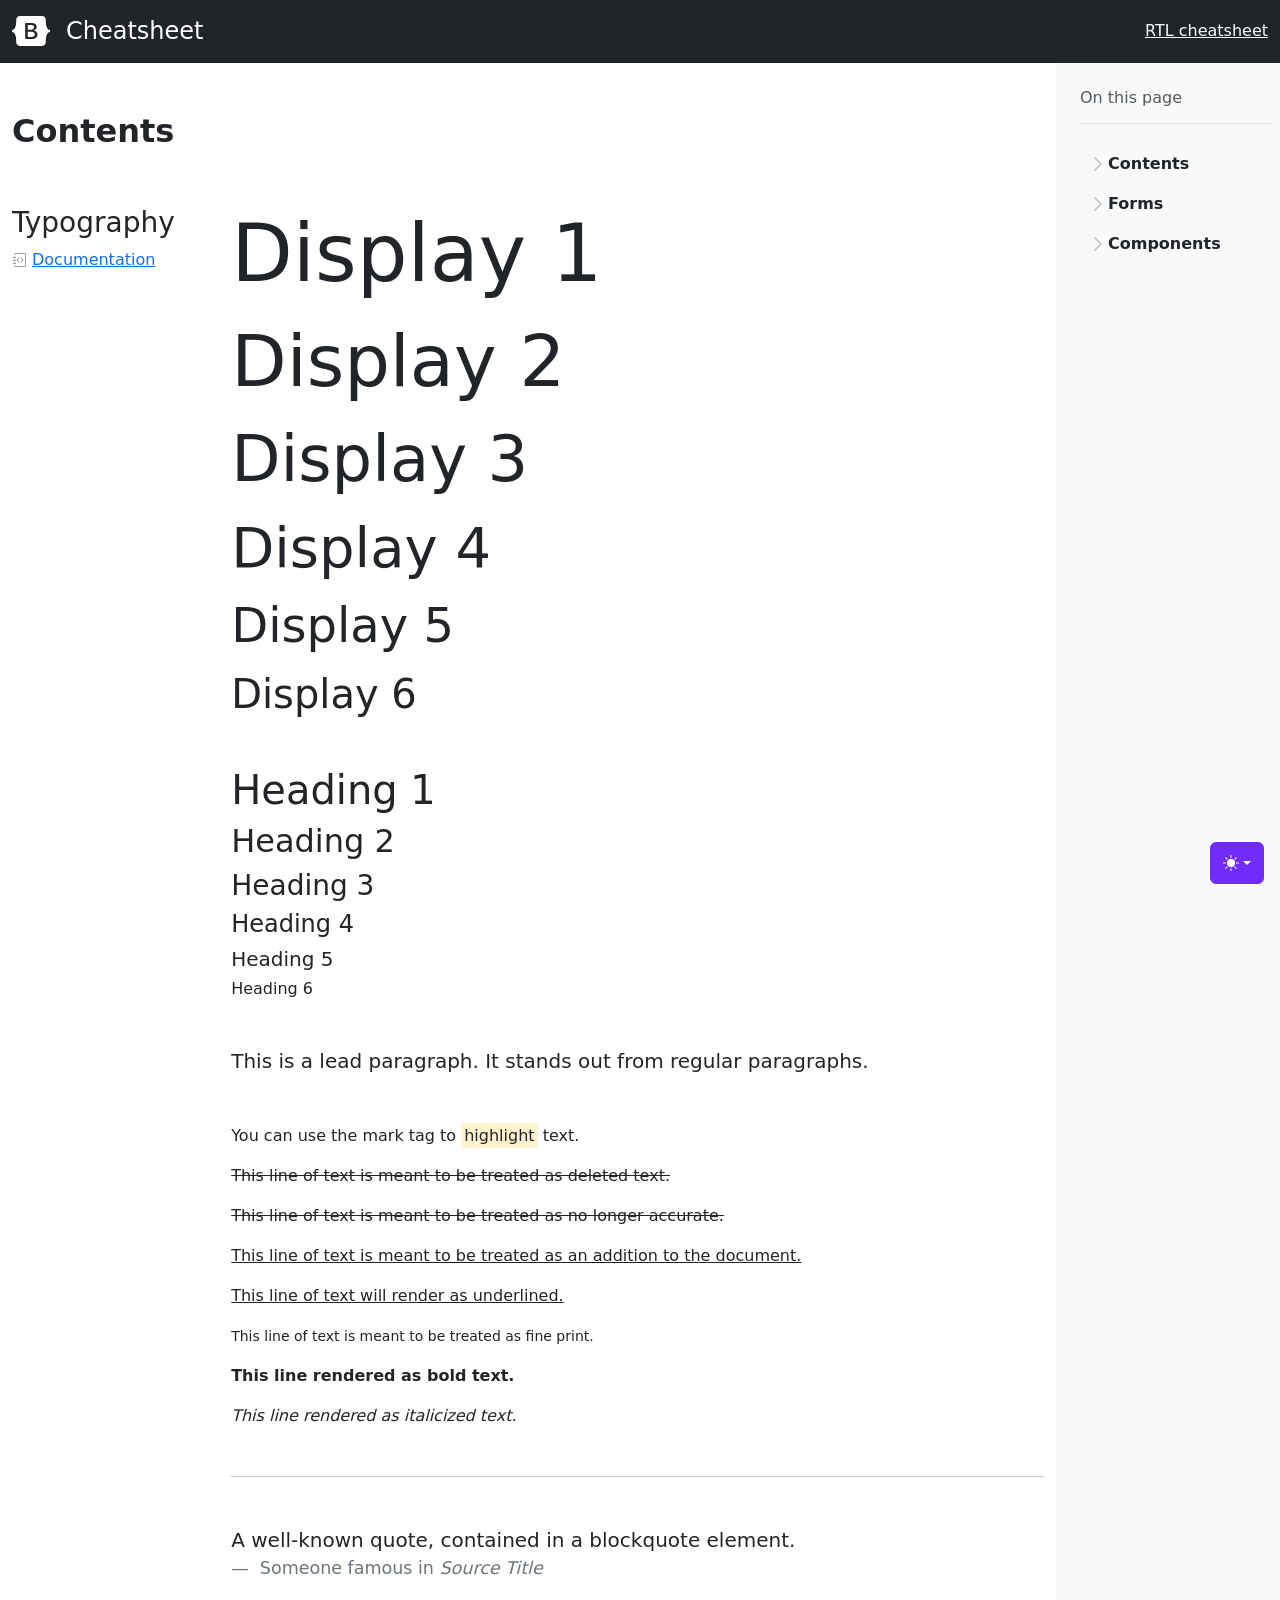
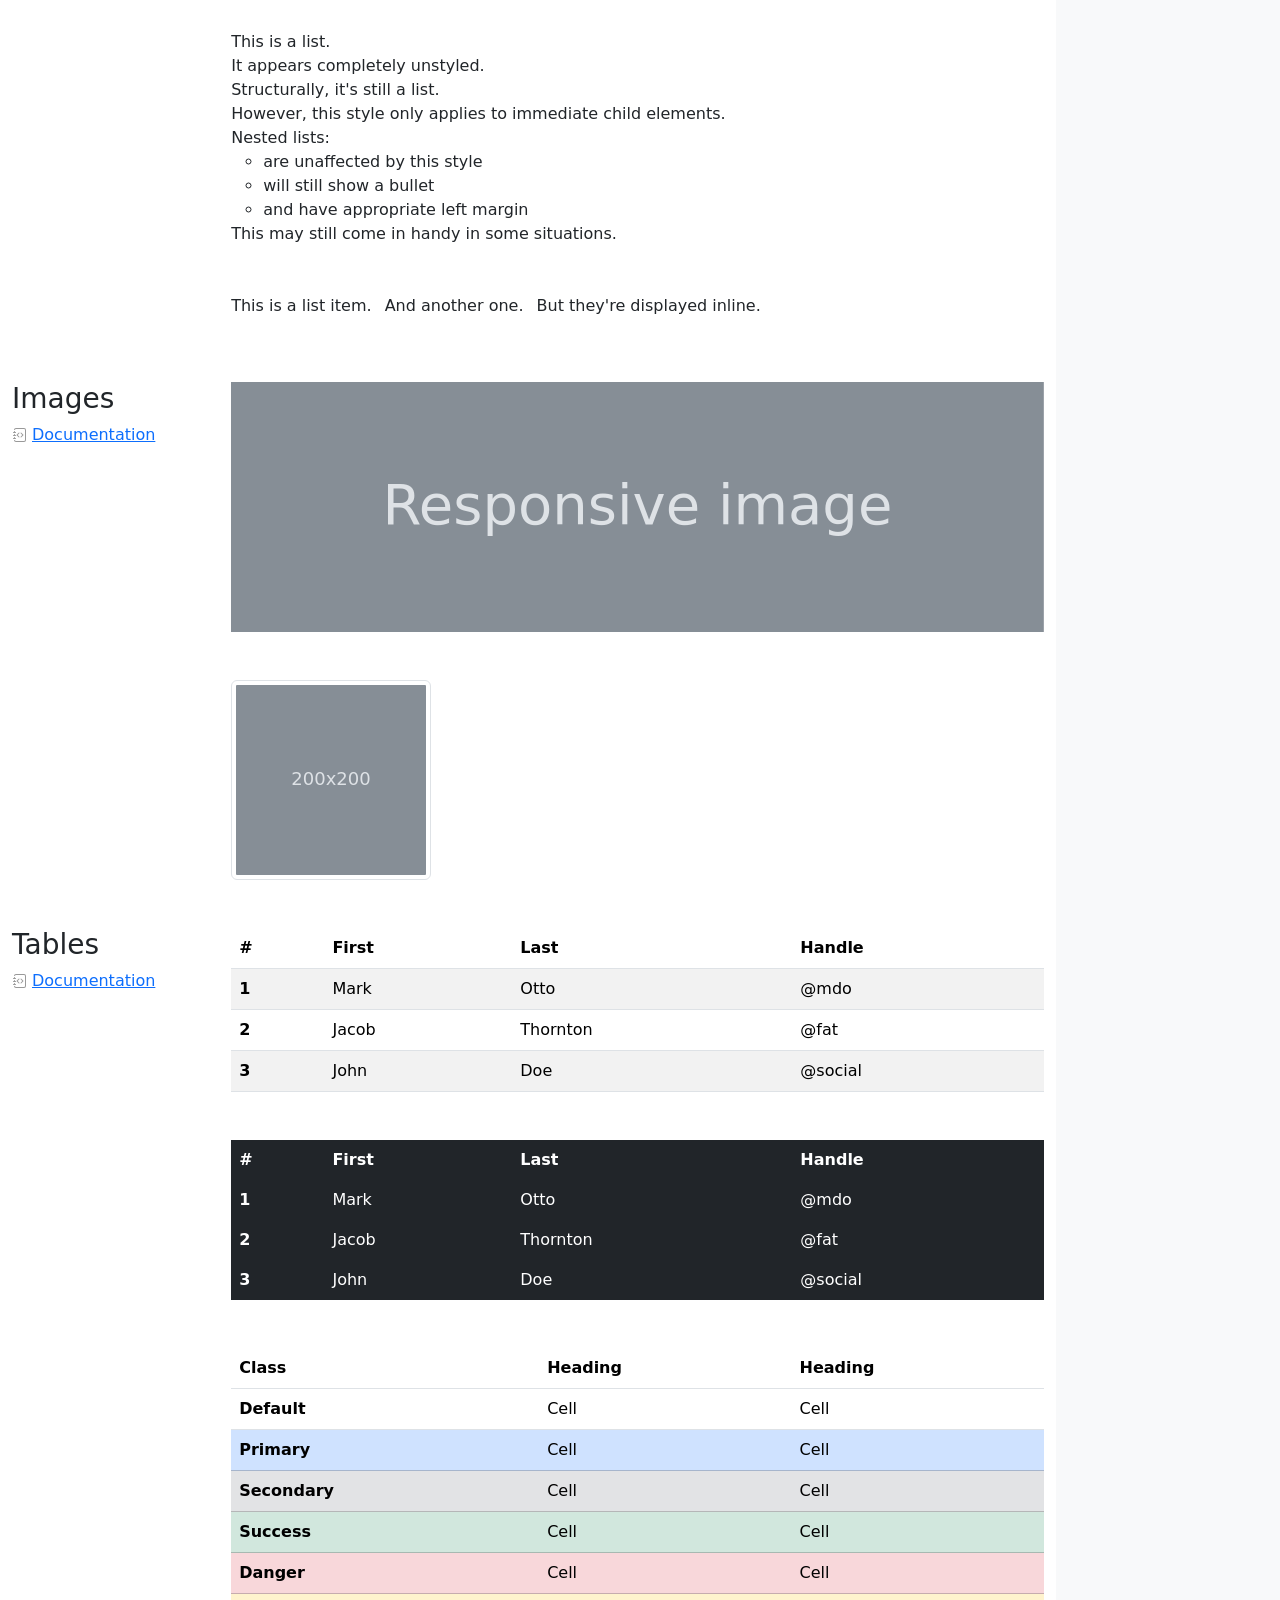
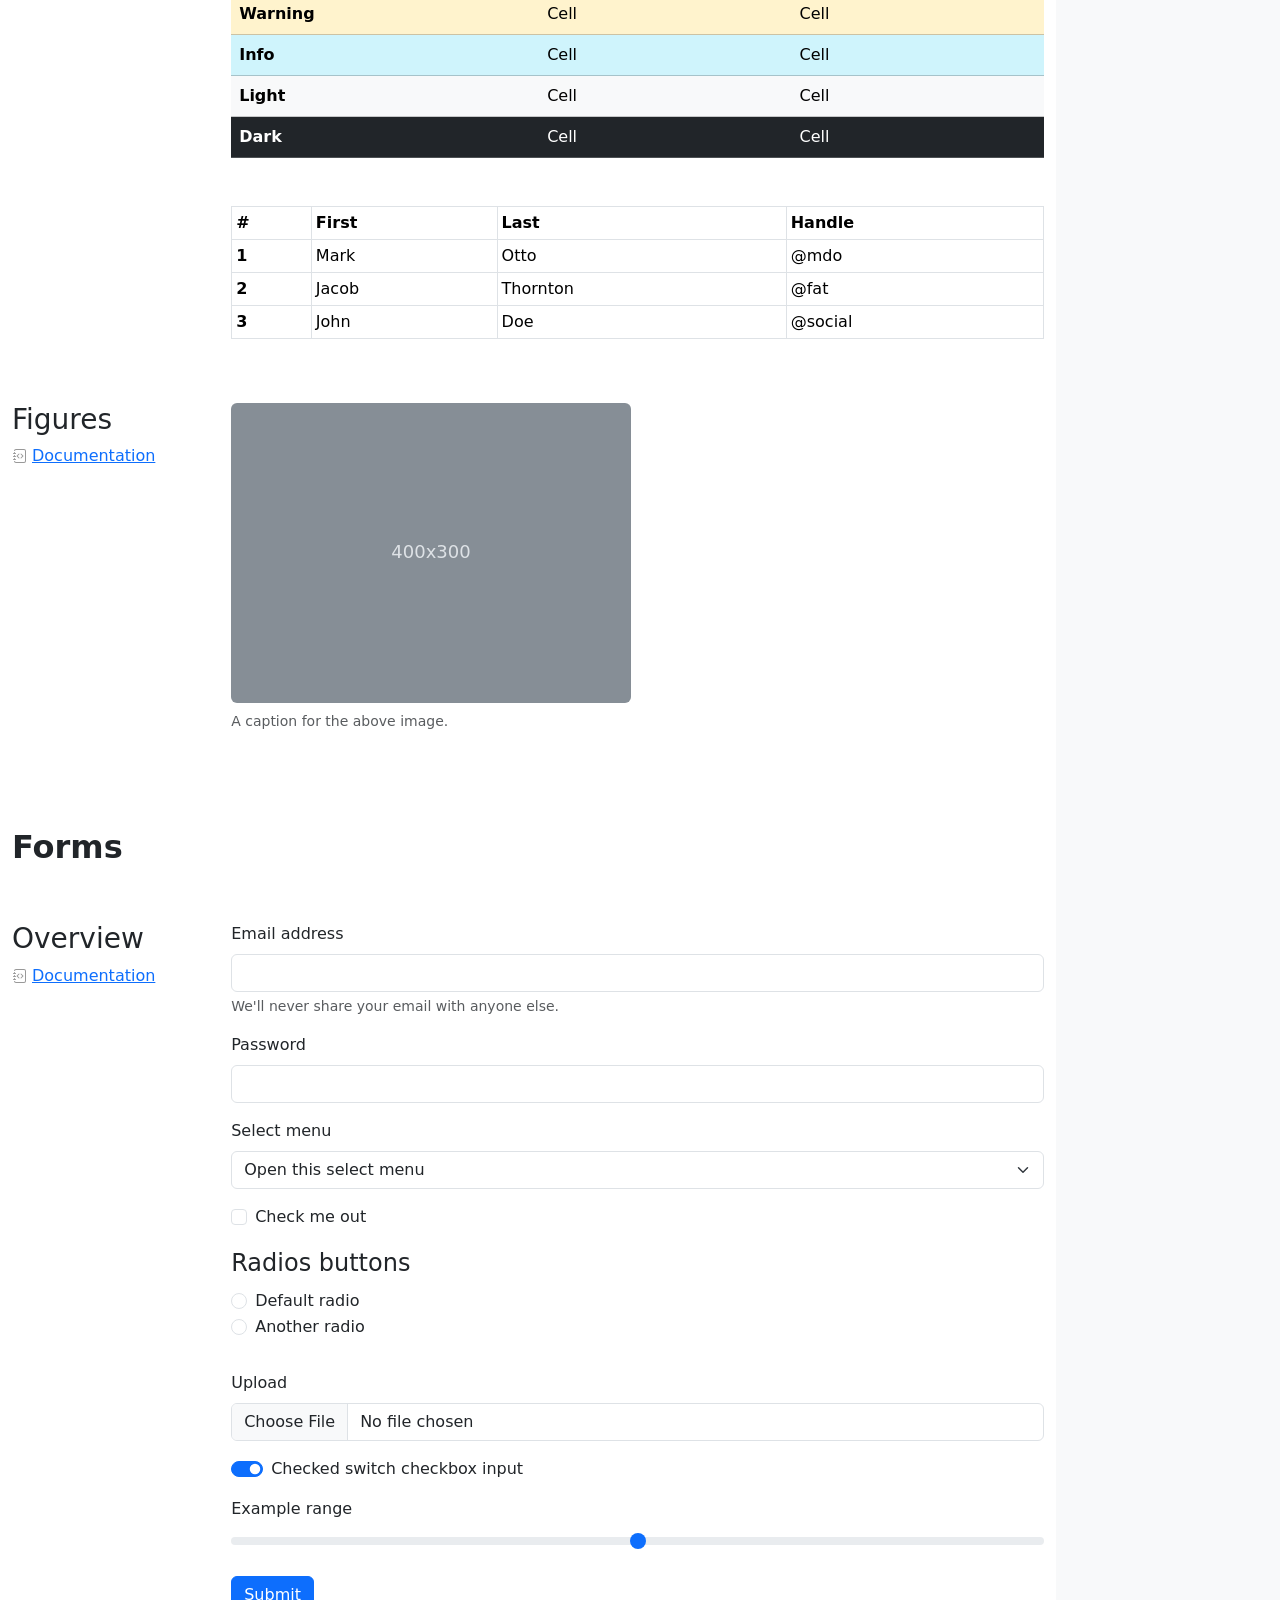
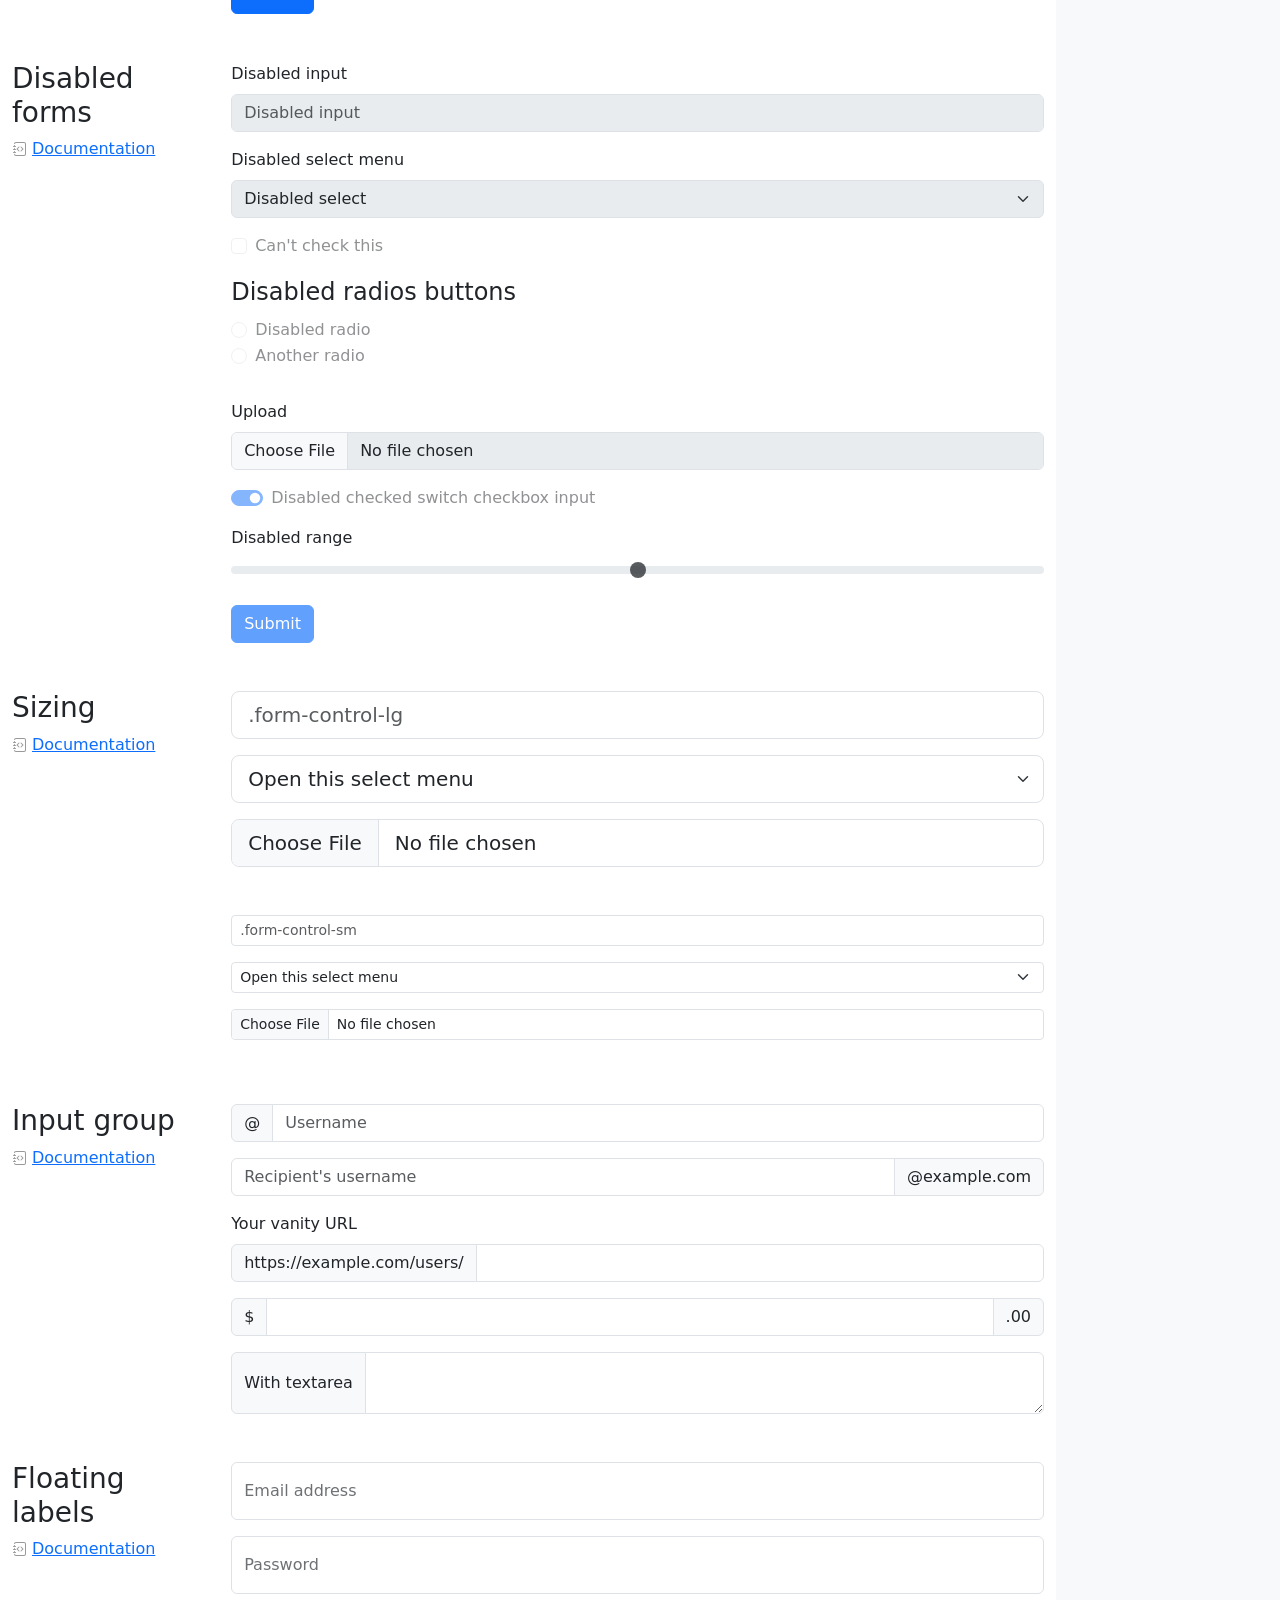
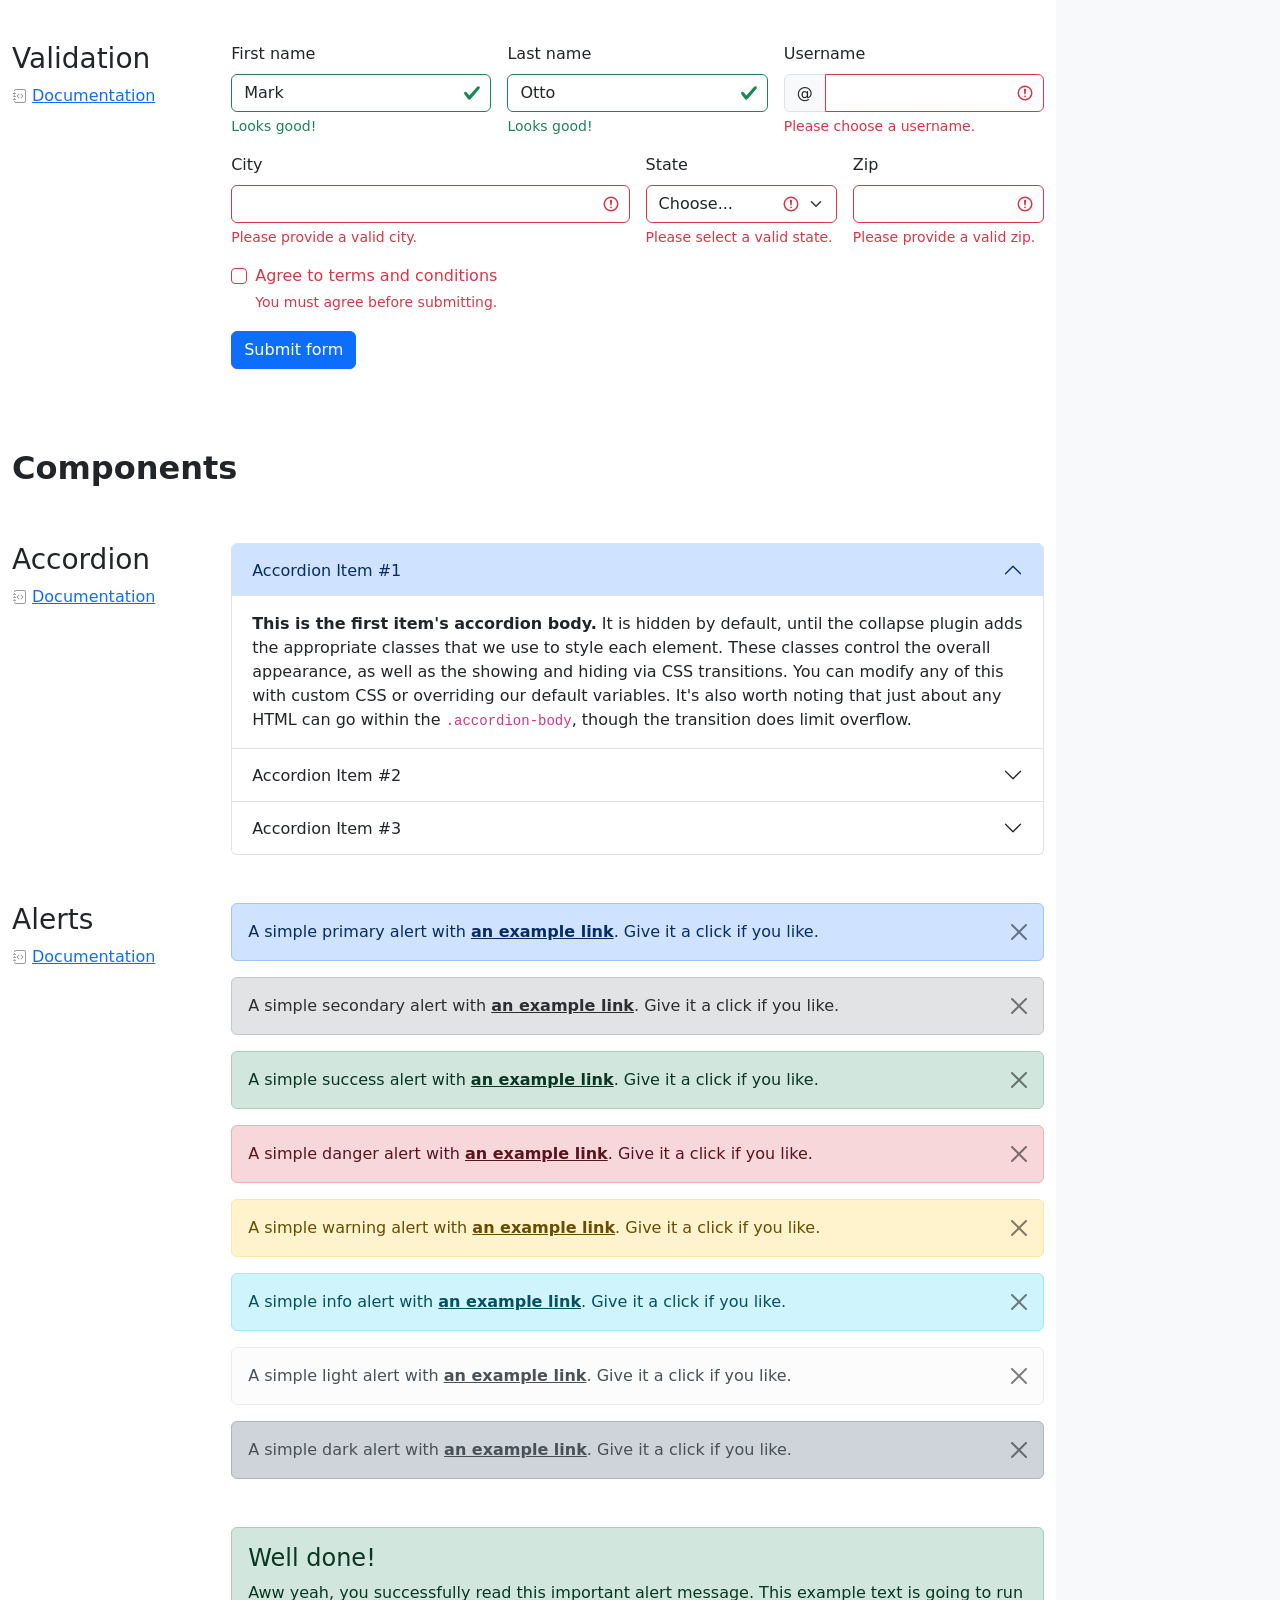
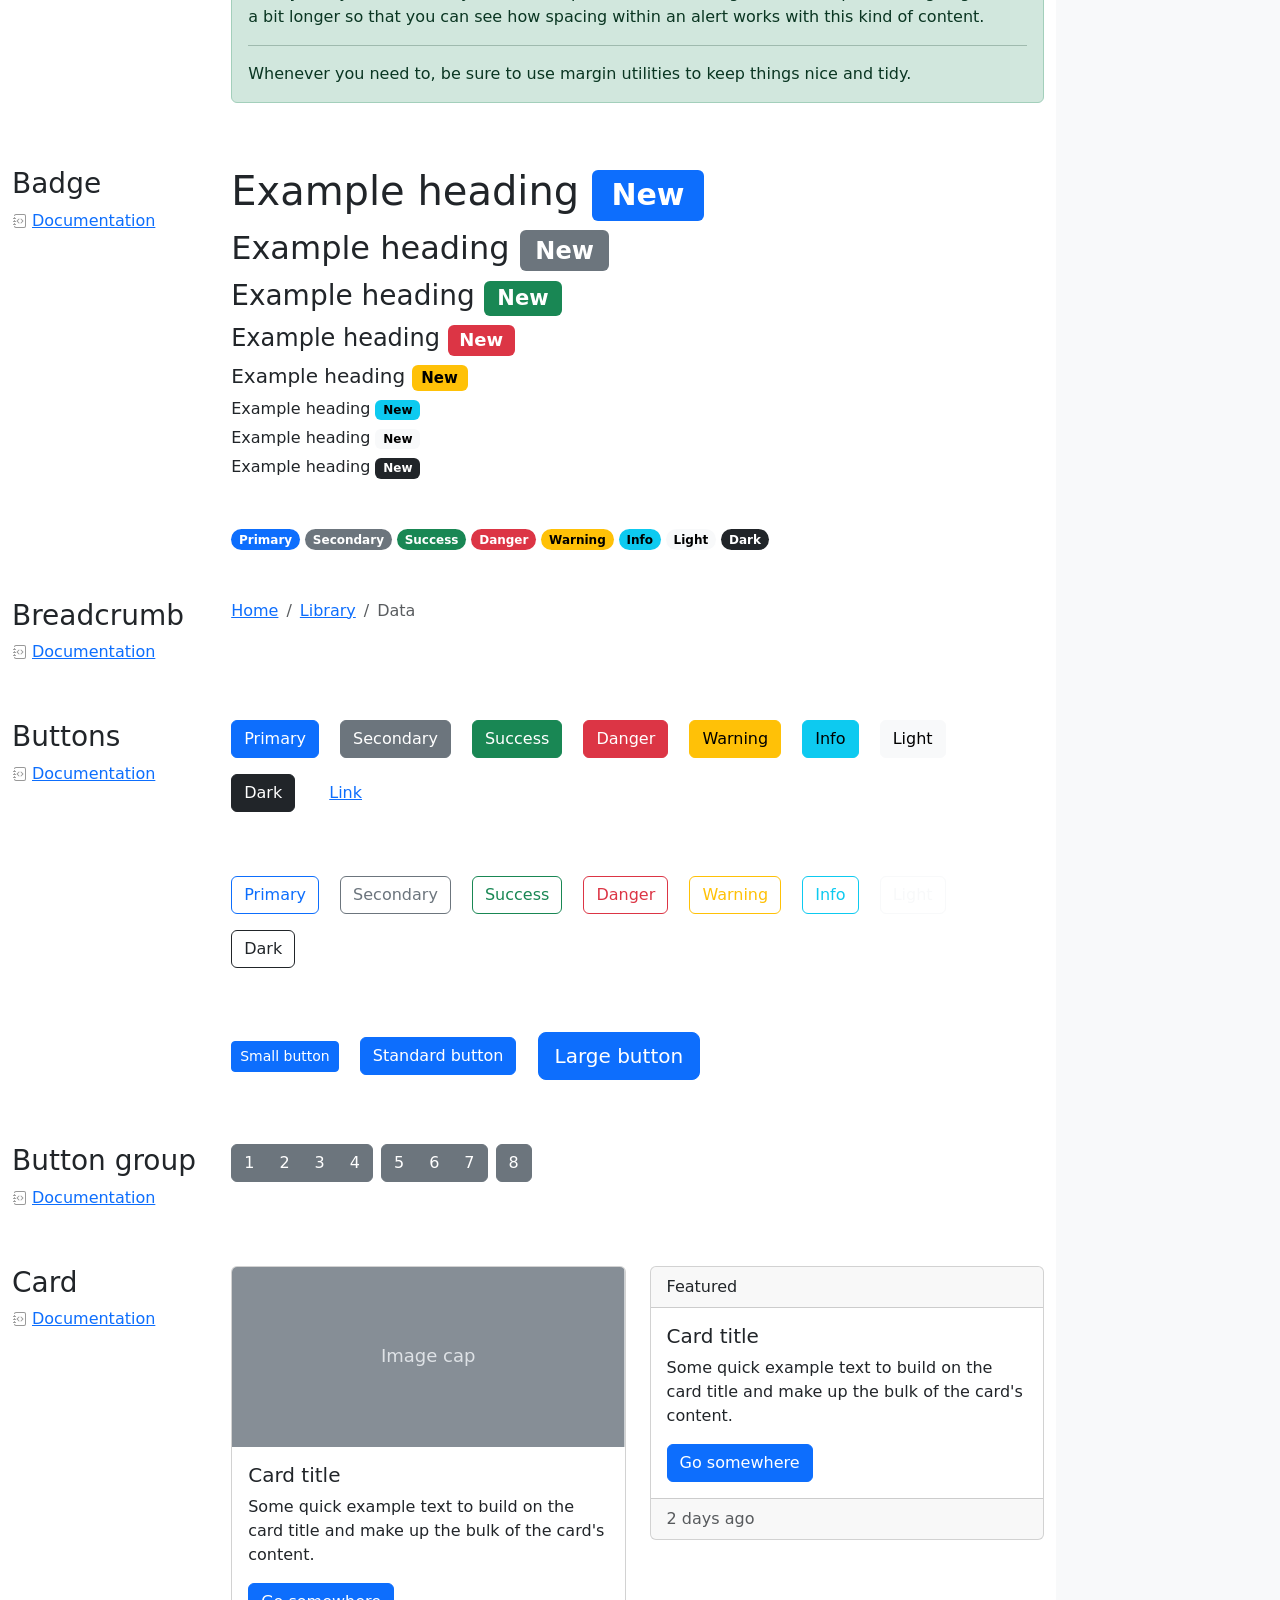
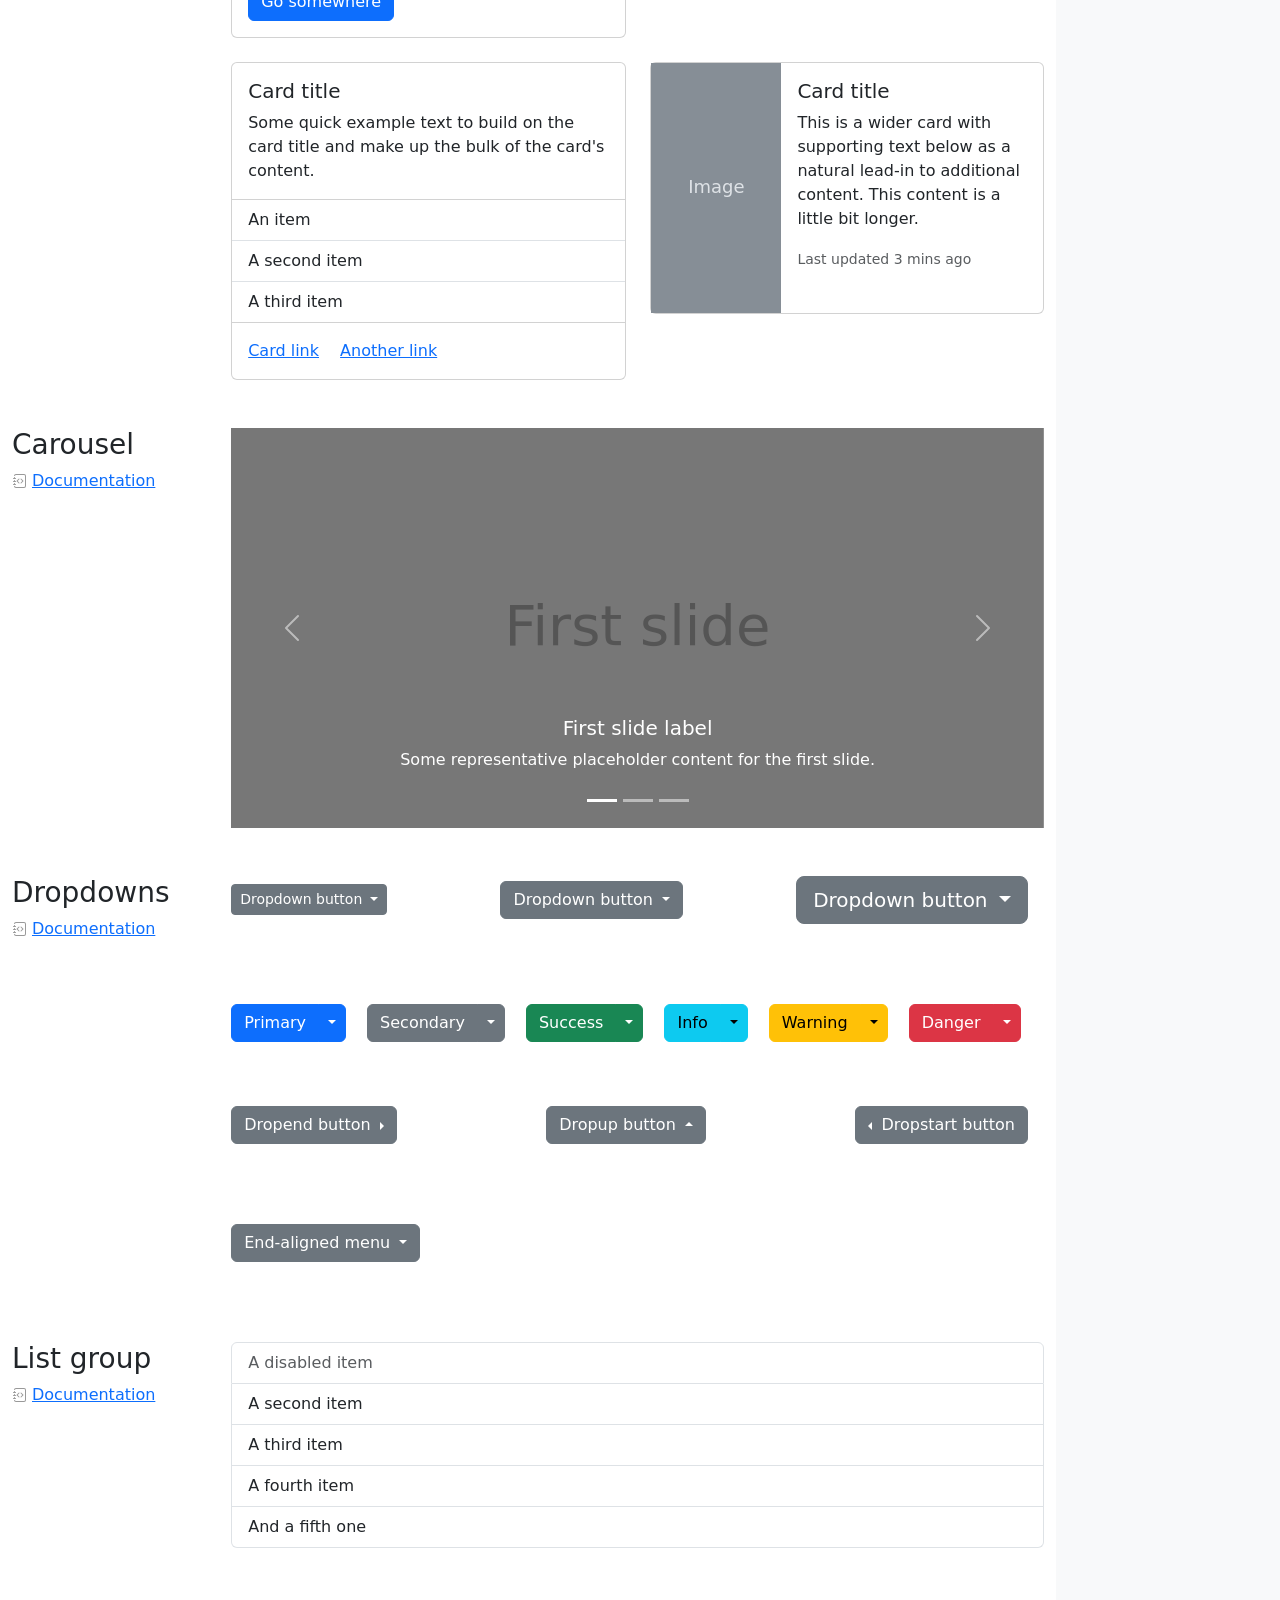
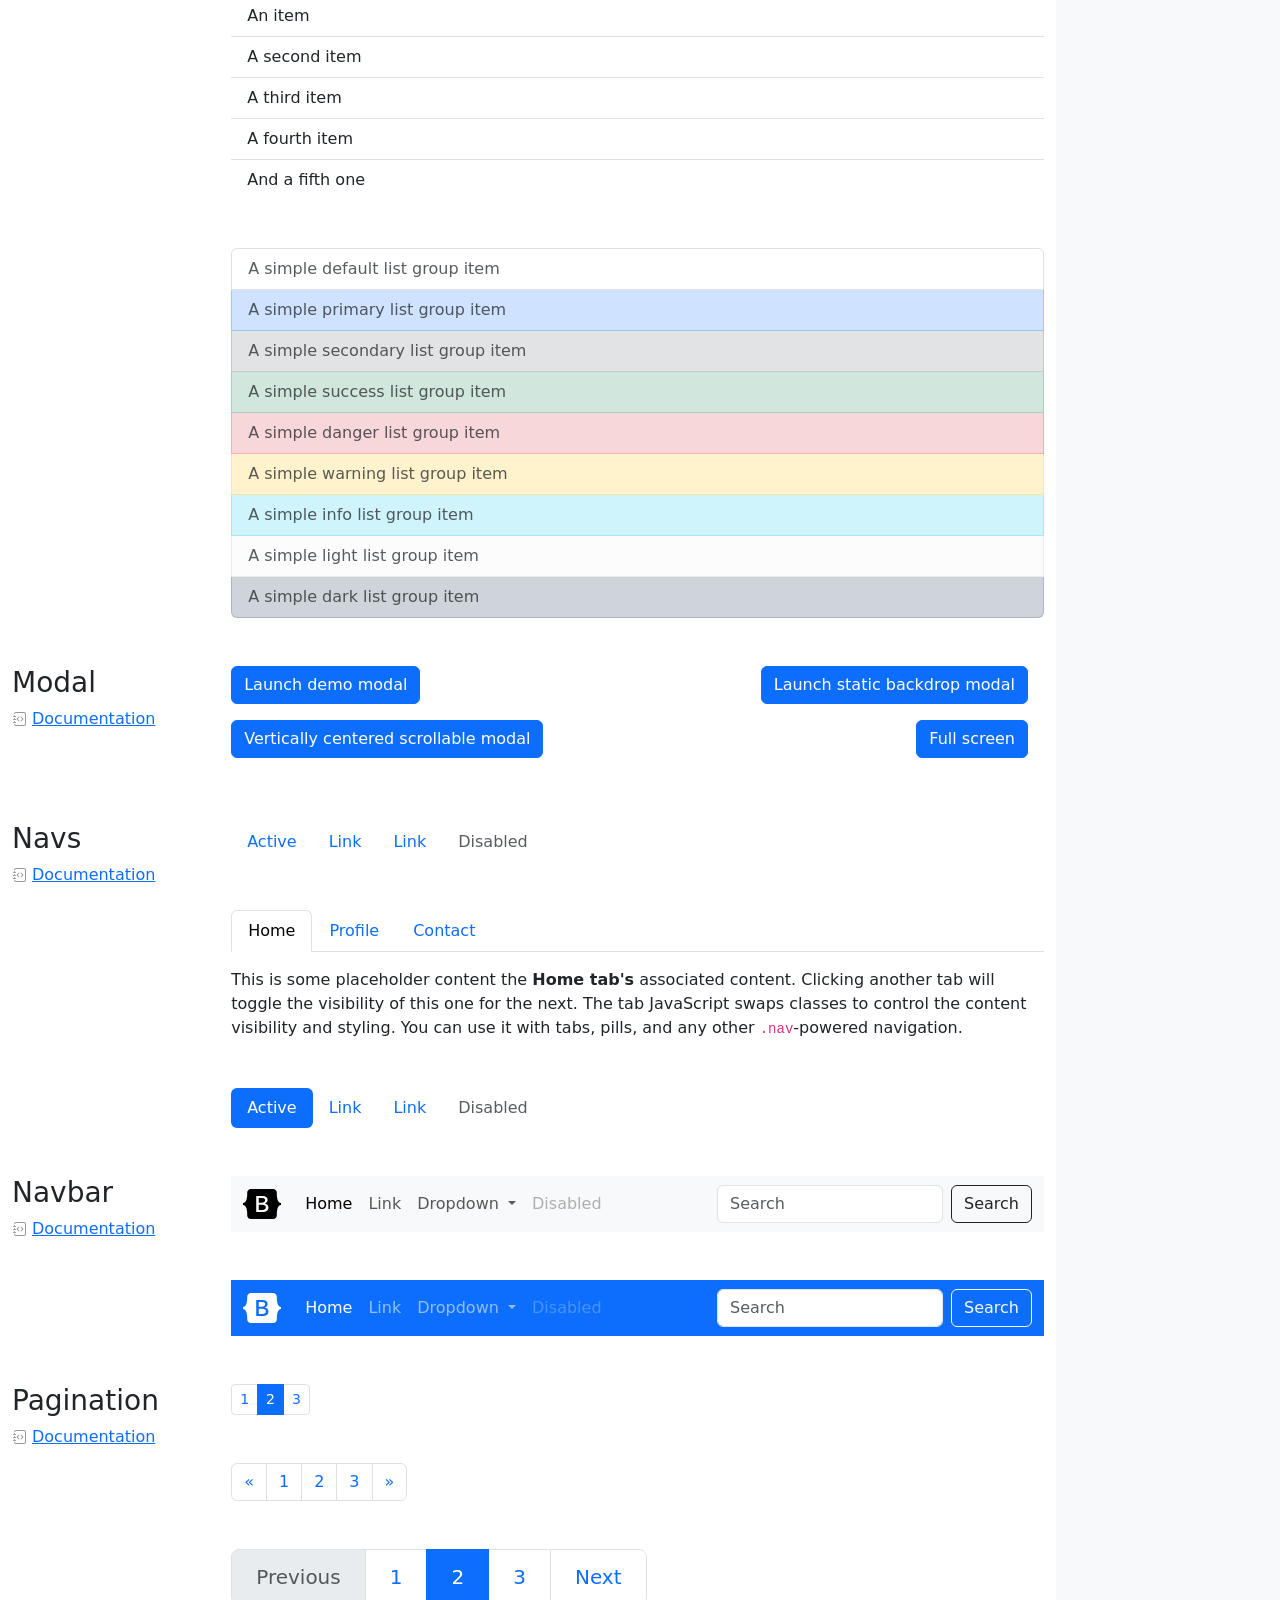
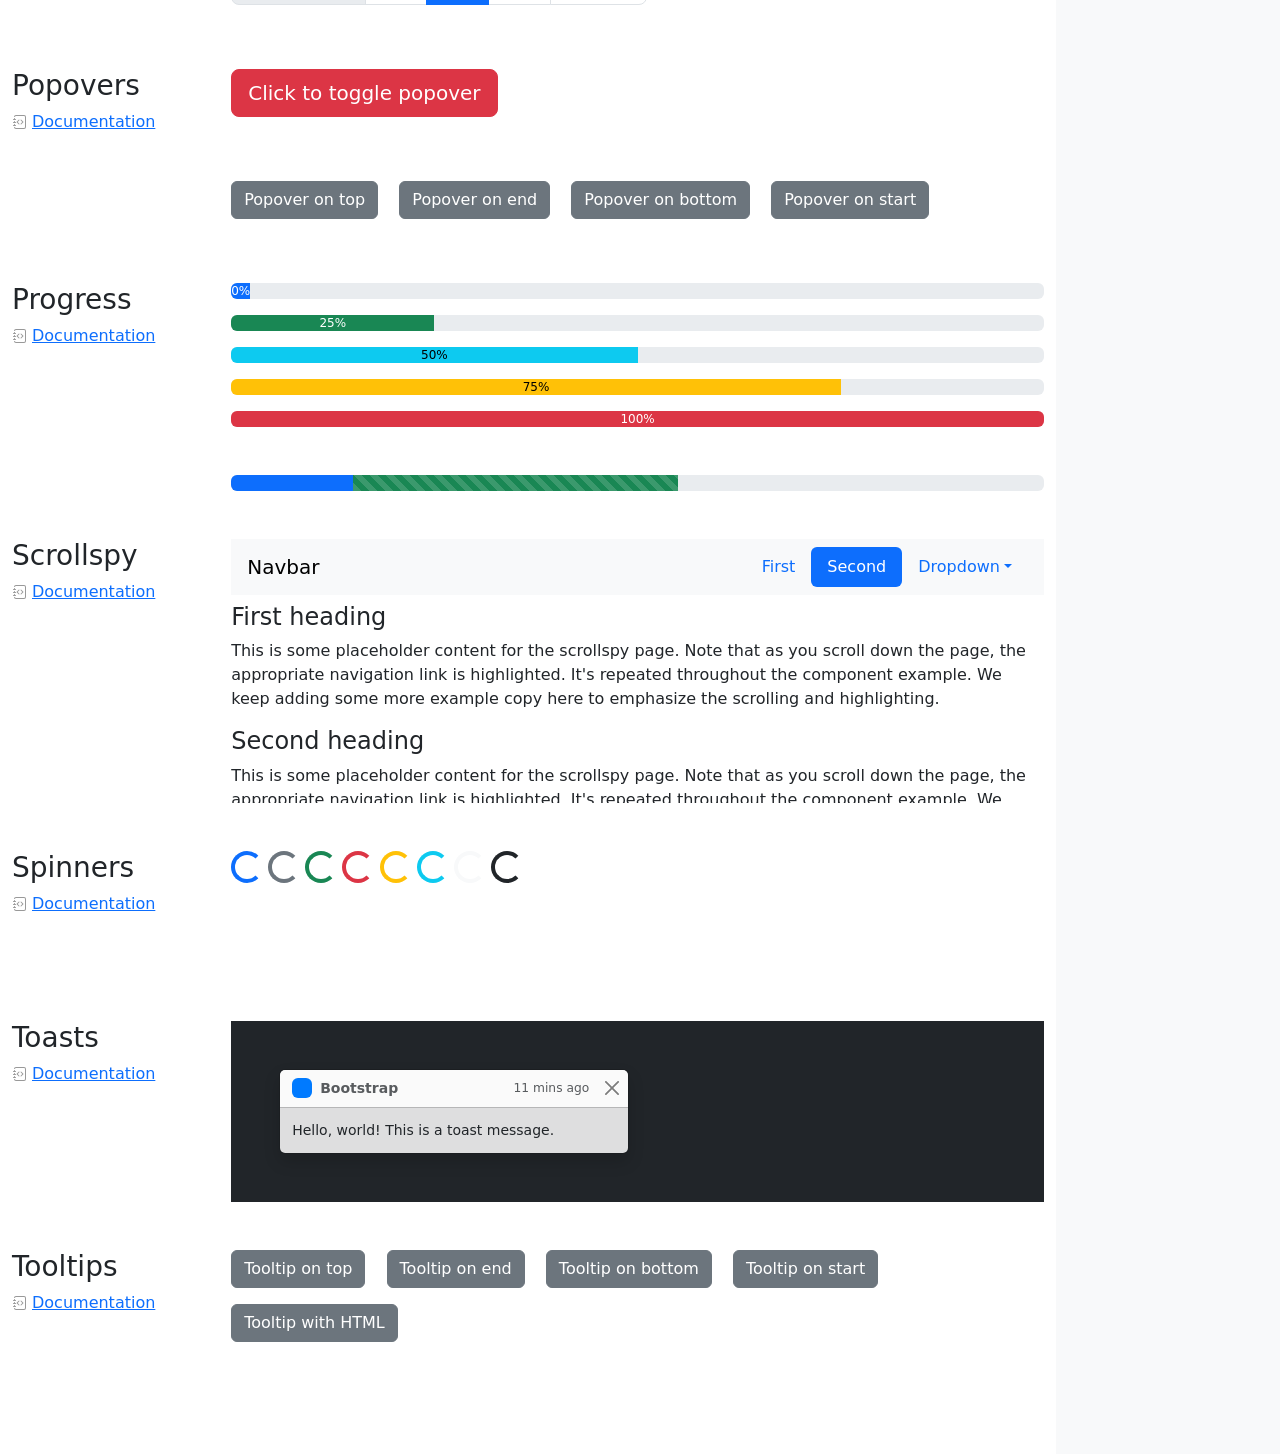
<file: KKRPL_SYAZASALMA/XI_RPL_2_SYAZASALMA/bootstrap/examples/bootstrap-5.3.8-examples/cheatsheet/index.html>
<!doctype html>
<html lang="en" data-bs-theme="auto">
  <head>
    <meta charset="utf-8" />
    <meta name="viewport" content="width=device-width, initial-scale=1" />
    <meta name="description" content="" />
    <meta
      name="author"
      content="Mark Otto, Jacob Thornton, and Bootstrap contributors"
    />
    <meta name="generator" content="Astro v5.13.2" />
    <title>Cheatsheet · Bootstrap v5.3</title>
    <link
      rel="canonical"
      href="https://getbootstrap.com/docs/5.3/examples/cheatsheet/"
    />
    <script src="../assets/js/color-modes.js"></script>
    <link href="../assets/dist/css/bootstrap.min.css" rel="stylesheet" />
    <meta name="theme-color" content="#712cf9" />
    <link href="cheatsheet.css" rel="stylesheet" />
    <style>
      .bd-placeholder-img {
        font-size: 1.125rem;
        text-anchor: middle;
        -webkit-user-select: none;
        -moz-user-select: none;
        user-select: none;
      }
      @media (min-width: 768px) {
        .bd-placeholder-img-lg {
          font-size: 3.5rem;
        }
      }
      .b-example-divider {
        width: 100%;
        height: 3rem;
        background-color: #0000001a;
        border: solid rgba(0, 0, 0, 0.15);
        border-width: 1px 0;
        box-shadow:
          inset 0 0.5em 1.5em #0000001a,
          inset 0 0.125em 0.5em #00000026;
      }
      .b-example-vr {
        flex-shrink: 0;
        width: 1.5rem;
        height: 100vh;
      }
      .bi {
        vertical-align: -0.125em;
        fill: currentColor;
      }
      .nav-scroller {
        position: relative;
        z-index: 2;
        height: 2.75rem;
        overflow-y: hidden;
      }
      .nav-scroller .nav {
        display: flex;
        flex-wrap: nowrap;
        padding-bottom: 1rem;
        margin-top: -1px;
        overflow-x: auto;
        text-align: center;
        white-space: nowrap;
        -webkit-overflow-scrolling: touch;
      }
      .btn-bd-primary {
        --bd-violet-bg: #712cf9;
        --bd-violet-rgb: 112.520718, 44.062154, 249.437846;
        --bs-btn-font-weight: 600;
        --bs-btn-color: var(--bs-white);
        --bs-btn-bg: var(--bd-violet-bg);
        --bs-btn-border-color: var(--bd-violet-bg);
        --bs-btn-hover-color: var(--bs-white);
        --bs-btn-hover-bg: #6528e0;
        --bs-btn-hover-border-color: #6528e0;
        --bs-btn-focus-shadow-rgb: var(--bd-violet-rgb);
        --bs-btn-active-color: var(--bs-btn-hover-color);
        --bs-btn-active-bg: #5a23c8;
        --bs-btn-active-border-color: #5a23c8;
      }
      .bd-mode-toggle {
        z-index: 1500;
      }
      .bd-mode-toggle .bi {
        width: 1em;
        height: 1em;
      }
      .bd-mode-toggle .dropdown-menu .active .bi {
        display: block !important;
      }
    </style>
  </head>
  <body class="bg-body-tertiary">
    <svg xmlns="http://www.w3.org/2000/svg" class="d-none">
      <symbol id="check2" viewBox="0 0 16 16">
        <path
          d="M13.854 3.646a.5.5 0 0 1 0 .708l-7 7a.5.5 0 0 1-.708 0l-3.5-3.5a.5.5 0 1 1 .708-.708L6.5 10.293l6.646-6.647a.5.5 0 0 1 .708 0z"
        ></path>
      </symbol>
      <symbol id="circle-half" viewBox="0 0 16 16">
        <path
          d="M8 15A7 7 0 1 0 8 1v14zm0 1A8 8 0 1 1 8 0a8 8 0 0 1 0 16z"
        ></path>
      </symbol>
      <symbol id="moon-stars-fill" viewBox="0 0 16 16">
        <path
          d="M6 .278a.768.768 0 0 1 .08.858 7.208 7.208 0 0 0-.878 3.46c0 4.021 3.278 7.277 7.318 7.277.527 0 1.04-.055 1.533-.16a.787.787 0 0 1 .81.316.733.733 0 0 1-.031.893A8.349 8.349 0 0 1 8.344 16C3.734 16 0 12.286 0 7.71 0 4.266 2.114 1.312 5.124.06A.752.752 0 0 1 6 .278z"
        ></path>
        <path
          d="M10.794 3.148a.217.217 0 0 1 .412 0l.387 1.162c.173.518.579.924 1.097 1.097l1.162.387a.217.217 0 0 1 0 .412l-1.162.387a1.734 1.734 0 0 0-1.097 1.097l-.387 1.162a.217.217 0 0 1-.412 0l-.387-1.162A1.734 1.734 0 0 0 9.31 6.593l-1.162-.387a.217.217 0 0 1 0-.412l1.162-.387a1.734 1.734 0 0 0 1.097-1.097l.387-1.162zM13.863.099a.145.145 0 0 1 .274 0l.258.774c.115.346.386.617.732.732l.774.258a.145.145 0 0 1 0 .274l-.774.258a1.156 1.156 0 0 0-.732.732l-.258.774a.145.145 0 0 1-.274 0l-.258-.774a1.156 1.156 0 0 0-.732-.732l-.774-.258a.145.145 0 0 1 0-.274l.774-.258c.346-.115.617-.386.732-.732L13.863.1z"
        ></path>
      </symbol>
      <symbol id="sun-fill" viewBox="0 0 16 16">
        <path
          d="M8 12a4 4 0 1 0 0-8 4 4 0 0 0 0 8zM8 0a.5.5 0 0 1 .5.5v2a.5.5 0 0 1-1 0v-2A.5.5 0 0 1 8 0zm0 13a.5.5 0 0 1 .5.5v2a.5.5 0 0 1-1 0v-2A.5.5 0 0 1 8 13zm8-5a.5.5 0 0 1-.5.5h-2a.5.5 0 0 1 0-1h2a.5.5 0 0 1 .5.5zM3 8a.5.5 0 0 1-.5.5h-2a.5.5 0 0 1 0-1h2A.5.5 0 0 1 3 8zm10.657-5.657a.5.5 0 0 1 0 .707l-1.414 1.415a.5.5 0 1 1-.707-.708l1.414-1.414a.5.5 0 0 1 .707 0zm-9.193 9.193a.5.5 0 0 1 0 .707L3.05 13.657a.5.5 0 0 1-.707-.707l1.414-1.414a.5.5 0 0 1 .707 0zm9.193 2.121a.5.5 0 0 1-.707 0l-1.414-1.414a.5.5 0 0 1 .707-.707l1.414 1.414a.5.5 0 0 1 0 .707zM4.464 4.465a.5.5 0 0 1-.707 0L2.343 3.05a.5.5 0 1 1 .707-.707l1.414 1.414a.5.5 0 0 1 0 .708z"
        ></path>
      </symbol>
    </svg>
    <div
      class="dropdown position-fixed bottom-0 end-0 mb-3 me-3 bd-mode-toggle"
    >
      <button
        class="btn btn-bd-primary py-2 dropdown-toggle d-flex align-items-center"
        id="bd-theme"
        type="button"
        aria-expanded="false"
        data-bs-toggle="dropdown"
        aria-label="Toggle theme (auto)"
      >
        <svg class="bi my-1 theme-icon-active" aria-hidden="true">
          <use href="#circle-half"></use>
        </svg>
        <span class="visually-hidden" id="bd-theme-text">Toggle theme</span>
      </button>
      <ul
        class="dropdown-menu dropdown-menu-end shadow"
        aria-labelledby="bd-theme-text"
      >
        <li>
          <button
            type="button"
            class="dropdown-item d-flex align-items-center"
            data-bs-theme-value="light"
            aria-pressed="false"
          >
            <svg class="bi me-2 opacity-50" aria-hidden="true">
              <use href="#sun-fill"></use>
            </svg>
            Light
            <svg class="bi ms-auto d-none" aria-hidden="true">
              <use href="#check2"></use>
            </svg>
          </button>
        </li>
        <li>
          <button
            type="button"
            class="dropdown-item d-flex align-items-center"
            data-bs-theme-value="dark"
            aria-pressed="false"
          >
            <svg class="bi me-2 opacity-50" aria-hidden="true">
              <use href="#moon-stars-fill"></use>
            </svg>
            Dark
            <svg class="bi ms-auto d-none" aria-hidden="true">
              <use href="#check2"></use>
            </svg>
          </button>
        </li>
        <li>
          <button
            type="button"
            class="dropdown-item d-flex align-items-center active"
            data-bs-theme-value="auto"
            aria-pressed="true"
          >
            <svg class="bi me-2 opacity-50" aria-hidden="true">
              <use href="#circle-half"></use>
            </svg>
            Auto
            <svg class="bi ms-auto d-none" aria-hidden="true">
              <use href="#check2"></use>
            </svg>
          </button>
        </li>
      </ul>
    </div>
    <header
      class="bd-header bg-dark py-3 d-flex align-items-stretch border-bottom border-dark"
    >
      <div class="container-fluid d-flex align-items-center">
        <h1 class="d-flex align-items-center fs-4 text-white mb-0">
          <img
            src="../assets/brand/bootstrap-logo-white.svg"
            width="38"
            height="30"
            class="me-3"
            alt="Bootstrap"
          />
          Cheatsheet
        </h1>
        <a
          href="../examples/cheatsheet-rtl/"
          class="ms-auto link-light"
          hreflang="ar"
          >RTL cheatsheet</a
        >
      </div>
    </header>
    <aside
      class="bd-aside sticky-xl-top text-body-secondary align-self-start mb-3 mb-xl-5 px-2"
    >
      <h2 class="h6 pt-4 pb-3 mb-4 border-bottom">On this page</h2>
      <nav class="small" id="toc">
        <ul class="list-unstyled">
          <li class="my-2">
            <button
              type="button"
              class="btn d-inline-flex align-items-center collapsed border-0"
              data-bs-toggle="collapse"
              aria-expanded="false"
              data-bs-target="#contents-collapse"
              aria-controls="contents-collapse"
            >
              Contents
            </button>
            <ul class="list-unstyled ps-3 collapse" id="contents-collapse">
              <li>
                <a
                  class="d-inline-flex align-items-center rounded text-decoration-none"
                  href="#typography"
                  >Typography</a
                >
              </li>
              <li>
                <a
                  class="d-inline-flex align-items-center rounded text-decoration-none"
                  href="#images"
                  >Images</a
                >
              </li>
              <li>
                <a
                  class="d-inline-flex align-items-center rounded text-decoration-none"
                  href="#tables"
                  >Tables</a
                >
              </li>
              <li>
                <a
                  class="d-inline-flex align-items-center rounded text-decoration-none"
                  href="#figures"
                  >Figures</a
                >
              </li>
            </ul>
          </li>
          <li class="my-2">
            <button
              type="button"
              class="btn d-inline-flex align-items-center collapsed border-0"
              data-bs-toggle="collapse"
              aria-expanded="false"
              data-bs-target="#forms-collapse"
              aria-controls="forms-collapse"
            >
              Forms
            </button>
            <ul class="list-unstyled ps-3 collapse" id="forms-collapse">
              <li>
                <a
                  class="d-inline-flex align-items-center rounded text-decoration-none"
                  href="#overview"
                  >Overview</a
                >
              </li>
              <li>
                <a
                  class="d-inline-flex align-items-center rounded text-decoration-none"
                  href="#disabled-forms"
                  >Disabled forms</a
                >
              </li>
              <li>
                <a
                  class="d-inline-flex align-items-center rounded text-decoration-none"
                  href="#sizing"
                  >Sizing</a
                >
              </li>
              <li>
                <a
                  class="d-inline-flex align-items-center rounded text-decoration-none"
                  href="#input-group"
                  >Input group</a
                >
              </li>
              <li>
                <a
                  class="d-inline-flex align-items-center rounded text-decoration-none"
                  href="#floating-labels"
                  >Floating labels</a
                >
              </li>
              <li>
                <a
                  class="d-inline-flex align-items-center rounded text-decoration-none"
                  href="#validation"
                  >Validation</a
                >
              </li>
            </ul>
          </li>
          <li class="my-2">
            <button
              type="button"
              class="btn d-inline-flex align-items-center collapsed border-0"
              data-bs-toggle="collapse"
              aria-expanded="false"
              data-bs-target="#components-collapse"
              aria-controls="components-collapse"
            >
              Components
            </button>
            <ul class="list-unstyled ps-3 collapse" id="components-collapse">
              <li>
                <a
                  class="d-inline-flex align-items-center rounded text-decoration-none"
                  href="#accordion"
                  >Accordion</a
                >
              </li>
              <li>
                <a
                  class="d-inline-flex align-items-center rounded text-decoration-none"
                  href="#alerts"
                  >Alerts</a
                >
              </li>
              <li>
                <a
                  class="d-inline-flex align-items-center rounded text-decoration-none"
                  href="#badge"
                  >Badge</a
                >
              </li>
              <li>
                <a
                  class="d-inline-flex align-items-center rounded text-decoration-none"
                  href="#breadcrumb"
                  >Breadcrumb</a
                >
              </li>
              <li>
                <a
                  class="d-inline-flex align-items-center rounded text-decoration-none"
                  href="#buttons"
                  >Buttons</a
                >
              </li>
              <li>
                <a
                  class="d-inline-flex align-items-center rounded text-decoration-none"
                  href="#button-group"
                  >Button group</a
                >
              </li>
              <li>
                <a
                  class="d-inline-flex align-items-center rounded text-decoration-none"
                  href="#card"
                  >Card</a
                >
              </li>
              <li>
                <a
                  class="d-inline-flex align-items-center rounded text-decoration-none"
                  href="#carousel"
                  >Carousel</a
                >
              </li>
              <li>
                <a
                  class="d-inline-flex align-items-center rounded text-decoration-none"
                  href="#dropdowns"
                  >Dropdowns</a
                >
              </li>
              <li>
                <a
                  class="d-inline-flex align-items-center rounded text-decoration-none"
                  href="#list-group"
                  >List group</a
                >
              </li>
              <li>
                <a
                  class="d-inline-flex align-items-center rounded text-decoration-none"
                  href="#modal"
                  >Modal</a
                >
              </li>
              <li>
                <a
                  class="d-inline-flex align-items-center rounded text-decoration-none"
                  href="#navs"
                  >Navs</a
                >
              </li>
              <li>
                <a
                  class="d-inline-flex align-items-center rounded text-decoration-none"
                  href="#navbar"
                  >Navbar</a
                >
              </li>
              <li>
                <a
                  class="d-inline-flex align-items-center rounded text-decoration-none"
                  href="#pagination"
                  >Pagination</a
                >
              </li>
              <li>
                <a
                  class="d-inline-flex align-items-center rounded text-decoration-none"
                  href="#popovers"
                  >Popovers</a
                >
              </li>
              <li>
                <a
                  class="d-inline-flex align-items-center rounded text-decoration-none"
                  href="#progress"
                  >Progress</a
                >
              </li>
              <li>
                <a
                  class="d-inline-flex align-items-center rounded text-decoration-none"
                  href="#scrollspy"
                  >Scrollspy</a
                >
              </li>
              <li>
                <a
                  class="d-inline-flex align-items-center rounded text-decoration-none"
                  href="#spinners"
                  >Spinners</a
                >
              </li>
              <li>
                <a
                  class="d-inline-flex align-items-center rounded text-decoration-none"
                  href="#toasts"
                  >Toasts</a
                >
              </li>
              <li>
                <a
                  class="d-inline-flex align-items-center rounded text-decoration-none"
                  href="#tooltips"
                  >Tooltips</a
                >
              </li>
            </ul>
          </li>
        </ul>
      </nav>
    </aside>
    <main class="bd-cheatsheet container-fluid bg-body">
      <section id="content">
        <h2 class="sticky-xl-top fw-bold pt-3 pt-xl-5 pb-2 pb-xl-3">
          Contents
        </h2>
        <article class="my-3" id="typography">
          <div
            class="bd-heading sticky-xl-top align-self-start mt-5 mb-3 mt-xl-0 mb-xl-2"
          >
            <h3>Typography</h3>
            <a class="d-flex align-items-center" href="../content/typography"
              >Documentation</a
            >
          </div>
          <div>
            <div class="bd-example-snippet bd-code-snippet">
              <div class="bd-example m-0 border-0">
                <p class="display-1">Display 1</p>
                <p class="display-2">Display 2</p>
                <p class="display-3">Display 3</p>
                <p class="display-4">Display 4</p>
                <p class="display-5">Display 5</p>
                <p class="display-6">Display 6</p>
              </div>
            </div>
            <div class="bd-example-snippet bd-code-snippet">
              <div class="bd-example m-0 border-0">
                <p class="h1">Heading 1</p>
                <p class="h2">Heading 2</p>
                <p class="h3">Heading 3</p>
                <p class="h4">Heading 4</p>
                <p class="h5">Heading 5</p>
                <p class="h6">Heading 6</p>
              </div>
            </div>
            <div class="bd-example-snippet bd-code-snippet">
              <div class="bd-example m-0 border-0">
                <p class="lead">
                  This is a lead paragraph. It stands out from regular
                  paragraphs.
                </p>
              </div>
            </div>
            <div class="bd-example-snippet bd-code-snippet">
              <div class="bd-example m-0 border-0">
                <p>You can use the mark tag to <mark>highlight</mark> text.</p>
                <p>
                  <del
                    >This line of text is meant to be treated as deleted
                    text.</del
                  >
                </p>
                <p>
                  <s
                    >This line of text is meant to be treated as no longer
                    accurate.</s
                  >
                </p>
                <p>
                  <ins
                    >This line of text is meant to be treated as an addition to
                    the document.</ins
                  >
                </p>
                <p><u>This line of text will render as underlined.</u></p>
                <p>
                  <small
                    >This line of text is meant to be treated as fine
                    print.</small
                  >
                </p>
                <p><strong>This line rendered as bold text.</strong></p>
                <p><em>This line rendered as italicized text.</em></p>
              </div>
            </div>
            <div class="bd-example-snippet bd-code-snippet">
              <div class="bd-example m-0 border-0">
                <hr />
              </div>
            </div>
            <div class="bd-example-snippet bd-code-snippet">
              <div class="bd-example m-0 border-0">
                <blockquote class="blockquote">
                  <p>A well-known quote, contained in a blockquote element.</p>
                  <footer class="blockquote-footer">
                    Someone famous in
                    <cite title="Source Title">Source Title</cite>
                  </footer>
                </blockquote>
              </div>
            </div>
            <div class="bd-example-snippet bd-code-snippet">
              <div class="bd-example m-0 border-0">
                <ul class="list-unstyled">
                  <li>This is a list.</li>
                  <li>It appears completely unstyled.</li>
                  <li>Structurally, it's still a list.</li>
                  <li>
                    However, this style only applies to immediate child
                    elements.
                  </li>
                  <li>
                    Nested lists:
                    <ul>
                      <li>are unaffected by this style</li>
                      <li>will still show a bullet</li>
                      <li>and have appropriate left margin</li>
                    </ul>
                  </li>
                  <li>This may still come in handy in some situations.</li>
                </ul>
              </div>
            </div>
            <div class="bd-example-snippet bd-code-snippet">
              <div class="bd-example m-0 border-0">
                <ul class="list-inline">
                  <li class="list-inline-item">This is a list item.</li>
                  <li class="list-inline-item">And another one.</li>
                  <li class="list-inline-item">
                    But they're displayed inline.
                  </li>
                </ul>
              </div>
            </div>
          </div>
        </article>
        <article class="my-3" id="images">
          <div
            class="bd-heading sticky-xl-top align-self-start mt-5 mb-3 mt-xl-0 mb-xl-2"
          >
            <h3>Images</h3>
            <a class="d-flex align-items-center" href="../content/images"
              >Documentation</a
            >
          </div>
          <div>
            <div class="bd-example-snippet bd-code-snippet">
              <div class="bd-example m-0 border-0">
                <svg
                  aria-label="Placeholder: Responsive image"
                  class="bd-placeholder-img bd-placeholder-img-lg img-fluid"
                  height="250"
                  preserveAspectRatio="xMidYMid slice"
                  role="img"
                  width="100%"
                  xmlns="http://www.w3.org/2000/svg"
                >
                  <title>Placeholder</title>
                  <rect width="100%" height="100%" fill="#868e96" />
                  <text x="50%" y="50%" fill="#dee2e6" dy=".3em">
                    Responsive image
                  </text>
                </svg>
              </div>
            </div>
            <div class="bd-example-snippet bd-code-snippet">
              <div class="bd-example m-0 border-0">
                <svg
                  aria-label="A generic square placeholder image with a white border around it, making it resemble a photograph taken with an old instant camera: 200x200"
                  class="bd-placeholder-img img-thumbnail"
                  height="200"
                  preserveAspectRatio="xMidYMid slice"
                  role="img"
                  width="200"
                  xmlns="http://www.w3.org/2000/svg"
                >
                  <title>
                    A generic square placeholder image with a white border
                    around it, making it resemble a photograph taken with an old
                    instant camera
                  </title>
                  <rect width="100%" height="100%" fill="#868e96" />
                  <text x="50%" y="50%" fill="#dee2e6" dy=".3em">200x200</text>
                </svg>
              </div>
            </div>
          </div>
        </article>
        <article class="my-3" id="tables">
          <div
            class="bd-heading sticky-xl-top align-self-start mt-5 mb-3 mt-xl-0 mb-xl-2"
          >
            <h3>Tables</h3>
            <a class="d-flex align-items-center" href="../content/tables"
              >Documentation</a
            >
          </div>
          <div>
            <div class="bd-example-snippet bd-code-snippet">
              <div class="bd-example m-0 border-0">
                <table class="table table-striped">
                  <thead>
                    <tr>
                      <th scope="col">#</th>
                      <th scope="col">First</th>
                      <th scope="col">Last</th>
                      <th scope="col">Handle</th>
                    </tr>
                  </thead>
                  <tbody>
                    <tr>
                      <th scope="row">1</th>
                      <td>Mark</td>
                      <td>Otto</td>
                      <td>@mdo</td>
                    </tr>
                    <tr>
                      <th scope="row">2</th>
                      <td>Jacob</td>
                      <td>Thornton</td>
                      <td>@fat</td>
                    </tr>
                    <tr>
                      <th scope="row">3</th>
                      <td>John</td>
                      <td>Doe</td>
                      <td>@social</td>
                    </tr>
                  </tbody>
                </table>
              </div>
            </div>
            <div class="bd-example-snippet bd-code-snippet">
              <div class="bd-example m-0 border-0">
                <table class="table table-dark table-borderless">
                  <thead>
                    <tr>
                      <th scope="col">#</th>
                      <th scope="col">First</th>
                      <th scope="col">Last</th>
                      <th scope="col">Handle</th>
                    </tr>
                  </thead>
                  <tbody>
                    <tr>
                      <th scope="row">1</th>
                      <td>Mark</td>
                      <td>Otto</td>
                      <td>@mdo</td>
                    </tr>
                    <tr>
                      <th scope="row">2</th>
                      <td>Jacob</td>
                      <td>Thornton</td>
                      <td>@fat</td>
                    </tr>
                    <tr>
                      <th scope="row">3</th>
                      <td>John</td>
                      <td>Doe</td>
                      <td>@social</td>
                    </tr>
                  </tbody>
                </table>
              </div>
            </div>
            <div class="bd-example-snippet bd-code-snippet">
              <div class="bd-example m-0 border-0">
                <table class="table table-hover">
                  <thead>
                    <tr>
                      <th scope="col">Class</th>
                      <th scope="col">Heading</th>
                      <th scope="col">Heading</th>
                    </tr>
                  </thead>
                  <tbody>
                    <tr>
                      <th scope="row">Default</th>
                      <td>Cell</td>
                      <td>Cell</td>
                    </tr>
                    <tr class="table-primary">
                      <th scope="row">Primary</th>
                      <td>Cell</td>
                      <td>Cell</td>
                    </tr>
                    <tr class="table-secondary">
                      <th scope="row">Secondary</th>
                      <td>Cell</td>
                      <td>Cell</td>
                    </tr>
                    <tr class="table-success">
                      <th scope="row">Success</th>
                      <td>Cell</td>
                      <td>Cell</td>
                    </tr>
                    <tr class="table-danger">
                      <th scope="row">Danger</th>
                      <td>Cell</td>
                      <td>Cell</td>
                    </tr>
                    <tr class="table-warning">
                      <th scope="row">Warning</th>
                      <td>Cell</td>
                      <td>Cell</td>
                    </tr>
                    <tr class="table-info">
                      <th scope="row">Info</th>
                      <td>Cell</td>
                      <td>Cell</td>
                    </tr>
                    <tr class="table-light">
                      <th scope="row">Light</th>
                      <td>Cell</td>
                      <td>Cell</td>
                    </tr>
                    <tr class="table-dark">
                      <th scope="row">Dark</th>
                      <td>Cell</td>
                      <td>Cell</td>
                    </tr>
                  </tbody>
                </table>
              </div>
            </div>
            <div class="bd-example-snippet bd-code-snippet">
              <div class="bd-example m-0 border-0">
                <table class="table table-sm table-bordered">
                  <thead>
                    <tr>
                      <th scope="col">#</th>
                      <th scope="col">First</th>
                      <th scope="col">Last</th>
                      <th scope="col">Handle</th>
                    </tr>
                  </thead>
                  <tbody>
                    <tr>
                      <th scope="row">1</th>
                      <td>Mark</td>
                      <td>Otto</td>
                      <td>@mdo</td>
                    </tr>
                    <tr>
                      <th scope="row">2</th>
                      <td>Jacob</td>
                      <td>Thornton</td>
                      <td>@fat</td>
                    </tr>
                    <tr>
                      <th scope="row">3</th>
                      <td>John</td>
                      <td>Doe</td>
                      <td>@social</td>
                    </tr>
                  </tbody>
                </table>
              </div>
            </div>
          </div>
        </article>
        <article class="my-3" id="figures">
          <div
            class="bd-heading sticky-xl-top align-self-start mt-5 mb-3 mt-xl-0 mb-xl-2"
          >
            <h3>Figures</h3>
            <a class="d-flex align-items-center" href="../content/figures"
              >Documentation</a
            >
          </div>
          <div>
            <div class="bd-example-snippet bd-code-snippet">
              <div class="bd-example m-0 border-0">
                <figure class="figure">
                  <svg
                    aria-label="Placeholder: 400x300"
                    class="bd-placeholder-img figure-img img-fluid rounded"
                    height="300"
                    preserveAspectRatio="xMidYMid slice"
                    role="img"
                    width="400"
                    xmlns="http://www.w3.org/2000/svg"
                  >
                    <title>Placeholder</title>
                    <rect width="100%" height="100%" fill="#868e96" />
                    <text x="50%" y="50%" fill="#dee2e6" dy=".3em">
                      400x300
                    </text>
                  </svg>
                  <figcaption class="figure-caption">
                    A caption for the above image.
                  </figcaption>
                </figure>
              </div>
            </div>
          </div>
        </article>
      </section>
      <section id="forms">
        <h2 class="sticky-xl-top fw-bold pt-3 pt-xl-5 pb-2 pb-xl-3">Forms</h2>
        <article class="my-3" id="overview">
          <div
            class="bd-heading sticky-xl-top align-self-start mt-5 mb-3 mt-xl-0 mb-xl-2"
          >
            <h3>Overview</h3>
            <a class="d-flex align-items-center" href="../forms/overview/"
              >Documentation</a
            >
          </div>
          <div>
            <div class="bd-example-snippet bd-code-snippet">
              <div class="bd-example m-0 border-0">
                <form>
                  <div class="mb-3">
                    <label for="exampleInputEmail1" class="form-label"
                      >Email address</label
                    >
                    <input
                      type="email"
                      class="form-control"
                      id="exampleInputEmail1"
                      aria-describedby="emailHelp"
                    />
                    <div id="emailHelp" class="form-text">
                      We'll never share your email with anyone else.
                    </div>
                  </div>
                  <div class="mb-3">
                    <label for="exampleInputPassword1" class="form-label"
                      >Password</label
                    >
                    <input
                      type="password"
                      class="form-control"
                      id="exampleInputPassword1"
                    />
                  </div>
                  <div class="mb-3">
                    <label for="exampleSelect" class="form-label"
                      >Select menu</label
                    >
                    <select class="form-select" id="exampleSelect">
                      <option selected>Open this select menu</option>
                      <option value="1">One</option>
                      <option value="2">Two</option>
                      <option value="3">Three</option>
                    </select>
                  </div>
                  <div class="mb-3 form-check">
                    <input
                      type="checkbox"
                      class="form-check-input"
                      id="exampleCheck1"
                    />
                    <label class="form-check-label" for="exampleCheck1"
                      >Check me out</label
                    >
                  </div>
                  <fieldset class="mb-3">
                    <legend>Radios buttons</legend>
                    <div class="form-check">
                      <input
                        type="radio"
                        name="radios"
                        class="form-check-input"
                        id="exampleRadio1"
                      />
                      <label class="form-check-label" for="exampleRadio1"
                        >Default radio</label
                      >
                    </div>
                    <div class="mb-3 form-check">
                      <input
                        type="radio"
                        name="radios"
                        class="form-check-input"
                        id="exampleRadio2"
                      />
                      <label class="form-check-label" for="exampleRadio2"
                        >Another radio</label
                      >
                    </div>
                  </fieldset>
                  <div class="mb-3">
                    <label class="form-label" for="customFile">Upload</label>
                    <input type="file" class="form-control" id="customFile" />
                  </div>
                  <div class="mb-3 form-check form-switch">
                    <input
                      class="form-check-input"
                      type="checkbox"
                      role="switch"
                      id="switchCheckChecked"
                      checked
                    />
                    <label class="form-check-label" for="switchCheckChecked"
                      >Checked switch checkbox input</label
                    >
                  </div>
                  <div class="mb-3">
                    <label for="customRange3" class="form-label"
                      >Example range</label
                    >
                    <input
                      type="range"
                      class="form-range"
                      min="0"
                      max="5"
                      step="0.5"
                      id="customRange3"
                    />
                  </div>
                  <button type="submit" class="btn btn-primary">Submit</button>
                </form>
              </div>
            </div>
          </div>
        </article>
        <article class="my-3" id="disabled-forms">
          <div
            class="bd-heading sticky-xl-top align-self-start mt-5 mb-3 mt-xl-0 mb-xl-2"
          >
            <h3>Disabled forms</h3>
            <a
              class="d-flex align-items-center"
              href="../forms/overview/#disabled-forms"
              >Documentation</a
            >
          </div>
          <div>
            <div class="bd-example-snippet bd-code-snippet">
              <div class="bd-example m-0 border-0">
                <form>
                  <fieldset disabled aria-label="Disabled fieldset example">
                    <div class="mb-3">
                      <label for="disabledTextInput" class="form-label"
                        >Disabled input</label
                      >
                      <input
                        type="text"
                        id="disabledTextInput"
                        class="form-control"
                        placeholder="Disabled input"
                      />
                    </div>
                    <div class="mb-3">
                      <label for="disabledSelect" class="form-label"
                        >Disabled select menu</label
                      >
                      <select id="disabledSelect" class="form-select">
                        <option>Disabled select</option>
                      </select>
                    </div>
                    <div class="mb-3">
                      <div class="form-check">
                        <input
                          class="form-check-input"
                          type="checkbox"
                          id="disabledFieldsetCheck"
                          disabled
                        />
                        <label
                          class="form-check-label"
                          for="disabledFieldsetCheck"
                        >
                          Can't check this
                        </label>
                      </div>
                    </div>
                    <fieldset class="mb-3">
                      <legend>Disabled radios buttons</legend>
                      <div class="form-check">
                        <input
                          type="radio"
                          name="radios"
                          class="form-check-input"
                          id="disabledRadio1"
                          disabled
                        />
                        <label class="form-check-label" for="disabledRadio1"
                          >Disabled radio</label
                        >
                      </div>
                      <div class="mb-3 form-check">
                        <input
                          type="radio"
                          name="radios"
                          class="form-check-input"
                          id="disabledRadio2"
                          disabled
                        />
                        <label class="form-check-label" for="disabledRadio2"
                          >Another radio</label
                        >
                      </div>
                    </fieldset>
                    <div class="mb-3">
                      <label class="form-label" for="disabledCustomFile"
                        >Upload</label
                      >
                      <input
                        type="file"
                        class="form-control"
                        id="disabledCustomFile"
                        disabled
                      />
                    </div>
                    <div class="mb-3 form-check form-switch">
                      <input
                        class="form-check-input"
                        type="checkbox"
                        role="switch"
                        id="disabledSwitchCheckChecked"
                        checked
                        disabled
                      />
                      <label
                        class="form-check-label"
                        for="disabledSwitchCheckChecked"
                        >Disabled checked switch checkbox input</label
                      >
                    </div>
                    <div class="mb-3">
                      <label for="disabledRange" class="form-label"
                        >Disabled range</label
                      >
                      <input
                        type="range"
                        class="form-range"
                        min="0"
                        max="5"
                        step="0.5"
                        id="disabledRange"
                      />
                    </div>
                    <button type="submit" class="btn btn-primary">
                      Submit
                    </button>
                  </fieldset>
                </form>
              </div>
            </div>
          </div>
        </article>
        <article class="my-3" id="sizing">
          <div
            class="bd-heading sticky-xl-top align-self-start mt-5 mb-3 mt-xl-0 mb-xl-2"
          >
            <h3>Sizing</h3>
            <a
              class="d-flex align-items-center"
              href="../forms/form-control#sizing"
              >Documentation</a
            >
          </div>
          <div>
            <div class="bd-example-snippet bd-code-snippet">
              <div class="bd-example m-0 border-0">
                <div class="mb-3">
                  <input
                    class="form-control form-control-lg"
                    type="text"
                    placeholder=".form-control-lg"
                    aria-label=".form-control-lg example"
                  />
                </div>
                <div class="mb-3">
                  <select
                    class="form-select form-select-lg"
                    aria-label=".form-select-lg example"
                  >
                    <option selected>Open this select menu</option>
                    <option value="1">One</option>
                    <option value="2">Two</option>
                    <option value="3">Three</option>
                  </select>
                </div>
                <div class="mb-3">
                  <input
                    type="file"
                    class="form-control form-control-lg"
                    aria-label="Large file input example"
                  />
                </div>
              </div>
            </div>
            <div class="bd-example-snippet bd-code-snippet">
              <div class="bd-example m-0 border-0">
                <div class="mb-3">
                  <input
                    class="form-control form-control-sm"
                    type="text"
                    placeholder=".form-control-sm"
                    aria-label=".form-control-sm example"
                  />
                </div>
                <div class="mb-3">
                  <select
                    class="form-select form-select-sm"
                    aria-label=".form-select-sm example"
                  >
                    <option selected>Open this select menu</option>
                    <option value="1">One</option>
                    <option value="2">Two</option>
                    <option value="3">Three</option>
                  </select>
                </div>
                <div class="mb-3">
                  <input
                    type="file"
                    class="form-control form-control-sm"
                    aria-label="Small file input example"
                  />
                </div>
              </div>
            </div>
          </div>
        </article>
        <article class="my-3" id="input-group">
          <div
            class="bd-heading sticky-xl-top align-self-start mt-5 mb-3 mt-xl-0 mb-xl-2"
          >
            <h3>Input group</h3>
            <a class="d-flex align-items-center" href="../forms/input-group"
              >Documentation</a
            >
          </div>
          <div>
            <div class="bd-example-snippet bd-code-snippet">
              <div class="bd-example m-0 border-0">
                <div class="input-group mb-3">
                  <span class="input-group-text" id="basic-addon1">@</span>
                  <input
                    type="text"
                    class="form-control"
                    placeholder="Username"
                    aria-label="Username"
                    aria-describedby="basic-addon1"
                  />
                </div>
                <div class="input-group mb-3">
                  <input
                    type="text"
                    class="form-control"
                    placeholder="Recipient's username"
                    aria-label="Recipient's username"
                    aria-describedby="basic-addon2"
                  />
                  <span class="input-group-text" id="basic-addon2"
                    >@example.com</span
                  >
                </div>
                <label for="basic-url" class="form-label"
                  >Your vanity URL</label
                >
                <div class="input-group mb-3">
                  <span class="input-group-text" id="basic-addon3"
                    >https://example.com/users/</span
                  >
                  <input
                    type="text"
                    class="form-control"
                    id="basic-url"
                    aria-describedby="basic-addon3"
                  />
                </div>
                <div class="input-group mb-3">
                  <span class="input-group-text">$</span>
                  <input
                    type="text"
                    class="form-control"
                    aria-label="Amount (to the nearest dollar)"
                  />
                  <span class="input-group-text">.00</span>
                </div>
                <div class="input-group">
                  <span class="input-group-text">With textarea</span>
                  <textarea
                    class="form-control"
                    aria-label="With textarea"
                  ></textarea>
                </div>
              </div>
            </div>
          </div>
        </article>
        <article class="my-3" id="floating-labels">
          <div
            class="bd-heading sticky-xl-top align-self-start mt-5 mb-3 mt-xl-0 mb-xl-2"
          >
            <h3>Floating labels</h3>
            <a class="d-flex align-items-center" href="../forms/floating-labels"
              >Documentation</a
            >
          </div>
          <div>
            <div class="bd-example-snippet bd-code-snippet">
              <div class="bd-example m-0 border-0">
                <form>
                  <div class="form-floating mb-3">
                    <input
                      type="email"
                      class="form-control"
                      id="floatingInput"
                      placeholder="name@example.com"
                    />
                    <label for="floatingInput">Email address</label>
                  </div>
                  <div class="form-floating">
                    <input
                      type="password"
                      class="form-control"
                      id="floatingPassword"
                      placeholder="Password"
                    />
                    <label for="floatingPassword">Password</label>
                  </div>
                </form>
              </div>
            </div>
          </div>
        </article>
        <article class="my-3" id="validation">
          <div
            class="bd-heading sticky-xl-top align-self-start mt-5 mb-3 mt-xl-0 mb-xl-2"
          >
            <h3>Validation</h3>
            <a class="d-flex align-items-center" href="../forms/validation"
              >Documentation</a
            >
          </div>
          <div>
            <div class="bd-example-snippet bd-code-snippet">
              <div class="bd-example m-0 border-0">
                <form class="row g-3">
                  <div class="col-md-4">
                    <label for="validationServer01" class="form-label"
                      >First name</label
                    >
                    <input
                      type="text"
                      class="form-control is-valid"
                      id="validationServer01"
                      value="Mark"
                      required
                    />
                    <div class="valid-feedback">Looks good!</div>
                  </div>
                  <div class="col-md-4">
                    <label for="validationServer02" class="form-label"
                      >Last name</label
                    >
                    <input
                      type="text"
                      class="form-control is-valid"
                      id="validationServer02"
                      value="Otto"
                      required
                    />
                    <div class="valid-feedback">Looks good!</div>
                  </div>
                  <div class="col-md-4">
                    <label for="validationServerUsername" class="form-label"
                      >Username</label
                    >
                    <div class="input-group has-validation">
                      <span class="input-group-text" id="inputGroupPrepend3"
                        >@</span
                      >
                      <input
                        type="text"
                        class="form-control is-invalid"
                        id="validationServerUsername"
                        aria-describedby="inputGroupPrepend3"
                        required
                      />
                      <div class="invalid-feedback">
                        Please choose a username.
                      </div>
                    </div>
                  </div>
                  <div class="col-md-6">
                    <label for="validationServer03" class="form-label"
                      >City</label
                    >
                    <input
                      type="text"
                      class="form-control is-invalid"
                      id="validationServer03"
                      required
                    />
                    <div class="invalid-feedback">
                      Please provide a valid city.
                    </div>
                  </div>
                  <div class="col-md-3">
                    <label for="validationServer04" class="form-label"
                      >State</label
                    >
                    <select
                      class="form-select is-invalid"
                      id="validationServer04"
                      required
                    >
                      <option selected disabled value="">Choose...</option>
                      <option>...</option>
                    </select>
                    <div class="invalid-feedback">
                      Please select a valid state.
                    </div>
                  </div>
                  <div class="col-md-3">
                    <label for="validationServer05" class="form-label"
                      >Zip</label
                    >
                    <input
                      type="text"
                      class="form-control is-invalid"
                      id="validationServer05"
                      required
                    />
                    <div class="invalid-feedback">
                      Please provide a valid zip.
                    </div>
                  </div>
                  <div class="col-12">
                    <div class="form-check">
                      <input
                        class="form-check-input is-invalid"
                        type="checkbox"
                        value=""
                        id="invalidCheck3"
                        required
                      />
                      <label class="form-check-label" for="invalidCheck3">
                        Agree to terms and conditions
                      </label>
                      <div class="invalid-feedback">
                        You must agree before submitting.
                      </div>
                    </div>
                  </div>
                  <div class="col-12">
                    <button class="btn btn-primary" type="submit">
                      Submit form
                    </button>
                  </div>
                </form>
              </div>
            </div>
          </div>
        </article>
      </section>
      <section id="components">
        <h2 class="sticky-xl-top fw-bold pt-3 pt-xl-5 pb-2 pb-xl-3">
          Components
        </h2>
        <article class="my-3" id="accordion">
          <div
            class="bd-heading sticky-xl-top align-self-start mt-5 mb-3 mt-xl-0 mb-xl-2"
          >
            <h3>Accordion</h3>
            <a class="d-flex align-items-center" href="../components/accordion"
              >Documentation</a
            >
          </div>
          <div>
            <div class="bd-example-snippet bd-code-snippet">
              <div class="bd-example m-0 border-0">
                <div class="accordion" id="accordionExample">
                  <div class="accordion-item">
                    <h4 class="accordion-header">
                      <button
                        class="accordion-button"
                        type="button"
                        data-bs-toggle="collapse"
                        data-bs-target="#collapseOne"
                        aria-expanded="true"
                        aria-controls="collapseOne"
                      >
                        Accordion Item #1
                      </button>
                    </h4>
                    <div
                      id="collapseOne"
                      class="accordion-collapse collapse show"
                      data-bs-parent="#accordionExample"
                    >
                      <div class="accordion-body">
                        <strong
                          >This is the first item's accordion body.</strong
                        >
                        It is hidden by default, until the collapse plugin adds
                        the appropriate classes that we use to style each
                        element. These classes control the overall appearance,
                        as well as the showing and hiding via CSS transitions.
                        You can modify any of this with custom CSS or overriding
                        our default variables. It's also worth noting that just
                        about any HTML can go within the
                        <code>.accordion-body</code>, though the transition does
                        limit overflow.
                      </div>
                    </div>
                  </div>
                  <div class="accordion-item">
                    <h4 class="accordion-header">
                      <button
                        class="accordion-button collapsed"
                        type="button"
                        data-bs-toggle="collapse"
                        data-bs-target="#collapseTwo"
                        aria-expanded="false"
                        aria-controls="collapseTwo"
                      >
                        Accordion Item #2
                      </button>
                    </h4>
                    <div
                      id="collapseTwo"
                      class="accordion-collapse collapse"
                      data-bs-parent="#accordionExample"
                    >
                      <div class="accordion-body">
                        <strong
                          >This is the second item's accordion body.</strong
                        >
                        It is hidden by default, until the collapse plugin adds
                        the appropriate classes that we use to style each
                        element. These classes control the overall appearance,
                        as well as the showing and hiding via CSS transitions.
                        You can modify any of this with custom CSS or overriding
                        our default variables. It's also worth noting that just
                        about any HTML can go within the
                        <code>.accordion-body</code>, though the transition does
                        limit overflow.
                      </div>
                    </div>
                  </div>
                  <div class="accordion-item">
                    <h4 class="accordion-header">
                      <button
                        class="accordion-button collapsed"
                        type="button"
                        data-bs-toggle="collapse"
                        data-bs-target="#collapseThree"
                        aria-expanded="false"
                        aria-controls="collapseThree"
                      >
                        Accordion Item #3
                      </button>
                    </h4>
                    <div
                      id="collapseThree"
                      class="accordion-collapse collapse"
                      data-bs-parent="#accordionExample"
                    >
                      <div class="accordion-body">
                        <strong
                          >This is the third item's accordion body.</strong
                        >
                        It is hidden by default, until the collapse plugin adds
                        the appropriate classes that we use to style each
                        element. These classes control the overall appearance,
                        as well as the showing and hiding via CSS transitions.
                        You can modify any of this with custom CSS or overriding
                        our default variables. It's also worth noting that just
                        about any HTML can go within the
                        <code>.accordion-body</code>, though the transition does
                        limit overflow.
                      </div>
                    </div>
                  </div>
                </div>
              </div>
            </div>
          </div>
        </article>
        <article class="my-3" id="alerts">
          <div
            class="bd-heading sticky-xl-top align-self-start mt-5 mb-3 mt-xl-0 mb-xl-2"
          >
            <h3>Alerts</h3>
            <a class="d-flex align-items-center" href="../components/alerts"
              >Documentation</a
            >
          </div>
          <div>
            <div class="bd-example-snippet bd-code-snippet">
              <div class="bd-example m-0 border-0">
                <div
                  class="alert alert-primary alert-dismissible fade show"
                  role="alert"
                >
                  A simple primary alert with
                  <a href="#" class="alert-link">an example link</a>. Give it a
                  click if you like.
                  <button
                    type="button"
                    class="btn-close"
                    data-bs-dismiss="alert"
                    aria-label="Close"
                  ></button>
                </div>

                <div
                  class="alert alert-secondary alert-dismissible fade show"
                  role="alert"
                >
                  A simple secondary alert with
                  <a href="#" class="alert-link">an example link</a>. Give it a
                  click if you like.
                  <button
                    type="button"
                    class="btn-close"
                    data-bs-dismiss="alert"
                    aria-label="Close"
                  ></button>
                </div>

                <div
                  class="alert alert-success alert-dismissible fade show"
                  role="alert"
                >
                  A simple success alert with
                  <a href="#" class="alert-link">an example link</a>. Give it a
                  click if you like.
                  <button
                    type="button"
                    class="btn-close"
                    data-bs-dismiss="alert"
                    aria-label="Close"
                  ></button>
                </div>

                <div
                  class="alert alert-danger alert-dismissible fade show"
                  role="alert"
                >
                  A simple danger alert with
                  <a href="#" class="alert-link">an example link</a>. Give it a
                  click if you like.
                  <button
                    type="button"
                    class="btn-close"
                    data-bs-dismiss="alert"
                    aria-label="Close"
                  ></button>
                </div>

                <div
                  class="alert alert-warning alert-dismissible fade show"
                  role="alert"
                >
                  A simple warning alert with
                  <a href="#" class="alert-link">an example link</a>. Give it a
                  click if you like.
                  <button
                    type="button"
                    class="btn-close"
                    data-bs-dismiss="alert"
                    aria-label="Close"
                  ></button>
                </div>

                <div
                  class="alert alert-info alert-dismissible fade show"
                  role="alert"
                >
                  A simple info alert with
                  <a href="#" class="alert-link">an example link</a>. Give it a
                  click if you like.
                  <button
                    type="button"
                    class="btn-close"
                    data-bs-dismiss="alert"
                    aria-label="Close"
                  ></button>
                </div>

                <div
                  class="alert alert-light alert-dismissible fade show"
                  role="alert"
                >
                  A simple light alert with
                  <a href="#" class="alert-link">an example link</a>. Give it a
                  click if you like.
                  <button
                    type="button"
                    class="btn-close"
                    data-bs-dismiss="alert"
                    aria-label="Close"
                  ></button>
                </div>

                <div
                  class="alert alert-dark alert-dismissible fade show"
                  role="alert"
                >
                  A simple dark alert with
                  <a href="#" class="alert-link">an example link</a>. Give it a
                  click if you like.
                  <button
                    type="button"
                    class="btn-close"
                    data-bs-dismiss="alert"
                    aria-label="Close"
                  ></button>
                </div>
              </div>
            </div>
            <div class="bd-example-snippet bd-code-snippet">
              <div class="bd-example m-0 border-0">
                <div class="alert alert-success" role="alert">
                  <h4 class="alert-heading">Well done!</h4>
                  <p>
                    Aww yeah, you successfully read this important alert
                    message. This example text is going to run a bit longer so
                    that you can see how spacing within an alert works with this
                    kind of content.
                  </p>
                  <hr />
                  <p class="mb-0">
                    Whenever you need to, be sure to use margin utilities to
                    keep things nice and tidy.
                  </p>
                </div>
              </div>
            </div>
          </div>
        </article>
        <article class="my-3" id="badge">
          <div
            class="bd-heading sticky-xl-top align-self-start mt-5 mb-3 mt-xl-0 mb-xl-2"
          >
            <h3>Badge</h3>
            <a class="d-flex align-items-center" href="../components/badge"
              >Documentation</a
            >
          </div>
          <div>
            <div class="bd-example-snippet bd-code-snippet">
              <div class="bd-example m-0 border-0">
                <p class="h1">
                  Example heading <span class="badge bg-primary">New</span>
                </p>
                <p class="h2">
                  Example heading <span class="badge bg-secondary">New</span>
                </p>
                <p class="h3">
                  Example heading <span class="badge bg-success">New</span>
                </p>
                <p class="h4">
                  Example heading <span class="badge bg-danger">New</span>
                </p>
                <p class="h5">
                  Example heading <span class="badge text-bg-warning">New</span>
                </p>
                <p class="h6">
                  Example heading <span class="badge text-bg-info">New</span>
                </p>
                <p class="h6">
                  Example heading <span class="badge text-bg-light">New</span>
                </p>
                <p class="h6">
                  Example heading <span class="badge bg-dark">New</span>
                </p>
              </div>
            </div>
            <div class="bd-example-snippet bd-code-snippet">
              <div class="bd-example m-0 border-0">
                <span class="badge rounded-pill bg-primary">Primary</span>

                <span class="badge rounded-pill bg-secondary">Secondary</span>

                <span class="badge rounded-pill bg-success">Success</span>

                <span class="badge rounded-pill bg-danger">Danger</span>

                <span class="badge rounded-pill text-bg-warning">Warning</span>

                <span class="badge rounded-pill text-bg-info">Info</span>

                <span class="badge rounded-pill text-bg-light">Light</span>

                <span class="badge rounded-pill bg-dark">Dark</span>
              </div>
            </div>
          </div>
        </article>
        <article class="my-3" id="breadcrumb">
          <div
            class="bd-heading sticky-xl-top align-self-start mt-5 mb-3 mt-xl-0 mb-xl-2"
          >
            <h3>Breadcrumb</h3>
            <a class="d-flex align-items-center" href="../components/breadcrumb"
              >Documentation</a
            >
          </div>
          <div>
            <div class="bd-example-snippet bd-code-snippet">
              <div class="bd-example m-0 border-0">
                <nav aria-label="breadcrumb">
                  <ol class="breadcrumb">
                    <li class="breadcrumb-item"><a href="#">Home</a></li>
                    <li class="breadcrumb-item"><a href="#">Library</a></li>
                    <li class="breadcrumb-item active" aria-current="page">
                      Data
                    </li>
                  </ol>
                </nav>
              </div>
            </div>
          </div>
        </article>
        <article class="my-3" id="buttons">
          <div
            class="bd-heading sticky-xl-top align-self-start mt-5 mb-3 mt-xl-0 mb-xl-2"
          >
            <h3>Buttons</h3>
            <a class="d-flex align-items-center" href="../components/buttons"
              >Documentation</a
            >
          </div>
          <div>
            <div class="bd-example-snippet bd-code-snippet">
              <div class="bd-example m-0 border-0">
                <button type="button" class="btn btn-primary">Primary</button>

                <button type="button" class="btn btn-secondary">
                  Secondary
                </button>

                <button type="button" class="btn btn-success">Success</button>

                <button type="button" class="btn btn-danger">Danger</button>

                <button type="button" class="btn btn-warning">Warning</button>

                <button type="button" class="btn btn-info">Info</button>

                <button type="button" class="btn btn-light">Light</button>

                <button type="button" class="btn btn-dark">Dark</button>

                <button type="button" class="btn btn-link">Link</button>
              </div>
            </div>
            <div class="bd-example-snippet bd-code-snippet">
              <div class="bd-example m-0 border-0">
                <button type="button" class="btn btn-outline-primary">
                  Primary
                </button>

                <button type="button" class="btn btn-outline-secondary">
                  Secondary
                </button>

                <button type="button" class="btn btn-outline-success">
                  Success
                </button>

                <button type="button" class="btn btn-outline-danger">
                  Danger
                </button>

                <button type="button" class="btn btn-outline-warning">
                  Warning
                </button>

                <button type="button" class="btn btn-outline-info">Info</button>

                <button type="button" class="btn btn-outline-light">
                  Light
                </button>

                <button type="button" class="btn btn-outline-dark">Dark</button>
              </div>
            </div>
            <div class="bd-example-snippet bd-code-snippet">
              <div class="bd-example m-0 border-0">
                <button type="button" class="btn btn-primary btn-sm">
                  Small button
                </button>
                <button type="button" class="btn btn-primary">
                  Standard button
                </button>
                <button type="button" class="btn btn-primary btn-lg">
                  Large button
                </button>
              </div>
            </div>
          </div>
        </article>
        <article class="my-3" id="button-group">
          <div
            class="bd-heading sticky-xl-top align-self-start mt-5 mb-3 mt-xl-0 mb-xl-2"
          >
            <h3>Button group</h3>
            <a
              class="d-flex align-items-center"
              href="../components/button-group"
              >Documentation</a
            >
          </div>
          <div>
            <div class="bd-example-snippet bd-code-snippet">
              <div class="bd-example m-0 border-0">
                <div
                  class="btn-toolbar"
                  role="toolbar"
                  aria-label="Toolbar with button groups"
                >
                  <div
                    class="btn-group me-2"
                    role="group"
                    aria-label="First group"
                  >
                    <button type="button" class="btn btn-secondary">1</button>
                    <button type="button" class="btn btn-secondary">2</button>
                    <button type="button" class="btn btn-secondary">3</button>
                    <button type="button" class="btn btn-secondary">4</button>
                  </div>
                  <div
                    class="btn-group me-2"
                    role="group"
                    aria-label="Second group"
                  >
                    <button type="button" class="btn btn-secondary">5</button>
                    <button type="button" class="btn btn-secondary">6</button>
                    <button type="button" class="btn btn-secondary">7</button>
                  </div>
                  <div class="btn-group" role="group" aria-label="Third group">
                    <button type="button" class="btn btn-secondary">8</button>
                  </div>
                </div>
              </div>
            </div>
          </div>
        </article>
        <article class="my-3" id="card">
          <div
            class="bd-heading sticky-xl-top align-self-start mt-5 mb-3 mt-xl-0 mb-xl-2"
          >
            <h3>Card</h3>
            <a class="d-flex align-items-center" href="../components/card"
              >Documentation</a
            >
          </div>
          <div>
            <div class="bd-example-snippet bd-code-snippet">
              <div class="bd-example m-0 border-0">
                <div class="row row-cols-1 row-cols-md-2 g-4">
                  <div class="col">
                    <div class="card">
                      <svg
                        aria-label="Placeholder: Image cap"
                        class="bd-placeholder-img card-img-top"
                        height="180"
                        preserveAspectRatio="xMidYMid slice"
                        role="img"
                        width="100%"
                        xmlns="http://www.w3.org/2000/svg"
                      >
                        <title>Placeholder</title>
                        <rect width="100%" height="100%" fill="#868e96" />
                        <text x="50%" y="50%" fill="#dee2e6" dy=".3em">
                          Image cap
                        </text>
                      </svg>
                      <div class="card-body">
                        <h5 class="card-title">Card title</h5>
                        <p class="card-text">
                          Some quick example text to build on the card title and
                          make up the bulk of the card's content.
                        </p>
                        <a href="#" class="btn btn-primary">Go somewhere</a>
                      </div>
                    </div>
                  </div>
                  <div class="col">
                    <div class="card">
                      <div class="card-header">Featured</div>
                      <div class="card-body">
                        <h5 class="card-title">Card title</h5>
                        <p class="card-text">
                          Some quick example text to build on the card title and
                          make up the bulk of the card's content.
                        </p>
                        <a href="#" class="btn btn-primary">Go somewhere</a>
                      </div>
                      <div class="card-footer text-body-secondary">
                        2 days ago
                      </div>
                    </div>
                  </div>
                  <div class="col">
                    <div class="card">
                      <div class="card-body">
                        <h5 class="card-title">Card title</h5>
                        <p class="card-text">
                          Some quick example text to build on the card title and
                          make up the bulk of the card's content.
                        </p>
                      </div>
                      <ul class="list-group list-group-flush">
                        <li class="list-group-item">An item</li>
                        <li class="list-group-item">A second item</li>
                        <li class="list-group-item">A third item</li>
                      </ul>
                      <div class="card-body">
                        <a href="#" class="card-link">Card link</a>
                        <a href="#" class="card-link">Another link</a>
                      </div>
                    </div>
                  </div>
                  <div class="col">
                    <div class="card">
                      <div class="row g-0">
                        <div class="col-md-4">
                          <svg
                            aria-label="Placeholder: Image"
                            class="bd-placeholder-img"
                            height="250"
                            preserveAspectRatio="xMidYMid slice"
                            role="img"
                            width="100%"
                            xmlns="http://www.w3.org/2000/svg"
                          >
                            <title>Placeholder</title>
                            <rect width="100%" height="100%" fill="#868e96" />
                            <text x="50%" y="50%" fill="#dee2e6" dy=".3em">
                              Image
                            </text>
                          </svg>
                        </div>
                        <div class="col-md-8">
                          <div class="card-body">
                            <h5 class="card-title">Card title</h5>
                            <p class="card-text">
                              This is a wider card with supporting text below as
                              a natural lead-in to additional content. This
                              content is a little bit longer.
                            </p>
                            <p class="card-text">
                              <small class="text-body-secondary"
                                >Last updated 3 mins ago</small
                              >
                            </p>
                          </div>
                        </div>
                      </div>
                    </div>
                  </div>
                </div>
              </div>
            </div>
          </div>
        </article>
        <article class="my-3" id="carousel">
          <div
            class="bd-heading sticky-xl-top align-self-start mt-5 mb-3 mt-xl-0 mb-xl-2"
          >
            <h3>Carousel</h3>
            <a class="d-flex align-items-center" href="../components/carousel"
              >Documentation</a
            >
          </div>
          <div>
            <div class="bd-example-snippet bd-code-snippet">
              <div class="bd-example m-0 border-0">
                <div
                  id="carouselExampleCaptions"
                  class="carousel slide"
                  data-bs-ride="carousel"
                >
                  <div class="carousel-indicators">
                    <button
                      type="button"
                      data-bs-target="#carouselExampleCaptions"
                      data-bs-slide-to="0"
                      class="active"
                      aria-current="true"
                      aria-label="Slide 1"
                    ></button>
                    <button
                      type="button"
                      data-bs-target="#carouselExampleCaptions"
                      data-bs-slide-to="1"
                      aria-label="Slide 2"
                    ></button>
                    <button
                      type="button"
                      data-bs-target="#carouselExampleCaptions"
                      data-bs-slide-to="2"
                      aria-label="Slide 3"
                    ></button>
                  </div>
                  <div class="carousel-inner">
                    <div class="carousel-item active">
                      <svg
                        aria-label="Placeholder: First slide"
                        class="bd-placeholder-img bd-placeholder-img-lg d-block w-100"
                        height="400"
                        preserveAspectRatio="xMidYMid slice"
                        role="img"
                        width="800"
                        xmlns="http://www.w3.org/2000/svg"
                      >
                        <title>Placeholder</title>
                        <rect width="100%" height="100%" fill="#777" />
                        <text x="50%" y="50%" fill="#555" dy=".3em">
                          First slide
                        </text>
                      </svg>
                      <div class="carousel-caption d-none d-md-block">
                        <h5>First slide label</h5>
                        <p>
                          Some representative placeholder content for the first
                          slide.
                        </p>
                      </div>
                    </div>
                    <div class="carousel-item">
                      <svg
                        aria-label="Placeholder: Second slide"
                        class="bd-placeholder-img bd-placeholder-img-lg d-block w-100"
                        height="400"
                        preserveAspectRatio="xMidYMid slice"
                        role="img"
                        width="800"
                        xmlns="http://www.w3.org/2000/svg"
                      >
                        <title>Placeholder</title>
                        <rect width="100%" height="100%" fill="#666" />
                        <text x="50%" y="50%" fill="#444" dy=".3em">
                          Second slide
                        </text>
                      </svg>
                      <div class="carousel-caption d-none d-md-block">
                        <h5>Second slide label</h5>
                        <p>
                          Some representative placeholder content for the second
                          slide.
                        </p>
                      </div>
                    </div>
                    <div class="carousel-item">
                      <svg
                        aria-label="Placeholder: Third slide"
                        class="bd-placeholder-img bd-placeholder-img-lg d-block w-100"
                        height="400"
                        preserveAspectRatio="xMidYMid slice"
                        role="img"
                        width="800"
                        xmlns="http://www.w3.org/2000/svg"
                      >
                        <title>Placeholder</title>
                        <rect width="100%" height="100%" fill="#555" />
                        <text x="50%" y="50%" fill="#333" dy=".3em">
                          Third slide
                        </text>
                      </svg>
                      <div class="carousel-caption d-none d-md-block">
                        <h5>Third slide label</h5>
                        <p>
                          Some representative placeholder content for the third
                          slide.
                        </p>
                      </div>
                    </div>
                  </div>
                  <button
                    class="carousel-control-prev"
                    type="button"
                    data-bs-target="#carouselExampleCaptions"
                    data-bs-slide="prev"
                  >
                    <span
                      class="carousel-control-prev-icon"
                      aria-hidden="true"
                    ></span>
                    <span class="visually-hidden">Previous</span>
                  </button>
                  <button
                    class="carousel-control-next"
                    type="button"
                    data-bs-target="#carouselExampleCaptions"
                    data-bs-slide="next"
                  >
                    <span
                      class="carousel-control-next-icon"
                      aria-hidden="true"
                    ></span>
                    <span class="visually-hidden">Next</span>
                  </button>
                </div>
              </div>
            </div>
          </div>
        </article>
        <article class="my-3" id="dropdowns">
          <div
            class="bd-heading sticky-xl-top align-self-start mt-5 mb-3 mt-xl-0 mb-xl-2"
          >
            <h3>Dropdowns</h3>
            <a class="d-flex align-items-center" href="../components/dropdowns"
              >Documentation</a
            >
          </div>
          <div>
            <div class="bd-example-snippet bd-code-snippet">
              <div class="bd-example m-0 border-0">
                <div
                  class="btn-group w-100 align-items-center justify-content-between flex-wrap me-0"
                >
                  <div class="dropdown">
                    <button
                      class="btn btn-secondary btn-sm dropdown-toggle"
                      type="button"
                      data-bs-toggle="dropdown"
                      aria-expanded="false"
                    >
                      Dropdown button
                    </button>
                    <ul class="dropdown-menu">
                      <li><h6 class="dropdown-header">Dropdown header</h6></li>
                      <li><a class="dropdown-item" href="#">Action</a></li>
                      <li>
                        <a class="dropdown-item" href="#">Another action</a>
                      </li>
                      <li>
                        <a class="dropdown-item" href="#"
                          >Something else here</a
                        >
                      </li>
                      <li><hr class="dropdown-divider" /></li>
                      <li>
                        <a class="dropdown-item" href="#">Separated link</a>
                      </li>
                    </ul>
                  </div>
                  <div class="dropdown">
                    <button
                      class="btn btn-secondary dropdown-toggle"
                      type="button"
                      data-bs-toggle="dropdown"
                      aria-expanded="false"
                    >
                      Dropdown button
                    </button>
                    <ul class="dropdown-menu">
                      <li><h6 class="dropdown-header">Dropdown header</h6></li>
                      <li><a class="dropdown-item" href="#">Action</a></li>
                      <li>
                        <a class="dropdown-item" href="#">Another action</a>
                      </li>
                      <li>
                        <a class="dropdown-item" href="#"
                          >Something else here</a
                        >
                      </li>
                      <li><hr class="dropdown-divider" /></li>
                      <li>
                        <a class="dropdown-item" href="#">Separated link</a>
                      </li>
                    </ul>
                  </div>
                  <div class="dropdown">
                    <button
                      class="btn btn-secondary btn-lg dropdown-toggle"
                      type="button"
                      data-bs-toggle="dropdown"
                      aria-expanded="false"
                    >
                      Dropdown button
                    </button>
                    <ul class="dropdown-menu">
                      <li><h6 class="dropdown-header">Dropdown header</h6></li>
                      <li><a class="dropdown-item" href="#">Action</a></li>
                      <li>
                        <a class="dropdown-item" href="#">Another action</a>
                      </li>
                      <li>
                        <a class="dropdown-item" href="#"
                          >Something else here</a
                        >
                      </li>
                      <li><hr class="dropdown-divider" /></li>
                      <li>
                        <a class="dropdown-item" href="#">Separated link</a>
                      </li>
                    </ul>
                  </div>
                </div>
              </div>
            </div>
            <div class="bd-example-snippet bd-code-snippet">
              <div class="bd-example m-0 border-0">
                <div class="btn-group">
                  <button type="button" class="btn btn-primary">Primary</button>
                  <button
                    type="button"
                    class="btn btn-primary dropdown-toggle dropdown-toggle-split"
                    data-bs-toggle="dropdown"
                    aria-expanded="false"
                  >
                    <span class="visually-hidden">Toggle Dropdown</span>
                  </button>
                  <ul class="dropdown-menu">
                    <li><a class="dropdown-item" href="#">Action</a></li>
                    <li>
                      <a class="dropdown-item" href="#">Another action</a>
                    </li>
                    <li>
                      <a class="dropdown-item" href="#">Something else here</a>
                    </li>
                  </ul>
                </div>
                <!-- /btn-group -->
                <div class="btn-group">
                  <button type="button" class="btn btn-secondary">
                    Secondary
                  </button>
                  <button
                    type="button"
                    class="btn btn-secondary dropdown-toggle dropdown-toggle-split"
                    data-bs-toggle="dropdown"
                    aria-expanded="false"
                  >
                    <span class="visually-hidden">Toggle Dropdown</span>
                  </button>
                  <ul class="dropdown-menu">
                    <li><a class="dropdown-item" href="#">Action</a></li>
                    <li>
                      <a class="dropdown-item" href="#">Another action</a>
                    </li>
                    <li>
                      <a class="dropdown-item" href="#">Something else here</a>
                    </li>
                  </ul>
                </div>
                <!-- /btn-group -->
                <div class="btn-group">
                  <button type="button" class="btn btn-success">Success</button>
                  <button
                    type="button"
                    class="btn btn-success dropdown-toggle dropdown-toggle-split"
                    data-bs-toggle="dropdown"
                    aria-expanded="false"
                  >
                    <span class="visually-hidden">Toggle Dropdown</span>
                  </button>
                  <ul class="dropdown-menu">
                    <li><a class="dropdown-item" href="#">Action</a></li>
                    <li>
                      <a class="dropdown-item" href="#">Another action</a>
                    </li>
                    <li>
                      <a class="dropdown-item" href="#">Something else here</a>
                    </li>
                  </ul>
                </div>
                <!-- /btn-group -->
                <div class="btn-group">
                  <button type="button" class="btn btn-info">Info</button>
                  <button
                    type="button"
                    class="btn btn-info dropdown-toggle dropdown-toggle-split"
                    data-bs-toggle="dropdown"
                    aria-expanded="false"
                  >
                    <span class="visually-hidden">Toggle Dropdown</span>
                  </button>
                  <ul class="dropdown-menu">
                    <li><a class="dropdown-item" href="#">Action</a></li>
                    <li>
                      <a class="dropdown-item" href="#">Another action</a>
                    </li>
                    <li>
                      <a class="dropdown-item" href="#">Something else here</a>
                    </li>
                  </ul>
                </div>
                <!-- /btn-group -->
                <div class="btn-group">
                  <button type="button" class="btn btn-warning">Warning</button>
                  <button
                    type="button"
                    class="btn btn-warning dropdown-toggle dropdown-toggle-split"
                    data-bs-toggle="dropdown"
                    aria-expanded="false"
                  >
                    <span class="visually-hidden">Toggle Dropdown</span>
                  </button>
                  <ul class="dropdown-menu">
                    <li><a class="dropdown-item" href="#">Action</a></li>
                    <li>
                      <a class="dropdown-item" href="#">Another action</a>
                    </li>
                    <li>
                      <a class="dropdown-item" href="#">Something else here</a>
                    </li>
                  </ul>
                </div>
                <!-- /btn-group -->
                <div class="btn-group">
                  <button type="button" class="btn btn-danger">Danger</button>
                  <button
                    type="button"
                    class="btn btn-danger dropdown-toggle dropdown-toggle-split"
                    data-bs-toggle="dropdown"
                    aria-expanded="false"
                  >
                    <span class="visually-hidden">Toggle Dropdown</span>
                  </button>
                  <ul class="dropdown-menu">
                    <li><a class="dropdown-item" href="#">Action</a></li>
                    <li>
                      <a class="dropdown-item" href="#">Another action</a>
                    </li>
                    <li>
                      <a class="dropdown-item" href="#">Something else here</a>
                    </li>
                  </ul>
                </div>
                <!-- /btn-group -->
              </div>
            </div>
            <div class="bd-example-snippet bd-code-snippet">
              <div class="bd-example m-0 border-0">
                <div
                  class="btn-group w-100 align-items-center justify-content-between flex-wrap me-0"
                >
                  <div class="dropend">
                    <button
                      class="btn btn-secondary dropdown-toggle"
                      type="button"
                      data-bs-toggle="dropdown"
                      aria-expanded="false"
                    >
                      Dropend button
                    </button>
                    <ul class="dropdown-menu">
                      <li><h6 class="dropdown-header">Dropdown header</h6></li>
                      <li><a class="dropdown-item" href="#">Action</a></li>
                      <li>
                        <a class="dropdown-item" href="#">Another action</a>
                      </li>
                      <li>
                        <a class="dropdown-item" href="#"
                          >Something else here</a
                        >
                      </li>
                      <li><hr class="dropdown-divider" /></li>
                      <li>
                        <a class="dropdown-item" href="#">Separated link</a>
                      </li>
                    </ul>
                  </div>
                  <div class="dropup">
                    <button
                      class="btn btn-secondary dropdown-toggle"
                      type="button"
                      data-bs-toggle="dropdown"
                      aria-expanded="false"
                    >
                      Dropup button
                    </button>
                    <ul class="dropdown-menu">
                      <li><h6 class="dropdown-header">Dropdown header</h6></li>
                      <li><a class="dropdown-item" href="#">Action</a></li>
                      <li>
                        <a class="dropdown-item" href="#">Another action</a>
                      </li>
                      <li>
                        <a class="dropdown-item" href="#"
                          >Something else here</a
                        >
                      </li>
                      <li><hr class="dropdown-divider" /></li>
                      <li>
                        <a class="dropdown-item" href="#">Separated link</a>
                      </li>
                    </ul>
                  </div>
                  <div class="dropstart">
                    <button
                      class="btn btn-secondary dropdown-toggle"
                      type="button"
                      data-bs-toggle="dropdown"
                      aria-expanded="false"
                    >
                      Dropstart button
                    </button>
                    <ul class="dropdown-menu">
                      <li><h6 class="dropdown-header">Dropdown header</h6></li>
                      <li><a class="dropdown-item" href="#">Action</a></li>
                      <li>
                        <a class="dropdown-item" href="#">Another action</a>
                      </li>
                      <li>
                        <a class="dropdown-item" href="#"
                          >Something else here</a
                        >
                      </li>
                      <li><hr class="dropdown-divider" /></li>
                      <li>
                        <a class="dropdown-item" href="#">Separated link</a>
                      </li>
                    </ul>
                  </div>
                </div>
              </div>
            </div>
            <div class="bd-example-snippet bd-code-snippet">
              <div class="bd-example m-0 border-0">
                <div class="btn-group">
                  <div class="dropdown">
                    <button
                      class="btn btn-secondary dropdown-toggle"
                      type="button"
                      data-bs-toggle="dropdown"
                      aria-expanded="false"
                    >
                      End-aligned menu
                    </button>
                    <ul class="dropdown-menu dropdown-menu-end">
                      <li><h6 class="dropdown-header">Dropdown header</h6></li>
                      <li><a class="dropdown-item" href="#">Action</a></li>
                      <li>
                        <a class="dropdown-item" href="#">Another action</a>
                      </li>
                      <li><hr class="dropdown-divider" /></li>
                      <li>
                        <a class="dropdown-item" href="#">Separated link</a>
                      </li>
                    </ul>
                  </div>
                </div>
              </div>
            </div>
          </div>
        </article>
        <article class="my-3" id="list-group">
          <div
            class="bd-heading sticky-xl-top align-self-start mt-5 mb-3 mt-xl-0 mb-xl-2"
          >
            <h3>List group</h3>
            <a class="d-flex align-items-center" href="../components/list-group"
              >Documentation</a
            >
          </div>
          <div>
            <div class="bd-example-snippet bd-code-snippet">
              <div class="bd-example m-0 border-0">
                <ul class="list-group">
                  <li class="list-group-item disabled" aria-disabled="true">
                    A disabled item
                  </li>
                  <li class="list-group-item">A second item</li>
                  <li class="list-group-item">A third item</li>
                  <li class="list-group-item">A fourth item</li>
                  <li class="list-group-item">And a fifth one</li>
                </ul>
              </div>
            </div>
            <div class="bd-example-snippet bd-code-snippet">
              <div class="bd-example m-0 border-0">
                <ul class="list-group list-group-flush">
                  <li class="list-group-item">An item</li>
                  <li class="list-group-item">A second item</li>
                  <li class="list-group-item">A third item</li>
                  <li class="list-group-item">A fourth item</li>
                  <li class="list-group-item">And a fifth one</li>
                </ul>
              </div>
            </div>
            <div class="bd-example-snippet bd-code-snippet">
              <div class="bd-example m-0 border-0">
                <div class="list-group">
                  <a href="#" class="list-group-item list-group-item-action"
                    >A simple default list group item</a
                  >

                  <a
                    href="#"
                    class="list-group-item list-group-item-action list-group-item-primary"
                    >A simple primary list group item</a
                  >

                  <a
                    href="#"
                    class="list-group-item list-group-item-action list-group-item-secondary"
                    >A simple secondary list group item</a
                  >

                  <a
                    href="#"
                    class="list-group-item list-group-item-action list-group-item-success"
                    >A simple success list group item</a
                  >

                  <a
                    href="#"
                    class="list-group-item list-group-item-action list-group-item-danger"
                    >A simple danger list group item</a
                  >

                  <a
                    href="#"
                    class="list-group-item list-group-item-action list-group-item-warning"
                    >A simple warning list group item</a
                  >

                  <a
                    href="#"
                    class="list-group-item list-group-item-action list-group-item-info"
                    >A simple info list group item</a
                  >

                  <a
                    href="#"
                    class="list-group-item list-group-item-action list-group-item-light"
                    >A simple light list group item</a
                  >

                  <a
                    href="#"
                    class="list-group-item list-group-item-action list-group-item-dark"
                    >A simple dark list group item</a
                  >
                </div>
              </div>
            </div>
          </div>
        </article>
        <article class="my-3" id="modal">
          <div
            class="bd-heading sticky-xl-top align-self-start mt-5 mb-3 mt-xl-0 mb-xl-2"
          >
            <h3>Modal</h3>
            <a class="d-flex align-items-center" href="../components/modal"
              >Documentation</a
            >
          </div>
          <div>
            <div class="bd-example-snippet bd-code-snippet">
              <div class="bd-example m-0 border-0">
                <div class="d-flex justify-content-between flex-wrap">
                  <button
                    type="button"
                    class="btn btn-primary"
                    data-bs-toggle="modal"
                    data-bs-target="#exampleModalDefault"
                  >
                    Launch demo modal
                  </button>
                  <button
                    type="button"
                    class="btn btn-primary"
                    data-bs-toggle="modal"
                    data-bs-target="#staticBackdropLive"
                  >
                    Launch static backdrop modal
                  </button>
                  <button
                    type="button"
                    class="btn btn-primary"
                    data-bs-toggle="modal"
                    data-bs-target="#exampleModalCenteredScrollable"
                  >
                    Vertically centered scrollable modal
                  </button>
                  <button
                    type="button"
                    class="btn btn-primary"
                    data-bs-toggle="modal"
                    data-bs-target="#exampleModalFullscreen"
                  >
                    Full screen
                  </button>
                </div>
              </div>
            </div>
          </div>
        </article>
        <article class="my-3" id="navs">
          <div
            class="bd-heading sticky-xl-top align-self-start mt-5 mb-3 mt-xl-0 mb-xl-2"
          >
            <h3>Navs</h3>
            <a class="d-flex align-items-center" href="../components/navs-tabs"
              >Documentation</a
            >
          </div>
          <div>
            <div class="bd-example-snippet bd-code-snippet">
              <div class="bd-example m-0 border-0">
                <nav class="nav">
                  <a class="nav-link active" aria-current="page" href="#"
                    >Active</a
                  >
                  <a class="nav-link" href="#">Link</a>
                  <a class="nav-link" href="#">Link</a>
                  <a class="nav-link disabled" aria-disabled="true">Disabled</a>
                </nav>
              </div>
            </div>
            <div class="bd-example-snippet bd-code-snippet">
              <div class="bd-example m-0 border-0">
                <nav>
                  <div class="nav nav-tabs mb-3" id="nav-tab" role="tablist">
                    <button
                      class="nav-link active"
                      id="nav-home-tab"
                      data-bs-toggle="tab"
                      data-bs-target="#nav-home"
                      type="button"
                      role="tab"
                      aria-controls="nav-home"
                      aria-selected="true"
                    >
                      Home
                    </button>
                    <button
                      class="nav-link"
                      id="nav-profile-tab"
                      data-bs-toggle="tab"
                      data-bs-target="#nav-profile"
                      type="button"
                      role="tab"
                      aria-controls="nav-profile"
                      aria-selected="false"
                    >
                      Profile
                    </button>
                    <button
                      class="nav-link"
                      id="nav-contact-tab"
                      data-bs-toggle="tab"
                      data-bs-target="#nav-contact"
                      type="button"
                      role="tab"
                      aria-controls="nav-contact"
                      aria-selected="false"
                    >
                      Contact
                    </button>
                  </div>
                </nav>
                <div class="tab-content" id="nav-tabContent">
                  <div
                    class="tab-pane fade show active"
                    id="nav-home"
                    role="tabpanel"
                    aria-labelledby="nav-home-tab"
                  >
                    <p>
                      This is some placeholder content the
                      <strong>Home tab's</strong> associated content. Clicking
                      another tab will toggle the visibility of this one for the
                      next. The tab JavaScript swaps classes to control the
                      content visibility and styling. You can use it with tabs,
                      pills, and any other <code>.nav</code>-powered navigation.
                    </p>
                  </div>
                  <div
                    class="tab-pane fade"
                    id="nav-profile"
                    role="tabpanel"
                    aria-labelledby="nav-profile-tab"
                  >
                    <p>
                      This is some placeholder content the
                      <strong>Profile tab's</strong> associated content.
                      Clicking another tab will toggle the visibility of this
                      one for the next. The tab JavaScript swaps classes to
                      control the content visibility and styling. You can use it
                      with tabs, pills, and any other <code>.nav</code>-powered
                      navigation.
                    </p>
                  </div>
                  <div
                    class="tab-pane fade"
                    id="nav-contact"
                    role="tabpanel"
                    aria-labelledby="nav-contact-tab"
                  >
                    <p>
                      This is some placeholder content the
                      <strong>Contact tab's</strong> associated content.
                      Clicking another tab will toggle the visibility of this
                      one for the next. The tab JavaScript swaps classes to
                      control the content visibility and styling. You can use it
                      with tabs, pills, and any other <code>.nav</code>-powered
                      navigation.
                    </p>
                  </div>
                </div>
              </div>
            </div>
            <div class="bd-example-snippet bd-code-snippet">
              <div class="bd-example m-0 border-0">
                <ul class="nav nav-pills">
                  <li class="nav-item">
                    <a class="nav-link active" aria-current="page" href="#"
                      >Active</a
                    >
                  </li>
                  <li class="nav-item">
                    <a class="nav-link" href="#">Link</a>
                  </li>
                  <li class="nav-item">
                    <a class="nav-link" href="#">Link</a>
                  </li>
                  <li class="nav-item">
                    <a class="nav-link disabled" aria-disabled="true"
                      >Disabled</a
                    >
                  </li>
                </ul>
              </div>
            </div>
          </div>
        </article>
        <article class="my-3" id="navbar">
          <div
            class="bd-heading sticky-xl-top align-self-start mt-5 mb-3 mt-xl-0 mb-xl-2"
          >
            <h3>Navbar</h3>
            <a class="d-flex align-items-center" href="../components/navbar"
              >Documentation</a
            >
          </div>
          <div>
            <div class="bd-example-snippet bd-code-snippet">
              <div class="bd-example m-0 border-0">
                <nav class="navbar navbar-expand-lg bg-body-tertiary">
                  <div class="container-fluid">
                    <a class="navbar-brand" href="#">
                      <img
                        src="../assets/brand/bootstrap-logo-white.svg"
                        width="38"
                        height="30"
                        class="d-inline-block align-top"
                        alt="Bootstrap"
                        loading="lazy"
                        style="
                          filter: invert(1) grayscale(100%) brightness(200%);
                        "
                      />
                    </a>
                    <button
                      class="navbar-toggler"
                      type="button"
                      data-bs-toggle="collapse"
                      data-bs-target="#navbarSupportedContent"
                      aria-controls="navbarSupportedContent"
                      aria-expanded="false"
                      aria-label="Toggle navigation"
                    >
                      <span class="navbar-toggler-icon"></span>
                    </button>
                    <div
                      class="collapse navbar-collapse"
                      id="navbarSupportedContent"
                    >
                      <ul class="navbar-nav me-auto mb-2 mb-lg-0">
                        <li class="nav-item">
                          <a
                            class="nav-link active"
                            aria-current="page"
                            href="#"
                            >Home</a
                          >
                        </li>
                        <li class="nav-item">
                          <a class="nav-link" href="#">Link</a>
                        </li>
                        <li class="nav-item dropdown">
                          <a
                            class="nav-link dropdown-toggle"
                            href="#"
                            role="button"
                            data-bs-toggle="dropdown"
                            aria-expanded="false"
                          >
                            Dropdown
                          </a>
                          <ul class="dropdown-menu">
                            <li>
                              <a class="dropdown-item" href="#">Action</a>
                            </li>
                            <li>
                              <a class="dropdown-item" href="#"
                                >Another action</a
                              >
                            </li>
                            <li><hr class="dropdown-divider" /></li>
                            <li>
                              <a class="dropdown-item" href="#"
                                >Something else here</a
                              >
                            </li>
                          </ul>
                        </li>
                        <li class="nav-item">
                          <a class="nav-link disabled" aria-disabled="true"
                            >Disabled</a
                          >
                        </li>
                      </ul>
                      <form class="d-flex" role="search">
                        <input
                          class="form-control me-2"
                          type="search"
                          placeholder="Search"
                          aria-label="Search"
                        />
                        <button class="btn btn-outline-dark" type="submit">
                          Search
                        </button>
                      </form>
                    </div>
                  </div>
                </nav>

                <nav
                  class="navbar navbar-expand-lg navbar-dark bg-primary mt-5"
                >
                  <div class="container-fluid">
                    <a class="navbar-brand" href="#">
                      <img
                        src="../assets/brand/bootstrap-logo-white.svg"
                        width="38"
                        height="30"
                        class="d-inline-block align-top"
                        alt="Bootstrap"
                        loading="lazy"
                      />
                    </a>
                    <button
                      class="navbar-toggler"
                      type="button"
                      data-bs-toggle="collapse"
                      data-bs-target="#navbarSupportedContent2"
                      aria-controls="navbarSupportedContent2"
                      aria-expanded="false"
                      aria-label="Toggle navigation"
                    >
                      <span class="navbar-toggler-icon"></span>
                    </button>
                    <div
                      class="collapse navbar-collapse"
                      id="navbarSupportedContent2"
                    >
                      <ul class="navbar-nav me-auto mb-2 mb-lg-0">
                        <li class="nav-item">
                          <a
                            class="nav-link active"
                            aria-current="page"
                            href="#"
                            >Home</a
                          >
                        </li>
                        <li class="nav-item">
                          <a class="nav-link" href="#">Link</a>
                        </li>
                        <li class="nav-item dropdown">
                          <a
                            class="nav-link dropdown-toggle"
                            href="#"
                            role="button"
                            data-bs-toggle="dropdown"
                            aria-expanded="false"
                          >
                            Dropdown
                          </a>
                          <ul class="dropdown-menu">
                            <li>
                              <a class="dropdown-item" href="#">Action</a>
                            </li>
                            <li>
                              <a class="dropdown-item" href="#"
                                >Another action</a
                              >
                            </li>
                            <li><hr class="dropdown-divider" /></li>
                            <li>
                              <a class="dropdown-item" href="#"
                                >Something else here</a
                              >
                            </li>
                          </ul>
                        </li>
                        <li class="nav-item">
                          <a class="nav-link disabled" aria-disabled="true"
                            >Disabled</a
                          >
                        </li>
                      </ul>
                      <form class="d-flex" role="search">
                        <input
                          class="form-control me-2"
                          type="search"
                          placeholder="Search"
                          aria-label="Search"
                        />
                        <button class="btn btn-outline-light" type="submit">
                          Search
                        </button>
                      </form>
                    </div>
                  </div>
                </nav>
              </div>
            </div>
          </div>
        </article>
        <article class="my-3" id="pagination">
          <div
            class="bd-heading sticky-xl-top align-self-start mt-5 mb-3 mt-xl-0 mb-xl-2"
          >
            <h3>Pagination</h3>
            <a class="d-flex align-items-center" href="../components/pagination"
              >Documentation</a
            >
          </div>
          <div>
            <div class="bd-example-snippet bd-code-snippet">
              <div class="bd-example m-0 border-0">
                <nav aria-label="Pagination example">
                  <ul class="pagination pagination-sm">
                    <li class="page-item">
                      <a class="page-link" href="#">1</a>
                    </li>
                    <li class="page-item active" aria-current="page">
                      <a class="page-link" href="#">2</a>
                    </li>
                    <li class="page-item">
                      <a class="page-link" href="#">3</a>
                    </li>
                  </ul>
                </nav>
              </div>
            </div>
            <div class="bd-example-snippet bd-code-snippet">
              <div class="bd-example m-0 border-0">
                <nav aria-label="Standard pagination example">
                  <ul class="pagination">
                    <li class="page-item">
                      <a class="page-link" href="#" aria-label="Previous">
                        <span aria-hidden="true">&laquo;</span>
                      </a>
                    </li>
                    <li class="page-item">
                      <a class="page-link" href="#">1</a>
                    </li>
                    <li class="page-item">
                      <a class="page-link" href="#">2</a>
                    </li>
                    <li class="page-item">
                      <a class="page-link" href="#">3</a>
                    </li>
                    <li class="page-item">
                      <a class="page-link" href="#" aria-label="Next">
                        <span aria-hidden="true">&raquo;</span>
                      </a>
                    </li>
                  </ul>
                </nav>
              </div>
            </div>
            <div class="bd-example-snippet bd-code-snippet">
              <div class="bd-example m-0 border-0">
                <nav aria-label="Another pagination example">
                  <ul class="pagination pagination-lg flex-wrap">
                    <li class="page-item disabled">
                      <a class="page-link">Previous</a>
                    </li>
                    <li class="page-item">
                      <a class="page-link" href="#">1</a>
                    </li>
                    <li class="page-item active" aria-current="page">
                      <a class="page-link" href="#">2</a>
                    </li>
                    <li class="page-item">
                      <a class="page-link" href="#">3</a>
                    </li>
                    <li class="page-item">
                      <a class="page-link" href="#">Next</a>
                    </li>
                  </ul>
                </nav>
              </div>
            </div>
          </div>
        </article>
        <article class="my-3" id="popovers">
          <div
            class="bd-heading sticky-xl-top align-self-start mt-5 mb-3 mt-xl-0 mb-xl-2"
          >
            <h3>Popovers</h3>
            <a class="d-flex align-items-center" href="../components/popovers"
              >Documentation</a
            >
          </div>
          <div>
            <div class="bd-example-snippet bd-code-snippet">
              <div class="bd-example m-0 border-0">
                <button
                  type="button"
                  class="btn btn-lg btn-danger"
                  data-bs-toggle="popover"
                  title="Popover title"
                  data-bs-content="And here's some amazing content. It's very engaging. Right?"
                >
                  Click to toggle popover
                </button>
              </div>
            </div>
            <div class="bd-example-snippet bd-code-snippet">
              <div class="bd-example m-0 border-0">
                <button
                  type="button"
                  class="btn btn-secondary"
                  data-bs-container="body"
                  data-bs-toggle="popover"
                  data-bs-placement="top"
                  data-bs-content="Vivamus sagittis lacus vel augue laoreet rutrum faucibus."
                >
                  Popover on top
                </button>
                <button
                  type="button"
                  class="btn btn-secondary"
                  data-bs-container="body"
                  data-bs-toggle="popover"
                  data-bs-placement="right"
                  data-bs-content="Vivamus sagittis lacus vel augue laoreet rutrum faucibus."
                >
                  Popover on end
                </button>
                <button
                  type="button"
                  class="btn btn-secondary"
                  data-bs-container="body"
                  data-bs-toggle="popover"
                  data-bs-placement="bottom"
                  data-bs-content="Vivamus sagittis lacus vel augue laoreet rutrum faucibus."
                >
                  Popover on bottom
                </button>
                <button
                  type="button"
                  class="btn btn-secondary"
                  data-bs-container="body"
                  data-bs-toggle="popover"
                  data-bs-placement="left"
                  data-bs-content="Vivamus sagittis lacus vel augue laoreet rutrum faucibus."
                >
                  Popover on start
                </button>
              </div>
            </div>
          </div>
        </article>
        <article class="my-3" id="progress">
          <div
            class="bd-heading sticky-xl-top align-self-start mt-5 mb-3 mt-xl-0 mb-xl-2"
          >
            <h3>Progress</h3>
            <a class="d-flex align-items-center" href="../components/progress"
              >Documentation</a
            >
          </div>
          <div>
            <div class="bd-example-snippet bd-code-snippet">
              <div class="bd-example m-0 border-0">
                <div
                  class="progress mb-3"
                  role="progressbar"
                  aria-label="Example with label"
                  aria-valuenow="0"
                  aria-valuemin="0"
                  aria-valuemax="100"
                >
                  <div class="progress-bar">0%</div>
                </div>
                <div
                  class="progress mb-3"
                  role="progressbar"
                  aria-label="Success example with label"
                  aria-valuenow="25"
                  aria-valuemin="0"
                  aria-valuemax="100"
                >
                  <div class="progress-bar bg-success w-25">25%</div>
                </div>
                <div
                  class="progress mb-3"
                  role="progressbar"
                  aria-label="Info example with label"
                  aria-valuenow="50"
                  aria-valuemin="0"
                  aria-valuemax="100"
                >
                  <div class="progress-bar text-bg-info w-50">50%</div>
                </div>
                <div
                  class="progress mb-3"
                  role="progressbar"
                  aria-label="Warning example with label"
                  aria-valuenow="75"
                  aria-valuemin="0"
                  aria-valuemax="100"
                >
                  <div class="progress-bar text-bg-warning w-75">75%</div>
                </div>
                <div
                  class="progress"
                  role="progressbar"
                  aria-label="Danger example with label"
                  aria-valuenow="100"
                  aria-valuemin="0"
                  aria-valuemax="100"
                >
                  <div class="progress-bar bg-danger w-100">100%</div>
                </div>
              </div>
            </div>
            <div class="bd-example-snippet bd-code-snippet">
              <div class="bd-example m-0 border-0">
                <div class="progress-stacked">
                  <div
                    class="progress"
                    role="progressbar"
                    aria-label="Segment one - default example"
                    style="width: 15%"
                    aria-valuenow="15"
                    aria-valuemin="0"
                    aria-valuemax="100"
                  >
                    <div class="progress-bar"></div>
                  </div>
                  <div
                    class="progress"
                    role="progressbar"
                    aria-label="Segment two - animated striped success example"
                    style="width: 40%"
                    aria-valuenow="40"
                    aria-valuemin="0"
                    aria-valuemax="100"
                  >
                    <div
                      class="progress-bar progress-bar-striped progress-bar-animated bg-success"
                    ></div>
                  </div>
                </div>
              </div>
            </div>
          </div>
        </article>
        <article class="my-3" id="scrollspy">
          <div
            class="bd-heading sticky-xl-top align-self-start mt-5 mb-3 mt-xl-0 mb-xl-2"
          >
            <h3>Scrollspy</h3>
            <a class="d-flex align-items-center" href="../components/scrollspy"
              >Documentation</a
            >
          </div>
          <div>
            <div class="bd-example-snippet bd-code-snippet">
              <div class="bd-example m-0 border-0">
                <nav id="navbar-example2" class="navbar bg-body-tertiary px-3">
                  <a class="navbar-brand" href="#">Navbar</a>
                  <ul class="nav nav-pills">
                    <li class="nav-item">
                      <a class="nav-link active" href="#scrollspyHeading1"
                        >First</a
                      >
                    </li>
                    <li class="nav-item">
                      <a class="nav-link" href="#scrollspyHeading2">Second</a>
                    </li>
                    <li class="nav-item dropdown">
                      <a
                        class="nav-link dropdown-toggle"
                        data-bs-toggle="dropdown"
                        href="#"
                        role="button"
                        aria-expanded="false"
                        >Dropdown</a
                      >
                      <ul class="dropdown-menu">
                        <li>
                          <a class="dropdown-item" href="#scrollspyHeading3"
                            >Third</a
                          >
                        </li>
                        <li>
                          <a class="dropdown-item" href="#scrollspyHeading4"
                            >Fourth</a
                          >
                        </li>
                        <li><hr class="dropdown-divider" /></li>
                        <li>
                          <a class="dropdown-item" href="#scrollspyHeading5"
                            >Fifth</a
                          >
                        </li>
                      </ul>
                    </li>
                  </ul>
                </nav>
                <div
                  data-bs-spy="scroll"
                  data-bs-target="#navbar-example2"
                  data-bs-offset="0"
                  class="scrollspy-example position-relative mt-2 overflow-auto"
                  tabindex="0"
                >
                  <h4 id="scrollspyHeading1">First heading</h4>
                  <p>
                    This is some placeholder content for the scrollspy page.
                    Note that as you scroll down the page, the appropriate
                    navigation link is highlighted. It's repeated throughout the
                    component example. We keep adding some more example copy
                    here to emphasize the scrolling and highlighting.
                  </p>
                  <h4 id="scrollspyHeading2">Second heading</h4>
                  <p>
                    This is some placeholder content for the scrollspy page.
                    Note that as you scroll down the page, the appropriate
                    navigation link is highlighted. It's repeated throughout the
                    component example. We keep adding some more example copy
                    here to emphasize the scrolling and highlighting.
                  </p>
                  <h4 id="scrollspyHeading3">Third heading</h4>
                  <p>
                    This is some placeholder content for the scrollspy page.
                    Note that as you scroll down the page, the appropriate
                    navigation link is highlighted. It's repeated throughout the
                    component example. We keep adding some more example copy
                    here to emphasize the scrolling and highlighting.
                  </p>
                  <h4 id="scrollspyHeading4">Fourth heading</h4>
                  <p>
                    This is some placeholder content for the scrollspy page.
                    Note that as you scroll down the page, the appropriate
                    navigation link is highlighted. It's repeated throughout the
                    component example. We keep adding some more example copy
                    here to emphasize the scrolling and highlighting.
                  </p>
                  <h4 id="scrollspyHeading5">Fifth heading</h4>
                  <p>
                    This is some placeholder content for the scrollspy page.
                    Note that as you scroll down the page, the appropriate
                    navigation link is highlighted. It's repeated throughout the
                    component example. We keep adding some more example copy
                    here to emphasize the scrolling and highlighting.
                  </p>
                </div>
              </div>
            </div>
          </div>
        </article>
        <article class="my-3" id="spinners">
          <div
            class="bd-heading sticky-xl-top align-self-start mt-5 mb-3 mt-xl-0 mb-xl-2"
          >
            <h3>Spinners</h3>
            <a class="d-flex align-items-center" href="../components/spinners"
              >Documentation</a
            >
          </div>
          <div>
            <div class="bd-example-snippet bd-code-snippet">
              <div class="bd-example m-0 border-0">
                <div class="spinner-border text-primary" role="status">
                  <span class="visually-hidden">Loading...</span>
                </div>

                <div class="spinner-border text-secondary" role="status">
                  <span class="visually-hidden">Loading...</span>
                </div>

                <div class="spinner-border text-success" role="status">
                  <span class="visually-hidden">Loading...</span>
                </div>

                <div class="spinner-border text-danger" role="status">
                  <span class="visually-hidden">Loading...</span>
                </div>

                <div class="spinner-border text-warning" role="status">
                  <span class="visually-hidden">Loading...</span>
                </div>

                <div class="spinner-border text-info" role="status">
                  <span class="visually-hidden">Loading...</span>
                </div>

                <div class="spinner-border text-light" role="status">
                  <span class="visually-hidden">Loading...</span>
                </div>

                <div class="spinner-border text-dark" role="status">
                  <span class="visually-hidden">Loading...</span>
                </div>
              </div>
            </div>
            <div class="bd-example-snippet bd-code-snippet">
              <div class="bd-example m-0 border-0">
                <div class="spinner-grow text-primary" role="status">
                  <span class="visually-hidden">Loading...</span>
                </div>

                <div class="spinner-grow text-secondary" role="status">
                  <span class="visually-hidden">Loading...</span>
                </div>

                <div class="spinner-grow text-success" role="status">
                  <span class="visually-hidden">Loading...</span>
                </div>

                <div class="spinner-grow text-danger" role="status">
                  <span class="visually-hidden">Loading...</span>
                </div>

                <div class="spinner-grow text-warning" role="status">
                  <span class="visually-hidden">Loading...</span>
                </div>

                <div class="spinner-grow text-info" role="status">
                  <span class="visually-hidden">Loading...</span>
                </div>

                <div class="spinner-grow text-light" role="status">
                  <span class="visually-hidden">Loading...</span>
                </div>

                <div class="spinner-grow text-dark" role="status">
                  <span class="visually-hidden">Loading...</span>
                </div>
              </div>
            </div>
          </div>
        </article>
        <article class="my-3" id="toasts">
          <div
            class="bd-heading sticky-xl-top align-self-start mt-5 mb-3 mt-xl-0 mb-xl-2"
          >
            <h3>Toasts</h3>
            <a class="d-flex align-items-center" href="../components/toasts"
              >Documentation</a
            >
          </div>
          <div>
            <div class="bd-example-snippet bd-code-snippet">
              <div
                class="bd-example m-0 border-0 bg-dark p-5 align-items-center"
              >
                <div
                  class="toast"
                  role="alert"
                  aria-live="assertive"
                  aria-atomic="true"
                >
                  <div class="toast-header">
                    <svg
                      aria-hidden="true"
                      class="bd-placeholder-img rounded me-2"
                      height="20"
                      preserveAspectRatio="xMidYMid slice"
                      width="20"
                      xmlns="http://www.w3.org/2000/svg"
                    >
                      <rect width="100%" height="100%" fill="#007aff" />
                    </svg>
                    <strong class="me-auto">Bootstrap</strong>
                    <small class="text-body-secondary">11 mins ago</small>
                    <button
                      type="button"
                      class="btn-close"
                      data-bs-dismiss="toast"
                      aria-label="Close"
                    ></button>
                  </div>
                  <div class="toast-body">
                    Hello, world! This is a toast message.
                  </div>
                </div>
              </div>
            </div>
          </div>
        </article>
        <article class="mt-3 mb-5 pb-5" id="tooltips">
          <div
            class="bd-heading sticky-xl-top align-self-start mt-5 mb-3 mt-xl-0 mb-xl-2"
          >
            <h3>Tooltips</h3>
            <a class="d-flex align-items-center" href="../components/tooltips"
              >Documentation</a
            >
          </div>
          <div>
            <div class="bd-example-snippet bd-code-snippet">
              <div class="bd-example m-0 border-0 tooltip-demo">
                <button
                  type="button"
                  class="btn btn-secondary"
                  data-bs-toggle="tooltip"
                  data-bs-placement="top"
                  title="Tooltip on top"
                >
                  Tooltip on top
                </button>
                <button
                  type="button"
                  class="btn btn-secondary"
                  data-bs-toggle="tooltip"
                  data-bs-placement="right"
                  title="Tooltip on end"
                >
                  Tooltip on end
                </button>
                <button
                  type="button"
                  class="btn btn-secondary"
                  data-bs-toggle="tooltip"
                  data-bs-placement="bottom"
                  title="Tooltip on bottom"
                >
                  Tooltip on bottom
                </button>
                <button
                  type="button"
                  class="btn btn-secondary"
                  data-bs-toggle="tooltip"
                  data-bs-placement="left"
                  title="Tooltip on start"
                >
                  Tooltip on start
                </button>
                <button
                  type="button"
                  class="btn btn-secondary"
                  data-bs-toggle="tooltip"
                  data-bs-html="true"
                  title="<em>Tooltip</em> <u>with</u> <b>HTML</b>"
                >
                  Tooltip with HTML
                </button>
              </div>
            </div>
          </div>
        </article>
      </section>
    </main>
    <div
      class="modal fade"
      id="exampleModalDefault"
      tabindex="-1"
      aria-labelledby="exampleModalLabel"
      aria-hidden="true"
    >
      <div class="modal-dialog">
        <div class="modal-content">
          <div class="modal-header">
            <h1 class="modal-title fs-5" id="exampleModalLabel">Modal title</h1>
            <button
              type="button"
              class="btn-close"
              data-bs-dismiss="modal"
              aria-label="Close"
            ></button>
          </div>
          <div class="modal-body">...</div>
          <div class="modal-footer">
            <button
              type="button"
              class="btn btn-secondary"
              data-bs-dismiss="modal"
            >
              Close
            </button>
            <button type="button" class="btn btn-primary">Save changes</button>
          </div>
        </div>
      </div>
    </div>
    <div
      class="modal fade"
      id="staticBackdropLive"
      data-bs-backdrop="static"
      data-bs-keyboard="false"
      tabindex="-1"
      aria-labelledby="staticBackdropLiveLabel"
      aria-hidden="true"
    >
      <div class="modal-dialog">
        <div class="modal-content">
          <div class="modal-header">
            <h1 class="modal-title fs-5" id="staticBackdropLiveLabel">
              Modal title
            </h1>
            <button
              type="button"
              class="btn-close"
              data-bs-dismiss="modal"
              aria-label="Close"
            ></button>
          </div>
          <div class="modal-body">
            <p>
              I will not close if you click outside me. Don't even try to press
              escape key.
            </p>
          </div>
          <div class="modal-footer">
            <button
              type="button"
              class="btn btn-secondary"
              data-bs-dismiss="modal"
            >
              Close
            </button>
            <button type="button" class="btn btn-primary">Understood</button>
          </div>
        </div>
      </div>
    </div>
    <div
      class="modal fade"
      id="exampleModalCenteredScrollable"
      tabindex="-1"
      aria-labelledby="exampleModalCenteredScrollableTitle"
      aria-hidden="true"
    >
      <div class="modal-dialog modal-dialog-centered modal-dialog-scrollable">
        <div class="modal-content">
          <div class="modal-header">
            <h1
              class="modal-title fs-5"
              id="exampleModalCenteredScrollableTitle"
            >
              Modal title
            </h1>
            <button
              type="button"
              class="btn-close"
              data-bs-dismiss="modal"
              aria-label="Close"
            ></button>
          </div>
          <div class="modal-body">
            <p>
              This is some placeholder content to show the scrolling behavior
              for modals. We use repeated line breaks to demonstrate how content
              can exceed minimum inner height, thereby showing inner scrolling.
              When content becomes longer than the predefined max-height of
              modal, content will be cropped and scrollable within the modal.
            </p>
            <br /><br /><br /><br /><br /><br /><br /><br /><br /><br /><br /><br /><br /><br /><br /><br /><br /><br /><br /><br /><br /><br /><br /><br /><br /><br /><br /><br /><br /><br /><br /><br /><br /><br /><br /><br /><br /><br /><br /><br />
            <p>This content should appear at the bottom after you scroll.</p>
          </div>
          <div class="modal-footer">
            <button
              type="button"
              class="btn btn-secondary"
              data-bs-dismiss="modal"
            >
              Close
            </button>
            <button type="button" class="btn btn-primary">Save changes</button>
          </div>
        </div>
      </div>
    </div>
    <div
      class="modal fade"
      id="exampleModalFullscreen"
      tabindex="-1"
      aria-labelledby="exampleModalFullscreenLabel"
      aria-hidden="true"
    >
      <div class="modal-dialog modal-fullscreen">
        <div class="modal-content">
          <div class="modal-header">
            <h1 class="modal-title fs-4" id="exampleModalFullscreenLabel">
              Full screen modal
            </h1>
            <button
              type="button"
              class="btn-close"
              data-bs-dismiss="modal"
              aria-label="Close"
            ></button>
          </div>
          <div class="modal-body">...</div>
          <div class="modal-footer">
            <button
              type="button"
              class="btn btn-secondary"
              data-bs-dismiss="modal"
            >
              Close
            </button>
          </div>
        </div>
      </div>
    </div>
    <script
      src="../assets/dist/js/bootstrap.bundle.min.js"
      class="astro-vvvwv3sm"
    ></script>
    <script src="cheatsheet.js" class="astro-vvvwv3sm"></script>
  </body>
</html>
</file>
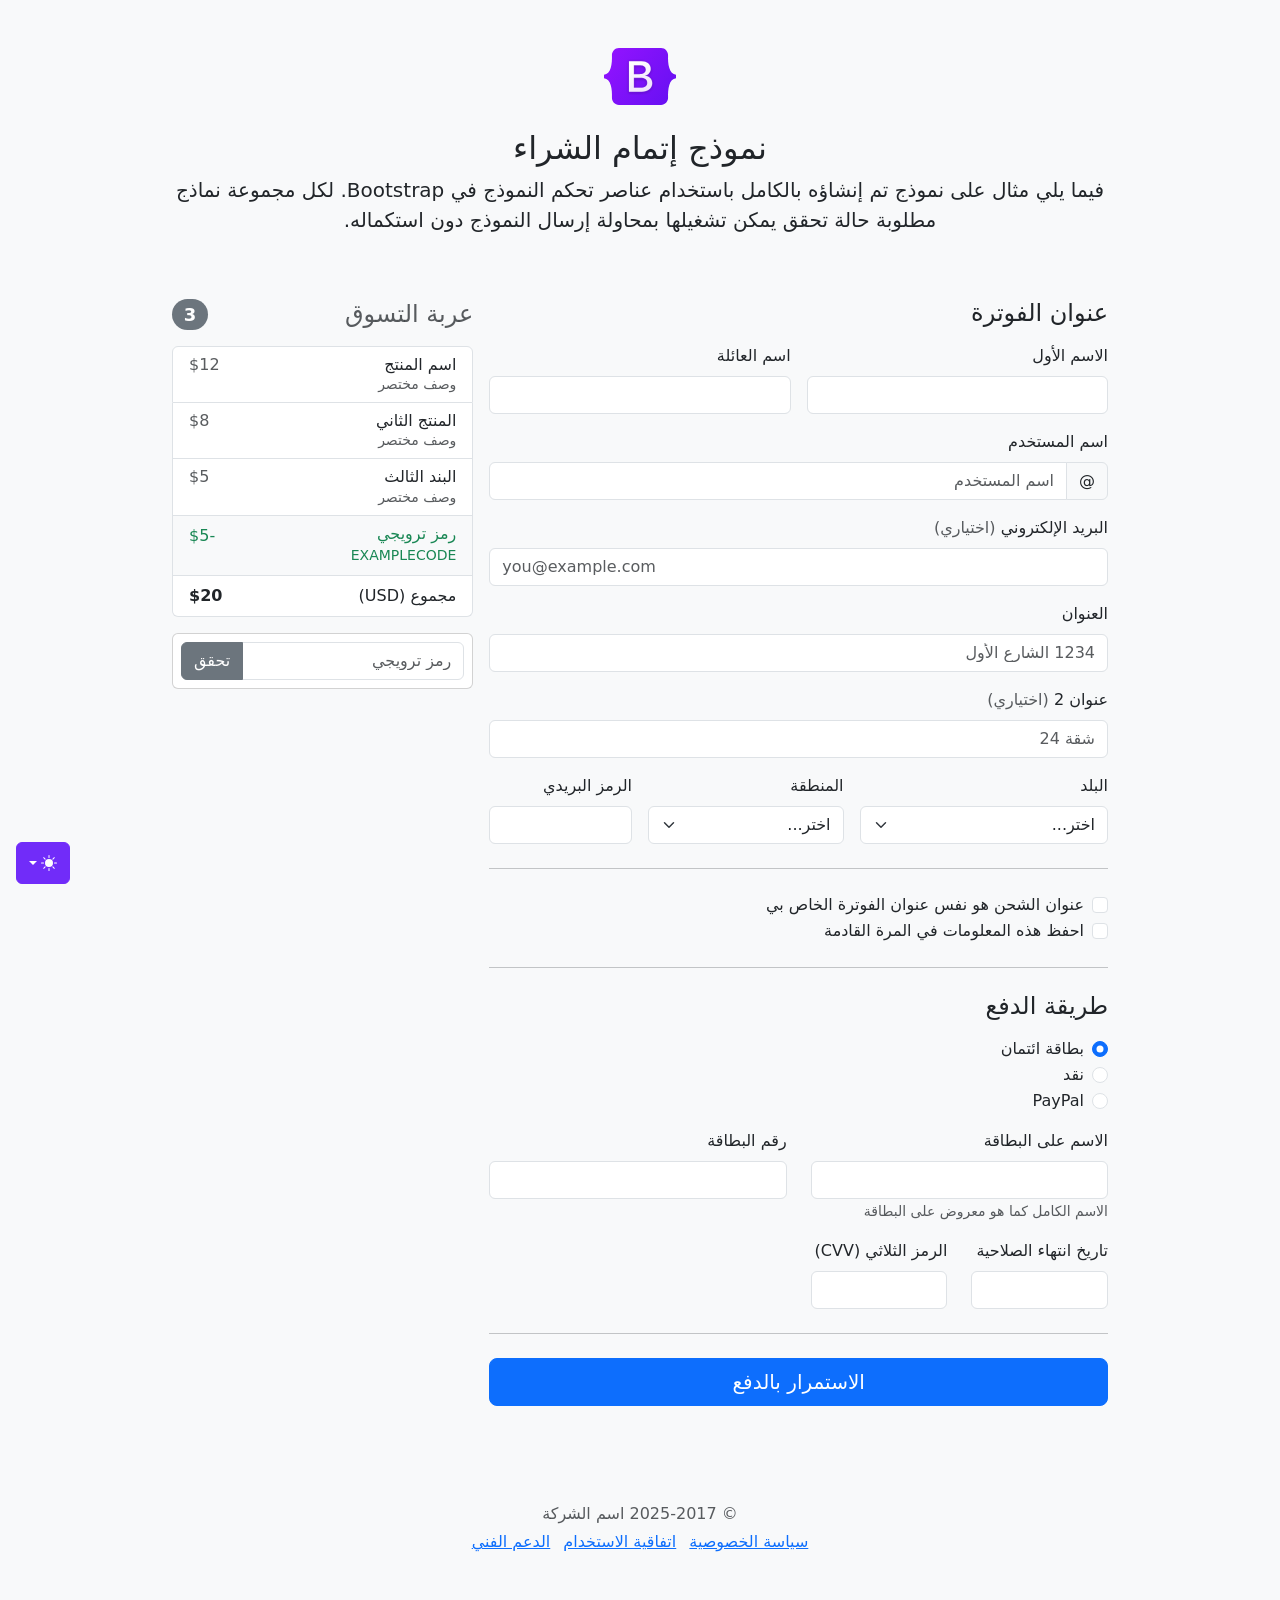
<file: KKRPL_SYAZASALMA/XI_RPL_2_SYAZASALMA/bootstrap/examples/bootstrap-5.3.8-examples/checkout-rtl/index.html>
<!doctype html>
<html lang="ar" dir="rtl" data-bs-theme="auto">
  <head>
    <meta charset="utf-8" />
    <meta name="viewport" content="width=device-width, initial-scale=1" />
    <meta name="description" content="" />
    <meta
      name="author"
      content="Mark Otto, Jacob Thornton, and Bootstrap contributors"
    />
    <meta name="generator" content="Astro v5.13.2" />
    <title>مثال إتمام الشراء · Bootstrap v5.3</title>
    <link
      rel="canonical"
      href="https://getbootstrap.com/docs/5.3/examples/checkout-rtl/"
    />
    <script src="../assets/js/color-modes.js"></script>
    <link href="../assets/dist/css/bootstrap.rtl.min.css" rel="stylesheet" />
    <meta name="theme-color" content="#712cf9" />
    <link href="../checkout/checkout.css" rel="stylesheet" />
    <style>
      .bd-placeholder-img {
        font-size: 1.125rem;
        text-anchor: middle;
        -webkit-user-select: none;
        -moz-user-select: none;
        user-select: none;
      }
      @media (min-width: 768px) {
        .bd-placeholder-img-lg {
          font-size: 3.5rem;
        }
      }
      .b-example-divider {
        width: 100%;
        height: 3rem;
        background-color: #0000001a;
        border: solid rgba(0, 0, 0, 0.15);
        border-width: 1px 0;
        box-shadow:
          inset 0 0.5em 1.5em #0000001a,
          inset 0 0.125em 0.5em #00000026;
      }
      .b-example-vr {
        flex-shrink: 0;
        width: 1.5rem;
        height: 100vh;
      }
      .bi {
        vertical-align: -0.125em;
        fill: currentColor;
      }
      .nav-scroller {
        position: relative;
        z-index: 2;
        height: 2.75rem;
        overflow-y: hidden;
      }
      .nav-scroller .nav {
        display: flex;
        flex-wrap: nowrap;
        padding-bottom: 1rem;
        margin-top: -1px;
        overflow-x: auto;
        text-align: center;
        white-space: nowrap;
        -webkit-overflow-scrolling: touch;
      }
      .btn-bd-primary {
        --bd-violet-bg: #712cf9;
        --bd-violet-rgb: 112.520718, 44.062154, 249.437846;
        --bs-btn-font-weight: 600;
        --bs-btn-color: var(--bs-white);
        --bs-btn-bg: var(--bd-violet-bg);
        --bs-btn-border-color: var(--bd-violet-bg);
        --bs-btn-hover-color: var(--bs-white);
        --bs-btn-hover-bg: #6528e0;
        --bs-btn-hover-border-color: #6528e0;
        --bs-btn-focus-shadow-rgb: var(--bd-violet-rgb);
        --bs-btn-active-color: var(--bs-btn-hover-color);
        --bs-btn-active-bg: #5a23c8;
        --bs-btn-active-border-color: #5a23c8;
      }
      .bd-mode-toggle {
        z-index: 1500;
      }
      .bd-mode-toggle .bi {
        width: 1em;
        height: 1em;
      }
      .bd-mode-toggle .dropdown-menu .active .bi {
        display: block !important;
      }
    </style>
  </head>
  <body class="bg-body-tertiary">
    <svg xmlns="http://www.w3.org/2000/svg" class="d-none">
      <symbol id="check2" viewBox="0 0 16 16">
        <path
          d="M13.854 3.646a.5.5 0 0 1 0 .708l-7 7a.5.5 0 0 1-.708 0l-3.5-3.5a.5.5 0 1 1 .708-.708L6.5 10.293l6.646-6.647a.5.5 0 0 1 .708 0z"
        ></path>
      </symbol>
      <symbol id="circle-half" viewBox="0 0 16 16">
        <path
          d="M8 15A7 7 0 1 0 8 1v14zm0 1A8 8 0 1 1 8 0a8 8 0 0 1 0 16z"
        ></path>
      </symbol>
      <symbol id="moon-stars-fill" viewBox="0 0 16 16">
        <path
          d="M6 .278a.768.768 0 0 1 .08.858 7.208 7.208 0 0 0-.878 3.46c0 4.021 3.278 7.277 7.318 7.277.527 0 1.04-.055 1.533-.16a.787.787 0 0 1 .81.316.733.733 0 0 1-.031.893A8.349 8.349 0 0 1 8.344 16C3.734 16 0 12.286 0 7.71 0 4.266 2.114 1.312 5.124.06A.752.752 0 0 1 6 .278z"
        ></path>
        <path
          d="M10.794 3.148a.217.217 0 0 1 .412 0l.387 1.162c.173.518.579.924 1.097 1.097l1.162.387a.217.217 0 0 1 0 .412l-1.162.387a1.734 1.734 0 0 0-1.097 1.097l-.387 1.162a.217.217 0 0 1-.412 0l-.387-1.162A1.734 1.734 0 0 0 9.31 6.593l-1.162-.387a.217.217 0 0 1 0-.412l1.162-.387a1.734 1.734 0 0 0 1.097-1.097l.387-1.162zM13.863.099a.145.145 0 0 1 .274 0l.258.774c.115.346.386.617.732.732l.774.258a.145.145 0 0 1 0 .274l-.774.258a1.156 1.156 0 0 0-.732.732l-.258.774a.145.145 0 0 1-.274 0l-.258-.774a1.156 1.156 0 0 0-.732-.732l-.774-.258a.145.145 0 0 1 0-.274l.774-.258c.346-.115.617-.386.732-.732L13.863.1z"
        ></path>
      </symbol>
      <symbol id="sun-fill" viewBox="0 0 16 16">
        <path
          d="M8 12a4 4 0 1 0 0-8 4 4 0 0 0 0 8zM8 0a.5.5 0 0 1 .5.5v2a.5.5 0 0 1-1 0v-2A.5.5 0 0 1 8 0zm0 13a.5.5 0 0 1 .5.5v2a.5.5 0 0 1-1 0v-2A.5.5 0 0 1 8 13zm8-5a.5.5 0 0 1-.5.5h-2a.5.5 0 0 1 0-1h2a.5.5 0 0 1 .5.5zM3 8a.5.5 0 0 1-.5.5h-2a.5.5 0 0 1 0-1h2A.5.5 0 0 1 3 8zm10.657-5.657a.5.5 0 0 1 0 .707l-1.414 1.415a.5.5 0 1 1-.707-.708l1.414-1.414a.5.5 0 0 1 .707 0zm-9.193 9.193a.5.5 0 0 1 0 .707L3.05 13.657a.5.5 0 0 1-.707-.707l1.414-1.414a.5.5 0 0 1 .707 0zm9.193 2.121a.5.5 0 0 1-.707 0l-1.414-1.414a.5.5 0 0 1 .707-.707l1.414 1.414a.5.5 0 0 1 0 .707zM4.464 4.465a.5.5 0 0 1-.707 0L2.343 3.05a.5.5 0 1 1 .707-.707l1.414 1.414a.5.5 0 0 1 0 .708z"
        ></path>
      </symbol>
    </svg>
    <div
      class="dropdown position-fixed bottom-0 end-0 mb-3 me-3 bd-mode-toggle"
    >
      <button
        class="btn btn-bd-primary py-2 dropdown-toggle d-flex align-items-center"
        id="bd-theme"
        type="button"
        aria-expanded="false"
        data-bs-toggle="dropdown"
        aria-label="Toggle theme (auto)"
      >
        <svg class="bi my-1 theme-icon-active" aria-hidden="true">
          <use href="#circle-half"></use>
        </svg>
        <span class="visually-hidden" id="bd-theme-text">Toggle theme</span>
      </button>
      <ul
        class="dropdown-menu dropdown-menu-end shadow"
        aria-labelledby="bd-theme-text"
      >
        <li>
          <button
            type="button"
            class="dropdown-item d-flex align-items-center"
            data-bs-theme-value="light"
            aria-pressed="false"
          >
            <svg class="bi me-2 opacity-50" aria-hidden="true">
              <use href="#sun-fill"></use>
            </svg>
            Light
            <svg class="bi ms-auto d-none" aria-hidden="true">
              <use href="#check2"></use>
            </svg>
          </button>
        </li>
        <li>
          <button
            type="button"
            class="dropdown-item d-flex align-items-center"
            data-bs-theme-value="dark"
            aria-pressed="false"
          >
            <svg class="bi me-2 opacity-50" aria-hidden="true">
              <use href="#moon-stars-fill"></use>
            </svg>
            Dark
            <svg class="bi ms-auto d-none" aria-hidden="true">
              <use href="#check2"></use>
            </svg>
          </button>
        </li>
        <li>
          <button
            type="button"
            class="dropdown-item d-flex align-items-center active"
            data-bs-theme-value="auto"
            aria-pressed="true"
          >
            <svg class="bi me-2 opacity-50" aria-hidden="true">
              <use href="#circle-half"></use>
            </svg>
            Auto
            <svg class="bi ms-auto d-none" aria-hidden="true">
              <use href="#check2"></use>
            </svg>
          </button>
        </li>
      </ul>
    </div>
    <div class="container">
      <main>
        <div class="py-5 text-center">
          <img
            class="d-block mx-auto mb-4"
            src="../assets/brand/bootstrap-logo.svg"
            alt=""
            width="72"
            height="57"
          />
          <h1 class="h2">نموذج إتمام الشراء</h1>
          <p class="lead">
            فيما يلي مثال على نموذج تم إنشاؤه بالكامل باستخدام عناصر تحكم
            النموذج في Bootstrap. لكل مجموعة نماذج مطلوبة حالة تحقق يمكن تشغيلها
            بمحاولة إرسال النموذج دون استكماله.
          </p>
        </div>
        <div class="row g-3">
          <div class="col-md-5 col-lg-4 order-md-last">
            <h4 class="d-flex justify-content-between align-items-center mb-3">
              <span class="text-body-secondary">عربة التسوق</span>
              <span class="badge bg-secondary rounded-pill">3</span>
            </h4>
            <ul class="list-group mb-3">
              <li class="list-group-item d-flex justify-content-between lh-sm">
                <div>
                  <h6 class="my-0">اسم المنتج</h6>
                  <small class="text-body-secondary">وصف مختصر</small>
                </div>
                <span class="text-body-secondary">$12</span>
              </li>
              <li class="list-group-item d-flex justify-content-between lh-sm">
                <div>
                  <h6 class="my-0">المنتج الثاني</h6>
                  <small class="text-body-secondary">وصف مختصر</small>
                </div>
                <span class="text-body-secondary">$8</span>
              </li>
              <li class="list-group-item d-flex justify-content-between lh-sm">
                <div>
                  <h6 class="my-0">البند الثالث</h6>
                  <small class="text-body-secondary">وصف مختصر</small>
                </div>
                <span class="text-body-secondary">$5</span>
              </li>
              <li
                class="list-group-item d-flex justify-content-between bg-body-tertiary"
              >
                <div class="text-success">
                  <h6 class="my-0">رمز ترويجي</h6>
                  <small>EXAMPLECODE</small>
                </div>
                <span class="text-success">-$5</span>
              </li>
              <li class="list-group-item d-flex justify-content-between">
                <span>مجموع (USD)</span> <strong>$20</strong>
              </li>
            </ul>
            <form class="card p-2">
              <div class="input-group">
                <input
                  type="text"
                  class="form-control"
                  placeholder="رمز ترويجي"
                />
                <button type="submit" class="btn btn-secondary">تحقق</button>
              </div>
            </form>
          </div>
          <div class="col-md-7 col-lg-8">
            <h4 class="mb-3">عنوان الفوترة</h4>
            <form class="needs-validation" novalidate>
              <div class="row g-3">
                <div class="col-sm-6">
                  <label for="firstName" class="form-label">الاسم الأول</label>
                  <input
                    type="text"
                    class="form-control"
                    id="firstName"
                    placeholder=""
                    value=""
                    required
                  />
                  <div class="invalid-feedback">يرجى إدخال اسم أول صحيح.</div>
                </div>
                <div class="col-sm-6">
                  <label for="lastName" class="form-label">اسم العائلة</label>
                  <input
                    type="text"
                    class="form-control"
                    id="lastName"
                    placeholder=""
                    value=""
                    required
                  />
                  <div class="invalid-feedback">يرجى إدخال اسم عائلة صحيح.</div>
                </div>
                <div class="col-12">
                  <label for="username" class="form-label">اسم المستخدم</label>
                  <div class="input-group has-validation">
                    <span class="input-group-text">@</span>
                    <input
                      type="text"
                      class="form-control"
                      id="username"
                      placeholder="اسم المستخدم"
                      required
                    />
                    <div class="invalid-feedback">
                      اسم المستخدم الخاص بك مطلوب.
                    </div>
                  </div>
                </div>
                <div class="col-12">
                  <label for="email" class="form-label"
                    >البريد الإلكتروني
                    <span class="text-body-secondary">(اختياري)</span></label
                  >
                  <input
                    type="email"
                    class="form-control"
                    id="email"
                    placeholder="you@example.com"
                  />
                  <div class="invalid-feedback">
                    يرجى إدخال عنوان بريد إلكتروني صحيح لتصلكم تحديثات الشحن.
                  </div>
                </div>
                <div class="col-12">
                  <label for="address" class="form-label">العنوان</label>
                  <input
                    type="text"
                    class="form-control"
                    id="address"
                    placeholder="1234 الشارع الأول"
                    required
                  />
                  <div class="invalid-feedback">
                    يرجى إدخال عنوان الشحن الخاص بك.
                  </div>
                </div>
                <div class="col-12">
                  <label for="address2" class="form-label"
                    >عنوان 2
                    <span class="text-body-secondary">(اختياري)</span></label
                  >
                  <input
                    type="text"
                    class="form-control"
                    id="address2"
                    placeholder="شقة 24"
                  />
                </div>
                <div class="col-md-5">
                  <label for="country" class="form-label">البلد</label>
                  <select class="form-select" id="country" required>
                    <option value="">اختر...</option>
                    <option>الولايات المتحدة الأمريكية</option>
                  </select>
                  <div class="invalid-feedback">يرجى اختيار بلد صحيح.</div>
                </div>
                <div class="col-md-4">
                  <label for="state" class="form-label">المنطقة</label>
                  <select class="form-select" id="state" required>
                    <option value="">اختر...</option>
                    <option>كاليفورنيا</option>
                  </select>
                  <div class="invalid-feedback">
                    يرجى اختيار اسم منطقة صحيح.
                  </div>
                </div>
                <div class="col-md-3">
                  <label for="zip" class="form-label">الرمز البريدي</label>
                  <input
                    type="text"
                    class="form-control"
                    id="zip"
                    placeholder=""
                    required
                  />
                  <div class="invalid-feedback">الرمز البريدي مطلوب.</div>
                </div>
              </div>
              <hr class="my-4" />
              <div class="form-check">
                <input
                  type="checkbox"
                  class="form-check-input"
                  id="same-address"
                />
                <label class="form-check-label" for="same-address"
                  >عنوان الشحن هو نفس عنوان الفوترة الخاص بي</label
                >
              </div>
              <div class="form-check">
                <input
                  type="checkbox"
                  class="form-check-input"
                  id="save-info"
                />
                <label class="form-check-label" for="save-info"
                  >احفظ هذه المعلومات في المرة القادمة</label
                >
              </div>
              <hr class="my-4" />
              <h4 class="mb-3">طريقة الدفع</h4>
              <div class="my-3">
                <div class="form-check">
                  <input
                    id="credit"
                    name="paymentMethod"
                    type="radio"
                    class="form-check-input"
                    checked
                    required
                  />
                  <label class="form-check-label" for="credit"
                    >بطاقة ائتمان</label
                  >
                </div>
                <div class="form-check">
                  <input
                    id="cash"
                    name="paymentMethod"
                    type="radio"
                    class="form-check-input"
                    required
                  />
                  <label class="form-check-label" for="cash">نقد</label>
                </div>
                <div class="form-check">
                  <input
                    id="paypal"
                    name="paymentMethod"
                    type="radio"
                    class="form-check-input"
                    required
                  />
                  <label class="form-check-label" for="paypal">PayPal</label>
                </div>
              </div>
              <div class="row gy-3">
                <div class="col-md-6">
                  <label for="cc-name" class="form-label"
                    >الاسم على البطاقة</label
                  >
                  <input
                    type="text"
                    class="form-control"
                    id="cc-name"
                    placeholder=""
                    required
                  />
                  <small class="text-body-secondary"
                    >الاسم الكامل كما هو معروض على البطاقة</small
                  >
                  <div class="invalid-feedback">الاسم على البطاقة مطلوب</div>
                </div>
                <div class="col-md-6">
                  <label for="cc-number" class="form-label">رقم البطاقة</label>
                  <input
                    type="text"
                    class="form-control"
                    id="cc-number"
                    placeholder=""
                    required
                  />
                  <div class="invalid-feedback">رقم بطاقة الائتمان مطلوب</div>
                </div>
                <div class="col-md-3">
                  <label for="cc-expiration" class="form-label"
                    >تاريخ انتهاء الصلاحية</label
                  >
                  <input
                    type="text"
                    class="form-control"
                    id="cc-expiration"
                    placeholder=""
                    required
                  />
                  <div class="invalid-feedback">
                    تاريخ انتهاء الصلاحية مطلوب
                  </div>
                </div>
                <div class="col-md-3">
                  <label for="cc-cvv" class="form-label"
                    >الرمز الثلاثي (CVV)</label
                  >
                  <input
                    type="text"
                    class="form-control"
                    id="cc-cvv"
                    placeholder=""
                    required
                  />
                  <div class="invalid-feedback">رمز الحماية مطلوب</div>
                </div>
              </div>
              <hr class="my-4" />
              <button class="w-100 btn btn-primary btn-lg" type="submit">
                الاستمرار بالدفع
              </button>
            </form>
          </div>
        </div>
      </main>
      <footer class="my-5 pt-5 text-body-secondary text-center text-small">
        <p class="mb-1">&copy; 2025-2017 اسم الشركة</p>
        <ul class="list-inline">
          <li class="list-inline-item"><a href="#">سياسة الخصوصية</a></li>
          <li class="list-inline-item"><a href="#">اتفاقية الاستخدام</a></li>
          <li class="list-inline-item"><a href="#">الدعم الفني</a></li>
        </ul>
      </footer>
    </div>
    <script
      src="../assets/dist/js/bootstrap.bundle.min.js"
      class="astro-vvvwv3sm"
    ></script>
    <script src="../checkout/checkout.js" class="astro-vvvwv3sm"></script>
  </body>
</html>
</file>
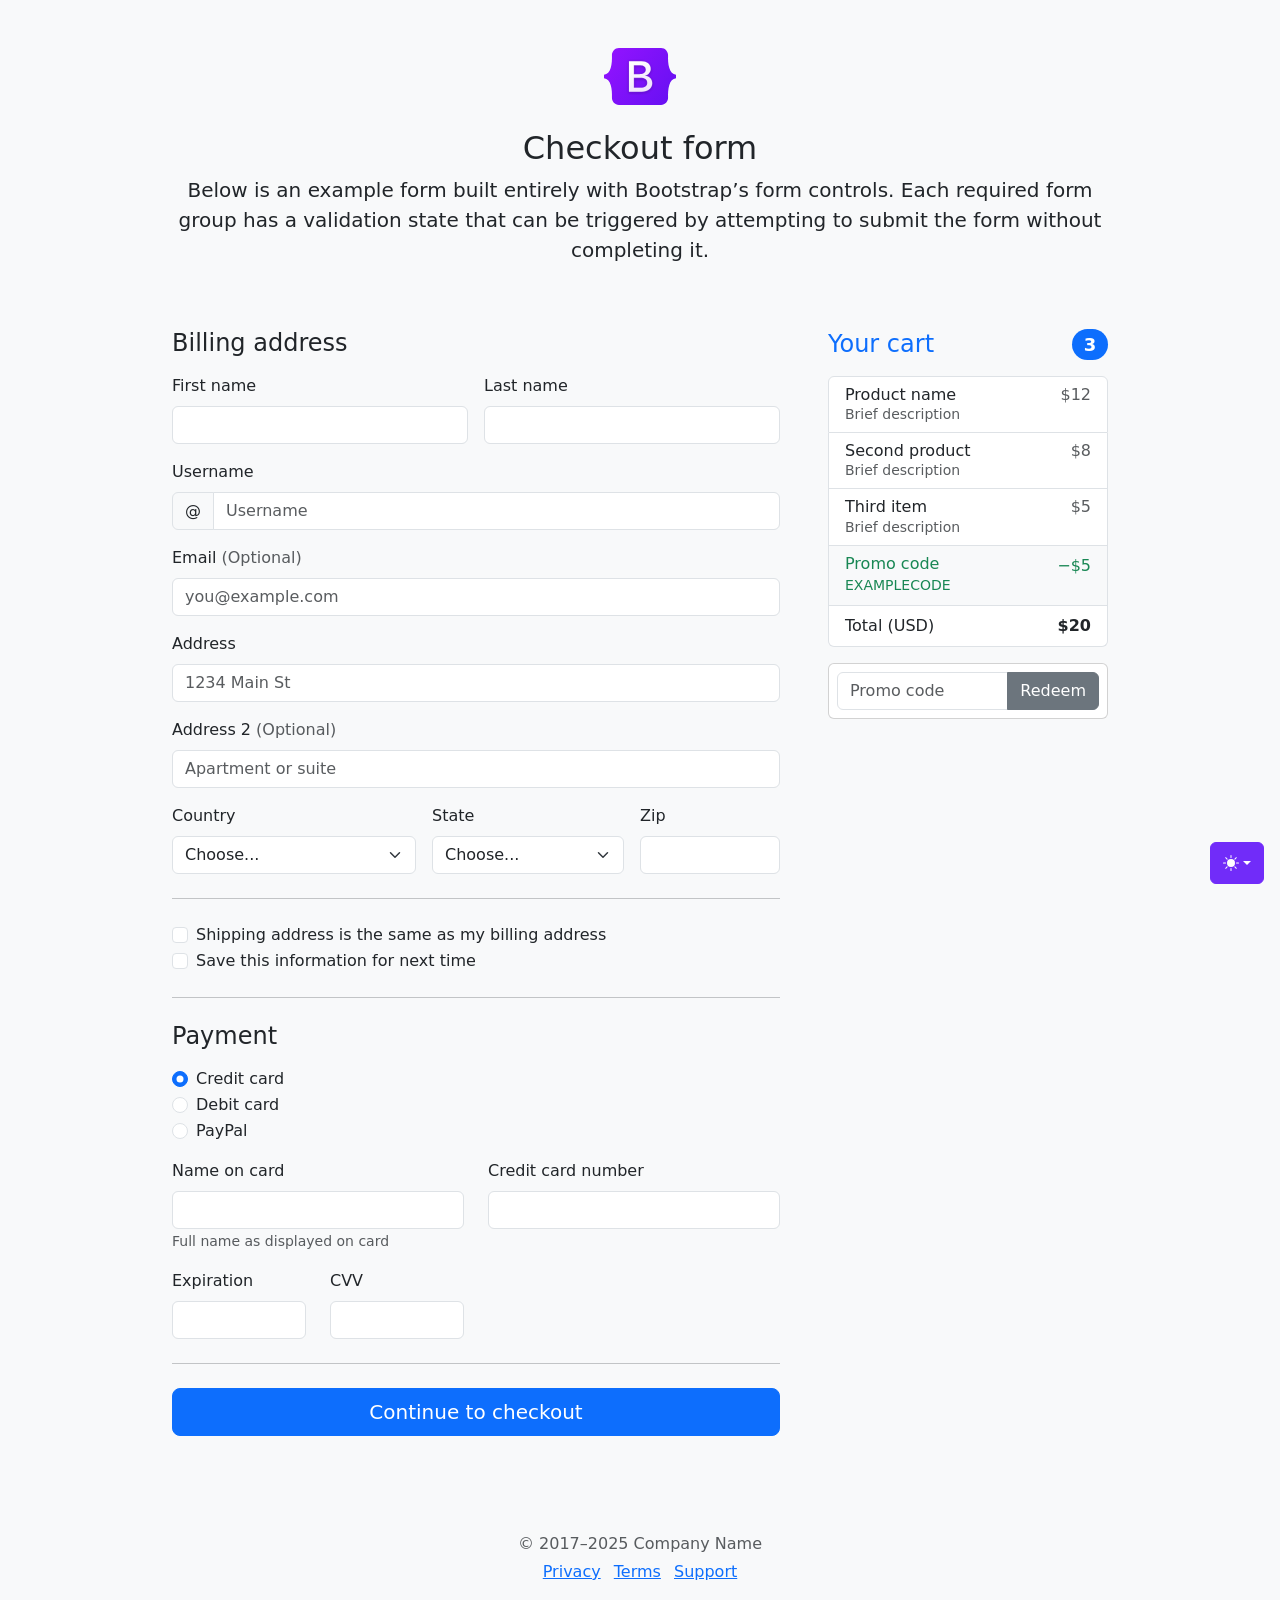
<file: KKRPL_SYAZASALMA/XI_RPL_2_SYAZASALMA/bootstrap/examples/bootstrap-5.3.8-examples/checkout/index.html>
<!doctype html>
<html lang="en" data-bs-theme="auto">
  <head>
    <meta charset="utf-8" />
    <meta name="viewport" content="width=device-width, initial-scale=1" />
    <meta name="description" content="" />
    <meta
      name="author"
      content="Mark Otto, Jacob Thornton, and Bootstrap contributors"
    />
    <meta name="generator" content="Astro v5.13.2" />
    <title>Checkout example · Bootstrap v5.3</title>
    <link
      rel="canonical"
      href="https://getbootstrap.com/docs/5.3/examples/checkout/"
    />
    <script src="../assets/js/color-modes.js"></script>
    <link href="../assets/dist/css/bootstrap.min.css" rel="stylesheet" />
    <meta name="theme-color" content="#712cf9" />
    <link href="checkout.css" rel="stylesheet" />
    <style>
      .bd-placeholder-img {
        font-size: 1.125rem;
        text-anchor: middle;
        -webkit-user-select: none;
        -moz-user-select: none;
        user-select: none;
      }
      @media (min-width: 768px) {
        .bd-placeholder-img-lg {
          font-size: 3.5rem;
        }
      }
      .b-example-divider {
        width: 100%;
        height: 3rem;
        background-color: #0000001a;
        border: solid rgba(0, 0, 0, 0.15);
        border-width: 1px 0;
        box-shadow:
          inset 0 0.5em 1.5em #0000001a,
          inset 0 0.125em 0.5em #00000026;
      }
      .b-example-vr {
        flex-shrink: 0;
        width: 1.5rem;
        height: 100vh;
      }
      .bi {
        vertical-align: -0.125em;
        fill: currentColor;
      }
      .nav-scroller {
        position: relative;
        z-index: 2;
        height: 2.75rem;
        overflow-y: hidden;
      }
      .nav-scroller .nav {
        display: flex;
        flex-wrap: nowrap;
        padding-bottom: 1rem;
        margin-top: -1px;
        overflow-x: auto;
        text-align: center;
        white-space: nowrap;
        -webkit-overflow-scrolling: touch;
      }
      .btn-bd-primary {
        --bd-violet-bg: #712cf9;
        --bd-violet-rgb: 112.520718, 44.062154, 249.437846;
        --bs-btn-font-weight: 600;
        --bs-btn-color: var(--bs-white);
        --bs-btn-bg: var(--bd-violet-bg);
        --bs-btn-border-color: var(--bd-violet-bg);
        --bs-btn-hover-color: var(--bs-white);
        --bs-btn-hover-bg: #6528e0;
        --bs-btn-hover-border-color: #6528e0;
        --bs-btn-focus-shadow-rgb: var(--bd-violet-rgb);
        --bs-btn-active-color: var(--bs-btn-hover-color);
        --bs-btn-active-bg: #5a23c8;
        --bs-btn-active-border-color: #5a23c8;
      }
      .bd-mode-toggle {
        z-index: 1500;
      }
      .bd-mode-toggle .bi {
        width: 1em;
        height: 1em;
      }
      .bd-mode-toggle .dropdown-menu .active .bi {
        display: block !important;
      }
    </style>
  </head>
  <body class="bg-body-tertiary">
    <svg xmlns="http://www.w3.org/2000/svg" class="d-none">
      <symbol id="check2" viewBox="0 0 16 16">
        <path
          d="M13.854 3.646a.5.5 0 0 1 0 .708l-7 7a.5.5 0 0 1-.708 0l-3.5-3.5a.5.5 0 1 1 .708-.708L6.5 10.293l6.646-6.647a.5.5 0 0 1 .708 0z"
        ></path>
      </symbol>
      <symbol id="circle-half" viewBox="0 0 16 16">
        <path
          d="M8 15A7 7 0 1 0 8 1v14zm0 1A8 8 0 1 1 8 0a8 8 0 0 1 0 16z"
        ></path>
      </symbol>
      <symbol id="moon-stars-fill" viewBox="0 0 16 16">
        <path
          d="M6 .278a.768.768 0 0 1 .08.858 7.208 7.208 0 0 0-.878 3.46c0 4.021 3.278 7.277 7.318 7.277.527 0 1.04-.055 1.533-.16a.787.787 0 0 1 .81.316.733.733 0 0 1-.031.893A8.349 8.349 0 0 1 8.344 16C3.734 16 0 12.286 0 7.71 0 4.266 2.114 1.312 5.124.06A.752.752 0 0 1 6 .278z"
        ></path>
        <path
          d="M10.794 3.148a.217.217 0 0 1 .412 0l.387 1.162c.173.518.579.924 1.097 1.097l1.162.387a.217.217 0 0 1 0 .412l-1.162.387a1.734 1.734 0 0 0-1.097 1.097l-.387 1.162a.217.217 0 0 1-.412 0l-.387-1.162A1.734 1.734 0 0 0 9.31 6.593l-1.162-.387a.217.217 0 0 1 0-.412l1.162-.387a1.734 1.734 0 0 0 1.097-1.097l.387-1.162zM13.863.099a.145.145 0 0 1 .274 0l.258.774c.115.346.386.617.732.732l.774.258a.145.145 0 0 1 0 .274l-.774.258a1.156 1.156 0 0 0-.732.732l-.258.774a.145.145 0 0 1-.274 0l-.258-.774a1.156 1.156 0 0 0-.732-.732l-.774-.258a.145.145 0 0 1 0-.274l.774-.258c.346-.115.617-.386.732-.732L13.863.1z"
        ></path>
      </symbol>
      <symbol id="sun-fill" viewBox="0 0 16 16">
        <path
          d="M8 12a4 4 0 1 0 0-8 4 4 0 0 0 0 8zM8 0a.5.5 0 0 1 .5.5v2a.5.5 0 0 1-1 0v-2A.5.5 0 0 1 8 0zm0 13a.5.5 0 0 1 .5.5v2a.5.5 0 0 1-1 0v-2A.5.5 0 0 1 8 13zm8-5a.5.5 0 0 1-.5.5h-2a.5.5 0 0 1 0-1h2a.5.5 0 0 1 .5.5zM3 8a.5.5 0 0 1-.5.5h-2a.5.5 0 0 1 0-1h2A.5.5 0 0 1 3 8zm10.657-5.657a.5.5 0 0 1 0 .707l-1.414 1.415a.5.5 0 1 1-.707-.708l1.414-1.414a.5.5 0 0 1 .707 0zm-9.193 9.193a.5.5 0 0 1 0 .707L3.05 13.657a.5.5 0 0 1-.707-.707l1.414-1.414a.5.5 0 0 1 .707 0zm9.193 2.121a.5.5 0 0 1-.707 0l-1.414-1.414a.5.5 0 0 1 .707-.707l1.414 1.414a.5.5 0 0 1 0 .707zM4.464 4.465a.5.5 0 0 1-.707 0L2.343 3.05a.5.5 0 1 1 .707-.707l1.414 1.414a.5.5 0 0 1 0 .708z"
        ></path>
      </symbol>
    </svg>
    <div
      class="dropdown position-fixed bottom-0 end-0 mb-3 me-3 bd-mode-toggle"
    >
      <button
        class="btn btn-bd-primary py-2 dropdown-toggle d-flex align-items-center"
        id="bd-theme"
        type="button"
        aria-expanded="false"
        data-bs-toggle="dropdown"
        aria-label="Toggle theme (auto)"
      >
        <svg class="bi my-1 theme-icon-active" aria-hidden="true">
          <use href="#circle-half"></use>
        </svg>
        <span class="visually-hidden" id="bd-theme-text">Toggle theme</span>
      </button>
      <ul
        class="dropdown-menu dropdown-menu-end shadow"
        aria-labelledby="bd-theme-text"
      >
        <li>
          <button
            type="button"
            class="dropdown-item d-flex align-items-center"
            data-bs-theme-value="light"
            aria-pressed="false"
          >
            <svg class="bi me-2 opacity-50" aria-hidden="true">
              <use href="#sun-fill"></use>
            </svg>
            Light
            <svg class="bi ms-auto d-none" aria-hidden="true">
              <use href="#check2"></use>
            </svg>
          </button>
        </li>
        <li>
          <button
            type="button"
            class="dropdown-item d-flex align-items-center"
            data-bs-theme-value="dark"
            aria-pressed="false"
          >
            <svg class="bi me-2 opacity-50" aria-hidden="true">
              <use href="#moon-stars-fill"></use>
            </svg>
            Dark
            <svg class="bi ms-auto d-none" aria-hidden="true">
              <use href="#check2"></use>
            </svg>
          </button>
        </li>
        <li>
          <button
            type="button"
            class="dropdown-item d-flex align-items-center active"
            data-bs-theme-value="auto"
            aria-pressed="true"
          >
            <svg class="bi me-2 opacity-50" aria-hidden="true">
              <use href="#circle-half"></use>
            </svg>
            Auto
            <svg class="bi ms-auto d-none" aria-hidden="true">
              <use href="#check2"></use>
            </svg>
          </button>
        </li>
      </ul>
    </div>
    <div class="container">
      <main>
        <div class="py-5 text-center">
          <img
            class="d-block mx-auto mb-4"
            src="../assets/brand/bootstrap-logo.svg"
            alt=""
            width="72"
            height="57"
          />
          <h1 class="h2">Checkout form</h1>
          <p class="lead">
            Below is an example form built entirely with Bootstrap’s form
            controls. Each required form group has a validation state that can
            be triggered by attempting to submit the form without completing it.
          </p>
        </div>
        <div class="row g-5">
          <div class="col-md-5 col-lg-4 order-md-last">
            <h4 class="d-flex justify-content-between align-items-center mb-3">
              <span class="text-primary">Your cart</span>
              <span class="badge bg-primary rounded-pill">3</span>
            </h4>
            <ul class="list-group mb-3">
              <li class="list-group-item d-flex justify-content-between lh-sm">
                <div>
                  <h6 class="my-0">Product name</h6>
                  <small class="text-body-secondary">Brief description</small>
                </div>
                <span class="text-body-secondary">$12</span>
              </li>
              <li class="list-group-item d-flex justify-content-between lh-sm">
                <div>
                  <h6 class="my-0">Second product</h6>
                  <small class="text-body-secondary">Brief description</small>
                </div>
                <span class="text-body-secondary">$8</span>
              </li>
              <li class="list-group-item d-flex justify-content-between lh-sm">
                <div>
                  <h6 class="my-0">Third item</h6>
                  <small class="text-body-secondary">Brief description</small>
                </div>
                <span class="text-body-secondary">$5</span>
              </li>
              <li
                class="list-group-item d-flex justify-content-between bg-body-tertiary"
              >
                <div class="text-success">
                  <h6 class="my-0">Promo code</h6>
                  <small>EXAMPLECODE</small>
                </div>
                <span class="text-success">−$5</span>
              </li>
              <li class="list-group-item d-flex justify-content-between">
                <span>Total (USD)</span> <strong>$20</strong>
              </li>
            </ul>
            <form class="card p-2">
              <div class="input-group">
                <input
                  type="text"
                  class="form-control"
                  placeholder="Promo code"
                />
                <button type="submit" class="btn btn-secondary">Redeem</button>
              </div>
            </form>
          </div>
          <div class="col-md-7 col-lg-8">
            <h4 class="mb-3">Billing address</h4>
            <form class="needs-validation" novalidate>
              <div class="row g-3">
                <div class="col-sm-6">
                  <label for="firstName" class="form-label">First name</label>
                  <input
                    type="text"
                    class="form-control"
                    id="firstName"
                    placeholder=""
                    value=""
                    required
                  />
                  <div class="invalid-feedback">
                    Valid first name is required.
                  </div>
                </div>
                <div class="col-sm-6">
                  <label for="lastName" class="form-label">Last name</label>
                  <input
                    type="text"
                    class="form-control"
                    id="lastName"
                    placeholder=""
                    value=""
                    required
                  />
                  <div class="invalid-feedback">
                    Valid last name is required.
                  </div>
                </div>
                <div class="col-12">
                  <label for="username" class="form-label">Username</label>
                  <div class="input-group has-validation">
                    <span class="input-group-text">@</span>
                    <input
                      type="text"
                      class="form-control"
                      id="username"
                      placeholder="Username"
                      required
                    />
                    <div class="invalid-feedback">
                      Your username is required.
                    </div>
                  </div>
                </div>
                <div class="col-12">
                  <label for="email" class="form-label"
                    >Email
                    <span class="text-body-secondary">(Optional)</span></label
                  >
                  <input
                    type="email"
                    class="form-control"
                    id="email"
                    placeholder="you@example.com"
                  />
                  <div class="invalid-feedback">
                    Please enter a valid email address for shipping updates.
                  </div>
                </div>
                <div class="col-12">
                  <label for="address" class="form-label">Address</label>
                  <input
                    type="text"
                    class="form-control"
                    id="address"
                    placeholder="1234 Main St"
                    required
                  />
                  <div class="invalid-feedback">
                    Please enter your shipping address.
                  </div>
                </div>
                <div class="col-12">
                  <label for="address2" class="form-label"
                    >Address 2
                    <span class="text-body-secondary">(Optional)</span></label
                  >
                  <input
                    type="text"
                    class="form-control"
                    id="address2"
                    placeholder="Apartment or suite"
                  />
                </div>
                <div class="col-md-5">
                  <label for="country" class="form-label">Country</label>
                  <select class="form-select" id="country" required>
                    <option value="">Choose...</option>
                    <option>United States</option>
                  </select>
                  <div class="invalid-feedback">
                    Please select a valid country.
                  </div>
                </div>
                <div class="col-md-4">
                  <label for="state" class="form-label">State</label>
                  <select class="form-select" id="state" required>
                    <option value="">Choose...</option>
                    <option>California</option>
                  </select>
                  <div class="invalid-feedback">
                    Please provide a valid state.
                  </div>
                </div>
                <div class="col-md-3">
                  <label for="zip" class="form-label">Zip</label>
                  <input
                    type="text"
                    class="form-control"
                    id="zip"
                    placeholder=""
                    required
                  />
                  <div class="invalid-feedback">Zip code required.</div>
                </div>
              </div>
              <hr class="my-4" />
              <div class="form-check">
                <input
                  type="checkbox"
                  class="form-check-input"
                  id="same-address"
                />
                <label class="form-check-label" for="same-address"
                  >Shipping address is the same as my billing address</label
                >
              </div>
              <div class="form-check">
                <input
                  type="checkbox"
                  class="form-check-input"
                  id="save-info"
                />
                <label class="form-check-label" for="save-info"
                  >Save this information for next time</label
                >
              </div>
              <hr class="my-4" />
              <h4 class="mb-3">Payment</h4>
              <div class="my-3">
                <div class="form-check">
                  <input
                    id="credit"
                    name="paymentMethod"
                    type="radio"
                    class="form-check-input"
                    checked
                    required
                  />
                  <label class="form-check-label" for="credit"
                    >Credit card</label
                  >
                </div>
                <div class="form-check">
                  <input
                    id="debit"
                    name="paymentMethod"
                    type="radio"
                    class="form-check-input"
                    required
                  />
                  <label class="form-check-label" for="debit">Debit card</label>
                </div>
                <div class="form-check">
                  <input
                    id="paypal"
                    name="paymentMethod"
                    type="radio"
                    class="form-check-input"
                    required
                  />
                  <label class="form-check-label" for="paypal">PayPal</label>
                </div>
              </div>
              <div class="row gy-3">
                <div class="col-md-6">
                  <label for="cc-name" class="form-label">Name on card</label>
                  <input
                    type="text"
                    class="form-control"
                    id="cc-name"
                    placeholder=""
                    required
                  />
                  <small class="text-body-secondary"
                    >Full name as displayed on card</small
                  >
                  <div class="invalid-feedback">Name on card is required</div>
                </div>
                <div class="col-md-6">
                  <label for="cc-number" class="form-label"
                    >Credit card number</label
                  >
                  <input
                    type="text"
                    class="form-control"
                    id="cc-number"
                    placeholder=""
                    required
                  />
                  <div class="invalid-feedback">
                    Credit card number is required
                  </div>
                </div>
                <div class="col-md-3">
                  <label for="cc-expiration" class="form-label"
                    >Expiration</label
                  >
                  <input
                    type="text"
                    class="form-control"
                    id="cc-expiration"
                    placeholder=""
                    required
                  />
                  <div class="invalid-feedback">Expiration date required</div>
                </div>
                <div class="col-md-3">
                  <label for="cc-cvv" class="form-label">CVV</label>
                  <input
                    type="text"
                    class="form-control"
                    id="cc-cvv"
                    placeholder=""
                    required
                  />
                  <div class="invalid-feedback">Security code required</div>
                </div>
              </div>
              <hr class="my-4" />
              <button class="w-100 btn btn-primary btn-lg" type="submit">
                Continue to checkout
              </button>
            </form>
          </div>
        </div>
      </main>
      <footer class="my-5 pt-5 text-body-secondary text-center text-small">
        <p class="mb-1">&copy; 2017–2025 Company Name</p>
        <ul class="list-inline">
          <li class="list-inline-item"><a href="#">Privacy</a></li>
          <li class="list-inline-item"><a href="#">Terms</a></li>
          <li class="list-inline-item"><a href="#">Support</a></li>
        </ul>
      </footer>
    </div>
    <script
      src="../assets/dist/js/bootstrap.bundle.min.js"
      class="astro-vvvwv3sm"
    ></script>
    <script src="checkout.js" class="astro-vvvwv3sm"></script>
  </body>
</html>
</file>
<file: KKRPL_SYAZASALMA/XI_RPL_2_SYAZASALMA/WEB_BIODATA/style.css>
/* =========================
   RESET
========================= */

* {
    margin: 0;
    padding: 0;
    box-sizing: border-box;
}

html {
    scroll-behavior: smooth;
}

body {
    font-family: Arial, Helvetica, sans-serif;
    background-color: #fffaf7;
    color: #2b2422;
    line-height: 1.7;
}

a {
    text-decoration: none;
    color: inherit;
}


/* =========================
   NAVBAR
========================= */

header {
    position: sticky;
    top: 0;
    z-index: 1000;

    background-color: rgba(255, 250, 247, 0.96);

    border-bottom: 1px solid #eadbd4;
}

.navbar {
    width: 84%;
    min-height: 75px;
    margin: auto;

    display: flex;
    align-items: center;
    justify-content: space-between;
}

.logo {
    font-size: 22px;
    font-weight: bold;
    letter-spacing: 3px;
}

.logo span {
    color: #a76555;
}

.nav-menu {
    display: flex;
    gap: 20px;
    list-style: none;
}

.nav-menu a {
    color: #766d69;
    font-size: 13px;

    transition: 0.3s;
}

.nav-menu a:hover {
    color: #a76555;
}


/* =========================
   HOME
========================= */

.home {
    width: 82%;
    min-height: calc(100vh - 75px);
    margin: auto;

    display: grid;
    grid-template-columns: 1.1fr 0.9fr;

    align-items: center;

    gap: 60px;
}

.small-title {
    color: #a76555;

    font-size: 12px;
    font-weight: bold;

    letter-spacing: 3px;

    margin-bottom: 15px;
}

.home h1 {
    font-family: Georgia, serif;

    font-size: 62px;

    line-height: 1.1;

    margin-bottom: 25px;
}

.home h1 span {
    color: #a76555;
}

.description {
    max-width: 600px;

    color: #766d69;

    font-size: 17px;
}

.button-area {
    display: flex;

    gap: 12px;

    margin-top: 30px;
}

.button {
    display: inline-block;

    padding: 12px 23px;

    border-radius: 30px;

    font-weight: bold;

    font-size: 14px;

    transition: 0.3s;
}

.utama {
    background-color: #a76555;
    color: white;
}

.utama:hover {
    background-color: #7e493d;
}

.kedua {
    background-color: white;

    border: 1px solid #e2d4ce;
}

.kedua:hover {
    border-color: #a76555;
}


/* =========================
   FOTO HOME
========================= */

.home-photo {
    position: relative;

    display: flex;

    justify-content: center;
}

.home-photo img {
    position: relative;
    z-index: 2;

    width: 360px;
    height: 450px;

    object-fit: cover;

    border-radius: 180px 180px 25px 25px;

    box-shadow:
        0 25px 50px rgba(60, 40, 35, 0.15);
}

.photo-border {
    position: absolute;

    width: 360px;
    height: 450px;

    border: 1px solid #a76555;

    border-radius: 180px 180px 25px 25px;

    transform: translate(25px, 25px);
}


/* =========================
   SECTION
========================= */

.section {
    padding: 90px 9%;
}

.warna {
    background-color: #f6eeea;
}

.judul-section {
    margin-bottom: 40px;
}

.judul-section h2 {
    font-family: Georgia, serif;

    font-size: 45px;

    line-height: 1.2;
}

.subjudul {
    color: #766d69;

    margin-top: 8px;
}


/* =========================
   BIODATA
========================= */

.biodata-container {
    display: grid;

    grid-template-columns: 1.5fr 0.8fr;

    gap: 25px;
}

.biodata-card,
.quote-card,
.about-card,
.empty-card,
.kelebihan-card,
.portfolio-card {
    background-color: white;

    border: 1px solid #eadbd4;

    border-radius: 20px;
}

.biodata-card {
    padding: 10px 30px;
}

.data {
    display: flex;

    justify-content: space-between;

    gap: 20px;

    padding: 20px 0;

    border-bottom: 1px solid #eadbd4;
}

.data:last-child {
    border-bottom: none;
}

.data span {
    color: #766d69;
}

.data strong {
    text-align: right;
}

.quote-card {
    padding: 40px;

    background-color: #a76555;

    color: white;

    display: flex;

    flex-direction: column;

    justify-content: center;
}

.quote {
    font-family: Georgia, serif;

    font-size: 70px;

    line-height: 0.5;

    opacity: 0.5;
}

.quote-card h3 {
    font-family: Georgia, serif;

    font-size: 24px;

    line-height: 1.5;
}


/* =========================
   GALERI
========================= */

.gallery {
    display: grid;

    grid-template-columns: 2fr 1fr 1fr;

    gap: 18px;
}

.gallery-item {
    height: 330px;

    border-radius: 20px;

    overflow: hidden;
}

.gallery-item.besar {
    height: 420px;
}

.gallery-item img {
    width: 100%;
    height: 100%;

    object-fit: cover;

    transition: 0.4s;
}

.gallery-item:hover img {
    transform: scale(1.05);
}


/* =========================
   TENTANG SAYA
========================= */

.about-card {
    max-width: 950px;

    padding: 35px;
}

.about-card p {
    color: #5f5753;
}

.about-card p + p {
    margin-top: 18px;
}


/* =========================
   PENDIDIKAN
========================= */

.timeline {
    max-width: 850px;

    border-left: 2px solid #decac2;

    padding-left: 35px;
}

.timeline-item {
    position: relative;

    padding-bottom: 45px;
}

.timeline-item:last-child {
    padding-bottom: 0;
}

.lingkaran {
    position: absolute;

    width: 15px;
    height: 15px;

    border-radius: 50%;

    background-color: #a76555;

    left: -44px;
    top: 7px;
}

.timeline-content p {
    color: #a76555;

    font-weight: bold;
}

.timeline-content h3 {
    font-family: Georgia, serif;

    font-size: 23px;
}

.timeline-content span {
    color: #766d69;
}


/* =========================
   ORGANISASI & PRESTASI
========================= */

.empty-card {
    max-width: 750px;

    margin: auto;

    padding: 55px 25px;

    text-align: center;
}

.icon {
    color: #a76555;

    font-size: 40px;

    margin-bottom: 10px;
}

.empty-card h3 {
    font-family: Georgia, serif;

    font-size: 24px;
}

.empty-card p {
    max-width: 600px;

    margin: 8px auto 0;

    color: #766d69;
}


/* =========================
   KELEBIHAN
========================= */

.kelebihan-grid {
    display: grid;

    grid-template-columns: repeat(4, 1fr);

    gap: 18px;
}

.kelebihan-card {
    padding: 28px;

    transition: 0.3s;
}

.kelebihan-card:hover {
    transform: translateY(-5px);
}

.kelebihan-card > span {
    color: #a76555;

    font-size: 13px;

    font-weight: bold;
}

.kelebihan-card h3 {
    font-family: Georgia, serif;

    font-size: 21px;

    margin: 18px 0 8px;
}

.kelebihan-card p {
    color: #766d69;

    font-size: 14px;
}


/* =========================
   KOMPETENSI
========================= */

.skills {
    max-width: 850px;

    display: grid;

    grid-template-columns: 1fr 1fr;

    gap: 30px 45px;
}

.skill-name {
    display: flex;

    justify-content: space-between;

    margin-bottom: 8px;

    font-weight: bold;
}

.skill-name span:last-child {
    color: #766d69;

    font-weight: normal;

    font-size: 13px;
}

.bar {
    height: 7px;

    background-color: #dfd2cc;

    border-radius: 10px;

    overflow: hidden;
}

.isi-bar {
    height: 100%;

    background-color: #a76555;

    border-radius: 10px;
}

.html {
    width: 75%;
}

.css {
    width: 70%;
}

.flowchart {
    width: 80%;
}

.erd {
    width: 75%;
}

.uiux {
    width: 65%;
}

.desain {
    width: 65%;
}


/* =========================
   PORTOFOLIO
========================= */

.portfolio-grid {
    display: grid;

    grid-template-columns: repeat(3, 1fr);

    gap: 18px;
}

.portfolio-card {
    min-height: 245px;

    padding: 30px;

    transition: 0.3s;
}

.portfolio-card:hover {
    transform: translateY(-5px);

    box-shadow:
        0 15px 30px rgba(70, 45, 40, 0.08);
}

.portfolio-card > span {
    color: #a76555;

    font-size: 13px;

    font-weight: bold;
}

.portfolio-card h3 {
    font-family: Georgia, serif;

    font-size: 23px;

    margin: 28px 0 8px;
}

.portfolio-card p {
    color: #766d69;

    font-size: 14px;
}

.portfolio-card small {
    display: inline-block;

    margin-top: 20px;

    padding: 5px 10px;

    border-radius: 20px;

    color: #7e493d;

    background-color: #f6eeea;
}


/* =========================
   FOOTER
========================= */

footer {
    text-align: center;

    padding: 55px 20px;

    border-top: 1px solid #eadbd4;
}

.footer-logo {
    font-size: 22px;

    font-weight: bold;

    letter-spacing: 3px;
}

.footer-logo span {
    color: #a76555;
}

footer p {
    color: #766d69;

    font-size: 14px;

    margin-top: 8px;
}

.copyright {
    font-size: 12px;
}


/* =========================
   RESPONSIVE TABLET
========================= */

@media (max-width: 950px) {

    .nav-menu {
        display: none;
    }

    .home {
        grid-template-columns: 1fr;

        text-align: center;

        padding-top: 70px;
        padding-bottom: 70px;
    }

    .description {
        margin: auto;
    }

    .button-area {
        justify-content: center;
    }

    .home-photo {
        order: -1;
    }

    .biodata-container {
        grid-template-columns: 1fr;
    }

    .kelebihan-grid {
        grid-template-columns: 1fr 1fr;
    }

    .portfolio-grid {
        grid-template-columns: 1fr 1fr;
    }

    .gallery {
        grid-template-columns: 1fr 1fr;
    }

    .gallery-item.besar {
        grid-column: 1 / -1;
    }
}


/* =========================
   RESPONSIVE HP
========================= */

@media (max-width: 600px) {

    .section {
        padding: 70px 6%;
    }

    .home {
        width: 88%;
    }

    .home h1 {
        font-size: 45px;
    }

    .home-photo img {
        width: 280px;
        height: 360px;
    }

    .photo-border {
        width: 280px;
        height: 360px;
    }

    .data {
        flex-direction: column;

        gap: 3px;
    }

    .data strong {
        text-align: left;
    }

    .kelebihan-grid,
    .portfolio-grid,
    .skills,
    .gallery {
        grid-template-columns: 1fr;
    }

    .gallery-item,
    .gallery-item.besar {
        height: 350px;

        grid-column: auto;
    }
}


/* ========================================
   GALERI AESTHETIC
======================================== */

.gallery-aesthetic {
    width: 100%;
    display: grid;
    grid-template-columns: repeat(3, 1fr);
    gap: 35px;
    margin-top: 45px;
    align-items: center;
}

/* Kartu foto */
.photo-card {
    position: relative;
    height: 480px;
    padding: 12px;
    background: #ffffff;
    border-radius: 20px;
    box-shadow: 0 15px 35px rgba(80, 50, 40, 0.12);
    overflow: visible;
    transition: all 0.4s ease;
}

/* Foto */
.photo-card img {
    width: 100%;
    height: 100%;
    display: block;
    object-fit: cover;
    border-radius: 14px;
}

/* Efek saat mouse diarahkan */
.photo-card:hover {
    transform: translateY(-12px) rotate(0deg);
    box-shadow: 0 25px 45px rgba(80, 50, 40, 0.18);
}

/* Posisi foto dibuat sedikit berbeda */
.photo-one {
    transform: rotate(-3deg);
}

.photo-two {
    transform: translateY(20px) rotate(2deg);
}

.photo-three {
    transform: rotate(-2deg);
}

/* Dekorasi bulat */
.photo-decoration {
    position: absolute;
    width: 45px;
    height: 45px;
    border-radius: 50%;
    background: #b66b58;
    top: -18px;
    right: -15px;
    z-index: 5;
    opacity: 0.85;
}

/* Dekorasi foto kedua */
.photo-two .photo-decoration {
    background: #d6a28f;
    left: -18px;
    right: auto;
    top: -15px;
}

/* Dekorasi foto ketiga */
.photo-three .photo-decoration {
    background: #c58b78;
    top: auto;
    bottom: -18px;
    right: -15px;
}

/* Garis dekorasi */
.photo-card::before {
    content: "";
    position: absolute;
    width: 65px;
    height: 2px;
    background: #b66b58;
    top: 15px;
    left: -35px;
    transform: rotate(-45deg);
    opacity: 0.7;
}

/* Responsive tablet */
@media (max-width: 950px) {

    .gallery-aesthetic {
        grid-template-columns: repeat(2, 1fr);
    }

    .photo-card {
        height: 430px;
    }

    .photo-three {
        grid-column: 1 / -1;
        width: 50%;
        margin: auto;
    }
}

/* Responsive HP */
@media (max-width: 600px) {

    .gallery-aesthetic {
        grid-template-columns: 1fr;
        gap: 40px;
    }

    .photo-card {
        width: 85%;
        height: 450px;
        margin: auto;
    }

    .photo-one,
    .photo-two,
    .photo-three {
        transform: none;
    }

    .photo-three {
        width: 85%;
    }
}
</file>
<file: KKRPL_SYAZASALMA/XI_RPL_2_SYAZASALMA/bootstrap/examples/bootstrap-5.3.8-examples/blog/blog.rtl.css>
/* stylelint-disable @stylistic/selector-list-comma-newline-after */

.blog-header-logo {
  font-family: Amiri, Georgia, "Times New Roman", serif;
  font-size: 2.25rem;
}

.blog-header-logo:hover {
  text-decoration: none;
}

h1, h2, h3, h4, h5, h6 {
  font-family: Amiri, Georgia, "Times New Roman", serif;
}

.flex-auto {
  flex: 0 0 auto;
}

.h-250 { height: 250px; }
@media (min-width: 768px) {
  .h-md-250 { height: 250px; }
}

/* Pagination */
.blog-pagination {
  margin-bottom: 4rem;
}

/*
 * Blog posts
 */
.blog-post {
  margin-bottom: 4rem;
}
.blog-post-meta {
  margin-bottom: 1.25rem;
  color: #727272;
}
</file>
<file: KKRPL_SYAZASALMA/XI_RPL_2_SYAZASALMA/bootstrap/examples/bootstrap-5.3.8-examples/blog/blog.css>
/* stylelint-disable @stylistic/selector-list-comma-newline-after */

.blog-header-logo {
  font-family: "Playfair Display", Georgia, "Times New Roman", serif/*rtl:Amiri, Georgia, "Times New Roman", serif*/;
  font-size: 2.25rem;
}

.blog-header-logo:hover {
  text-decoration: none;
}

h1, h2, h3, h4, h5, h6 {
  font-family: "Playfair Display", Georgia, "Times New Roman", serif/*rtl:Amiri, Georgia, "Times New Roman", serif*/;
}

.flex-auto {
  flex: 0 0 auto;
}

.h-250 { height: 250px; }
@media (min-width: 768px) {
  .h-md-250 { height: 250px; }
}

/* Pagination */
.blog-pagination {
  margin-bottom: 4rem;
}

/*
 * Blog posts
 */
.blog-post {
  margin-bottom: 4rem;
}
.blog-post-meta {
  margin-bottom: 1.25rem;
  color: #727272;
}
</file>
<file: KKRPL_SYAZASALMA/XI_RPL_2_SYAZASALMA/bootstrap/examples/bootstrap-5.3.8-examples/breadcrumbs/breadcrumbs.css>
.breadcrumb-chevron {
  --bs-breadcrumb-divider: url("data:image/svg+xml,%3Csvg xmlns='http://www.w3.org/2000/svg' width='16' height='16' fill='%236c757d'%3E%3Cpath fill-rule='evenodd' d='M4.646 1.646a.5.5 0 0 1 .708 0l6 6a.5.5 0 0 1 0 .708l-6 6a.5.5 0 0 1-.708-.708L10.293 8 4.646 2.354a.5.5 0 0 1 0-.708z'/%3E%3C/svg%3E");
  gap: .5rem;
}
.breadcrumb-chevron .breadcrumb-item {
  display: flex;
  gap: inherit;
  align-items: center;
  padding-left: 0;
  line-height: 1;
}
.breadcrumb-chevron .breadcrumb-item::before {
  gap: inherit;
  float: none;
  width: 1rem;
  height: 1rem;
}

.breadcrumb-custom .breadcrumb-item {
  position: relative;
  flex-grow: 1;
  padding: .75rem 3rem;
}
.breadcrumb-custom .breadcrumb-item::before {
  display: none;
}
.breadcrumb-custom .breadcrumb-item::after {
  position: absolute;
  top: 50%;
  right: -25px;
  z-index: 1;
  display: inline-block;
  width: 50px;
  height: 50px;
  margin-top: -25px;
  content: "";
  background-color: var(--bs-tertiary-bg);
  border-top-right-radius: .5rem;
  box-shadow: 1px -1px var(--bs-border-color);
  transform: scale(.707) rotate(45deg);
}
.breadcrumb-custom .breadcrumb-item:first-child {
  padding-left: 1.5rem;
}
.breadcrumb-custom .breadcrumb-item:last-child {
  padding-right: 1.5rem;
}
.breadcrumb-custom .breadcrumb-item:last-child::after {
  display: none;
}
</file>
<file: KKRPL_SYAZASALMA/XI_RPL_2_SYAZASALMA/bootstrap/examples/bootstrap-5.3.8-examples/carousel/carousel.rtl.css>
/* GLOBAL STYLES
-------------------------------------------------- */
/* Padding below the footer and lighter body text */

body {
  padding-top: 3rem;
  padding-bottom: 3rem;
  color: rgb(var(--bs-tertiary-color-rgb));
}


/* CUSTOMIZE THE CAROUSEL
-------------------------------------------------- */

/* Carousel base class */
.carousel {
  margin-bottom: 4rem;
}
/* Since positioning the image, we need to help out the caption */
.carousel-caption {
  bottom: 3rem;
  z-index: 10;
}

/* Declare heights because of positioning of img element */
.carousel-item {
  height: 32rem;
}


/* MARKETING CONTENT
-------------------------------------------------- */

/* Center align the text within the three columns below the carousel */
.marketing .col-lg-4 {
  margin-bottom: 1.5rem;
  text-align: center;
}
.marketing .col-lg-4 p {
  margin-right: .75rem;
  margin-left: .75rem;
}


/* Featurettes
------------------------- */

.featurette-divider {
  margin: 5rem 0; /* Space out the Bootstrap <hr> more */
}

/* Thin out the marketing headings */

/* RESPONSIVE CSS
-------------------------------------------------- */

@media (min-width: 40em) {
  /* Bump up size of carousel content */
  .carousel-caption p {
    margin-bottom: 1.25rem;
    font-size: 1.25rem;
    line-height: 1.4;
  }

  .featurette-heading {
    font-size: 50px;
  }
}

@media (min-width: 62em) {
  .featurette-heading {
    margin-top: 7rem;
  }
}
</file>
<file: KKRPL_SYAZASALMA/XI_RPL_2_SYAZASALMA/bootstrap/examples/bootstrap-5.3.8-examples/carousel/carousel.css>
/* GLOBAL STYLES
-------------------------------------------------- */
/* Padding below the footer and lighter body text */

body {
  padding-top: 3rem;
  padding-bottom: 3rem;
  color: rgb(var(--bs-tertiary-color-rgb));
}


/* CUSTOMIZE THE CAROUSEL
-------------------------------------------------- */

/* Carousel base class */
.carousel {
  margin-bottom: 4rem;
}
/* Since positioning the image, we need to help out the caption */
.carousel-caption {
  bottom: 3rem;
  z-index: 10;
}

/* Declare heights because of positioning of img element */
.carousel-item {
  height: 32rem;
}


/* MARKETING CONTENT
-------------------------------------------------- */

/* Center align the text within the three columns below the carousel */
.marketing .col-lg-4 {
  margin-bottom: 1.5rem;
  text-align: center;
}
/* rtl:begin:ignore */
.marketing .col-lg-4 p {
  margin-right: .75rem;
  margin-left: .75rem;
}
/* rtl:end:ignore */


/* Featurettes
------------------------- */

.featurette-divider {
  margin: 5rem 0; /* Space out the Bootstrap <hr> more */
}

/* Thin out the marketing headings */
/* rtl:begin:remove */
.featurette-heading {
  letter-spacing: -.05rem;
}

/* rtl:end:remove */

/* RESPONSIVE CSS
-------------------------------------------------- */

@media (min-width: 40em) {
  /* Bump up size of carousel content */
  .carousel-caption p {
    margin-bottom: 1.25rem;
    font-size: 1.25rem;
    line-height: 1.4;
  }

  .featurette-heading {
    font-size: 50px;
  }
}

@media (min-width: 62em) {
  .featurette-heading {
    margin-top: 7rem;
  }
}
</file>
<file: KKRPL_SYAZASALMA/XI_RPL_2_SYAZASALMA/bootstrap/examples/bootstrap-5.3.8-examples/checkout/checkout.css>
.container {
  max-width: 960px;
}
</file>
<file: KKRPL_SYAZASALMA/XI_RPL_2_SYAZASALMA/bootstrap/examples/bootstrap-5.3.8-examples/cheatsheet/cheatsheet.rtl.css>
body {
  scroll-behavior: smooth;
}

/**
 * Bootstrap "Journal code" icon
 * @link https://icons.getbootstrap.com/icons/journal-code/
 */
.bd-heading a::before {
  display: inline-block;
  width: 1em;
  height: 1em;
  margin-left: .25rem;
  content: "";
  background-image: url("data:image/svg+xml,%3Csvg xmlns='http://www.w3.org/2000/svg' fill='%23999' viewBox='0 0 16 16'%3E%3Cpath d='M4 1h8a2 2 0 0 1 2 2v10a2 2 0 0 1-2 2H4a2 2 0 0 1-2-2h1a1 1 0 0 0 1 1h8a1 1 0 0 0 1-1V3a1 1 0 0 0-1-1H4a1 1 0 0 0-1 1H2a2 2 0 0 1 2-2z'/%3E%3Cpath d='M2 5v-.5a.5.5 0 0 1 1 0V5h.5a.5.5 0 0 1 0 1h-2a.5.5 0 0 1 0-1H2zm0 3v-.5a.5.5 0 0 1 1 0V8h.5a.5.5 0 0 1 0 1h-2a.5.5 0 0 1 0-1H2zm0 3v-.5a.5.5 0 0 1 1 0v.5h.5a.5.5 0 0 1 0 1h-2a.5.5 0 0 1 0-1H2z'/%3E%3Cpath fill-rule='evenodd' d='M8.646 5.646a.5.5 0 0 1 .708 0l2 2a.5.5 0 0 1 0 .708l-2 2a.5.5 0 0 1-.708-.708L10.293 8 8.646 6.354a.5.5 0 0 1 0-.708zm-1.292 0a.5.5 0 0 0-.708 0l-2 2a.5.5 0 0 0 0 .708l2 2a.5.5 0 0 0 .708-.708L5.707 8l1.647-1.646a.5.5 0 0 0 0-.708z'/%3E%3C/svg%3E");
  background-size: 1em;
}

/* stylelint-disable-next-line selector-max-universal */
.bd-heading + div > * + * {
  margin-top: 3rem;
}

/* Table of contents */
.bd-aside a {
  padding: .1875rem .5rem;
  margin-top: .125rem;
  margin-right: .3125rem;
  color: var(--bs-body-color);
}

.bd-aside a:hover,
.bd-aside a:focus {
  color: var(--bs-body-color);
  background-color: rgba(121, 82, 179, .1);
}

.bd-aside .active {
  font-weight: 600;
  color: var(--bs-body-color);
}

.bd-aside .btn {
  padding: .25rem .5rem;
  font-weight: 600;
  color: var(--bs-body-color);
}

.bd-aside .btn:hover,
.bd-aside .btn:focus {
  color: var(--bs-body-color);
  background-color: rgba(121, 82, 179, .1);
}

.bd-aside .btn:focus {
  box-shadow: 0 0 0 1px rgba(121, 82, 179, .7);
}

.bd-aside .btn::before {
  width: 1.25em;
  line-height: 0;
  content: url("data:image/svg+xml,%3csvg xmlns='http://www.w3.org/2000/svg' width='16' height='16' viewBox='0 0 16 16'%3e%3cpath fill='none' stroke='%23ccc' stroke-linecap='round' stroke-linejoin='round' stroke-width='2' d='M5 14l6-6-6-6'/%3e%3c/svg%3e");
  transition: transform .35s ease;
  transform: rotate(180deg) translateX(-2px);
  transform-origin: .5em 50%;
}

.bd-aside .btn[aria-expanded="true"]::before {
  transform: rotate(90deg);
}


/* Examples */
.scrollspy-example {
  height: 200px;
}

[id="modal"] .bd-example .btn,
[id="buttons"] .bd-example .btn,
[id="tooltips"] .bd-example .btn,
[id="popovers"] .bd-example .btn,
[id="dropdowns"] .bd-example .btn-group,
[id="dropdowns"] .bd-example .dropdown,
[id="dropdowns"] .bd-example .dropup,
[id="dropdowns"] .bd-example .dropend,
[id="dropdowns"] .bd-example .dropstart {
  margin: 0 0 1rem 1rem;
}

/* Layout */
@media (min-width: 1200px) {
  body {
    display: grid;
    grid-template-rows: auto;
    grid-template-columns: 1fr 4fr 1fr;
    gap: 1rem;
  }

  .bd-header {
    position: fixed;
    top: 0;
    right: 0;
    left: 0;
    z-index: 1030;
    grid-column: 1 / span 3;
  }

  .bd-aside,
  .bd-cheatsheet {
    padding-top: 4rem;
  }

  /**
   * 1. Too bad only Firefox supports subgrids ATM
   */
  .bd-cheatsheet,
  .bd-cheatsheet section,
  .bd-cheatsheet article {
    display: inherit; /* 1 */
    grid-template-rows: auto;
    grid-template-columns: 1fr 4fr;
    grid-column: 1 / span 2;
    gap: inherit; /* 1 */
  }

  .bd-aside {
    grid-area: 1 / 3;
    scroll-margin-top: 4rem;
  }

  .bd-cheatsheet section,
  .bd-cheatsheet section > h2 {
    top: 2rem;
    scroll-margin-top: 2rem;
  }

  .bd-cheatsheet section > h2::before {
    position: absolute;
    top: 0;
    right: 0;
    bottom: -2rem;
    left: 0;
    z-index: -1;
    content: "";
  }

  .bd-cheatsheet article,
  .bd-cheatsheet .bd-heading {
    top: 8rem;
    scroll-margin-top: 8rem;
  }

  .bd-cheatsheet .bd-heading {
    z-index: 1;
  }
}
</file>
<file: KKRPL_SYAZASALMA/XI_RPL_2_SYAZASALMA/bootstrap/examples/bootstrap-5.3.8-examples/cheatsheet/cheatsheet.css>
body {
  scroll-behavior: smooth;
}

/**
 * Bootstrap "Journal code" icon
 * @link https://icons.getbootstrap.com/icons/journal-code/
 */
.bd-heading a::before {
  display: inline-block;
  width: 1em;
  height: 1em;
  margin-right: .25rem;
  content: "";
  background-image: url("data:image/svg+xml,%3Csvg xmlns='http://www.w3.org/2000/svg' fill='%23999' viewBox='0 0 16 16'%3E%3Cpath d='M4 1h8a2 2 0 0 1 2 2v10a2 2 0 0 1-2 2H4a2 2 0 0 1-2-2h1a1 1 0 0 0 1 1h8a1 1 0 0 0 1-1V3a1 1 0 0 0-1-1H4a1 1 0 0 0-1 1H2a2 2 0 0 1 2-2z'/%3E%3Cpath d='M2 5v-.5a.5.5 0 0 1 1 0V5h.5a.5.5 0 0 1 0 1h-2a.5.5 0 0 1 0-1H2zm0 3v-.5a.5.5 0 0 1 1 0V8h.5a.5.5 0 0 1 0 1h-2a.5.5 0 0 1 0-1H2zm0 3v-.5a.5.5 0 0 1 1 0v.5h.5a.5.5 0 0 1 0 1h-2a.5.5 0 0 1 0-1H2z'/%3E%3Cpath fill-rule='evenodd' d='M8.646 5.646a.5.5 0 0 1 .708 0l2 2a.5.5 0 0 1 0 .708l-2 2a.5.5 0 0 1-.708-.708L10.293 8 8.646 6.354a.5.5 0 0 1 0-.708zm-1.292 0a.5.5 0 0 0-.708 0l-2 2a.5.5 0 0 0 0 .708l2 2a.5.5 0 0 0 .708-.708L5.707 8l1.647-1.646a.5.5 0 0 0 0-.708z'/%3E%3C/svg%3E");
  background-size: 1em;
}

/* stylelint-disable-next-line selector-max-universal */
.bd-heading + div > * + * {
  margin-top: 3rem;
}

/* Table of contents */
.bd-aside a {
  padding: .1875rem .5rem;
  margin-top: .125rem;
  margin-left: .3125rem;
  color: var(--bs-body-color);
}

.bd-aside a:hover,
.bd-aside a:focus {
  color: var(--bs-body-color);
  background-color: rgba(121, 82, 179, .1);
}

.bd-aside .active {
  font-weight: 600;
  color: var(--bs-body-color);
}

.bd-aside .btn {
  padding: .25rem .5rem;
  font-weight: 600;
  color: var(--bs-body-color);
}

.bd-aside .btn:hover,
.bd-aside .btn:focus {
  color: var(--bs-body-color);
  background-color: rgba(121, 82, 179, .1);
}

.bd-aside .btn:focus {
  box-shadow: 0 0 0 1px rgba(121, 82, 179, .7);
}

.bd-aside .btn::before {
  width: 1.25em;
  line-height: 0;
  content: url("data:image/svg+xml,%3csvg xmlns='http://www.w3.org/2000/svg' width='16' height='16' viewBox='0 0 16 16'%3e%3cpath fill='none' stroke='%23ccc' stroke-linecap='round' stroke-linejoin='round' stroke-width='2' d='M5 14l6-6-6-6'/%3e%3c/svg%3e");
  transition: transform .35s ease;

  /* rtl:raw:
  transform: rotate(180deg) translateX(-2px);
  */
  transform-origin: .5em 50%;
}

.bd-aside .btn[aria-expanded="true"]::before {
  transform: rotate(90deg)/* rtl:ignore */;
}


/* Examples */
.scrollspy-example {
  height: 200px;
}

[id="modal"] .bd-example .btn,
[id="buttons"] .bd-example .btn,
[id="tooltips"] .bd-example .btn,
[id="popovers"] .bd-example .btn,
[id="dropdowns"] .bd-example .btn-group,
[id="dropdowns"] .bd-example .dropdown,
[id="dropdowns"] .bd-example .dropup,
[id="dropdowns"] .bd-example .dropend,
[id="dropdowns"] .bd-example .dropstart {
  margin: 0 1rem 1rem 0;
}

/* Layout */
@media (min-width: 1200px) {
  body {
    display: grid;
    grid-template-rows: auto;
    grid-template-columns: 1fr 4fr 1fr;
    gap: 1rem;
  }

  .bd-header {
    position: fixed;
    top: 0;
    /* rtl:begin:ignore */
    right: 0;
    left: 0;
    /* rtl:end:ignore */
    z-index: 1030;
    grid-column: 1 / span 3;
  }

  .bd-aside,
  .bd-cheatsheet {
    padding-top: 4rem;
  }

  /**
   * 1. Too bad only Firefox supports subgrids ATM
   */
  .bd-cheatsheet,
  .bd-cheatsheet section,
  .bd-cheatsheet article {
    display: inherit; /* 1 */
    grid-template-rows: auto;
    grid-template-columns: 1fr 4fr;
    grid-column: 1 / span 2;
    gap: inherit; /* 1 */
  }

  .bd-aside {
    grid-area: 1 / 3;
    scroll-margin-top: 4rem;
  }

  .bd-cheatsheet section,
  .bd-cheatsheet section > h2 {
    top: 2rem;
    scroll-margin-top: 2rem;
  }

  .bd-cheatsheet section > h2::before {
    position: absolute;
    /* rtl:begin:ignore */
    top: 0;
    right: 0;
    bottom: -2rem;
    left: 0;
    /* rtl:end:ignore */
    z-index: -1;
    content: "";
  }

  .bd-cheatsheet article,
  .bd-cheatsheet .bd-heading {
    top: 8rem;
    scroll-margin-top: 8rem;
  }

  .bd-cheatsheet .bd-heading {
    z-index: 1;
  }
}
</file>
